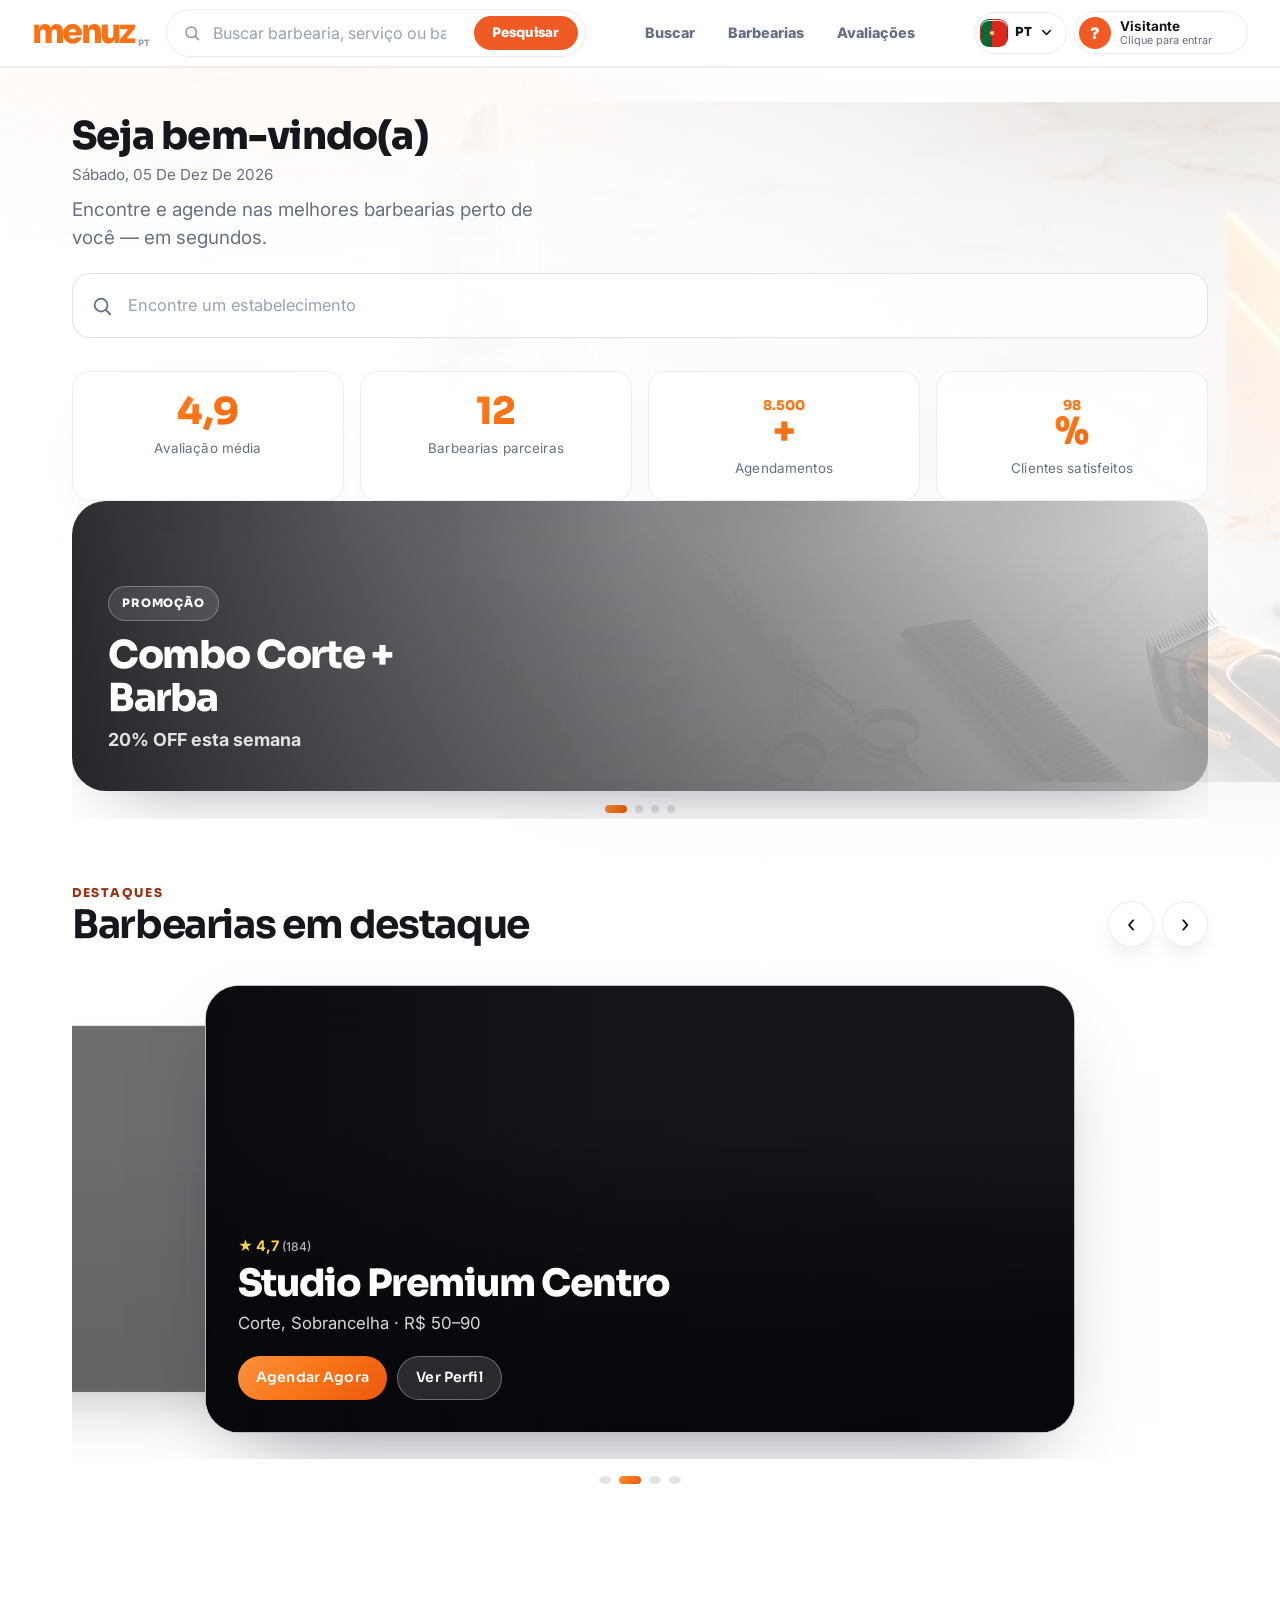
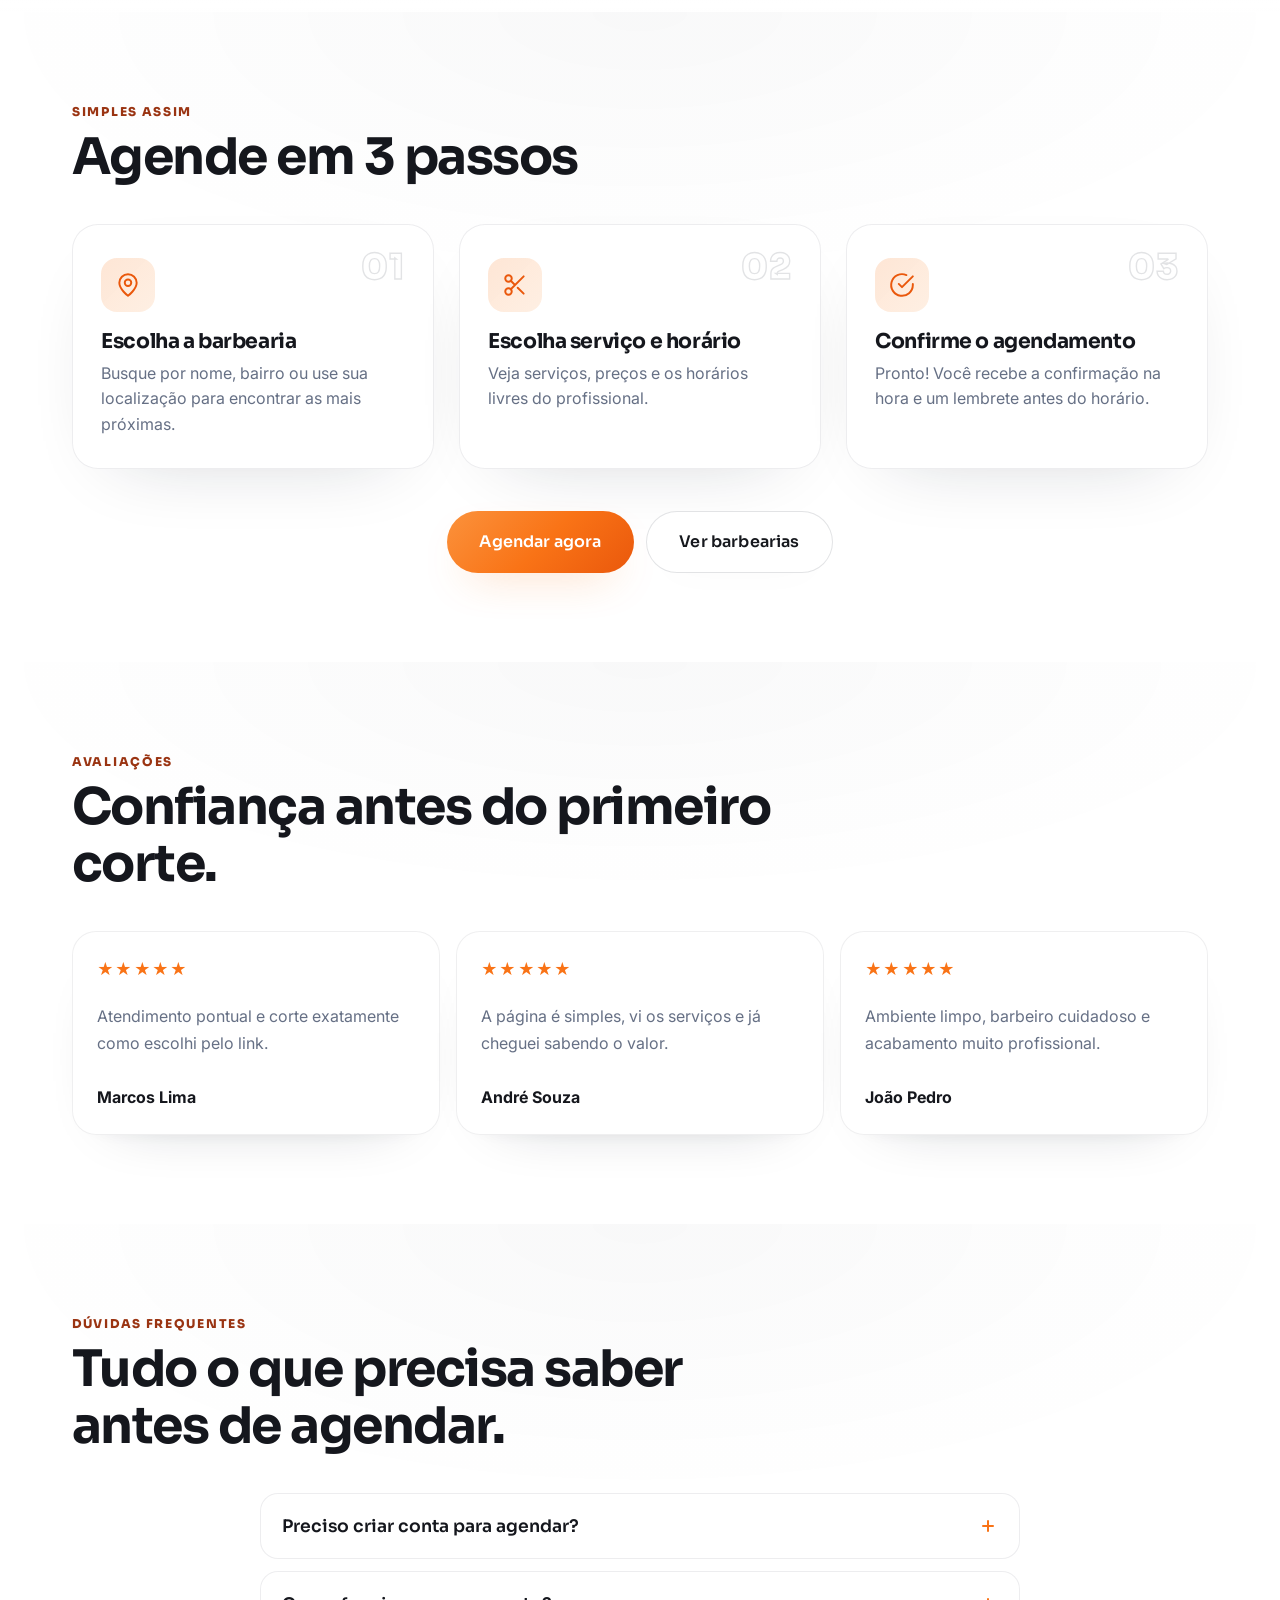
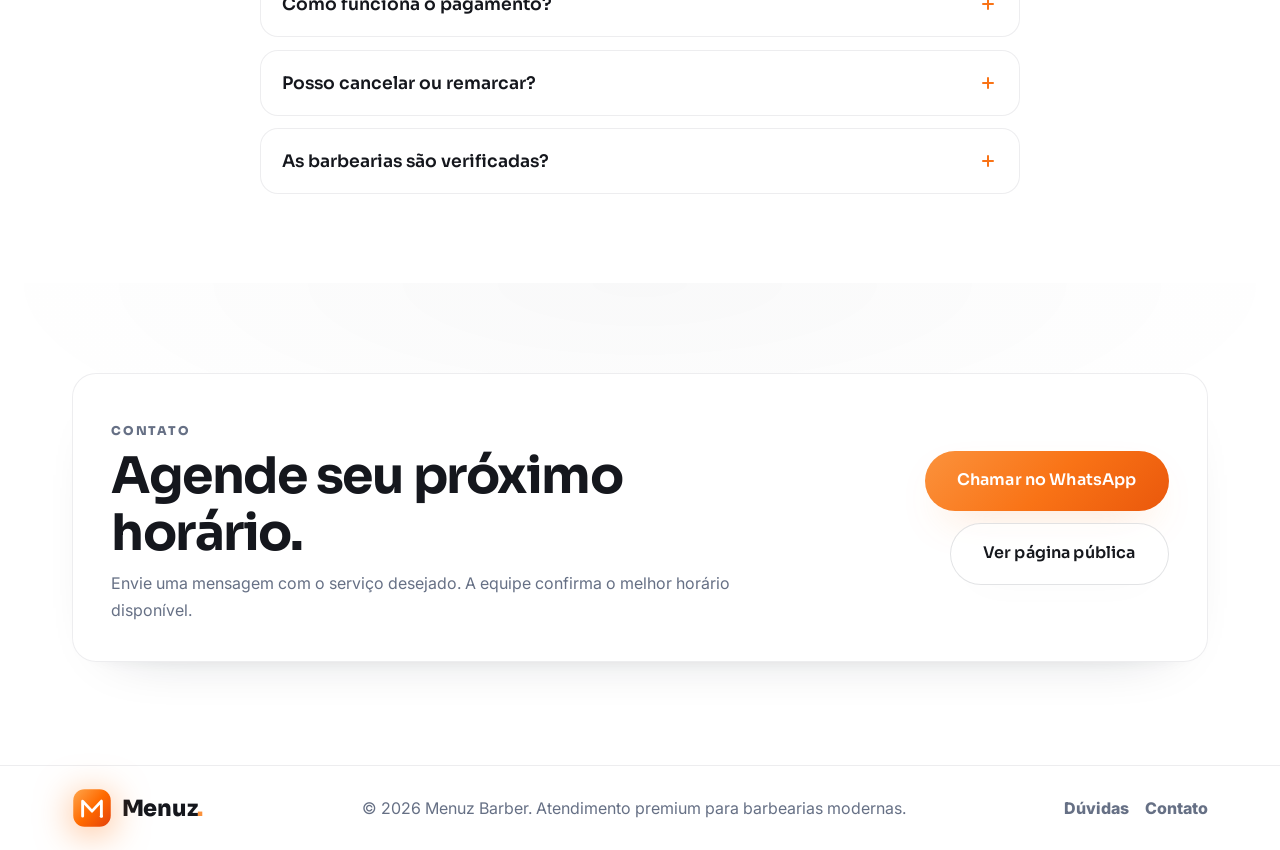
<file: index.html>
<!DOCTYPE html>
<html lang="pt-BR">
<head>
  <meta charset="UTF-8">
  <meta name="viewport" content="width=device-width, initial-scale=1.0">
  <meta name="theme-color" content="#FFFFFF">
  <title>Menuz Barber | Barbearia Premium</title>
  <meta name="description" content="Barbearia premium com agendamento online, serviços masculinos, barbeiros especialistas e atendimento personalizado.">
  <link rel="canonical" href="https://pedrocerqueiracavalcante.github.io/aura-studio-site/">
  <meta property="og:type" content="website">
  <meta property="og:title" content="Menuz Barber | Barbearia Premium">
  <meta property="og:description" content="Agende corte, barba, sobrancelha e pigmentação com uma experiência premium.">
  <meta property="og:image" content="https://pedrocerqueiracavalcante.github.io/aura-studio-site/assets/img/home-menuz-white-barber-bg.png">
  <meta property="og:locale" content="pt_BR">
  <meta property="og:site_name" content="Menuz Barber">
  <meta name="twitter:card" content="summary_large_image">
  <meta name="twitter:title" content="Menuz Barber | Barbearia Premium">
  <meta name="twitter:description" content="Encontre e agende nas melhores barbearias perto de você — em segundos.">
  <meta name="twitter:image" content="https://pedrocerqueiracavalcante.github.io/aura-studio-site/assets/img/home-menuz-white-barber-bg.png">
  <link rel="icon" type="image/svg+xml" href="assets/img/favicon.svg">
  <link rel="apple-touch-icon" href="assets/img/logo.svg">
  <link rel="preconnect" href="https://fonts.googleapis.com">
  <link rel="preconnect" href="https://fonts.gstatic.com" crossorigin>
  <link href="https://fonts.googleapis.com/css2?family=Sora:wght@400;500;600;700;800&family=Inter:wght@400;500;600;700&display=swap" rel="stylesheet">
  <link rel="stylesheet" href="assets/css/styles.css?v=20260729-16">
  <script type="application/ld+json">
  {
    "@context": "https://schema.org",
    "@type": "HairSalon",
    "name": "Menuz Barber",
    "description": "Plataforma para encontrar e agendar nas melhores barbearias perto de você.",
    "url": "https://pedrocerqueiracavalcante.github.io/aura-studio-site/",
    "image": "https://pedrocerqueiracavalcante.github.io/aura-studio-site/assets/img/home-menuz-white-barber-bg.png",
    "priceRange": "R$ 45–70",
    "areaServed": "BR",
    "aggregateRating": {
      "@type": "AggregateRating",
      "ratingValue": "4.9",
      "reviewCount": "327"
    }
  }
  </script>
  <script type="application/ld+json">
  {
    "@context": "https://schema.org",
    "@type": "FAQPage",
    "mainEntity": [
      {
        "@type": "Question",
        "name": "Preciso criar conta para agendar?",
        "acceptedAnswer": { "@type": "Answer", "text": "Você pode explorar as barbearias livremente. Para confirmar um horário, basta um cadastro rápido com nome e telefone." }
      },
      {
        "@type": "Question",
        "name": "Como funciona o pagamento?",
        "acceptedAnswer": { "@type": "Answer", "text": "O pagamento é feito diretamente na barbearia. O Menuz organiza o agendamento; o valor e a forma de pagamento são definidos por cada estabelecimento." }
      },
      {
        "@type": "Question",
        "name": "Posso cancelar ou remarcar?",
        "acceptedAnswer": { "@type": "Answer", "text": "Sim. Pela sua área do cliente você acompanha, cancela ou remarca seus agendamentos a qualquer momento." }
      },
      {
        "@type": "Question",
        "name": "As barbearias são verificadas?",
        "acceptedAnswer": { "@type": "Answer", "text": "Sim. Todas as barbearias parceiras passam por validação e exibem avaliações reais de clientes." }
      }
    ]
  }
  </script>
</head>
<body class="landing-page premium-barber-page">
  <a class="skip-link" href="#main">Ir para o conteúdo</a>

  <header class="site-header premium-header" data-header>
    <div class="container premium-header__inner">
      <a class="ticket-brand" href="#main" aria-label="Menuz">
        <span>menuz</span>
        <small>PT</small>
      </a>

      <form class="ticket-search" role="search" action="empresas-proximas.html" method="get">
        <label class="sr-only" for="ticketSearch" data-i18n="search.label">Pesquisar</label>
        <svg viewBox="0 0 24 24" aria-hidden="true" focusable="false">
          <path d="m21 21-4.35-4.35"></path>
          <circle cx="11" cy="11" r="7"></circle>
        </svg>
        <input id="ticketSearch" name="q" type="search" placeholder="Buscar barbearia, serviço ou bairro">
        <button type="submit" data-i18n="search.button">Pesquisar</button>
      </form>

      <nav class="nav premium-nav" id="primaryNav" aria-label="Navegação principal">
        <ul class="nav__list">
          <li><a class="nav__link" href="#buscar" data-i18n="app.search">Buscar</a></li>
          <li><a class="nav__link" href="empresas-proximas.html">Barbearias</a></li>
          <li><a class="nav__link" href="#avaliacoes" data-i18n="nav.reviews">Avaliações</a></li>
        </ul>
      </nav>

      <div class="premium-header__actions">
        <div class="language-selector" data-language-selector>
          <button class="language-selector__button" type="button" aria-haspopup="true" aria-expanded="false" data-language-trigger data-i18n-aria-label="language.label">
            <span class="language-flag language-flag--pt" data-language-current-flag aria-hidden="true"></span>
            <span class="language-selector__code" data-language-current-code>PT</span>
            <svg viewBox="0 0 20 20" aria-hidden="true" focusable="false">
              <path d="m5 7.5 5 5 5-5"></path>
            </svg>
          </button>
          <div class="language-selector__menu" role="menu" data-language-menu>
            <button type="button" role="menuitemradio" aria-checked="true" data-language-option data-lang="pt">
              <span class="language-flag language-flag--pt" aria-hidden="true"></span>
              <span data-i18n="language.portuguese">Português</span>
            </button>
            <button type="button" role="menuitemradio" aria-checked="false" data-language-option data-lang="en">
              <span class="language-flag language-flag--en" aria-hidden="true"></span>
              <span data-i18n="language.english">English</span>
            </button>
            <button type="button" role="menuitemradio" aria-checked="false" data-language-option data-lang="es">
              <span class="language-flag language-flag--es" aria-hidden="true"></span>
              <span data-i18n="language.spanish">Español</span>
            </button>
            <button type="button" role="menuitemradio" aria-checked="false" data-language-option data-lang="fr">
              <span class="language-flag language-flag--fr" aria-hidden="true"></span>
              <span data-i18n="language.french">Français</span>
            </button>
          </div>
        </div>
        <details class="ticket-user">
          <summary>
            <span class="ticket-help">?</span>
            <span><strong data-i18n="user.guest">Visitante</strong><small data-i18n="user.loginHint">Clique para entrar</small></span>
          </summary>
          <div class="ticket-user__menu">
            <a href="perfil.html">Meu perfil</a>
            <a href="login.html" data-i18n="user.signIn">Entrar</a>
            <a href="login.html?mode=signup" data-i18n="user.signUp">Criar conta</a>
            <a href="barbearia-menuz.html#area" data-i18n="user.schedule">Agendar</a>
          </div>
        </details>
        <button class="nav-toggle" id="navToggle" type="button" aria-label="Abrir menu" aria-expanded="false" aria-controls="primaryNav">
          <span></span><span></span><span></span>
        </button>
      </div>
    </div>
  </header>

  <main id="main">
    <section class="home" id="buscar" aria-labelledby="homeHeroTitle">
      <div class="container">
        <div class="home__welcome" data-reveal>
          <h1 id="homeHeroTitle">Seja bem-vindo(a)</h1>
          <p class="home__date" data-today>—</p>
          <p class="home__lead">Encontre e agende nas melhores barbearias perto de você — em segundos.</p>
        </div>

        <form class="home-find" role="search" action="empresas-proximas.html" method="get">
          <svg viewBox="0 0 24 24" aria-hidden="true" focusable="false">
            <path d="m21 21-4.35-4.35"></path>
            <circle cx="11" cy="11" r="7"></circle>
          </svg>
          <label class="sr-only" for="homeSearch">Encontre um estabelecimento</label>
          <input id="homeSearch" name="q" type="search" placeholder="Encontre um estabelecimento" autocomplete="off">
        </form>

        <!-- Prova social -->
        <ul class="home-stats" data-reveal aria-label="Menuz em números">
          <li class="home-stat">
            <strong data-count="4.9">0</strong>
            <span>Avaliação média</span>
          </li>
          <li class="home-stat">
            <strong data-count="12">0</strong>
            <span>Barbearias parceiras</span>
          </li>
          <li class="home-stat">
            <strong><span data-count="8500">0</span>+</strong>
            <span>Agendamentos</span>
          </li>
          <li class="home-stat">
            <strong><span data-count="98">0</span>%</strong>
            <span>Clientes satisfeitos</span>
          </li>
        </ul>

        <!-- Carrossel de destaques (auto) -->
        <section class="promo-carousel" data-promo-carousel aria-label="Destaques">
          <ul class="promo-track" data-promo-track>
            <li class="promo-card promo-card--a"><span class="promo-card__tag">Promoção</span><h3>Combo Corte + Barba</h3><p>20% OFF esta semana</p></li>
            <li class="promo-card promo-card--b"><span class="promo-card__tag">Em alta</span><h3>Fades &amp; Undercut</h3><p>Os cortes mais pedidos</p></li>
            <li class="promo-card promo-card--d"><span class="promo-card__tag">Novidade</span><h3>Novas barbearias</h3><p>Recém-chegadas perto de você</p></li>
            <li class="promo-card promo-card--e"><span class="promo-card__tag">Cupom</span><h3>1º corte com desconto</h3><p>Use o app e economize</p></li>
          </ul>
          <div class="promo-dots" data-promo-dots role="tablist" aria-label="Selecionar destaque"></div>
        </section>

        <!-- Carrossel premium de barbearias em destaque (coverflow) -->
        <section class="hs" aria-label="Barbearias em destaque">
          <div class="hs__head">
            <div><p class="premium-eyebrow">Destaques</p><h2>Barbearias em destaque</h2></div>
            <div class="hs__nav">
              <button class="hs-arrow" type="button" data-hs-prev aria-label="Anterior">‹</button>
              <button class="hs-arrow" type="button" data-hs-next aria-label="Próxima">›</button>
            </div>
          </div>
          <div class="hs-stage" data-hs-stage>
            <ul class="hs-track" data-hs-track></ul>
          </div>
          <div class="hs-dots" data-hs-dots role="tablist" aria-label="Selecionar barbearia"></div>
        </section>

      </div>
    </section>

    <section class="premium-section how" id="como-funciona" aria-labelledby="howTitle">
      <div class="container">
        <div class="premium-section__head" data-reveal>
          <p class="premium-eyebrow">Simples assim</p>
          <h2 id="howTitle">Agende em 3 passos</h2>
        </div>
        <ol class="how__steps">
          <li class="how__step" data-reveal>
            <span class="how__num" aria-hidden="true">01</span>
            <span class="how__icon" aria-hidden="true">
              <svg viewBox="0 0 24 24" fill="none" stroke="currentColor" stroke-width="1.8" stroke-linecap="round" stroke-linejoin="round"><path d="M20 10c0 6-8 12-8 12s-8-6-8-12a8 8 0 0 1 16 0Z"/><circle cx="12" cy="10" r="3"/></svg>
            </span>
            <h3>Escolha a barbearia</h3>
            <p>Busque por nome, bairro ou use sua localização para encontrar as mais próximas.</p>
          </li>
          <li class="how__step" data-reveal data-reveal-delay="90">
            <span class="how__num" aria-hidden="true">02</span>
            <span class="how__icon" aria-hidden="true">
              <svg viewBox="0 0 24 24" fill="none" stroke="currentColor" stroke-width="1.8" stroke-linecap="round" stroke-linejoin="round"><circle cx="6" cy="6" r="3"/><circle cx="6" cy="18" r="3"/><path d="M20 4 8.12 15.88M14.47 14.48 20 20M8.12 8.12 12 12"/></svg>
            </span>
            <h3>Escolha serviço e horário</h3>
            <p>Veja serviços, preços e os horários livres do profissional.</p>
          </li>
          <li class="how__step" data-reveal data-reveal-delay="180">
            <span class="how__num" aria-hidden="true">03</span>
            <span class="how__icon" aria-hidden="true">
              <svg viewBox="0 0 24 24" fill="none" stroke="currentColor" stroke-width="1.8" stroke-linecap="round" stroke-linejoin="round"><path d="M22 11.08V12a10 10 0 1 1-5.93-9.14"/><path d="m9 11 3 3L22 4"/></svg>
            </span>
            <h3>Confirme o agendamento</h3>
            <p>Pronto! Você recebe a confirmação na hora e um lembrete antes do horário.</p>
          </li>
        </ol>
        <div class="how__cta" data-reveal>
          <a class="btn btn--primary btn--lg" href="barbearia-menuz.html#area">Agendar agora</a>
          <a class="btn btn--ghost btn--lg" href="#estabelecimentos">Ver barbearias</a>
        </div>
      </div>
    </section>

    <section class="premium-section home-reviews" id="avaliacoes">
      <div class="container">
        <div class="premium-section__head" data-reveal>
          <p class="premium-eyebrow" data-i18n="reviews.eyebrow">Avaliações</p>
          <h2 data-i18n="reviews.title">Confiança antes do primeiro corte.</h2>
        </div>
        <div class="premium-grid premium-grid--three">
          <article class="review-card" data-reveal><span>★★★★★</span><p data-i18n="reviews.card1">Atendimento pontual e corte exatamente como escolhi pelo link.</p><strong>Marcos Lima</strong></article>
          <article class="review-card" data-reveal><span>★★★★★</span><p data-i18n="reviews.card2">A página é simples, vi os serviços e já cheguei sabendo o valor.</p><strong>André Souza</strong></article>
          <article class="review-card" data-reveal><span>★★★★★</span><p data-i18n="reviews.card3">Ambiente limpo, barbeiro cuidadoso e acabamento muito profissional.</p><strong>João Pedro</strong></article>
        </div>
      </div>
    </section>

    <section class="premium-section faq" id="faq" aria-labelledby="faqTitle">
      <div class="container">
        <div class="premium-section__head" data-reveal>
          <p class="premium-eyebrow">Dúvidas frequentes</p>
          <h2 id="faqTitle">Tudo o que precisa saber antes de agendar.</h2>
        </div>
        <div class="faq__list" data-reveal>
          <details class="faq__item">
            <summary>Preciso criar conta para agendar?<span class="faq__icon" aria-hidden="true"></span></summary>
            <p>Você pode explorar as barbearias livremente. Para confirmar um horário, basta um cadastro rápido com nome e telefone.</p>
          </details>
          <details class="faq__item">
            <summary>Como funciona o pagamento?<span class="faq__icon" aria-hidden="true"></span></summary>
            <p>O pagamento é feito diretamente na barbearia. O Menuz organiza o agendamento; o valor e a forma de pagamento são definidos por cada estabelecimento.</p>
          </details>
          <details class="faq__item">
            <summary>Posso cancelar ou remarcar?<span class="faq__icon" aria-hidden="true"></span></summary>
            <p>Sim. Pela sua área do cliente você acompanha, cancela ou remarca seus agendamentos a qualquer momento.</p>
          </details>
          <details class="faq__item">
            <summary>As barbearias são verificadas?<span class="faq__icon" aria-hidden="true"></span></summary>
            <p>Sim. Todas as barbearias parceiras passam por validação e exibem avaliações reais de clientes.</p>
          </details>
        </div>
      </div>
    </section>

    <section class="premium-section premium-contact" id="contato">
      <div class="container">
        <div class="contact-panel" data-reveal>
          <div>
            <p class="premium-eyebrow" data-i18n="contact.eyebrow">Contato</p>
            <h2 data-i18n="contact.title">Agende seu próximo horário.</h2>
            <p data-i18n="contact.text">Envie uma mensagem com o serviço desejado. A equipe confirma o melhor horário disponível.</p>
          </div>
          <div class="contact-panel__actions">
            <a class="btn btn--primary btn--lg" href="https://wa.me/5531999999999?text=Olá! Quero agendar um horário na Barbearia Menuz." data-i18n="contact.whatsapp">Chamar no WhatsApp</a>
            <a class="btn btn--ghost btn--lg" href="barbearia-menuz.html" data-i18n="contact.publicPage">Ver página pública</a>
          </div>
        </div>
      </div>
    </section>
  </main>

  <footer class="footer premium-footer">
    <div class="container premium-footer__inner">
      <a class="brand" href="#main" aria-label="Menuz Barber">
        <img class="brand__mark" src="assets/img/logo.svg" alt="" width="40" height="40">
        <span class="brand__name">Menuz<span class="brand__dot">.</span></span>
      </a>
      <p data-i18n="footer.copy">© 2026 Menuz Barber. Atendimento premium para barbearias modernas.</p>
      <div class="premium-footer__links">
        <a href="#faq">Dúvidas</a>
        <a href="#contato" data-i18n="nav.contact">Contato</a>
      </div>
    </div>
  </footer>

  <button class="to-top" id="toTop" type="button" aria-label="Voltar ao topo" data-i18n-aria-label="toTop.label">↑</button>
  <script src="assets/js/main.js?v=20260728-11" defer></script>
</body>
</html>
</file>
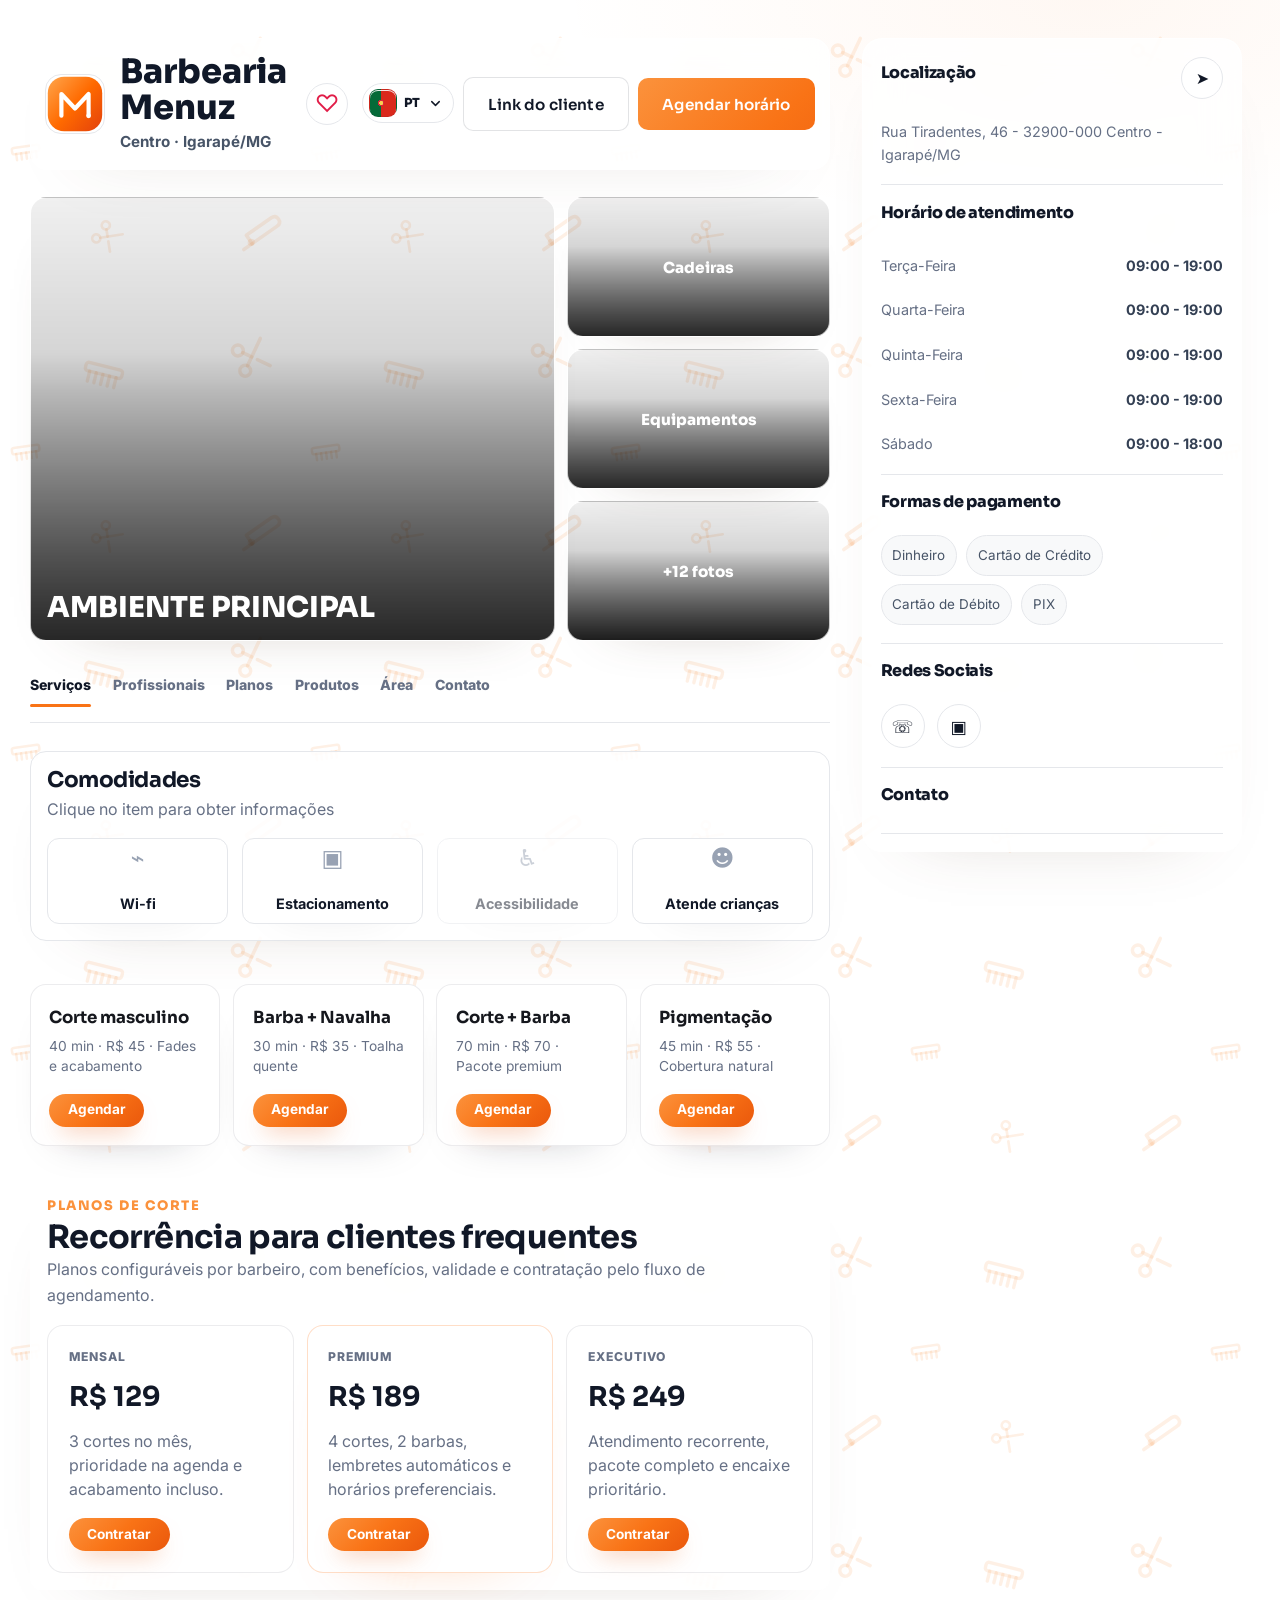
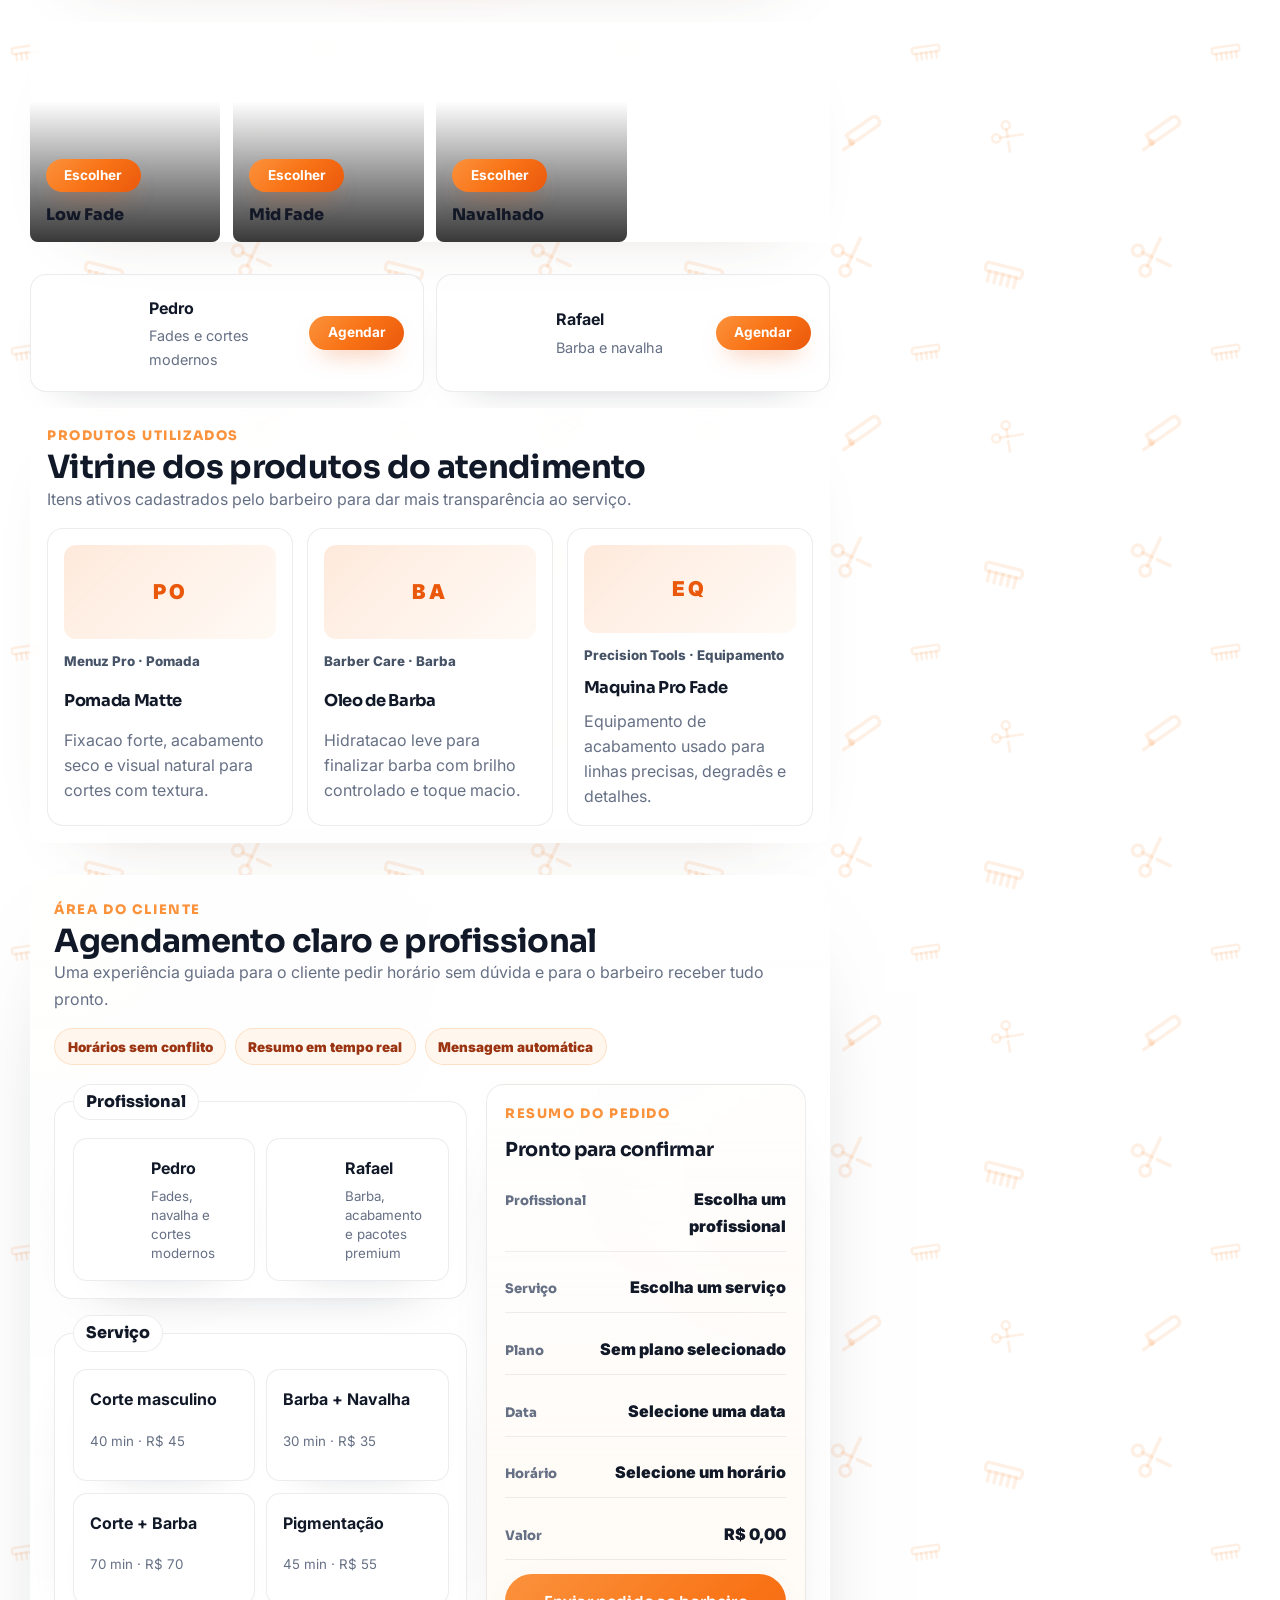
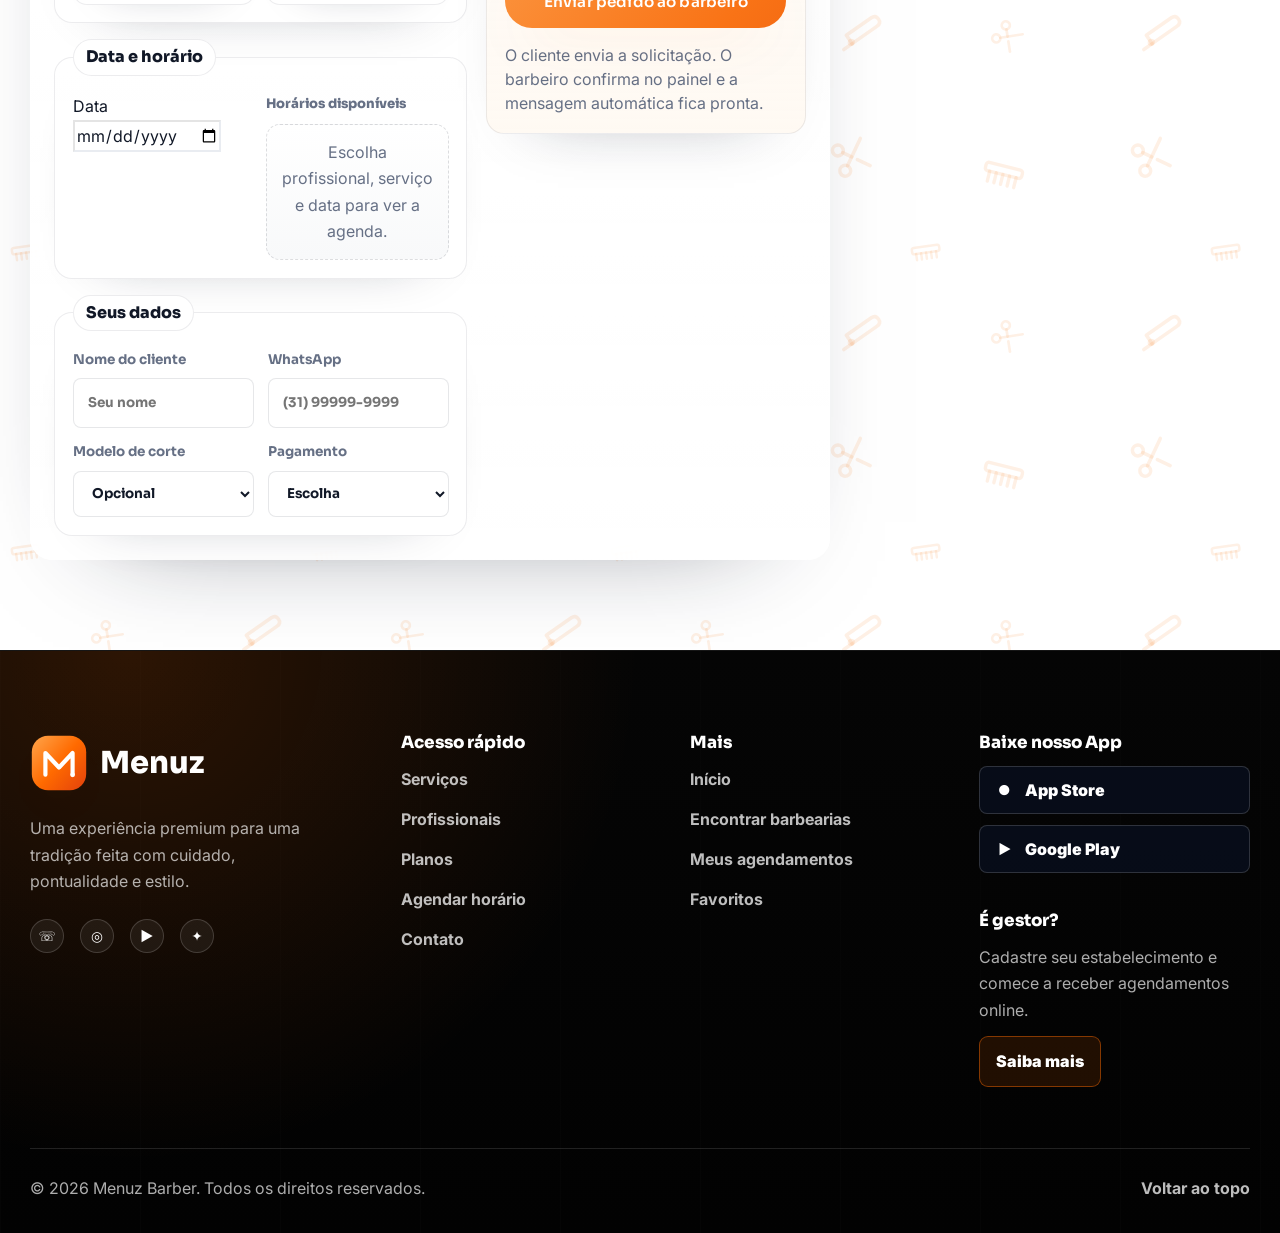
<file: barbearia-menuz.html>
﻿<!DOCTYPE html>
<html lang="pt-BR">
<head>
  <meta charset="UTF-8">
  <meta name="viewport" content="width=device-width, initial-scale=1.0">
  <meta name="theme-color" content="#FFFFFF">
  <title>Barbearia Menuz</title>
  <meta name="description" content="Perfil público premium da Barbearia Menuz com serviços, planos, profissionais, galeria e agendamento online.">
  <link rel="icon" type="image/svg+xml" href="assets/img/favicon.svg">
  <link rel="preconnect" href="https://fonts.googleapis.com">
  <link rel="preconnect" href="https://fonts.gstatic.com" crossorigin>
  <link href="https://fonts.googleapis.com/css2?family=Sora:wght@400;500;600;700;800&family=Inter:wght@400;500;600;700&display=swap" rel="stylesheet">
  <link rel="stylesheet" href="assets/css/styles.css?v=20260729-16">
</head>
<body class="public-page public-premium-profile">
  <main class="public-shell">
    <section class="public-main">
      <header class="public-head public-head--profile">
        <div class="public-profile-mark">
          <img src="assets/img/logo.svg" alt="" width="62" height="62">
        </div>
        <div class="public-profile-copy">
          <h1>Barbearia Menuz</h1>
          <div class="public-rating-line">
            <strong>Centro · Igarapé/MG</strong>
          </div>
        </div>
        <button class="public-favorite" type="button" aria-label="Favoritar perfil" aria-pressed="false" data-favorite-profile>♡</button>
        <div class="public-head__actions">
          <div class="language-selector language-selector--compact" data-language-selector>
            <button class="language-selector__button" type="button" aria-haspopup="true" aria-expanded="false" data-language-trigger data-i18n-aria-label="language.label">
              <span class="language-flag language-flag--pt" data-language-current-flag aria-hidden="true"></span>
              <span class="language-selector__code" data-language-current-code>PT</span>
              <svg viewBox="0 0 20 20" aria-hidden="true" focusable="false">
                <path d="m5 7.5 5 5 5-5"></path>
              </svg>
            </button>
            <div class="language-selector__menu" role="menu" data-language-menu>
              <button type="button" role="menuitemradio" aria-checked="true" data-language-option data-lang="pt">
                <span class="language-flag language-flag--pt" aria-hidden="true"></span>
                <span data-i18n="language.portuguese">Português</span>
              </button>
              <button type="button" role="menuitemradio" aria-checked="false" data-language-option data-lang="en">
                <span class="language-flag language-flag--en" aria-hidden="true"></span>
                <span data-i18n="language.english">English</span>
              </button>
              <button type="button" role="menuitemradio" aria-checked="false" data-language-option data-lang="es">
                <span class="language-flag language-flag--es" aria-hidden="true"></span>
                <span data-i18n="language.spanish">Español</span>
              </button>
              <button type="button" role="menuitemradio" aria-checked="false" data-language-option data-lang="fr">
                <span class="language-flag language-flag--fr" aria-hidden="true"></span>
                <span data-i18n="language.french">Français</span>
              </button>
            </div>
          </div>
          <a class="btn btn--ghost" href="#link-cliente">Link do cliente</a>
          <a class="btn btn--primary" href="#area">Agendar horário</a>
        </div>
      </header>

      <div class="public-gallery">
        <button class="public-photo public-photo--large bg-shop-main" type="button" data-lightbox="Ambiente principal"><span>Rua: Tiradentes, 48<br>Centro - Igarapé</span></button>
        <button class="public-photo bg-shop-chair" type="button" data-lightbox="Cadeiras"><span>Cadeiras</span></button>
        <button class="public-photo bg-shop-tools" type="button" data-lightbox="Equipamentos"><span>Equipamentos</span></button>
        <button class="public-photo bg-shop-cards" type="button" data-lightbox="Galeria"><span>+12 fotos</span></button>
      </div>

      <nav class="public-tabs">
        <a href="#servicos">Serviços</a>
        <a href="#profissionais">Profissionais</a>
        <a href="#planos">Planos</a>
        <a href="#produtos">Produtos</a>
        <a href="#area">Área</a>
        <a href="#contato">Contato</a>
      </nav>

      <section class="amenities-section" id="servicos" aria-labelledby="amenitiesTitle">
        <div>
          <h2 id="amenitiesTitle">Comodidades</h2>
          <p>Clique no item para obter informações</p>
        </div>
        <div class="amenities-grid">
          <button type="button" data-ui-feedback="Wi-fi disponível para clientes."><span aria-hidden="true">⌁</span><strong>Wi-fi</strong></button>
          <button type="button" data-ui-feedback="Estacionamento disponível próximo ao endereço."><span aria-hidden="true">▣</span><strong>Estacionamento</strong></button>
          <button type="button" disabled><span aria-hidden="true">♿</span><strong>Acessibilidade</strong></button>
          <button type="button" data-ui-feedback="A barbearia atende crianças com acompanhamento."><span aria-hidden="true">☻</span><strong>Atende crianças</strong></button>
        </div>
      </section>

      <div class="public-profile-sections">
      <section class="quick-service-grid" id="servicos-lista">
        <article><strong>Corte masculino</strong><span>40 min · R$ 45 · Fades e acabamento</span><a href="#area" data-pick-service="Corte masculino">Agendar</a></article>
        <article><strong>Barba + Navalha</strong><span>30 min · R$ 35 · Toalha quente</span><a href="#area" data-pick-service="Barba + Navalha">Agendar</a></article>
        <article><strong>Corte + Barba</strong><span>70 min · R$ 70 · Pacote premium</span><a href="#area" data-pick-service="Corte + Barba">Agendar</a></article>
        <article><strong>Pigmentação</strong><span>45 min · R$ 55 · Cobertura natural</span><a href="#area" data-pick-service="Pigmentação">Agendar</a></article>
      </section>

      <section class="cut-plan-grid" id="planos" aria-labelledby="plansTitle">
        <div class="section-heading section-heading--compact">
          <p class="minimal-kicker">Planos de corte</p>
          <h2 id="plansTitle">Recorrência para clientes frequentes</h2>
          <span>Planos configuráveis por barbeiro, com benefícios, validade e contratação pelo fluxo de agendamento.</span>
        </div>
        <div class="plan-options">
          <article>
            <span>Mensal</span>
            <strong>R$ 129</strong>
            <p>3 cortes no mês, prioridade na agenda e acabamento incluso.</p>
            <button type="button" data-pick-plan="Plano Mensal" data-pick-service="Corte masculino">Contratar</button>
          </article>
          <article class="is-featured">
            <span>Premium</span>
            <strong>R$ 189</strong>
            <p>4 cortes, 2 barbas, lembretes automáticos e horários preferenciais.</p>
            <button type="button" data-pick-plan="Plano Premium" data-pick-service="Corte + Barba">Contratar</button>
          </article>
          <article>
            <span>Executivo</span>
            <strong>R$ 249</strong>
            <p>Atendimento recorrente, pacote completo e encaixe prioritário.</p>
            <button type="button" data-pick-plan="Plano Executivo" data-pick-service="Corte + Barba">Contratar</button>
          </article>
        </div>
      </section>

      <section class="quick-cuts-grid" id="cortes">
        <article class="cp-lowfade"><span>Low Fade</span><button type="button" data-pick-cut="Low Fade">Escolher</button></article>
        <article class="cp-midfade"><span>Mid Fade</span><button type="button" data-pick-cut="Mid Fade">Escolher</button></article>
        <article class="cp-navalha"><span>Navalhado</span><button type="button" data-pick-cut="Navalhado">Escolher</button></article>
      </section>

      <section class="public-barbers" id="profissionais">
        <article>
          <div class="bg-barber-1"></div>
          <p><strong>Pedro</strong><span>Fades e cortes modernos</span></p>
          <button type="button" data-pick-barber="Pedro">Agendar</button>
        </article>
        <article>
          <div class="bg-barber-2"></div>
          <p><strong>Rafael</strong><span>Barba e navalha</span></p>
          <button type="button" data-pick-barber="Rafael">Agendar</button>
        </article>
      </section>

      <section class="public-products" id="produtos" aria-labelledby="productsTitle">
        <div class="section-heading section-heading--compact">
          <p class="minimal-kicker">Produtos utilizados</p>
          <h2 id="productsTitle">Vitrine dos produtos do atendimento</h2>
          <span>Itens ativos cadastrados pelo barbeiro para dar mais transparência ao serviço.</span>
        </div>
        <div class="public-products-grid" data-public-products></div>
      </section>

      <section class="client-link-panel" id="link-cliente" aria-labelledby="clientLinkTitle">
        <div class="client-link-panel__main">
          <p class="minimal-kicker">Link para cliente</p>
          <h2 id="clientLinkTitle">Uma área pronta para enviar</h2>
          <span>O cliente entra, escolhe profissional, serviço, data e horário. O barbeiro recebe o pedido organizado no painel.</span>
          <div class="client-link-copy">
            <code data-public-link>barbearia-menuz.html#area</code>
            <button type="button" data-copy-public-link>Copiar link</button>
          </div>
        </div>
        <div class="client-link-panel__side">
          <strong>Experiência do cliente</strong>
          <p>Visual limpo, escolhas guiadas, resumo em tempo real e confirmação simples.</p>
          <a class="btn btn--primary btn--block" href="#" data-whatsapp-share>Enviar pelo WhatsApp</a>
        </div>
      </section>

      <section class="booking-steps" aria-label="Área de atendimento">
        <article><span>1</span><div><strong>Cliente escolhe pelo link</strong><small>Profissional, serviço e plano ficam em cartões claros.</small></div></article>
        <article><span>2</span><div><strong>Agenda sem conflito</strong><small>Os horários aparecem conforme disponibilidade real.</small></div></article>
        <article><span>3</span><div><strong>Pedido chega organizado</strong><small>O barbeiro confirma no painel e envia a resposta.</small></div></article>
      </section>

      <section class="schedule-card" id="area" aria-labelledby="scheduleTitle">
        <div class="section-heading section-heading--compact">
          <p class="minimal-kicker">Área do cliente</p>
          <h2 id="scheduleTitle">Agendamento claro e profissional</h2>
          <span>Uma experiência guiada para o cliente pedir horário sem dúvida e para o barbeiro receber tudo pronto.</span>
        </div>
        <div class="booking-helper-strip" aria-label="Benefícios do agendamento">
          <span>Horários sem conflito</span>
          <span>Resumo em tempo real</span>
          <span>Mensagem automática</span>
        </div>

        <form class="booking-flow" data-booking-form>
          <div class="booking-flow__main">
            <fieldset class="booking-step-card">
              <legend>Profissional</legend>
              <div class="choice-grid choice-grid--barbers">
                <button type="button" data-choice-field="barber" data-choice-value="Pedro">
                  <span class="choice-avatar bg-barber-1"></span>
                  <strong>Pedro</strong>
                  <small>Fades, navalha e cortes modernos</small>
                </button>
                <button type="button" data-choice-field="barber" data-choice-value="Rafael">
                  <span class="choice-avatar bg-barber-2"></span>
                  <strong>Rafael</strong>
                  <small>Barba, acabamento e pacotes premium</small>
                </button>
              </div>
            </fieldset>

            <fieldset class="booking-step-card">
              <legend>Serviço</legend>
              <div class="choice-grid" data-service-choices>
                <button type="button" data-choice-field="service" data-choice-value="Corte masculino" data-price="45" data-minutes="40"><strong>Corte masculino</strong><small>40 min · R$ 45</small></button>
                <button type="button" data-choice-field="service" data-choice-value="Barba + Navalha" data-price="35" data-minutes="30"><strong>Barba + Navalha</strong><small>30 min · R$ 35</small></button>
                <button type="button" data-choice-field="service" data-choice-value="Corte + Barba" data-price="70" data-minutes="70"><strong>Corte + Barba</strong><small>70 min · R$ 70</small></button>
                <button type="button" data-choice-field="service" data-choice-value="Pigmentação" data-price="55" data-minutes="45"><strong>Pigmentação</strong><small>45 min · R$ 55</small></button>
              </div>
            </fieldset>

            <fieldset class="booking-step-card booking-step-card--inline">
              <legend>Data e horário</legend>
              <label>
                Data
                <input name="date" type="date" required>
              </label>
              <div class="time-slot-wrap">
                <span>Horários disponíveis</span>
                <div class="time-slot-grid" data-time-slots aria-live="polite"></div>
              </div>
            </fieldset>

            <fieldset class="booking-step-card">
              <legend>Seus dados</legend>
              <div class="schedule-form schedule-form--embedded">
                <label>
                  Nome do cliente
                  <input name="client" type="text" placeholder="Seu nome" autocomplete="name" required>
                </label>
                <label>
                  WhatsApp
                  <input name="phone" type="tel" placeholder="(31) 99999-9999" autocomplete="tel" required>
                </label>
                <label>
                  Modelo de corte
                  <select name="cut">
                    <option value="">Opcional</option>
                    <option>Low Fade</option>
                    <option>Mid Fade</option>
                    <option>High Fade</option>
                    <option>Buzz Cut</option>
                    <option>Navalhado</option>
                  </select>
                </label>
                <label>
                  Pagamento
                  <select name="payment" required>
                    <option value="">Escolha</option>
                    <option>PIX</option>
                    <option>Dinheiro</option>
                    <option>Cartão de Crédito</option>
                    <option>Cartão de Débito</option>
                  </select>
                </label>
              </div>
            </fieldset>
          </div>

          <aside class="booking-summary" aria-label="Resumo do agendamento">
            <span class="minimal-kicker">Resumo do pedido</span>
            <h3>Pronto para confirmar</h3>
            <dl data-booking-summary>
              <div><dt>Profissional</dt><dd data-summary-barber>Escolha um profissional</dd></div>
              <div><dt>Serviço</dt><dd data-summary-service>Escolha um serviço</dd></div>
              <div><dt>Plano</dt><dd data-summary-plan>Sem plano selecionado</dd></div>
              <div><dt>Data</dt><dd data-summary-date>Selecione uma data</dd></div>
              <div><dt>Horário</dt><dd data-summary-time>Selecione um horário</dd></div>
              <div><dt>Valor</dt><dd data-summary-price>R$ 0,00</dd></div>
            </dl>
            <input name="barber" type="hidden" required>
            <input name="service" type="hidden" required>
            <input name="time" type="hidden" required data-time-select>
            <input name="plan" type="hidden">
            <button class="btn btn--primary btn--block" type="submit">Enviar pedido ao barbeiro</button>
            <p>O cliente envia a solicitação. O barbeiro confirma no painel e a mensagem automática fica pronta.</p>
          </aside>
        </form>
        <div class="booking-success" data-booking-success hidden></div>
      </section>

      </div>
    </section>

    <aside class="public-side" id="contato">
      <section>
        <div class="side-heading-row">
          <h2>Localização</h2>
          <a class="side-map-action" href="https://maps.google.com/?q=Rua%20Tiradentes%2048%20Igarape%20MG" target="_blank" rel="noopener" aria-label="Abrir localização no mapa">➤</a>
        </div>
        <p>Rua Tiradentes, 46 - 32900-000 Centro -<br>Igarapé/MG</p>
      </section>
      <section>
        <h2>Horário de atendimento</h2>
        <p><span>Terça-Feira</span><strong>09:00 - 19:00</strong></p>
        <p><span>Quarta-Feira</span><strong>09:00 - 19:00</strong></p>
        <p><span>Quinta-Feira</span><strong>09:00 - 19:00</strong></p>
        <p><span>Sexta-Feira</span><strong>09:00 - 19:00</strong></p>
        <p><span>Sábado</span><strong>09:00 - 18:00</strong></p>
      </section>
      <section>
        <h2>Formas de pagamento</h2>
        <div><span>Dinheiro</span><span>Cartão de Crédito</span><span>Cartão de Débito</span><span>PIX</span></div>
      </section>
      <section>
        <h2>Redes Sociais</h2>
        <div class="public-socials" aria-label="Redes sociais da barbearia">
          <a href="https://wa.me/5531999999999" target="_blank" rel="noopener" aria-label="WhatsApp">☏</a>
          <a href="https://www.instagram.com/" target="_blank" rel="noopener" aria-label="Instagram">▣</a>
        </div>
      </section>
      <section>
        <h2>Contato</h2>
      </section>
    </aside>
  </main>

  <footer class="public-menuz-footer" aria-labelledby="publicFooterTitle">
    <div class="public-menuz-footer__inner">
      <section class="public-menuz-footer__brand" aria-labelledby="publicFooterTitle">
        <a class="public-menuz-footer__logo" href="barbearia-menuz.html" aria-label="Barbearia Menuz">
          <img src="assets/img/logo.svg" alt="" width="58" height="58">
          <span id="publicFooterTitle">Menuz</span>
        </a>
        <p>Uma experiência premium para uma tradição feita com cuidado, pontualidade e estilo.</p>
        <div class="public-menuz-footer__socials" aria-label="Redes sociais">
          <a href="https://wa.me/5531999999999" target="_blank" rel="noopener" aria-label="WhatsApp">☏</a>
          <a href="https://www.instagram.com/" target="_blank" rel="noopener" aria-label="Instagram">◎</a>
          <a href="https://www.youtube.com/" target="_blank" rel="noopener" aria-label="YouTube">▶</a>
          <a href="#contato" aria-label="Contato">✦</a>
        </div>
      </section>

      <nav class="public-menuz-footer__col" aria-label="Acesso rápido">
        <h2>Acesso rápido</h2>
        <a href="#servicos">Serviços</a>
        <a href="#profissionais">Profissionais</a>
        <a href="#planos">Planos</a>
        <a href="#area">Agendar horário</a>
        <a href="#contato">Contato</a>
      </nav>

      <nav class="public-menuz-footer__col" aria-label="Mais informações">
        <h2>Mais</h2>
        <a href="index.html">Início</a>
        <a href="encontrar-barbearias.html">Encontrar barbearias</a>
        <a href="login.html">Meus agendamentos</a>
        <a href="perfil.html">Favoritos</a>
      </nav>

      <section class="public-menuz-footer__app" aria-labelledby="footerAppTitle">
        <h2 id="footerAppTitle">Baixe nosso App</h2>
        <div class="public-menuz-footer__store">
          <a href="#" aria-label="Baixar na App Store"><span aria-hidden="true">●</span>App Store</a>
          <a href="#" aria-label="Baixar no Google Play"><span aria-hidden="true">▶</span>Google Play</a>
        </div>
        <div class="public-menuz-footer__manager">
          <h3>É gestor?</h3>
          <p>Cadastre seu estabelecimento e comece a receber agendamentos online.</p>
          <a href="dashboard.html">Saiba mais</a>
        </div>
      </section>
    </div>
    <div class="public-menuz-footer__bottom">
      <p>© 2026 Menuz Barber. Todos os direitos reservados.</p>
      <a href="#servicos">Voltar ao topo</a>
    </div>
  </footer>

  <div class="lightbox" id="lightbox" aria-hidden="true">
    <button class="lightbox__close" type="button" data-lightbox-close aria-label="Fechar imagem">×</button>
    <div class="lightbox__image" id="lightboxImage" role="img"></div>
    <p id="lightboxCaption"></p>
  </div>

  <!-- Barra fixa de agendamento -->
  <div class="book-bar" data-book-bar aria-hidden="true">
    <div class="book-bar__info">
      <strong>Barbearia Menuz</strong>
      <span>Serviços a partir de R$ 35</span>
    </div>
    <a class="btn btn--primary" href="#area" data-book-cta>Agendar horário</a>
  </div>

  <script src="assets/js/main.js?v=20260728-13" defer></script>
</body>
</html>
</file>
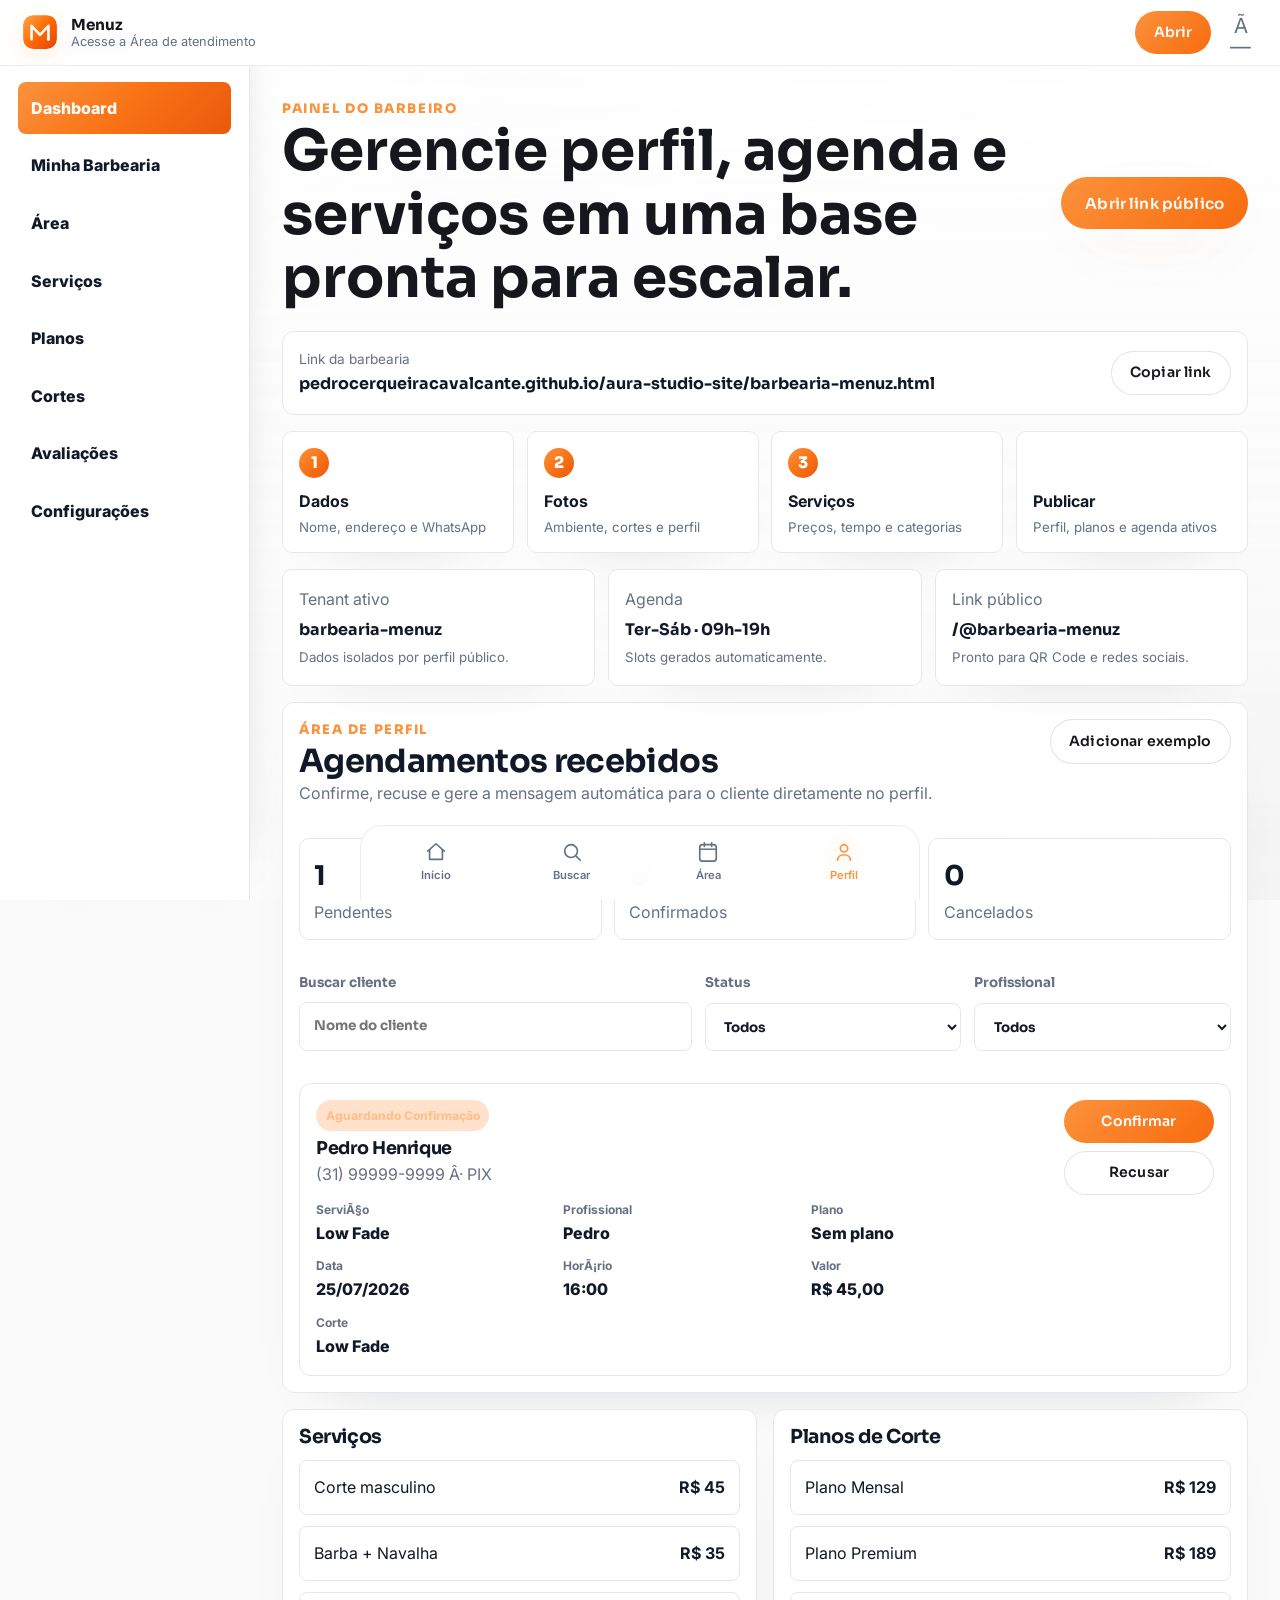
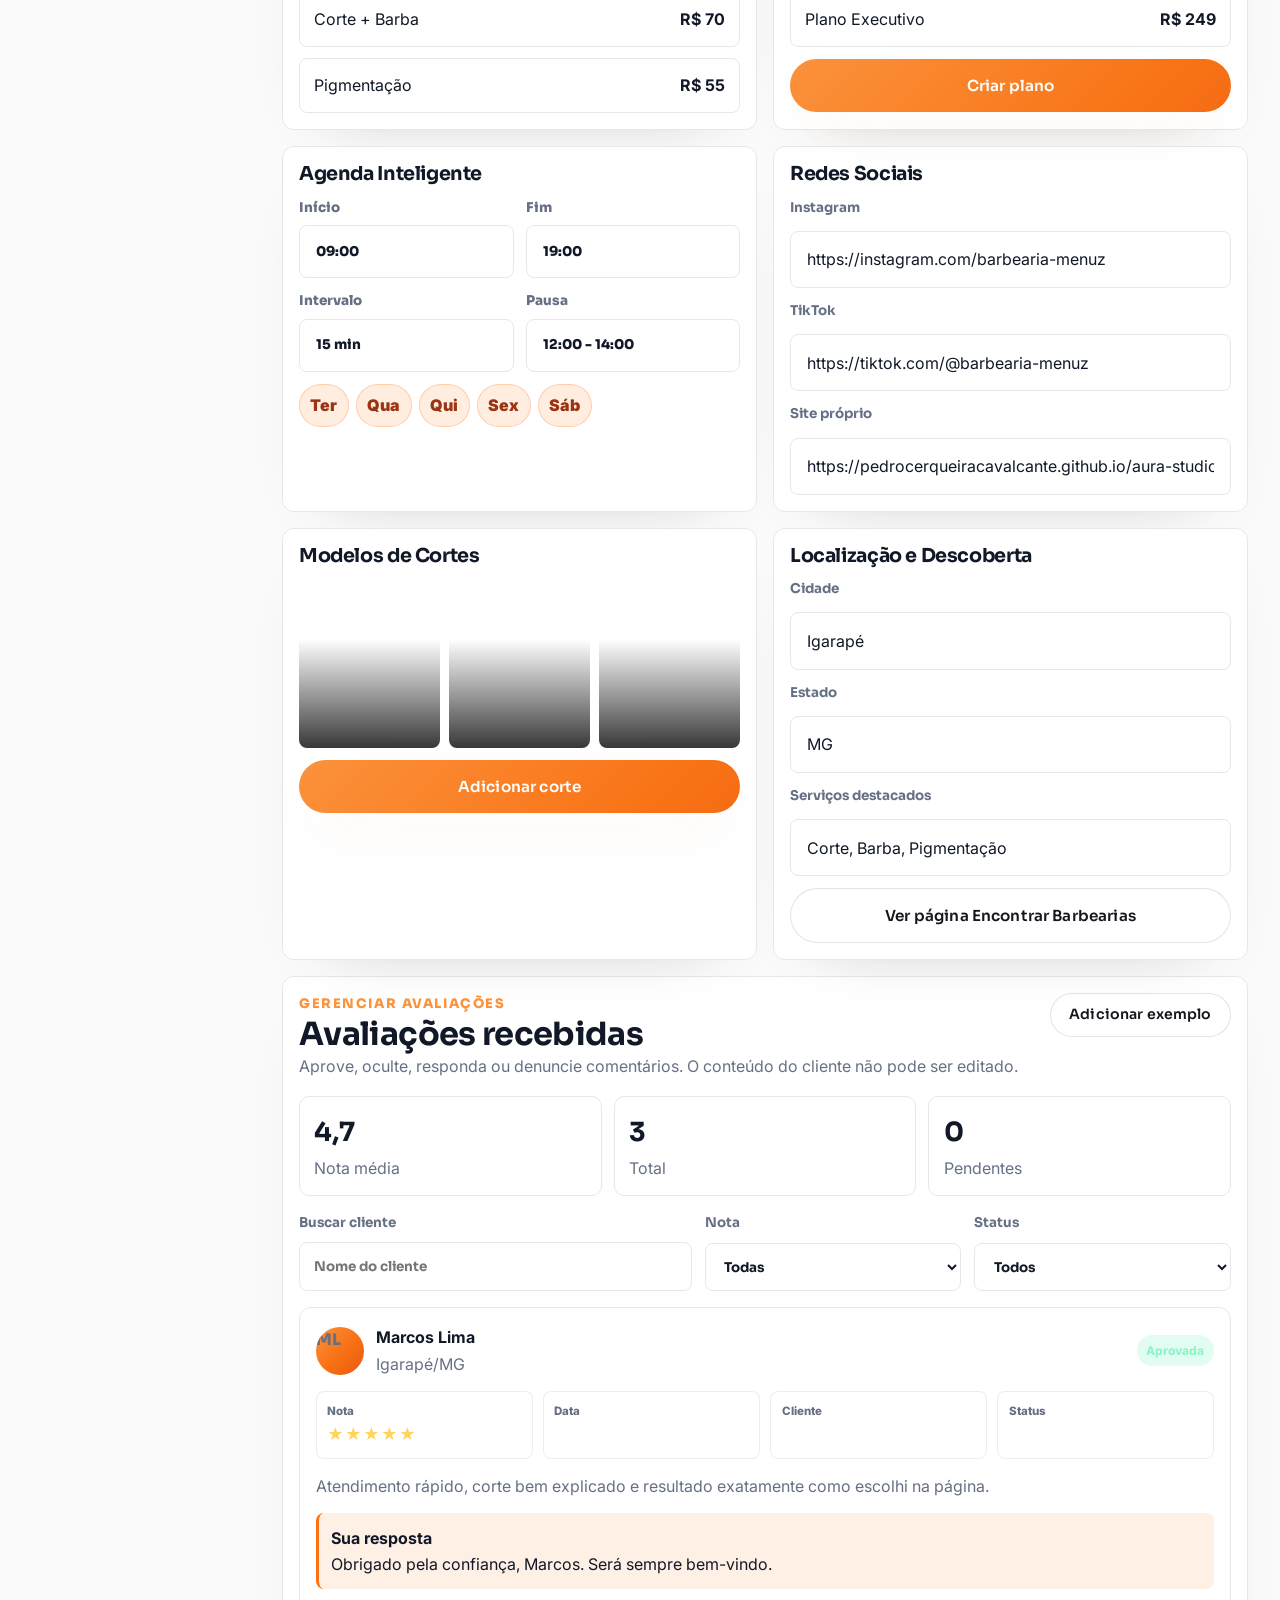
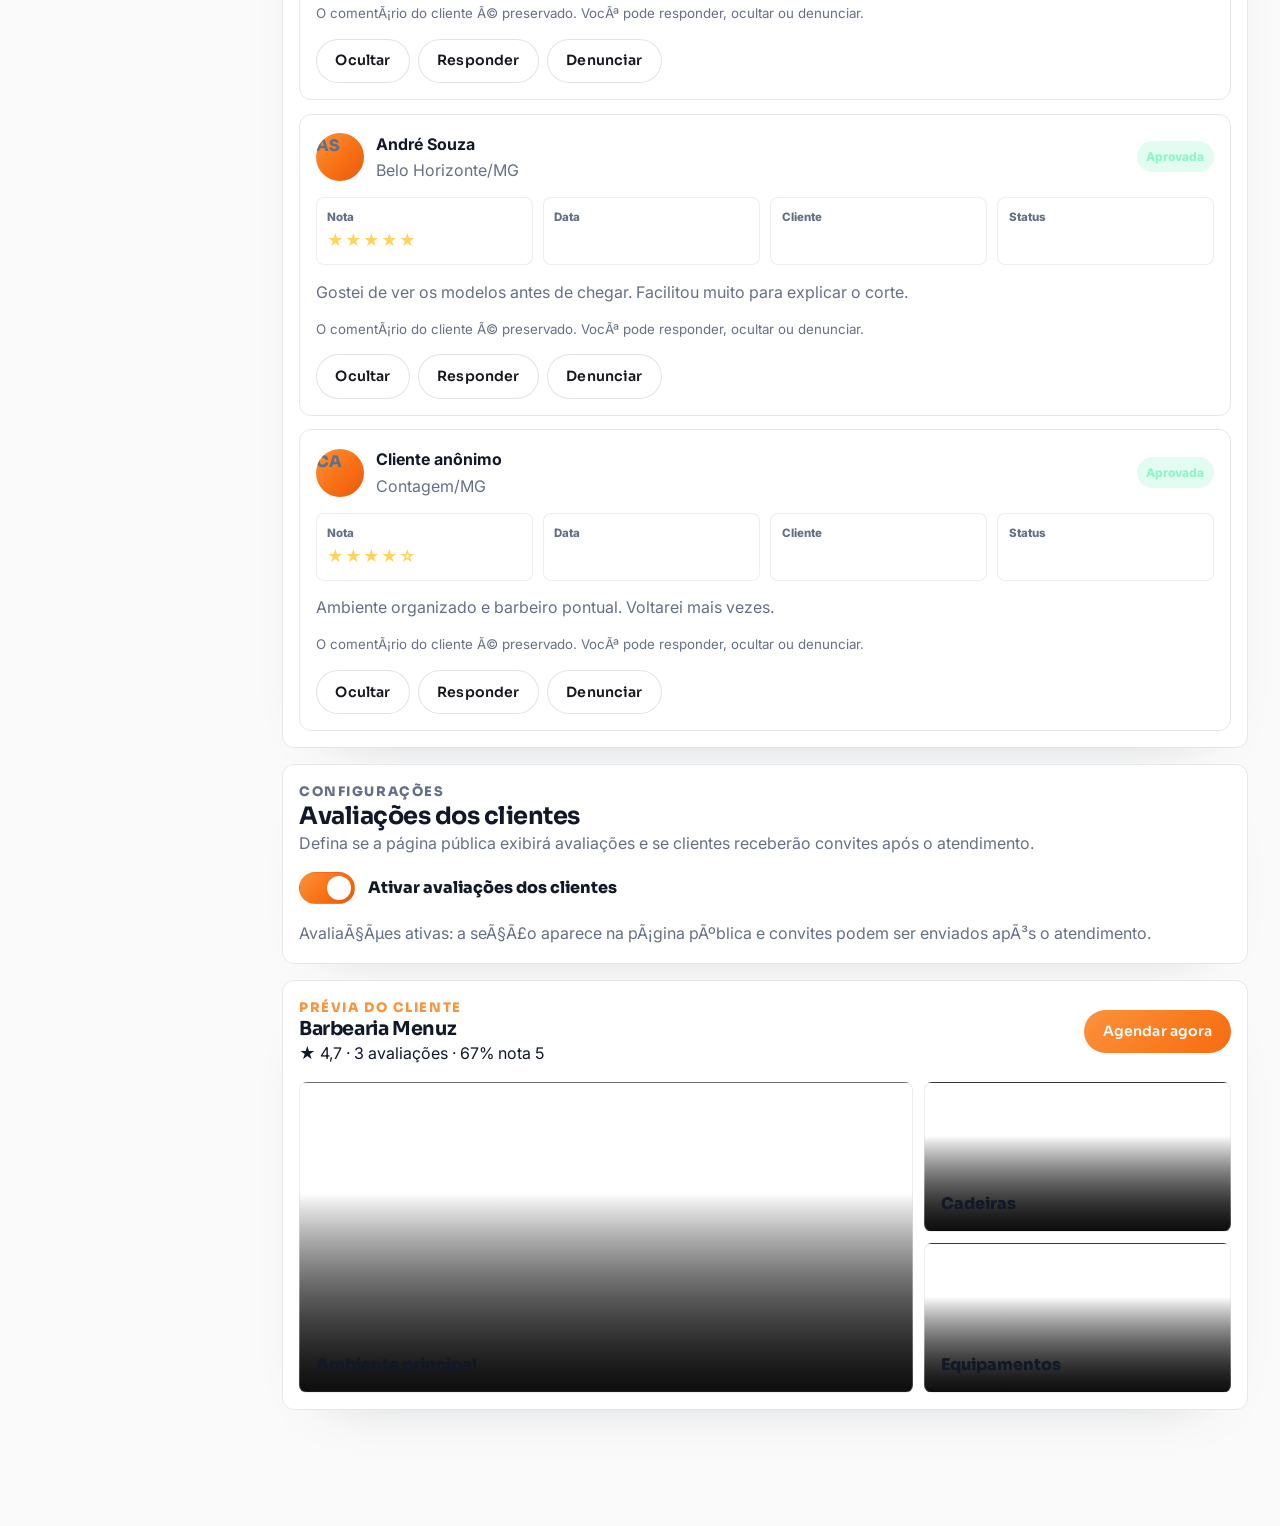
<file: dashboard.html>
﻿<!DOCTYPE html>
<html lang="pt-BR">
<head>
  <meta charset="UTF-8">
  <meta name="viewport" content="width=device-width, initial-scale=1.0">
  <meta name="theme-color" content="#FFFFFF">
  <title>Dashboard · Menuz</title>
  <meta name="description" content="Painel Menuz para editar a página pública da barbearia.">
  <link rel="icon" type="image/svg+xml" href="assets/img/favicon.svg">
  <link rel="preconnect" href="https://fonts.googleapis.com">
  <link rel="preconnect" href="https://fonts.gstatic.com" crossorigin>
  <link href="https://fonts.googleapis.com/css2?family=Sora:wght@400;500;600;700;800&family=Inter:wght@400;500;600;700&display=swap" rel="stylesheet">
  <link rel="stylesheet" href="assets/css/styles.css?v=20260728-08">
</head>
<body class="dashboard-page">
  <aside class="dash-sidebar" aria-label="Menu do painel">
    <a class="dash-brand" href="index.html">
      <img src="assets/img/logo.svg" alt="" width="42" height="42">
      <span>Menuz</span>
    </a>
    <nav>
      <a href="#visao" class="is-active">Dashboard</a>
      <a href="#barbearia">Minha Barbearia</a>
      <a href="#area">Área</a>
      <a href="#servicos">Serviços</a>
      <a href="#planos">Planos</a>
      <a href="#cortes">Cortes</a>
      <a href="#avaliacoes">Avaliações</a>
      <a href="#configuracoes">Configurações</a>
    </nav>
  </aside>

  <main class="dash-main" id="main">
    <header class="dash-top" id="visao">
      <div>
        <p class="minimal-kicker">Painel do barbeiro</p>
        <h1>Gerencie perfil, agenda e serviços em uma base pronta para escalar.</h1>
      </div>
      <a class="btn btn--primary" href="barbearia-menuz.html">Abrir link público</a>
    </header>

    <section class="public-link-card" aria-label="Link público da barbearia">
      <div>
        <span>Link da barbearia</span>
        <strong>pedrocerqueiracavalcante.github.io/aura-studio-site/barbearia-menuz.html</strong>
      </div>
      <button class="btn btn--ghost btn--sm" type="button" data-copy-public>Copiar link</button>
    </section>

    <section class="publish-flow" aria-label="Passos para publicar">
      <article class="is-done"><span>1</span><strong>Dados</strong><small>Nome, endereço e WhatsApp</small></article>
      <article class="is-done"><span>2</span><strong>Fotos</strong><small>Ambiente, cortes e perfil</small></article>
      <article class="is-done"><span>3</span><strong>Serviços</strong><small>Preços, tempo e categorias</small></article>
      <article><span>4</span><strong>Publicar</strong><small>Perfil, planos e agenda ativos</small></article>
    </section>

    <section class="tenant-overview" id="barbearia" aria-label="Arquitetura da barbearia">
      <article>
        <span>Tenant ativo</span>
        <strong>barbearia-menuz</strong>
        <small>Dados isolados por perfil público.</small>
      </article>
      <article>
        <span>Agenda</span>
        <strong>Ter-Sáb · 09h-19h</strong>
        <small>Slots gerados automaticamente.</small>
      </article>
      <article>
        <span>Link público</span>
        <strong>/@barbearia-menuz</strong>
        <small>Pronto para QR Code e redes sociais.</small>
      </article>
    </section>

    <section class="profile-manager appointments-panel" id="area" aria-labelledby="profileManagerTitle">
      <div class="appointments-head">
        <div>
          <p class="minimal-kicker">Área de perfil</p>
          <h2 id="profileManagerTitle">Agendamentos recebidos</h2>
          <span>Confirme, recuse e gere a mensagem automática para o cliente diretamente no perfil.</span>
        </div>
        <button class="btn btn--ghost btn--sm" type="button" data-seed-booking>Adicionar exemplo</button>
      </div>

      <div class="appointment-stats" aria-label="Resumo dos agendamentos">
        <article><strong data-count-pending>0</strong><span>Pendentes</span></article>
        <article><strong data-count-confirmed>0</strong><span>Confirmados</span></article>
        <article><strong data-count-cancelled>0</strong><span>Cancelados</span></article>
      </div>

      <div class="appointments-filters">
        <label>
          Buscar cliente
          <input type="search" placeholder="Nome do cliente" data-appointment-search>
        </label>
        <label>
          Status
          <select data-appointment-status>
            <option value="all">Todos</option>
            <option value="pending">Pendentes</option>
            <option value="confirmed">Confirmados</option>
            <option value="cancelled">Cancelados</option>
            <option value="finished">Finalizados</option>
            <option value="rescheduled">Reagendados</option>
          </select>
        </label>
        <label>
          Profissional
          <select data-appointment-barber>
            <option value="all">Todos</option>
            <option>Pedro</option>
            <option>Rafael</option>
          </select>
        </label>
      </div>

      <div class="appointment-list" data-appointment-list></div>

      <article class="message-preview" data-message-preview hidden>
        <div>
          <strong>Mensagem automática pronta</strong>
          <span>Use esta prévia para WhatsApp Business API, e-mail ou SMS.</span>
        </div>
        <pre data-message-text></pre>
        <a class="btn btn--primary btn--sm" href="#" target="_blank" rel="noopener" data-message-whatsapp>Enviar pelo WhatsApp</a>
      </article>
    </section>

    <section class="dash-grid">
      <article class="dash-editor-card" id="servicos">
        <h2>Serviços</h2>
        <div class="mini-list">
          <span>Corte masculino <strong>R$ 45</strong></span>
          <span>Barba + Navalha <strong>R$ 35</strong></span>
          <span>Corte + Barba <strong>R$ 70</strong></span>
          <span>Pigmentação <strong>R$ 55</strong></span>
        </div>
      </article>

      <article class="dash-editor-card" id="planos">
        <h2>Planos de Corte</h2>
        <div class="mini-list">
          <span>Plano Mensal <strong>R$ 129</strong></span>
          <span>Plano Premium <strong>R$ 189</strong></span>
          <span>Plano Executivo <strong>R$ 249</strong></span>
        </div>
        <button class="btn btn--primary btn--block" type="button" data-dashboard-action="Plano criado com sucesso.">Criar plano</button>
      </article>

      <article class="dash-editor-card">
        <h2>Agenda Inteligente</h2>
        <div class="admin-schedule-grid">
          <label>Início<input value="09:00"></label>
          <label>Fim<input value="19:00"></label>
          <label>Intervalo<input value="15 min"></label>
          <label>Pausa<input value="12:00 - 14:00"></label>
        </div>
        <div class="availability-days" aria-label="Dias de atendimento">
          <span>Ter</span><span>Qua</span><span>Qui</span><span>Sex</span><span>Sáb</span>
        </div>
      </article>

      <article class="dash-editor-card">
        <h2>Redes Sociais</h2>
        <label>Instagram</label>
        <input value="https://instagram.com/barbearia-menuz">
        <label>TikTok</label>
        <input value="https://tiktok.com/@barbearia-menuz">
        <label>Site próprio</label>
        <input value="https://pedrocerqueiracavalcante.github.io/aura-studio-site/">
      </article>

      <article class="dash-editor-card" id="cortes">
        <h2>Modelos de Cortes</h2>
        <div class="cut-strip">
          <span class="cp-lowfade"></span>
          <span class="cp-midfade"></span>
          <span class="cp-navalha"></span>
        </div>
        <button class="btn btn--primary btn--block" type="button" data-dashboard-action="Modelo de corte adicionado à prévia.">Adicionar corte</button>
      </article>

      <article class="dash-editor-card">
        <h2>Localização e Descoberta</h2>
        <label>Cidade</label>
        <input value="Igarapé">
        <label>Estado</label>
        <input value="MG">
        <label>Serviços destacados</label>
        <input value="Corte, Barba, Pigmentação">
        <a class="btn btn--ghost btn--block" href="encontrar-barbearias.html">Ver página Encontrar Barbearias</a>
      </article>
    </section>

    <section class="reviews-admin-panel" id="avaliacoes" aria-labelledby="reviewsAdminTitle">
      <div class="appointments-head">
        <div>
          <p class="minimal-kicker">Gerenciar avaliações</p>
          <h2 id="reviewsAdminTitle">Avaliações recebidas</h2>
          <span>Aprove, oculte, responda ou denuncie comentários. O conteúdo do cliente não pode ser editado.</span>
        </div>
        <button class="btn btn--ghost btn--sm" type="button" data-seed-review>Adicionar exemplo</button>
      </div>

      <div class="review-admin-stats" aria-label="Resumo das avaliações">
        <article><strong data-admin-review-average>4,9</strong><span>Nota média</span></article>
        <article><strong data-admin-review-total>0</strong><span>Total</span></article>
        <article><strong data-admin-review-pending>0</strong><span>Pendentes</span></article>
      </div>

      <div class="reviews-filters">
        <label>
          Buscar cliente
          <input type="search" placeholder="Nome do cliente" data-review-search>
        </label>
        <label>
          Nota
          <select data-review-rating-filter>
            <option value="all">Todas</option>
            <option value="5">5 estrelas</option>
            <option value="4">4 estrelas</option>
            <option value="3">3 estrelas</option>
            <option value="2">2 estrelas</option>
            <option value="1">1 estrela</option>
          </select>
        </label>
        <label>
          Status
          <select data-review-status-filter>
            <option value="all">Todos</option>
            <option value="pending">Pendentes</option>
            <option value="approved">Aprovadas</option>
            <option value="hidden">Ocultas</option>
            <option value="reported">Denunciadas</option>
          </select>
        </label>
      </div>

      <div class="reviews-admin-list" data-admin-reviews></div>
    </section>

    <section class="settings-panel" id="configuracoes" aria-labelledby="reviewSettingsTitle">
      <div>
        <p class="minimal-kicker">Configurações</p>
        <h2 id="reviewSettingsTitle">Avaliações dos clientes</h2>
        <span>Defina se a página pública exibirá avaliações e se clientes receberão convites após o atendimento.</span>
      </div>
      <label class="settings-toggle">
        <input type="checkbox" data-review-toggle checked>
        <span></span>
        Ativar avaliações dos clientes
      </label>
      <p data-review-toggle-note>Quando ativo, a seção aparece na página pública e o convite de avaliação é gerado após finalizar atendimento.</p>
    </section>

    <section class="dashboard-preview" aria-label="Prévia da página pública">
      <div class="preview-head">
        <div>
          <p class="minimal-kicker">Prévia do cliente</p>
          <h2>Barbearia Menuz</h2>
          <span data-review-summary>★ 4,9 · 327 avaliações · 92% nota 5</span>
        </div>
        <a class="btn btn--primary btn--sm" href="barbearia-menuz.html">Agendar agora</a>
      </div>
      <div class="preview-gallery">
        <div class="preview-photo preview-photo--large bg-shop-main"><span>Ambiente principal</span></div>
        <div class="preview-photo bg-shop-chair"><span>Cadeiras</span></div>
        <div class="preview-photo bg-shop-tools"><span>Equipamentos</span></div>
      </div>
    </section>
  </main>

  <script src="assets/js/main.js?v=20260728-08" defer></script>
</body>
</html>
</file>
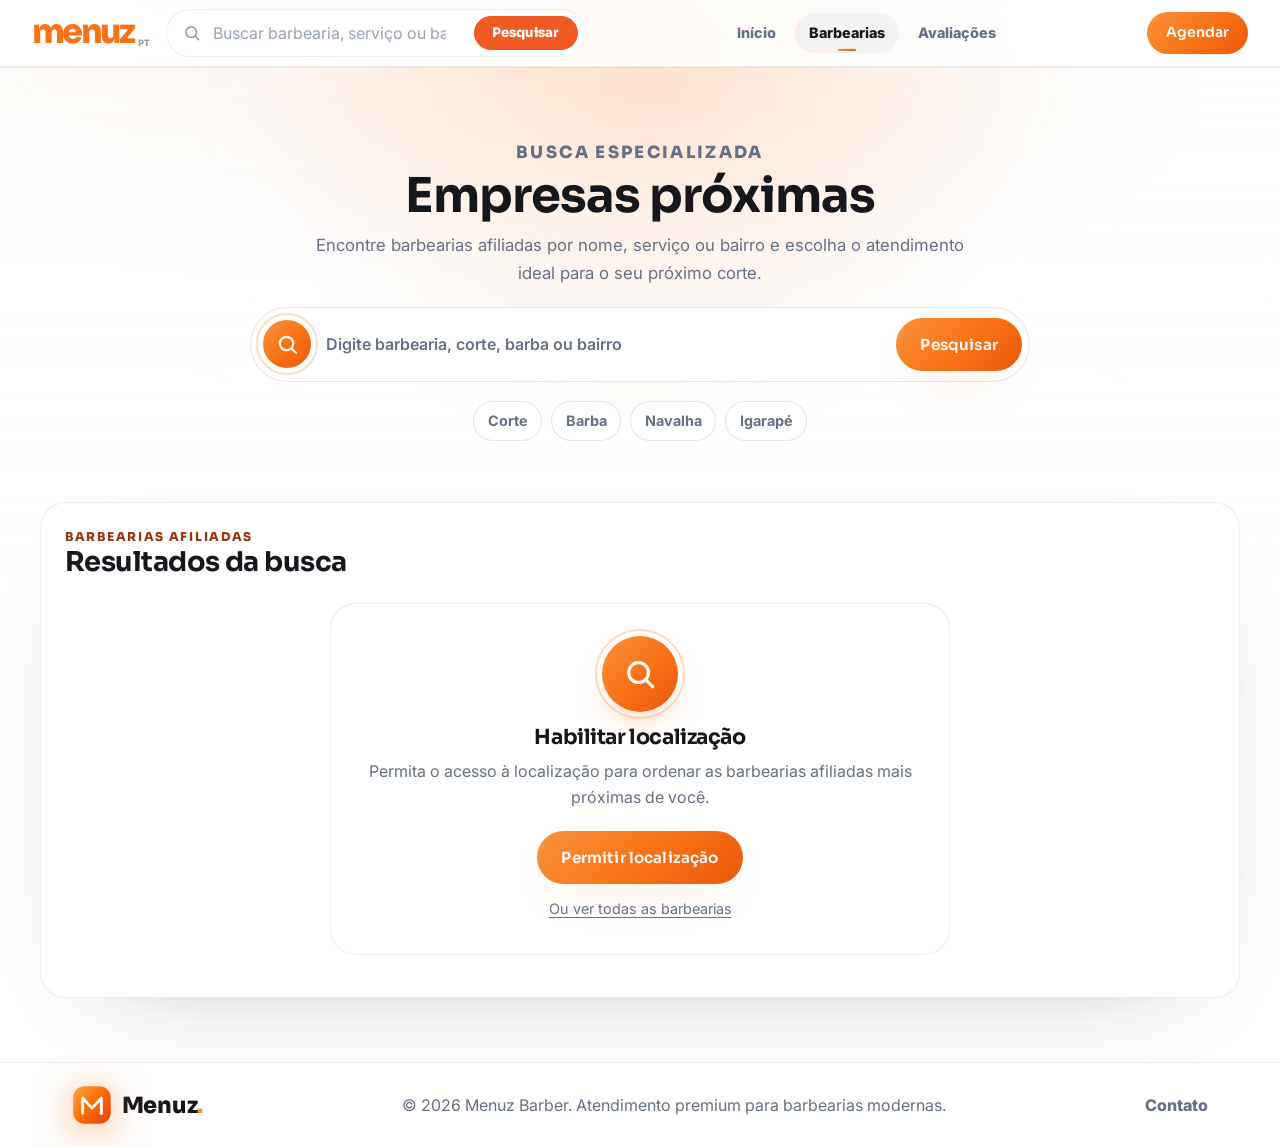
<file: empresas-proximas.html>
<!DOCTYPE html>
<html lang="pt-BR">
<head>
  <meta charset="UTF-8">
  <meta name="viewport" content="width=device-width, initial-scale=1.0">
  <meta name="theme-color" content="#FFFFFF">
  <title>Empresas próximas | Menuz Barber</title>
  <meta name="description" content="Pesquise barbearias afiliadas próximas de você e encontre cortes, barba e serviços premium.">
  <link rel="canonical" href="https://pedrocerqueiracavalcante.github.io/aura-studio-site/empresas-proximas.html">
  <meta property="og:type" content="website">
  <meta property="og:title" content="Empresas próximas | Menuz Barber">
  <meta property="og:description" content="Encontre barbearias afiliadas, veja avaliações e agende seu atendimento.">
  <meta property="og:image" content="https://pedrocerqueiracavalcante.github.io/aura-studio-site/assets/img/logo.svg">
  <link rel="icon" type="image/svg+xml" href="assets/img/favicon.svg">
  <link rel="apple-touch-icon" href="assets/img/logo.svg">
  <link rel="preconnect" href="https://fonts.googleapis.com">
  <link rel="preconnect" href="https://fonts.gstatic.com" crossorigin>
  <link href="https://fonts.googleapis.com/css2?family=Sora:wght@400;500;600;700;800&family=Inter:wght@400;500;600;700&display=swap" rel="stylesheet">
  <link rel="stylesheet" href="assets/css/styles.css?v=20260729-16">
</head>
<body class="nearby-page premium-barber-page">
  <a class="skip-link" href="#main">Ir para o conteúdo</a>

  <header class="site-header premium-header" data-header>
    <div class="container premium-header__inner">
      <a class="ticket-brand" href="index.html" aria-label="Menuz">
        <span>menuz</span>
        <small>PT</small>
      </a>

      <form class="ticket-search" role="search" action="empresas-proximas.html" method="get">
        <label class="sr-only" for="ticketSearch">Pesquisar</label>
        <svg viewBox="0 0 24 24" aria-hidden="true" focusable="false">
          <path d="m21 21-4.35-4.35"></path>
          <circle cx="11" cy="11" r="7"></circle>
        </svg>
        <input id="ticketSearch" name="q" type="search" placeholder="Buscar barbearia, serviço ou bairro">
        <button type="submit">Pesquisar</button>
      </form>

      <nav class="nav premium-nav" id="primaryNav" aria-label="Navegação principal">
        <ul class="nav__list">
          <li><a class="nav__link" href="index.html">Início</a></li>
          <li><a class="nav__link" href="#estabelecimentos" aria-current="page">Barbearias</a></li>
          <li><a class="nav__link" href="index.html#avaliacoes">Avaliações</a></li>
        </ul>
      </nav>

      <div class="premium-header__actions">
        <a class="btn btn--primary btn--sm" href="barbearia-menuz.html#area">Agendar</a>
        <button class="nav-toggle" id="navToggle" type="button" aria-label="Abrir menu" aria-expanded="false" aria-controls="primaryNav">
          <span></span><span></span><span></span>
        </button>
      </div>
    </div>
  </header>

  <main id="main" class="nearby-main">
    <section class="nearby-hero" aria-labelledby="nearbyHeroTitle">
      <div class="container nearby-hero__inner">
        <div class="nearby-hero__copy" data-reveal>
          <p class="premium-eyebrow">Busca especializada</p>
          <h1 id="nearbyHeroTitle">Empresas próximas</h1>
          <p>Encontre barbearias afiliadas por nome, serviço ou bairro e escolha o atendimento ideal para o seu próximo corte.</p>
        </div>

        <form class="nearby-search" role="search" action="empresas-proximas.html" method="get" data-estab-form data-reveal>
          <span class="search-pulse" aria-hidden="true">
            <svg viewBox="0 0 24 24" fill="none" stroke="currentColor" stroke-width="2.2" stroke-linecap="round" stroke-linejoin="round">
              <circle cx="11" cy="11" r="7"></circle>
              <path d="m21 21-4.35-4.35"></path>
            </svg>
          </span>
          <label class="sr-only" for="nearbySearch">Pesquisar barbearias</label>
          <input id="nearbySearch" name="q" type="search" placeholder="Digite barbearia, corte, barba ou bairro" data-estab-search autocomplete="off">
          <button class="btn btn--primary" type="submit">Pesquisar</button>
        </form>

        <div class="nearby-quick" aria-label="Buscas rápidas" data-reveal>
          <a href="empresas-proximas.html?q=Corte">Corte</a>
          <a href="empresas-proximas.html?q=Barba">Barba</a>
          <a href="empresas-proximas.html?q=Navalha">Navalha</a>
          <a href="empresas-proximas.html?q=Igarapé">Igarapé</a>
        </div>
      </div>
    </section>

    <section class="nearby nearby-page__results" id="estabelecimentos" data-nearby aria-labelledby="nearbyTitle">
      <div class="container">
        <div class="nearby__head" data-reveal>
          <div>
            <p class="premium-eyebrow">Barbearias afiliadas</p>
            <h2 id="nearbyTitle">Resultados da busca</h2>
          </div>
          <button class="nearby__refresh" type="button" data-geo-enable hidden>Atualizar localização</button>
        </div>

        <div class="geo-empty" data-geo-empty>
          <span class="search-pulse search-pulse--large" aria-hidden="true">
            <svg viewBox="0 0 24 24" fill="none" stroke="currentColor" stroke-width="2.2" stroke-linecap="round" stroke-linejoin="round">
              <circle cx="11" cy="11" r="7"></circle>
              <path d="m21 21-4.35-4.35"></path>
            </svg>
          </span>
          <h3>Habilitar localização</h3>
          <p>Permita o acesso à localização para ordenar as barbearias afiliadas mais próximas de você.</p>
          <button class="btn btn--primary" type="button" data-geo-enable>Permitir localização</button>
          <button class="geo-manual" type="button" data-geo-manual>Ou ver todas as barbearias</button>
        </div>

        <div class="nearby__grid" data-geo-loading hidden aria-hidden="true">
          <div class="shop-card shop-card--skeleton"></div>
          <div class="shop-card shop-card--skeleton"></div>
          <div class="shop-card shop-card--skeleton"></div>
        </div>

        <!-- Mini-mapa (pins por GPS, sem dependencias externas) -->
        <div class="geo-map" data-geo-map hidden>
          <div class="geo-map__grid" aria-hidden="true"></div>
          <div class="geo-map__pins" data-geo-pins></div>
        </div>

        <div class="nearby__grid" data-geo-results hidden></div>
        <p class="nearby__note" data-geo-note hidden></p>
      </div>
    </section>
  </main>

  <footer class="footer premium-footer">
    <div class="container premium-footer__inner">
      <a class="brand" href="index.html" aria-label="Menuz Barber">
        <img class="brand__mark" src="assets/img/logo.svg" alt="" width="40" height="40">
        <span class="brand__name">Menuz<span class="brand__dot">.</span></span>
      </a>
      <p>© 2026 Menuz Barber. Atendimento premium para barbearias modernas.</p>
      <div class="premium-footer__links">
        <a href="index.html#contato">Contato</a>
      </div>
    </div>
  </footer>

  <button class="to-top" id="toTop" type="button" aria-label="Voltar ao topo">↑</button>
  <script src="assets/js/main.js?v=20260728-14" defer></script>
</body>
</html>
</file>
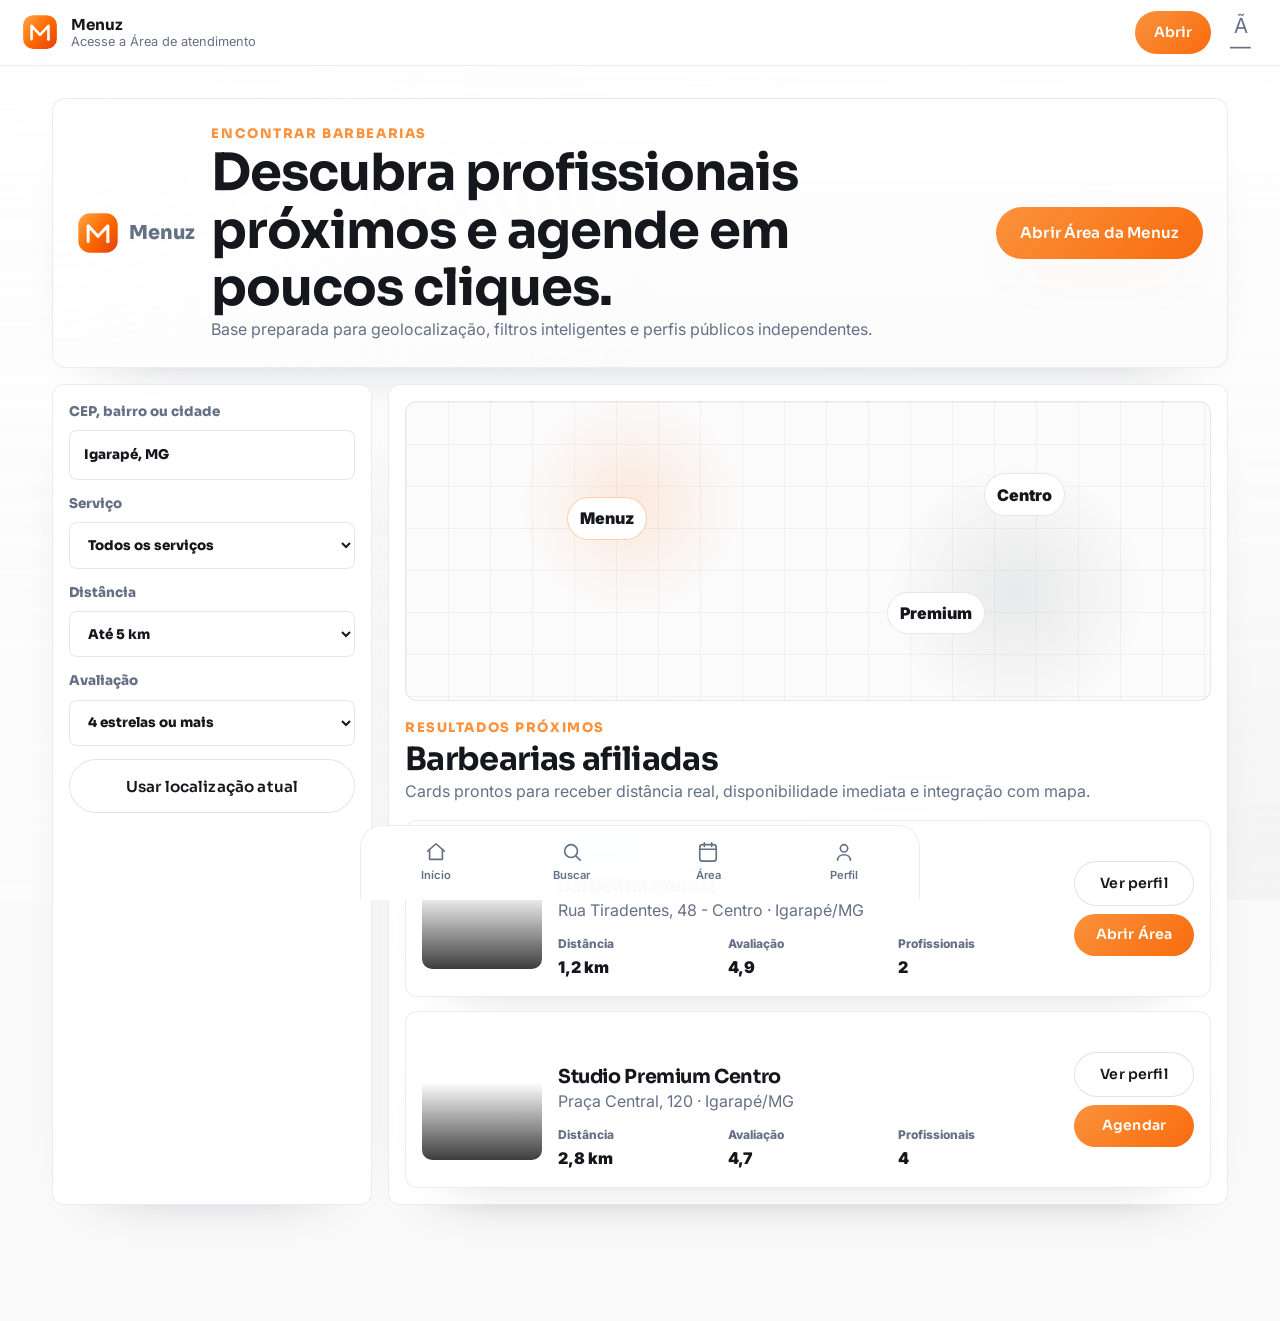
<file: encontrar-barbearias.html>
<!DOCTYPE html>
<html lang="pt-BR">
<head>
  <meta charset="UTF-8">
  <meta name="viewport" content="width=device-width, initial-scale=1.0">
  <meta name="theme-color" content="#FFFFFF">
  <title>Encontrar Barbearias · Menuz</title>
  <meta name="description" content="Encontre barbearias afiliadas, filtre por localização, serviços, avaliação e agende pelo perfil público.">
  <link rel="icon" type="image/svg+xml" href="assets/img/favicon.svg">
  <link rel="preconnect" href="https://fonts.googleapis.com">
  <link rel="preconnect" href="https://fonts.gstatic.com" crossorigin>
  <link href="https://fonts.googleapis.com/css2?family=Sora:wght@400;500;600;700;800&family=Inter:wght@400;500;600;700&display=swap" rel="stylesheet">
  <link rel="stylesheet" href="assets/css/styles.css?v=20260728-08">
</head>
<body class="public-page discover-page">
  <main class="discover-shell">
    <header class="discover-hero">
      <a class="dash-brand" href="index.html">
        <img src="assets/img/logo.svg" alt="" width="42" height="42">
        <span>Menuz</span>
      </a>
      <div>
        <p class="minimal-kicker">Encontrar Barbearias</p>
        <h1>Descubra profissionais próximos e agende em poucos cliques.</h1>
        <span>Base preparada para geolocalização, filtros inteligentes e perfis públicos independentes.</span>
      </div>
      <a class="btn btn--primary" href="barbearia-menuz.html#area">Abrir Área da Menuz</a>
    </header>

    <section class="discover-layout">
      <aside class="discover-filters" aria-label="Filtros de busca">
        <label>
          CEP, bairro ou cidade
          <input type="search" value="Igarapé, MG" aria-label="Pesquisar por localização">
        </label>
        <label>
          Serviço
          <select aria-label="Filtrar por serviço">
            <option>Todos os serviços</option>
            <option>Corte masculino</option>
            <option>Barba + Navalha</option>
            <option>Corte + Barba</option>
            <option>Pigmentação</option>
          </select>
        </label>
        <label>
          Distância
          <select aria-label="Filtrar por distância">
            <option>Até 5 km</option>
            <option>Até 10 km</option>
            <option>Até 25 km</option>
          </select>
        </label>
        <label>
          Avaliação
          <select aria-label="Filtrar por avaliação">
            <option>4 estrelas ou mais</option>
            <option>4,5 estrelas ou mais</option>
            <option>Atendimento imediato</option>
          </select>
        </label>
        <button class="btn btn--ghost btn--block" type="button">Usar localização atual</button>
      </aside>

      <section class="discover-results" aria-labelledby="resultsTitle">
        <div class="discover-map" role="img" aria-label="Mapa visual com barbearias próximas">
          <span class="map-pin map-pin--primary">Menuz</span>
          <span class="map-pin map-pin--alt">Centro</span>
          <span class="map-pin map-pin--soft">Premium</span>
        </div>

        <div class="appointments-head">
          <div>
            <p class="minimal-kicker">Resultados próximos</p>
            <h2 id="resultsTitle">Barbearias afiliadas</h2>
            <span>Cards prontos para receber distância real, disponibilidade imediata e integração com mapa.</span>
          </div>
        </div>

        <div class="discover-card-list">
          <article class="discover-card">
            <div class="discover-card__photo bg-shop-main"></div>
            <div>
              <span class="status-pill status-pill--confirmed">Aberto agora</span>
              <h3>Barbearia Menuz</h3>
              <p>Rua Tiradentes, 48 - Centro · Igarapé/MG</p>
              <dl>
                <div><dt>Distância</dt><dd>1,2 km</dd></div>
                <div><dt>Avaliação</dt><dd>4,9</dd></div>
                <div><dt>Profissionais</dt><dd>2</dd></div>
              </dl>
            </div>
            <div class="discover-card__actions">
              <a class="btn btn--ghost btn--sm" href="barbearia-menuz.html">Ver perfil</a>
              <a class="btn btn--primary btn--sm" href="barbearia-menuz.html#area">Abrir Área</a>
            </div>
          </article>

          <article class="discover-card">
            <div class="discover-card__photo bg-shop-chair"></div>
            <div>
              <span class="status-pill">Em breve</span>
              <h3>Studio Premium Centro</h3>
              <p>Praça Central, 120 · Igarapé/MG</p>
              <dl>
                <div><dt>Distância</dt><dd>2,8 km</dd></div>
                <div><dt>Avaliação</dt><dd>4,7</dd></div>
                <div><dt>Profissionais</dt><dd>4</dd></div>
              </dl>
            </div>
            <div class="discover-card__actions">
              <button class="btn btn--ghost btn--sm" type="button">Ver perfil</button>
              <button class="btn btn--primary btn--sm" type="button">Agendar</button>
            </div>
          </article>
        </div>
      </section>
    </section>
  </main>

  <script src="assets/js/main.js?v=20260728-08" defer></script>
</body>
</html>
</file>
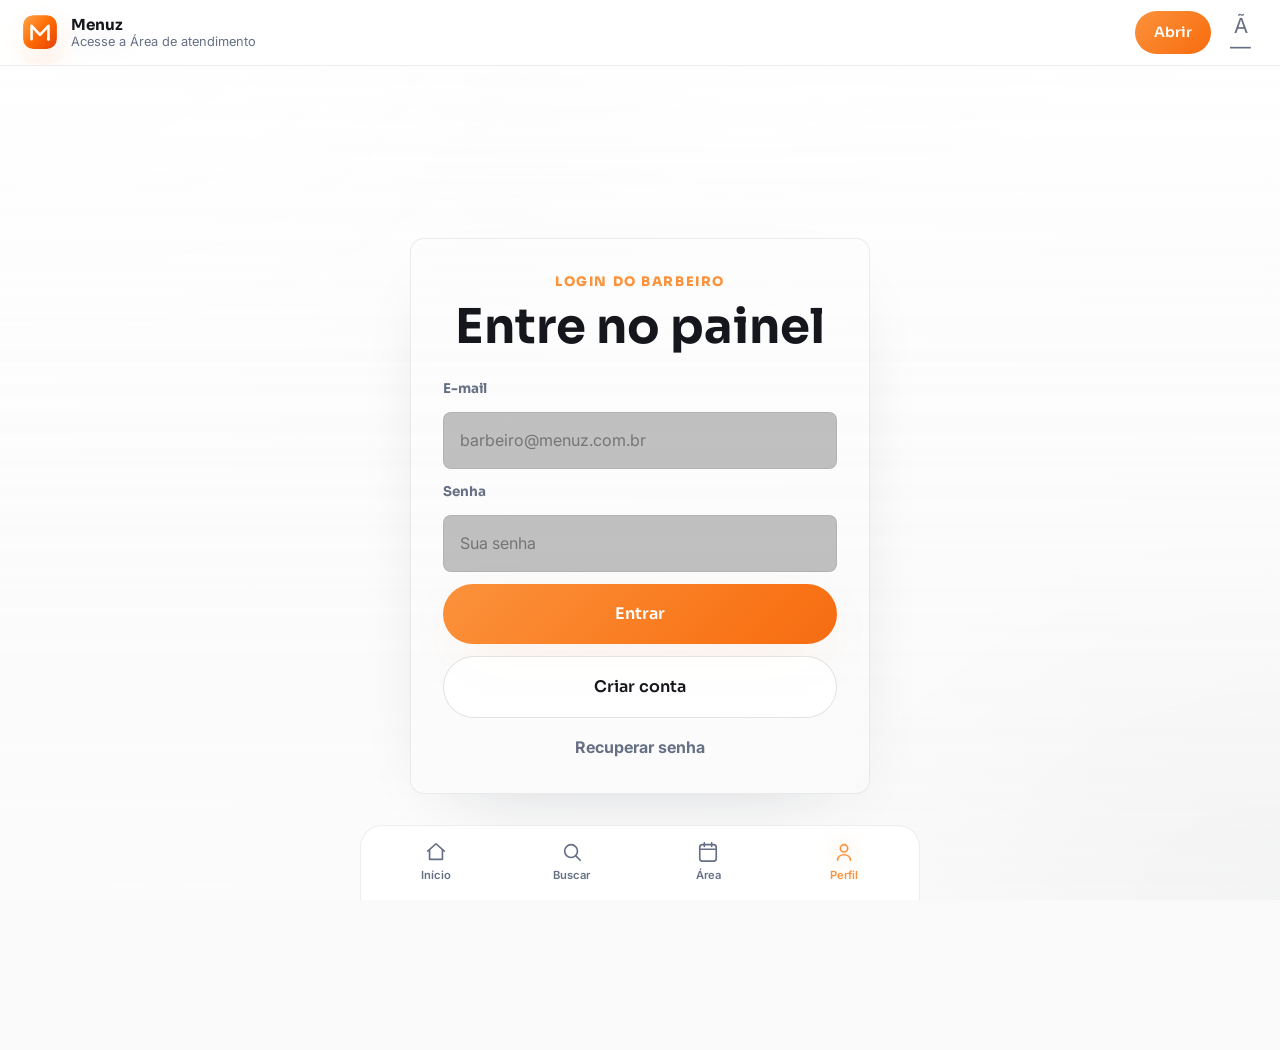
<file: login.html>
<!DOCTYPE html>
<html lang="pt-BR">
<head>
  <meta charset="UTF-8">
  <meta name="viewport" content="width=device-width, initial-scale=1.0">
  <meta name="theme-color" content="#FFFFFF">
  <title>Entrar · Menuz</title>
  <meta name="description" content="Acesse o painel Menuz para editar a página da sua barbearia.">
  <link rel="icon" type="image/svg+xml" href="assets/img/favicon.svg">
  <link rel="preconnect" href="https://fonts.googleapis.com">
  <link rel="preconnect" href="https://fonts.gstatic.com" crossorigin>
  <link href="https://fonts.googleapis.com/css2?family=Sora:wght@400;500;600;700;800&family=Inter:wght@400;500;600;700&display=swap" rel="stylesheet">
  <link rel="stylesheet" href="assets/css/styles.css?v=20260728-08">
</head>
<body class="minimal-page">
  <main class="login-page" id="main">
    <a class="login-brand" href="index.html" aria-label="Voltar para a página inicial">
      <img src="assets/img/logo.svg" alt="" width="46" height="46">
      <span>Menuz</span>
    </a>

    <section class="login-box" aria-labelledby="loginTitle">
      <p class="minimal-kicker" data-i18n="login.eyebrow">Login do barbeiro</p>
      <h1 id="loginTitle" data-i18n="login.title">Entre no painel</h1>
      <form class="clean-login-form" data-clean-login onsubmit="event.preventDefault(); window.location.href='dashboard.html';">
        <label for="email" data-i18n="login.email">E-mail</label>
        <input id="email" type="email" placeholder="barbeiro@menuz.com.br" autocomplete="email" required>

        <label for="password" data-i18n="login.password">Senha</label>
        <input id="password" type="password" placeholder="Sua senha" autocomplete="current-password" required data-i18n-placeholder="login.passwordPlaceholder">

        <button class="btn btn--primary btn--block btn--lg" type="submit" data-i18n="user.signIn">Entrar</button>
        <a class="btn btn--ghost btn--block btn--lg" href="dashboard.html?new=1" data-i18n="user.signUp">Criar conta</a>
      </form>
      <a class="login-help" href="mailto:contato@menuz.com.br" data-i18n="login.recover">Recuperar senha</a>
    </section>
  </main>
  <script src="assets/js/main.js?v=20260728-08" defer></script>
</body>
</html>
</file>
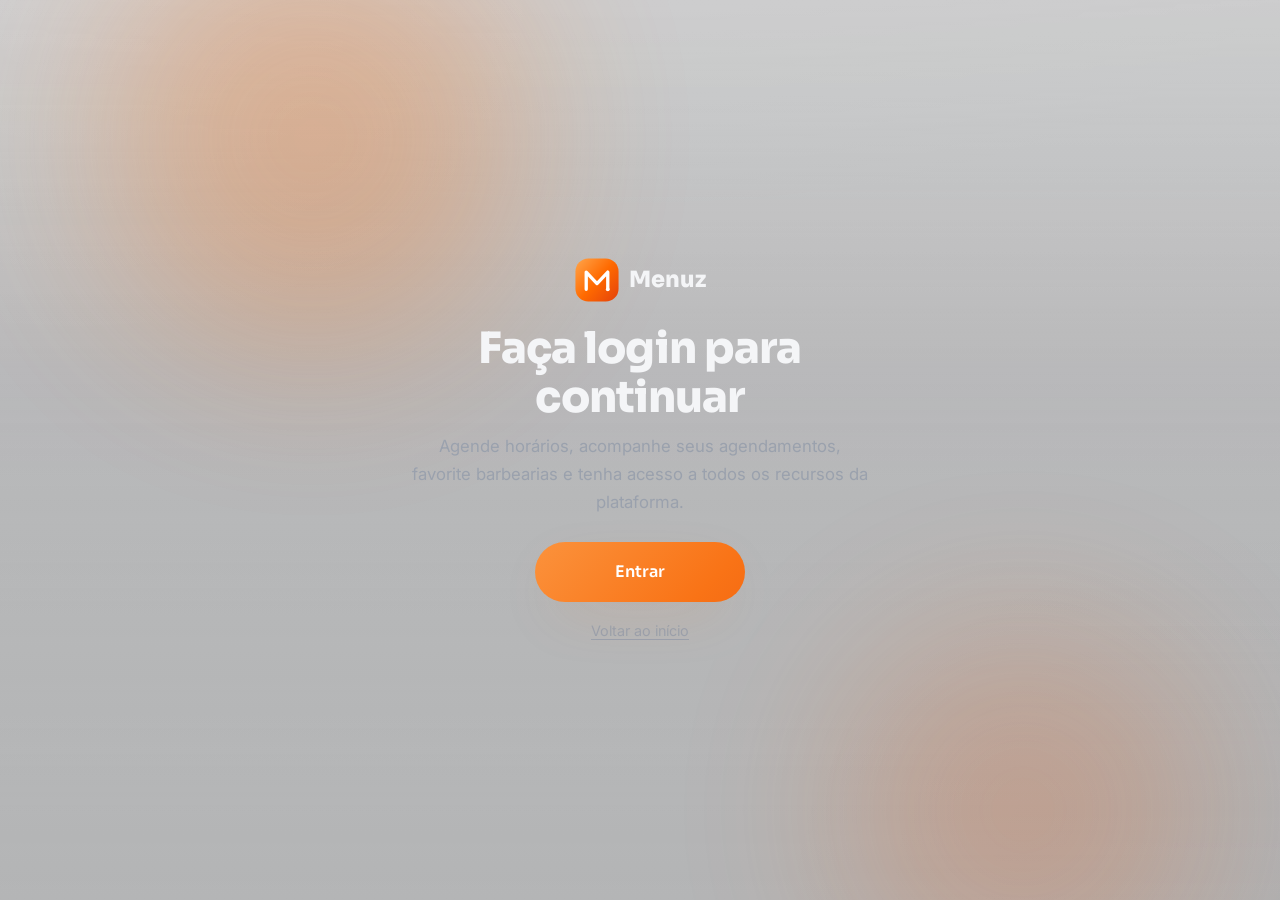
<file: perfil.html>
<!DOCTYPE html>
<html lang="pt-BR">
<head>
  <meta charset="UTF-8">
  <meta name="viewport" content="width=device-width, initial-scale=1.0">
  <meta name="theme-color" content="#0C0E12">
  <title>Área do Cliente | Menuz</title>
  <meta name="description" content="Área do cliente Menuz: agendamentos, favoritos, notificações e conta.">
  <link rel="icon" type="image/svg+xml" href="assets/img/favicon.svg">
  <link rel="apple-touch-icon" href="assets/img/logo.svg">
  <link rel="preconnect" href="https://fonts.googleapis.com">
  <link rel="preconnect" href="https://fonts.gstatic.com" crossorigin>
  <link href="https://fonts.googleapis.com/css2?family=Sora:wght@400;500;600;700;800&family=Inter:wght@400;500;600;700&display=swap" rel="stylesheet">
  <link rel="stylesheet" href="assets/css/styles.css?v=20260728-08">
  <style>
    /* Tema escuro garantido só para a área do cliente + esconde app-shell global */
    html { background: #0C0E12; }
    body.client-page {
      --bg: #0C0E12; --bg-2: #14171D;
      --surface: rgba(255,255,255,.05); --surface-2: rgba(255,255,255,.08);
      --border: rgba(255,255,255,.10); --border-2: rgba(255,255,255,.17);
      --text: #F4F5F7; --muted: #9AA1AD; --dim: #6C7280;
      background: #0C0E12 !important; color: #F4F5F7 !important; min-height: 100vh;
    }
    body.client-page .app-banner,
    body.client-page .app-tabbar,
    body.client-page .app-bg-waves { display: none !important; }
    body.client-page.has-tabbar { padding-bottom: 0 !important; }
  </style>
</head>
<body class="client-page">

  <!-- ============ LOGIN GATE (não autenticado) ============ -->
  <section class="ca-gate" data-gate>
    <div class="ca-gate__bg" aria-hidden="true"><span></span><span></span></div>
    <div class="ca-gate__inner">
      <a class="ca-gate__brand" href="index.html"><img src="assets/img/logo.svg" alt="" width="46" height="46"><span>Menuz</span></a>
      <h1>Faça login para continuar</h1>
      <p>Agende horários, acompanhe seus agendamentos, favorite barbearias e tenha acesso a todos os recursos da plataforma.</p>
      <button class="btn btn--primary btn--lg" type="button" data-login>Entrar</button>
      <a class="ca-gate__alt" href="index.html">Voltar ao início</a>
    </div>
  </section>

  <!-- ============ APP DO CLIENTE (autenticado) ============ -->
  <div class="ca-app" data-app hidden>
    <header class="ca-topbar">
      <a class="ca-topbar__brand" href="index.html"><img src="assets/img/logo.svg" alt="" width="34" height="34"><span>Menuz</span></a>
      <button class="ca-menu-toggle" type="button" data-menu-toggle aria-label="Menu"><span></span><span></span><span></span></button>
      <div class="ca-topbar__user">
        <span class="ca-avatar ca-avatar--sm" data-avatar>AM</span>
        <div><strong data-name>André Menuz</strong><small data-email>andre.menuz@email.com</small></div>
      </div>
    </header>

    <div class="ca-shell">
      <!-- Menu lateral -->
      <aside class="ca-side" data-side>
        <div class="ca-side__user">
          <span class="ca-avatar" data-avatar>AM</span>
          <strong data-name>André Menuz</strong>
          <small data-email>andre.menuz@email.com</small>
          <small data-phone>(31) 99999-0000</small>
        </div>
        <nav class="ca-nav" data-nav aria-label="Menu do cliente">
          <button type="button" class="is-active" data-tab="dash"><svg viewBox="0 0 24 24" fill="none" stroke="currentColor" stroke-width="1.8" stroke-linecap="round" stroke-linejoin="round"><rect x="3" y="3" width="7" height="9" rx="1.5"/><rect x="14" y="3" width="7" height="5" rx="1.5"/><rect x="14" y="12" width="7" height="9" rx="1.5"/><rect x="3" y="16" width="7" height="5" rx="1.5"/></svg>Painel</button>
          <button type="button" data-tab="appts"><svg viewBox="0 0 24 24" fill="none" stroke="currentColor" stroke-width="1.8" stroke-linecap="round" stroke-linejoin="round"><rect x="3" y="4" width="18" height="18" rx="3"/><path d="M3 9h18M8 2v4M16 2v4"/></svg>Meus Agendamentos</button>
          <button type="button" data-tab="favs"><svg viewBox="0 0 24 24" fill="none" stroke="currentColor" stroke-width="1.8" stroke-linecap="round" stroke-linejoin="round"><path d="M12 21s-7-4.5-7-10a4 4 0 0 1 7-2.5A4 4 0 0 1 19 11c0 5.5-7 10-7 10Z"/></svg>Favoritos</button>
          <button type="button" data-tab="notifs"><svg viewBox="0 0 24 24" fill="none" stroke="currentColor" stroke-width="1.8" stroke-linecap="round" stroke-linejoin="round"><path d="M18 8a6 6 0 1 0-12 0c0 7-3 9-3 9h18s-3-2-3-9M13.7 21a2 2 0 0 1-3.4 0"/></svg>Notificações<span class="ca-badge">2</span></button>
          <button type="button" data-tab="account"><svg viewBox="0 0 24 24" fill="none" stroke="currentColor" stroke-width="1.8" stroke-linecap="round" stroke-linejoin="round"><circle cx="12" cy="8" r="4"/><path d="M5 21c0-4 3.5-6 7-6s7 2 7 6"/></svg>Minha Conta</button>
          <button type="button" data-tab="settings"><svg viewBox="0 0 24 24" fill="none" stroke="currentColor" stroke-width="1.8" stroke-linecap="round" stroke-linejoin="round"><circle cx="12" cy="12" r="3"/><path d="M19 12a7 7 0 0 0-.1-1l2-1.5-2-3.5-2.4 1a7 7 0 0 0-1.7-1L14.5 2h-4l-.3 2.5a7 7 0 0 0-1.7 1l-2.4-1-2 3.5 2 1.5a7 7 0 0 0 0 2l-2 1.5 2 3.5 2.4-1a7 7 0 0 0 1.7 1l.3 2.5h4l.3-2.5a7 7 0 0 0 1.7-1l2.4 1 2-3.5-2-1.5c.1-.3.1-.7.1-1Z"/></svg>Configurações</button>
          <button type="button" data-tab="password"><svg viewBox="0 0 24 24" fill="none" stroke="currentColor" stroke-width="1.8" stroke-linecap="round" stroke-linejoin="round"><rect x="4" y="10" width="16" height="11" rx="2"/><path d="M8 10V7a4 4 0 0 1 8 0v3"/></svg>Alterar Senha</button>
        </nav>
        <button type="button" class="ca-logout" data-logout><svg viewBox="0 0 24 24" fill="none" stroke="currentColor" stroke-width="1.8" stroke-linecap="round" stroke-linejoin="round"><path d="M9 21H5a2 2 0 0 1-2-2V5a2 2 0 0 1 2-2h4M16 17l5-5-5-5M21 12H9"/></svg>Sair</button>
      </aside>

      <main class="ca-content" data-content>

        <!-- ===== Painel ===== -->
        <section class="ca-panel is-active" data-panel="dash">
          <div class="ca-hi"><h1>Olá, André 👋</h1><p>Bem-vindo de volta. Aqui está o resumo da sua conta.</p></div>

          <div class="ca-banner" data-banner>
            <ul class="ca-banner__track" data-banner-track>
              <li class="ca-banner__slide bn-a"><span>Promoção</span><h3>Combo Corte + Barba</h3><p>20% OFF esta semana</p></li>
              <li class="ca-banner__slide bn-b"><span>Novidade</span><h3>Novas barbearias</h3><p>Recém-chegadas perto de você</p></li>
              <li class="ca-banner__slide bn-c"><span>Cupom</span><h3>1º corte com desconto</h3><p>Use o app e economize</p></li>
            </ul>
            <div class="ca-banner__dots" data-banner-dots></div>
          </div>

          <div class="ca-quick">
            <a href="index.html#estabelecimentos"><span>🗓️</span>Agendar</a>
            <button type="button" data-tab="appts"><span>📋</span>Agendamentos</button>
            <button type="button" data-tab="favs"><span>❤️</span>Favoritos</button>
            <a href="index.html"><span>🔍</span>Buscar</a>
          </div>

          <div class="ca-grid">
            <article class="ca-card">
              <div class="ca-card__head"><h2>Próximos agendamentos</h2><button type="button" class="ca-link" data-tab="appts">Ver todos</button></div>
              <div class="ca-appt ca-appt--mini"><div class="ca-appt__d"><strong>01</strong><span>ago</span></div><div class="ca-appt__i"><h3>Corte + Barba</h3><p>Barbearia Menuz · Pedro · 16:30</p></div><span class="ca-status ca-status--ok">Confirmado</span></div>
              <div class="ca-appt ca-appt--mini"><div class="ca-appt__d"><strong>09</strong><span>ago</span></div><div class="ca-appt__i"><h3>Corte masculino</h3><p>Classic Barber Club · Rafael · 10:00</p></div><span class="ca-status">Pendente</span></div>
            </article>

            <article class="ca-card">
              <div class="ca-card__head"><h2>Barbearias favoritas</h2><button type="button" class="ca-link" data-tab="favs">Ver todas</button></div>
              <div class="ca-fav-mini" data-fav-mini></div>
            </article>

            <article class="ca-card">
              <div class="ca-card__head"><h2>Serviços mais usados</h2></div>
              <div class="ca-chips"><span>Corte masculino</span><span>Barba</span><span>Corte + Barba</span><span>Navalhado</span></div>
            </article>

            <article class="ca-card">
              <div class="ca-card__head"><h2>Últimas novidades</h2></div>
              <ul class="ca-news"><li><strong>Programa de fidelidade</strong><p>Junte pontos a cada corte e troque por serviços.</p></li><li><strong>Pagamento por PIX</strong><p>Agora aceite no app com confirmação instantânea.</p></li></ul>
            </article>
          </div>
        </section>

        <!-- ===== Meus Agendamentos ===== -->
        <section class="ca-panel" data-panel="appts" hidden>
          <div class="ca-hi"><h1>Meus Agendamentos</h1></div>
          <div class="ca-subtabs" data-subtabs>
            <button type="button" class="is-active" data-sub="next">Próximos</button>
            <button type="button" data-sub="today">Hoje</button>
            <button type="button" data-sub="done">Concluídos</button>
            <button type="button" data-sub="cancel">Cancelados</button>
          </div>

          <div class="ca-appts" data-sublist="next">
            <article class="ca-appt ca-appt--full">
              <div class="ca-appt__photo bg-shop-main"></div>
              <div class="ca-appt__main">
                <div class="ca-appt__top"><h3>Barbearia Menuz</h3><span class="ca-status ca-status--ok">Confirmado</span></div>
                <p class="ca-appt__svc">Corte + Barba · com Pedro</p>
                <ul class="ca-appt__meta"><li>📅 01 ago 2026</li><li>🕒 16:30</li><li>💰 R$ 70</li></ul>
                <p class="ca-appt__addr">Rua Tiradentes, 48 - Centro · Igarapé/MG</p>
                <div class="ca-appt__actions"><button class="btn btn--primary btn--sm" type="button">Detalhes</button><button class="btn btn--ghost btn--sm" type="button">Reagendar</button><button class="btn btn--danger btn--sm" type="button">Cancelar</button></div>
              </div>
            </article>
            <article class="ca-appt ca-appt--full">
              <div class="ca-appt__photo bg-shop-chair"></div>
              <div class="ca-appt__main">
                <div class="ca-appt__top"><h3>Classic Barber Club</h3><span class="ca-status">Pendente</span></div>
                <p class="ca-appt__svc">Corte masculino · com Rafael</p>
                <ul class="ca-appt__meta"><li>📅 09 ago 2026</li><li>🕒 10:00</li><li>💰 R$ 45</li></ul>
                <p class="ca-appt__addr">São Benedito · Igarapé/MG</p>
                <div class="ca-appt__actions"><button class="btn btn--primary btn--sm" type="button">Detalhes</button><button class="btn btn--ghost btn--sm" type="button">Reagendar</button><button class="btn btn--danger btn--sm" type="button">Cancelar</button></div>
              </div>
            </article>
          </div>

          <div class="ca-appts" data-sublist="today" hidden>
            <p class="ca-empty">Nenhum agendamento para hoje.</p>
          </div>

          <div class="ca-appts" data-sublist="done" hidden>
            <article class="ca-appt ca-appt--full">
              <div class="ca-appt__photo bg-shop-main"></div>
              <div class="ca-appt__main">
                <div class="ca-appt__top"><h3>Barbearia Menuz</h3><span class="ca-status ca-status--ok">Concluído</span></div>
                <p class="ca-appt__svc">Corte + Barba · com Pedro</p>
                <ul class="ca-appt__meta"><li>📅 18 jul 2026</li><li>🕒 15:00</li><li>💰 R$ 70</li></ul>
                <p class="ca-appt__addr">Rua Tiradentes, 48 - Centro · Igarapé/MG</p>
                <div class="ca-appt__actions"><button class="btn btn--primary btn--sm" type="button">Detalhes</button><a class="btn btn--ghost btn--sm" href="barbearia-menuz.html#avaliar">Avaliar</a></div>
              </div>
            </article>
          </div>

          <div class="ca-appts" data-sublist="cancel" hidden>
            <article class="ca-appt ca-appt--full">
              <div class="ca-appt__photo bg-shop-tools"></div>
              <div class="ca-appt__main">
                <div class="ca-appt__top"><h3>Studio Premium Centro</h3><span class="ca-status ca-status--bad">Cancelado</span></div>
                <p class="ca-appt__svc">Corte masculino</p>
                <ul class="ca-appt__meta"><li>📅 24 jun 2026</li><li>🕒 11:00</li><li>💰 R$ 50</li></ul>
                <p class="ca-appt__addr">Centro · Igarapé/MG</p>
                <div class="ca-appt__actions"><button class="btn btn--ghost btn--sm" type="button">Reagendar</button></div>
              </div>
            </article>
          </div>
        </section>

        <!-- ===== Favoritos ===== -->
        <section class="ca-panel" data-panel="favs" hidden>
          <div class="ca-hi"><h1>Favoritos</h1></div>
          <h2 class="ca-subhead">Barbearias</h2>
          <div class="ca-fav-grid" data-fav-shops></div>
          <h2 class="ca-subhead">Barbeiros</h2>
          <div class="ca-fav-grid">
            <article class="ca-fav"><div class="ca-fav__ph bg-barber-1"></div><div class="ca-fav__i"><h3>Pedro</h3><p>Barbearia Menuz · ★ 4,9</p></div><button class="ca-heart is-fav" type="button" aria-label="Remover">♥</button></article>
            <article class="ca-fav"><div class="ca-fav__ph bg-barber-2"></div><div class="ca-fav__i"><h3>Rafael</h3><p>Classic Barber Club · ★ 4,8</p></div><button class="ca-heart is-fav" type="button" aria-label="Remover">♥</button></article>
          </div>
        </section>

        <!-- ===== Notificações ===== -->
        <section class="ca-panel" data-panel="notifs" hidden>
          <div class="ca-hi"><h1>Notificações</h1><button class="ca-link" type="button" data-notif-clear>Marcar como lidas</button></div>
          <div class="ca-notifs" data-notif-list>
            <article class="ca-notif is-unread"><span class="ca-notif__dot"></span><div><strong>Agendamento confirmado</strong><p>Barbearia Menuz confirmou o corte de 01 ago às 16:30.</p><time>há 2 h</time></div></article>
            <article class="ca-notif is-unread"><span class="ca-notif__dot"></span><div><strong>Promoção perto de você</strong><p>Combo Corte + Barba com 20% OFF esta semana.</p><time>há 1 dia</time></div></article>
            <article class="ca-notif"><span class="ca-notif__dot"></span><div><strong>Avaliação registada</strong><p>Obrigado por avaliar a Navalha de Ouro.</p><time>há 5 dias</time></div></article>
          </div>
        </section>

        <!-- ===== Minha Conta (simples) ===== -->
        <section class="ca-panel" data-panel="account" hidden>
          <div class="ca-hi"><h1>Minha Conta</h1></div>
          <article class="ca-card ca-account">
            <div class="ca-account__photo">
              <span class="ca-avatar ca-avatar--lg" data-avatar>AM</span>
              <label class="ca-photo-btn">Alterar foto<input type="file" accept="image/*" data-photo hidden></label>
            </div>
            <form class="ca-form" data-form-account>
              <label>Nome<input type="text" name="name" value="André Menuz" autocomplete="name"></label>
              <label>E-mail<input type="email" name="email" value="andre.menuz@email.com" autocomplete="email"></label>
              <label>Telefone<input type="tel" name="phone" value="(31) 99999-0000" autocomplete="tel"></label>
              <div class="ca-form__actions"><button class="btn btn--primary" type="submit">Guardar</button><span class="ca-ok" data-ok hidden>✓ Guardado</span></div>
            </form>
          </article>
        </section>

        <!-- ===== Configurações ===== -->
        <section class="ca-panel" data-panel="settings" hidden>
          <div class="ca-hi"><h1>Configurações</h1></div>
          <article class="ca-card">
            <ul class="ca-prefs">
              <li><span>Notificações por e-mail</span><label class="switch"><input type="checkbox" checked><span></span></label></li>
              <li><span>Notificações push</span><label class="switch"><input type="checkbox" checked><span></span></label></li>
              <li><span>Promoções e novidades</span><label class="switch"><input type="checkbox"><span></span></label></li>
              <li><span>Mostrar localização às barbearias</span><label class="switch"><input type="checkbox"><span></span></label></li>
            </ul>
          </article>
          <article class="ca-card ca-danger">
            <h2>Excluir conta</h2>
            <p>Esta ação é permanente e remove todos os seus dados.</p>
            <button class="btn btn--danger" type="button" data-delete-account>Excluir minha conta</button>
          </article>
        </section>

        <!-- ===== Alterar Senha ===== -->
        <section class="ca-panel" data-panel="password" hidden>
          <div class="ca-hi"><h1>Alterar Senha</h1></div>
          <article class="ca-card">
            <form class="ca-form ca-form--one" data-form-password>
              <label>Senha atual<input type="password" name="current" autocomplete="current-password"></label>
              <label>Nova senha<input type="password" name="new" autocomplete="new-password"></label>
              <label>Confirmar nova senha<input type="password" name="confirm" autocomplete="new-password"></label>
              <div class="ca-form__actions"><button class="btn btn--primary" type="submit">Atualizar senha</button><span class="ca-ok" data-ok hidden>✓ Atualizada</span></div>
            </form>
          </article>
        </section>

      </main>
    </div>
  </div>

  <!-- Modal excluir conta -->
  <div class="confirm-modal" data-confirm hidden>
    <div class="confirm-modal__backdrop" data-confirm-cancel></div>
    <div class="confirm-modal__box" role="dialog" aria-modal="true" aria-labelledby="cmT">
      <h3 id="cmT">Excluir conta?</h3>
      <p>Esta ação é permanente e não pode ser desfeita.</p>
      <div class="confirm-modal__actions"><button class="btn btn--ghost" type="button" data-confirm-cancel>Cancelar</button><button class="btn btn--danger" type="button" data-confirm-ok>Sim, excluir</button></div>
    </div>
  </div>

  <script src="assets/js/main.js?v=20260728-08" defer></script>
</body>
</html>
</file>
<file: assets/css/styles.css>
/* =====================================================================
   Barbearia Menuz — Design System
   Identidade visual Menuz (laranja & branco) sobre base escura
   Autor: modelo comercial · 100% original
   ===================================================================== */

/* ---------- Design Tokens ---------- */
:root {
  /* Brand — gradiente assinatura Menuz-like */
  --brand-light: #FB923C;
  --brand: #F97316;
  --brand-deep: #EA580C;
  --grad: linear-gradient(135deg, var(--brand-light) 0%, var(--brand) 50%, var(--brand-deep) 100%);
  --grad-soft: linear-gradient(135deg, rgba(249,115,22,.18), rgba(251,146,60,.14));

  /* Superfícies escuras (base neutra quente) */
  --bg:       #FFFFFF;
  --bg-2:     #F8F9FA;
  --premium-bg:
    radial-gradient(circle at top left,
      rgba(255,255,255,1) 0%,
      rgba(252,252,252,.98) 34%,
      rgba(250,250,250,0) 68%),
    radial-gradient(circle at bottom right,
      rgba(245,245,245,.84) 0%,
      rgba(250,250,250,.34) 36%,
      rgba(250,250,250,0) 62%),
    linear-gradient(180deg,
      #FFFFFF 0%,
      #FCFCFC 46%,
      #FAFAFA 100%);
  --surface:  rgba(255,255,255,.82);
  --surface-2:rgba(255,255,255,.96);
  --border:   rgba(16,24,40,.075);
  --border-2: rgba(16,24,40,.12);

  /* Texto */
  --text:  #15171D;
  --muted: #667085;
  --dim:   #98A2B3;

  /* Tipografia */
  --font-display: "Sora", system-ui, sans-serif;
  --font-body: "Inter", system-ui, sans-serif;

  /* Formas */
  --radius-sm: 12px;
  --radius: 18px;
  --radius-lg: 26px;
  --radius-pill: 999px;

  /* Efeitos */
  --shadow: 0 26px 80px -46px rgba(16,24,40,.24);
  --shadow-glow: 0 20px 60px -24px rgba(249,115,22,.34);
  --ring: 0 0 0 1px var(--border);

  /* Layout */
  --container: 1200px;
  --gutter: clamp(1.1rem, 4vw, 2rem);
  --section-y: clamp(4.5rem, 9vw, 8rem);

  --ease: cubic-bezier(.22,.61,.36,1);
}

/* ---------- Reset ---------- */
*, *::before, *::after { box-sizing: border-box; }
* { margin: 0; }
html {
  scroll-behavior: smooth;
  -webkit-text-size-adjust: 100%;
  background: #FAFAFA;
}
body {
  font-family: var(--font-body);
  background: var(--premium-bg);
  background-attachment: fixed;
  color: var(--text);
  line-height: 1.65;
  font-size: 16px;
  -webkit-font-smoothing: antialiased;
  text-rendering: optimizeLegibility;
  overflow-x: hidden;
  isolation: isolate;
}
body.modal-open { overflow: hidden; }
img, svg { display: block; max-width: 100%; }
a { color: inherit; text-decoration: none; }
button { font: inherit; cursor: pointer; border: none; background: none; color: inherit; }
ul { list-style: none; padding: 0; }
input, select, textarea { font: inherit; color: inherit; }
[hidden] { display: none !important; }
h1, h2, h3, h4 { font-family: var(--font-display); line-height: 1.12; font-weight: 700; letter-spacing: -.02em; }

/* Fundo com brilho de gradiente fixo */
body::before {
  content: "";
  position: fixed;
  inset: 0;
  z-index: -2;
  pointer-events: none;
  background:
    radial-gradient(720px 520px at 6% 0%, rgba(255,255,255,.08), transparent 68%),
    radial-gradient(760px 560px at 100% 100%, rgba(16,24,40,.035), transparent 70%),
    linear-gradient(180deg, rgba(255,255,255,.72), rgba(250,250,250,.62));
}
/* Textura sutil de grão */
body::after {
  content: "";
  position: fixed;
  inset: 0;
  z-index: -1;
  pointer-events: none;
  opacity: .62;
  background:
    linear-gradient(180deg, rgba(255,255,255,.42), rgba(250,250,250,.2) 42%, rgba(255,255,255,.36)),
    radial-gradient(900px 420px at 50% -12%, rgba(255,255,255,.07), transparent 76%);
}

body.premium-barber-page {
  background: #fff;
}
body.premium-barber-page::before {
  background:
    linear-gradient(90deg, rgba(255,255,255,.88) 0%, rgba(255,255,255,.66) 42%, rgba(255,255,255,.50) 70%, rgba(255,255,255,.76) 100%),
    linear-gradient(180deg, rgba(255,255,255,.24), rgba(255,255,255,.80) 72%, #fff 100%),
    url("../img/menuz-white-realistic-bg.png") center top / cover no-repeat;
}
body.premium-barber-page::after {
  opacity: .54;
  background:
    linear-gradient(180deg, rgba(255,255,255,.10) 0%, rgba(255,255,255,.58) 48%, #fff 100%),
    radial-gradient(820px 360px at 22% 4%, rgba(249,115,22,.10), transparent 68%);
}

/* ---------- Utilidades ---------- */
.container { width: 100%; max-width: var(--container); margin-inline: auto; padding-inline: var(--gutter); }
.section { padding-block: var(--section-y); position: relative; }
.section--alt { background: linear-gradient(180deg, transparent, rgba(255,255,255,.02), transparent); }

.grad-text {
  background: var(--grad);
  -webkit-background-clip: text; background-clip: text;
  color: transparent;
}

.eyebrow {
  display: inline-flex; align-items: center; gap: .55rem;
  font-family: var(--font-display);
  font-size: .8rem; font-weight: 600; letter-spacing: .12em; text-transform: uppercase;
  color: var(--muted);
  padding: .4rem .9rem; border-radius: var(--radius-pill);
  background: var(--surface); border: 1px solid var(--border);
}
.eyebrow__dot { width: 7px; height: 7px; border-radius: 50%; background: var(--grad); box-shadow: 0 0 12px var(--brand); }

.section__head { max-width: 640px; margin: 0 auto clamp(2.5rem, 5vw, 3.5rem); text-align: center; }
.section__head .eyebrow { margin-bottom: 1.1rem; }
.section__title { font-size: clamp(1.9rem, 4.2vw, 3rem); }
.section__sub { color: var(--muted); margin-top: .9rem; font-size: 1.05rem; }
.section__sub em { color: var(--brand-light); font-style: normal; }

/* ---------- Botões ---------- */
.btn {
  --pad-y: .85rem; --pad-x: 1.5rem;
  display: inline-flex; align-items: center; justify-content: center; gap: .55rem;
  padding: var(--pad-y) var(--pad-x);
  border-radius: var(--radius-pill);
  font-family: var(--font-display); font-weight: 600; font-size: .95rem;
  letter-spacing: .01em; white-space: nowrap;
  transition: transform .35s var(--ease), box-shadow .35s var(--ease), background .35s var(--ease), border-color .35s var(--ease);
  position: relative; overflow: hidden;
}
.btn svg { transition: transform .35s var(--ease); }
.btn--primary { background: var(--grad); color: #fff; box-shadow: var(--shadow-glow); background-size: 160% 160%; }
.btn--primary:hover { transform: translateY(-3px); box-shadow: 0 26px 70px -16px rgba(255,106,0,.65); background-position: 100% 0; }
.btn--primary:hover svg { transform: translateX(4px); }
.btn--ghost { background: var(--surface); border: 1px solid var(--border-2); color: var(--text); }
.btn--ghost:hover { transform: translateY(-3px); border-color: var(--brand); background: var(--surface-2); }
.btn--light { background: #fff; color: #16101f; }
.btn--light:hover { transform: translateY(-3px); box-shadow: 0 20px 50px -18px rgba(255,255,255,.35); }
.btn--lg { --pad-y: 1.05rem; --pad-x: 2rem; font-size: 1rem; }
.btn--sm { --pad-y: .6rem; --pad-x: 1.15rem; font-size: .88rem; }
.btn--block { width: 100%; }
.btn:focus-visible { outline: 2px solid var(--brand-light); outline-offset: 3px; }

/* ---------- Skip link ---------- */
.skip-link {
  position: fixed; top: -100px; left: 1rem; z-index: 200;
  background: var(--brand); color: #fff; padding: .7rem 1.2rem; border-radius: var(--radius-sm);
  transition: top .3s var(--ease);
}
.skip-link:focus { top: 1rem; }

/* ---------- Header ---------- */
.site-header {
  position: fixed; inset: 0 0 auto 0; z-index: 100;
  transition: background .4s var(--ease), backdrop-filter .4s var(--ease), box-shadow .4s var(--ease), padding .4s var(--ease);
  padding-block: 1.1rem;
}
.site-header[data-scrolled] {
  background: rgba(255,255,255,.82);
  backdrop-filter: blur(18px) saturate(140%);
  -webkit-backdrop-filter: blur(18px) saturate(140%);
  box-shadow: 0 1px 0 var(--border);
  padding-block: .7rem;
}
.header__inner { display: flex; align-items: center; justify-content: space-between; gap: 1rem; }

.brand { display: inline-flex; align-items: center; gap: .6rem; }
.brand__mark { filter: drop-shadow(0 6px 18px rgba(255,106,0,.5)); }
.brand__name { font-family: var(--font-display); font-weight: 800; font-size: 1.4rem; letter-spacing: -.01em; }
.brand__dot { color: var(--brand-light); }

.nav__list { display: flex; align-items: center; gap: .35rem; }
.nav__link {
  position: relative; padding: .55rem .85rem; border-radius: var(--radius-pill);
  color: var(--muted); font-size: .95rem; font-weight: 500;
  transition: color .3s var(--ease), background .3s var(--ease);
}
.nav__link:hover, .nav__link.is-active { color: var(--text); background: var(--surface); }
.nav__link.is-active::after {
  content: ""; position: absolute; left: 50%; bottom: 2px; transform: translateX(-50%);
  width: 18px; height: 2px; border-radius: 2px; background: var(--grad);
}

.header__actions { display: flex; align-items: center; gap: .8rem; }

.nav-toggle { display: none; width: 44px; height: 44px; border-radius: var(--radius-sm); border: 1px solid var(--border); background: var(--surface); position: relative; }
.nav-toggle span { position: absolute; left: 12px; right: 12px; height: 2px; background: var(--text); border-radius: 2px; transition: transform .35s var(--ease), opacity .25s var(--ease), top .35s var(--ease); }
.nav-toggle span:nth-child(1) { top: 15px; }
.nav-toggle span:nth-child(2) { top: 21px; }
.nav-toggle span:nth-child(3) { top: 27px; }
.nav-toggle[aria-expanded="true"] span:nth-child(1) { top: 21px; transform: rotate(45deg); }
.nav-toggle[aria-expanded="true"] span:nth-child(2) { opacity: 0; }
.nav-toggle[aria-expanded="true"] span:nth-child(3) { top: 21px; transform: rotate(-45deg); }

.sr-only {
  position: absolute;
  width: 1px;
  height: 1px;
  padding: 0;
  margin: -1px;
  overflow: hidden;
  clip: rect(0, 0, 0, 0);
  white-space: nowrap;
  border: 0;
}

/* ---------- Header com busca Menuz ---------- */
.menuz-search-header {
  padding-block: .75rem;
}
.menuz-search-header[data-scrolled] {
  padding-block: .55rem;
}
.menuz-search-header .container {
  max-width: 1540px;
}
.menuz-header__inner {
  display: grid;
  grid-template-columns: auto minmax(320px, 560px) auto;
  align-items: center;
  gap: .85rem;
}
.menuz-search-header .brand {
  min-width: max-content;
}
.menuz-mobile-nav {
  display: none;
}
.menuz-search {
  min-width: 0;
  display: grid;
  grid-template-columns: auto minmax(0, 1fr) auto;
  align-items: center;
  gap: .6rem;
  height: 48px;
  border: 1px solid rgba(16,24,40,.10);
  border-radius: 999px;
  background: rgba(255,255,255,.82);
  box-shadow: 0 18px 50px -36px rgba(16,24,40,.34);
  padding: .35rem .35rem .35rem 1rem;
  backdrop-filter: blur(14px);
}
.menuz-search__icon {
  color: var(--muted);
  display: grid;
  place-items: center;
}
.menuz-search__icon svg,
.menuz-icon-btn svg {
  width: 18px;
  height: 18px;
  fill: none;
  stroke: currentColor;
  stroke-width: 2;
  stroke-linecap: round;
  stroke-linejoin: round;
}
.menuz-search input {
  min-width: 0;
  width: 100%;
  border: 0;
  outline: 0;
  background: transparent;
  color: var(--text);
}
.menuz-search input::placeholder {
  color: rgba(102,112,133,.76);
}
.menuz-search button {
  height: 36px;
  border-radius: 999px;
  background: var(--grad);
  color: #fff;
  font-family: var(--font-display);
  font-size: .82rem;
  font-weight: 800;
  padding-inline: 1.15rem;
  box-shadow: 0 12px 30px -16px rgba(255,106,0,.9);
}
.menuz-search button:hover {
  transform: translateY(-1px);
}
.menuz-userbar {
  justify-self: end;
  display: flex;
  align-items: center;
  gap: .55rem;
  min-width: 0;
}
.menuz-icon-btn,
.menuz-lang {
  width: 42px;
  height: 42px;
  display: grid;
  place-items: center;
  flex: none;
  border: 1px solid rgba(16,24,40,.10);
  border-radius: 50%;
  background: rgba(255,255,255,.80);
  color: var(--text);
  transition: transform .25s var(--ease), border-color .25s var(--ease), background .25s var(--ease);
}
.menuz-icon-btn:hover,
.menuz-lang:hover {
  transform: translateY(-2px);
  border-color: rgba(255,106,0,.55);
  background: rgba(255,106,0,.14);
}
.menuz-lang {
  width: auto;
  border-radius: 999px;
  color: var(--brand-light);
  font-family: var(--font-display);
  font-size: .82rem;
  font-weight: 800;
  padding-inline: .85rem;
}
.menuz-auth {
  display: flex;
  align-items: center;
  gap: .45rem;
}
.menuz-user-menu {
  position: relative;
}
.menuz-user-menu summary {
  display: flex;
  align-items: center;
  gap: .65rem;
  min-width: 176px;
  border: 1px solid rgba(16,24,40,.10);
  border-radius: 999px;
  background: rgba(255,255,255,.84);
  padding: .35rem .75rem .35rem .35rem;
  cursor: pointer;
  list-style: none;
}
.menuz-user-menu summary::-webkit-details-marker {
  display: none;
}
.menuz-avatar {
  width: 34px;
  height: 34px;
  display: grid;
  place-items: center;
  flex: none;
  border-radius: 50%;
  background: var(--grad);
  color: #fff;
  font-family: var(--font-display);
  font-weight: 800;
}
.menuz-user-menu strong,
.menuz-user-menu small {
  display: block;
  line-height: 1.15;
}
.menuz-user-menu strong {
  font-size: .88rem;
}
.menuz-user-menu small {
  color: var(--muted);
  font-size: .72rem;
}
.menuz-user-dropdown {
  position: absolute;
  top: calc(100% + .6rem);
  right: 0;
  z-index: 120;
  display: grid;
  min-width: 220px;
  border: 1px solid var(--border);
  border-radius: 14px;
  background: rgba(255,255,255,.96);
  box-shadow: var(--shadow);
  padding: .55rem;
  backdrop-filter: blur(16px);
}
.menuz-user-dropdown a {
  border-radius: 9px;
  color: var(--muted);
  font-weight: 800;
  padding: .75rem .85rem;
}
.menuz-user-dropdown a:hover {
  background: rgba(255,106,0,.16);
  color: var(--text);
}

/* ---------- Hero ---------- */
.hero { position: relative; padding-top: clamp(8rem, 16vh, 11rem); padding-bottom: clamp(4rem, 8vw, 7rem); overflow: hidden; }
.hero__inner { display: grid; grid-template-columns: 1fr; gap: clamp(2.4rem, 5vw, 3.4rem); align-items: start; }

.hero__bg { position: absolute; inset: 0; z-index: 0; pointer-events: none; }
.blob { display: none; position: absolute; border-radius: 50%; filter: blur(70px); opacity: .55; }
.blob--1 { width: 420px; height: 420px; background: var(--brand); top: -80px; left: -60px; }
.blob--2 { width: 360px; height: 360px; background: var(--brand-light); top: 20%; right: -80px; animation-delay: -4s; }
.blob--3 { width: 300px; height: 300px; background: var(--brand-deep); bottom: -100px; left: 30%; animation-delay: -8s; }
.grid-glow {
  display: none;
  position: absolute; inset: 0;
  background-image: linear-gradient(var(--border) 1px, transparent 1px), linear-gradient(90deg, var(--border) 1px, transparent 1px);
  background-size: 54px 54px;
  mask-image: radial-gradient(60% 55% at 50% 40%, #000, transparent 75%);
  -webkit-mask-image: radial-gradient(60% 55% at 50% 40%, #000, transparent 75%);
  opacity: .5;
}
@keyframes float { 0%,100% { transform: translate(0,0) scale(1); } 50% { transform: translate(20px,-30px) scale(1.08); } }

.hero__content { position: relative; z-index: 1; max-width: 860px; }
.hero__content .eyebrow { margin-bottom: 1.4rem; }
.hero__title { font-size: clamp(2.6rem, 6vw, 4.4rem); font-weight: 800; letter-spacing: -.03em; }
.hero__lead { color: var(--muted); font-size: clamp(1.02rem, 2vw, 1.18rem); max-width: 46ch; margin-top: 1.3rem; }
.hero__cta { display: flex; flex-wrap: wrap; gap: 1rem; margin-top: 2rem; }

.hero__stats { display: flex; flex-wrap: wrap; gap: clamp(1.5rem, 4vw, 2.8rem); margin-top: 2.6rem; padding-top: 2rem; border-top: 1px solid var(--border); }
.stat__num { font-family: var(--font-display); font-size: clamp(1.6rem, 3vw, 2.1rem); font-weight: 700; }
.stat__label { color: var(--muted); font-size: .85rem; margin-top: .15rem; }

/* Glass cards / booking mockup */
.hero__visual { position: relative; z-index: 1; width: 100%; }

/* ---------- Perfil publico da barbearia ---------- */
.profile-hero {
  padding-top: clamp(7rem, 12vh, 9rem);
  padding-bottom: clamp(2.8rem, 7vw, 5rem);
}
.profile-hero .blob { display: none; }
.profile-shell {
  position: relative;
  z-index: 1;
  display: grid;
  grid-template-columns: minmax(0, 1fr) minmax(320px, 400px);
  gap: clamp(1.4rem, 3vw, 2.2rem);
  align-items: start;
}
.profile-main { min-width: 0; }
.profile-top {
  display: flex;
  align-items: center;
  justify-content: space-between;
  gap: 1rem;
  margin-bottom: 1.35rem;
}
.profile-brand { display: flex; align-items: center; gap: 1rem; min-width: 0; }
.profile-logo {
  width: 64px;
  height: 64px;
  border-radius: 50%;
  border: 2px solid rgba(255,106,0,.65);
  padding: .35rem;
  background: #191514;
  box-shadow: 0 12px 34px -14px rgba(255,106,0,.8);
}
.profile-kicker {
  color: var(--brand-light);
  font-family: var(--font-display);
  font-size: .78rem;
  font-weight: 700;
  letter-spacing: .08em;
  text-transform: uppercase;
  margin-bottom: .2rem;
}
.profile-title {
  font-size: clamp(1.75rem, 4vw, 2.45rem);
  letter-spacing: 0;
}
.profile-rating { display: flex; align-items: center; gap: .45rem; color: var(--text); line-height: 1.2; }
.profile-rating span { color: #FFC247; }
.profile-rating small { color: var(--muted); font-size: .9rem; }
.profile-actions { display: flex; align-items: center; gap: .75rem; flex-wrap: wrap; justify-content: flex-end; }
.icon-btn {
  width: 48px;
  height: 48px;
  display: grid;
  place-items: center;
  border-radius: 50%;
  border: 1px solid var(--border);
  background: #1c1b1f;
  color: #ff4b46;
  transition: transform .3s var(--ease), border-color .3s var(--ease), background .3s var(--ease);
}
.icon-btn:hover { transform: translateY(-2px); border-color: var(--brand); background: rgba(255,106,0,.12); }
.icon-btn[data-share] { color: var(--text); }

.profile-gallery {
  display: grid;
  grid-template-columns: minmax(0, 2fr) minmax(180px, 1fr);
  grid-template-rows: repeat(3, minmax(130px, 1fr));
  gap: .65rem;
  min-height: clamp(360px, 46vw, 520px);
}
.profile-photo,
.studio-shot {
  position: relative;
  overflow: hidden;
  border-radius: 8px;
  border: 1px solid rgba(255,255,255,.12);
  background-size: cover;
  background-position: center;
  text-align: left;
  isolation: isolate;
}
.profile-photo::before,
.studio-shot::before,
.barber-card__photo::before,
.product-card__photo::before {
  content: "";
  position: absolute;
  inset: 0;
  z-index: 0;
  background: linear-gradient(180deg, rgba(0,0,0,.02) 35%, rgba(0,0,0,.78));
}
.profile-photo:hover,
.studio-shot:hover { filter: brightness(1.08); }
.profile-photo--large { grid-row: 1 / span 3; }
.profile-photo span,
.profile-photo strong,
.studio-shot span {
  position: absolute;
  z-index: 1;
  left: 1rem;
  bottom: .9rem;
  font-family: var(--font-display);
  font-weight: 700;
  color: #fff;
  text-shadow: 0 2px 14px rgba(0,0,0,.8);
}
.profile-photo strong { bottom: 2.1rem; font-size: 1.2rem; }
.profile-tabs {
  display: flex;
  gap: 1.4rem;
  overflow-x: auto;
  border-bottom: 1px solid var(--border-2);
  margin-top: 1.25rem;
  scrollbar-width: none;
}
.profile-tabs::-webkit-scrollbar { display: none; }
.profile-tabs a {
  flex: none;
  color: var(--muted);
  font-family: var(--font-display);
  font-size: .92rem;
  font-weight: 700;
  padding: .85rem 0 .75rem;
  border-bottom: 2px solid transparent;
}
.profile-tabs a:hover,
.profile-tabs a.is-active { color: var(--text); border-color: var(--brand); }
.quick-guide {
  display: grid;
  grid-template-columns: repeat(3, 1fr);
  gap: 1rem;
  margin-top: 1.8rem;
}
.quick-guide article {
  min-height: 132px;
  padding: 1rem;
  border-radius: 8px;
  border: 1px solid var(--border);
  background: rgba(255,255,255,.035);
}
.quick-guide span {
  width: 30px;
  height: 30px;
  display: grid;
  place-items: center;
  border-radius: 50%;
  background: var(--grad);
  font-family: var(--font-display);
  font-weight: 800;
  margin-bottom: .75rem;
}
.quick-guide strong { display: block; font-family: var(--font-display); margin-bottom: .25rem; }
.quick-guide p { color: var(--muted); font-size: .9rem; line-height: 1.45; }

.profile-sidebar {
  position: sticky;
  top: 96px;
  border: 1px solid rgba(255,255,255,.13);
  border-radius: 22px;
  background: #19191d;
  box-shadow: var(--shadow);
  padding: 1.15rem;
}
.side-block { padding: 1.25rem 0; border-bottom: 1px solid var(--border); }
.side-block:first-child { padding-top: .45rem; }
.side-block:last-child { border-bottom: 0; padding-bottom: .35rem; }
.side-title { display: flex; align-items: flex-start; justify-content: space-between; gap: 1rem; }
.side-block h2 { font-size: 1rem; letter-spacing: 0; margin-bottom: .75rem; }
.side-block p,
.side-block a { color: #c9c4d4; font-size: .9rem; line-height: 1.55; }
.map-btn {
  width: 44px;
  height: 44px;
  display: grid;
  place-items: center;
  border-radius: 50%;
  border: 1px solid rgba(255,255,255,.8);
  color: #fff;
}
.hours-list { display: grid; gap: .75rem; }
.hours-list li { display: flex; justify-content: space-between; gap: 1rem; color: #c9c4d4; font-size: .88rem; }
.hours-list strong { color: #fff; font-weight: 500; }
.hours-list li.is-today span::after {
  content: "Hoje";
  display: inline-flex;
  margin-left: .55rem;
  padding: .12rem .45rem;
  border-radius: 999px;
  background: rgba(31,167,93,.28);
  color: #62e0a1;
  font-size: .72rem;
  font-weight: 700;
}
.pill-list { display: flex; flex-wrap: wrap; gap: .65rem; }
.pill-list span {
  padding: .48rem .75rem;
  border-radius: 999px;
  background: rgba(255,255,255,.07);
  color: #d7d1dc;
  font-size: .86rem;
}
.social-round { display: flex; gap: .75rem; }
.social-round a {
  width: 46px;
  height: 46px;
  display: grid;
  place-items: center;
  border-radius: 50%;
  background: rgba(255,255,255,.07);
  color: #fff;
  border: 1px solid transparent;
}
.social-round a:hover { border-color: var(--brand); background: rgba(255,106,0,.16); }

/* =====================================================================
   Fluxo simplificado: landing -> login -> dashboard -> link publico
   ===================================================================== */
.minimal-page {
  min-height: 100vh;
  background: var(--premium-bg);
  background-attachment: fixed;
}
.minimal-landing,
.login-page {
  min-height: 100vh;
  display: grid;
  place-items: center;
  padding: clamp(1.25rem, 4vw, 2rem);
}
.minimal-card,
.login-box {
  width: min(100%, 620px);
  text-align: center;
}
.minimal-logo {
  width: 84px;
  height: 84px;
  margin-inline: auto;
  filter: drop-shadow(0 18px 34px rgba(255,106,0,.45));
}
.minimal-kicker {
  color: var(--brand-light);
  font-family: var(--font-display);
  font-size: .82rem;
  font-weight: 800;
  letter-spacing: .12em;
  text-transform: uppercase;
}
.minimal-card .minimal-kicker { margin-top: 1.2rem; }
.minimal-card h1,
.login-box h1 {
  font-size: clamp(2.4rem, 7vw, 5rem);
  letter-spacing: 0;
  margin-top: .45rem;
}
.minimal-sub {
  max-width: 560px;
  color: var(--muted);
  font-size: clamp(1rem, 2vw, 1.18rem);
  margin: 1rem auto 0;
}
.minimal-actions {
  display: flex;
  justify-content: center;
  flex-wrap: wrap;
  gap: .85rem;
  margin-top: 2rem;
}
.login-brand {
  position: fixed;
  top: 1.2rem;
  left: 1.2rem;
  display: inline-flex;
  align-items: center;
  gap: .6rem;
  font-family: var(--font-display);
  font-weight: 800;
}
.login-brand img { width: 46px; height: 46px; }
.login-box {
  max-width: 460px;
  padding: clamp(1.4rem, 4vw, 2rem);
  border: 1px solid var(--border);
  border-radius: 14px;
  background: rgba(255,255,255,.04);
  box-shadow: var(--shadow);
}
.login-box h1 { font-size: clamp(2rem, 5vw, 3rem); }
.clean-login-form {
  display: grid;
  gap: .75rem;
  margin-top: 1.5rem;
  text-align: left;
}
.clean-login-form label,
.dash-editor-card label {
  color: var(--muted);
  font-family: var(--font-display);
  font-size: .84rem;
  font-weight: 700;
}
.clean-login-form input,
.dash-editor-card input {
  width: 100%;
  border: 1px solid var(--border);
  border-radius: 8px;
  background: rgba(0,0,0,.24);
  color: #fff;
  padding: .9rem 1rem;
}
.login-help {
  display: inline-flex;
  color: var(--muted);
  font-weight: 700;
  margin-top: 1rem;
}
.login-help:hover { color: var(--brand-light); }

/* =====================================================================
   Landing Page comercial da Menuz
   ===================================================================== */
.landing-page {
  min-height: 100vh;
  background: var(--premium-bg);
  background-attachment: fixed;
}
.lp-header .header__actions { gap: .55rem; }
.lp-header .nav__link { white-space: nowrap; }
.lp-hero {
  position: relative;
  overflow: hidden;
  padding: clamp(6.2rem, 11vw, 8rem) 0 clamp(4rem, 8vw, 6rem);
}
.lp-hero__bg {
  position: absolute;
  inset: 0;
  pointer-events: none;
  background-image:
    linear-gradient(rgba(16,24,40,.035) 1px, transparent 1px),
    linear-gradient(90deg, rgba(16,24,40,.035) 1px, transparent 1px);
  background-size: 56px 56px;
  mask-image: linear-gradient(180deg, #000, transparent 88%);
  -webkit-mask-image: linear-gradient(180deg, #000, transparent 88%);
}
.lp-hero__grid {
  position: relative;
  z-index: 1;
  display: grid;
  grid-template-columns: minmax(0, .95fr) minmax(420px, 1.05fr);
  gap: clamp(2rem, 5vw, 4rem);
  align-items: center;
}
.lp-hero__copy h1 {
  max-width: 780px;
  margin-top: 1.15rem;
  font-size: clamp(2.45rem, 4.85vw, 4rem);
  font-weight: 800;
  letter-spacing: 0;
}
.lp-hero__copy > p:not(.eyebrow) {
  max-width: 620px;
  margin-top: .9rem;
  color: var(--muted);
  font-size: clamp(1.02rem, 2vw, 1.2rem);
}
.lp-actions {
  display: flex;
  flex-wrap: wrap;
  gap: .85rem;
  margin-top: 1.35rem;
}
.lp-proof {
  display: grid;
  grid-template-columns: repeat(3, minmax(0, 1fr));
  gap: .75rem;
  max-width: 640px;
  margin-top: 2rem;
}
.lp-proof article {
  border: 1px solid var(--border);
  border-radius: 12px;
  background: rgba(255,255,255,.74);
  padding: .9rem;
}
.lp-proof strong {
  display: block;
  font-family: var(--font-display);
  font-size: 1.15rem;
}
.lp-proof span,
.lp-dashboard-card small,
.lp-dashboard-card span,
.lp-booking-row span,
.lp-preview-list span { color: var(--muted); }
.lp-hero__visual { min-width: 0; }
.lp-dashboard-card {
  position: relative;
  border: 1px solid var(--border-2);
  border-radius: 18px;
  background: linear-gradient(160deg, rgba(255,255,255,.96), rgba(248,249,250,.78));
  box-shadow: var(--shadow);
  padding: clamp(1rem, 3vw, 1.35rem);
  overflow: hidden;
}
.lp-dashboard-card::before {
  content: "";
  position: absolute;
  inset: 0;
  background: linear-gradient(135deg, rgba(255,106,0,.18), transparent 42%);
  pointer-events: none;
}
.lp-dashboard-card > * { position: relative; z-index: 1; }
.lp-window-bar {
  display: flex;
  gap: .45rem;
  margin-bottom: 1rem;
}
.lp-window-bar span {
  width: 10px;
  height: 10px;
  border-radius: 50%;
  background: rgba(16,24,40,.16);
}
.lp-window-bar span:first-child { background: var(--brand); }
.lp-dashboard-top,
.lp-booking-row,
.lp-preview-stack {
  display: flex;
  align-items: center;
  justify-content: space-between;
  gap: 1rem;
}
.lp-dashboard-top strong,
.lp-preview-list strong,
.lp-booking-row strong { display: block; font-family: var(--font-display); }
.lp-dashboard-grid {
  display: grid;
  grid-template-columns: repeat(3, 1fr);
  gap: .75rem;
  margin-top: 1rem;
}
.lp-dashboard-grid article {
  border: 1px solid var(--border);
  border-radius: 12px;
  background: rgba(255,255,255,.76);
  padding: 1rem;
}
.lp-dashboard-grid strong {
  display: block;
  margin-top: .25rem;
  font-family: var(--font-display);
  font-size: 1.7rem;
}
.lp-booking-row {
  margin-top: 1rem;
  border: 1px solid rgba(255,106,0,.28);
  border-radius: 14px;
  background: rgba(255,106,0,.1);
  padding: .9rem;
}
.lp-booking-row em {
  flex: none;
  border-radius: 999px;
  background: var(--grad);
  color: #fff;
  font-style: normal;
  font-weight: 800;
  padding: .5rem .75rem;
}
.lp-preview-stack {
  align-items: stretch;
  margin-top: 1rem;
}
.lp-preview-photo {
  min-height: 210px;
  flex: 1.1;
  position: relative;
  border-radius: 14px;
  border: 1px solid var(--border);
  background-size: cover;
  background-position: center;
  overflow: hidden;
}
.lp-preview-photo span {
  position: absolute;
  left: 1rem;
  bottom: .9rem;
  font-family: var(--font-display);
  font-weight: 800;
}
.lp-preview-list {
  flex: .9;
  display: grid;
  align-content: center;
  gap: .55rem;
  border: 1px solid var(--border);
  border-radius: 14px;
  background: rgba(255,255,255,.78);
  padding: 1rem;
}
.lp-preview-list a,
.lp-demo__copy a { width: fit-content; }
.lp-preview-list a {
  color: var(--brand-light);
  font-weight: 800;
}
.lp-section { overflow: hidden; }
.lp-steps,
.lp-benefits,
.lp-testimonials {
  display: grid;
  grid-template-columns: repeat(3, minmax(0, 1fr));
  gap: 1rem;
}
.lp-steps article,
.lp-benefits article,
.lp-testimonials article,
.lp-demo-card {
  border: 1px solid var(--border);
  border-radius: 14px;
  background: rgba(255,255,255,.78);
  box-shadow: 0 18px 52px -34px rgba(16,24,40,.34);
}
.lp-steps article,
.lp-benefits article,
.lp-testimonials article { padding: 1.1rem; }
.lp-steps span,
.lp-benefits span:not(.lp-person span),
.lp-demo-mini span {
  width: 44px;
  height: 44px;
  display: grid;
  place-items: center;
  border-radius: 12px;
  background: var(--grad);
  color: #fff;
  font-family: var(--font-display);
  font-weight: 800;
}
.lp-steps strong,
.lp-benefits strong {
  display: block;
  margin-top: .9rem;
  font-family: var(--font-display);
  font-size: 1.06rem;
}
.lp-steps p,
.lp-benefits p,
.lp-testimonials blockquote,
.lp-demo-card span { color: var(--muted); margin-top: .45rem; }
.lp-demo {
  display: grid;
  grid-template-columns: minmax(0, .78fr) minmax(0, 1.22fr);
  gap: clamp(1.4rem, 4vw, 2.8rem);
  align-items: start;
}
.lp-demo__copy {
  position: sticky;
  top: 110px;
}
.lp-demo__grid {
  display: grid;
  grid-template-columns: repeat(2, minmax(0, 1fr));
  gap: 1rem;
}
.lp-demo-card {
  display: grid;
  gap: .55rem;
  padding: 1rem;
}
.lp-demo-card--wide { grid-column: 1 / -1; }
.lp-demo-shot {
  min-height: 220px;
  border-radius: 10px;
  background-size: cover;
  background-position: center;
}
.lp-demo-mini {
  min-height: 150px;
  display: grid;
  place-items: center;
  text-align: center;
  border: 1px solid var(--border);
  border-radius: 10px;
  background:
    linear-gradient(135deg, rgba(255,106,0,.16), transparent),
    rgba(255,255,255,.82);
}
.lp-demo-mini span {
  width: 62px;
  height: 62px;
  border-radius: 18px;
  font-size: 1.45rem;
}
.lp-demo-mini small {
  display: block;
  color: var(--muted);
  font-weight: 800;
}
.lp-demo-card strong {
  font-family: var(--font-display);
  font-size: 1.08rem;
}
.lp-features {
  display: grid;
  grid-template-columns: repeat(4, minmax(0, 1fr));
  gap: .75rem;
}
.lp-features span {
  border: 1px solid var(--border);
  border-radius: 999px;
  background: rgba(255,255,255,.78);
  color: var(--text);
  font-weight: 800;
  padding: .8rem 1rem;
  text-align: center;
}
.lp-testimonials article {
  display: grid;
  gap: .8rem;
}
.lp-person {
  display: flex;
  align-items: center;
  gap: .8rem;
}
.lp-person > span {
  width: 48px;
  height: 48px;
  display: grid;
  place-items: center;
  flex: none;
  border-radius: 50%;
  background: var(--grad);
  color: #fff;
  font-family: var(--font-display);
  font-weight: 800;
}
.lp-person strong,
.lp-person small { display: block; }
.lp-person small { color: var(--muted); }
.lp-testimonials blockquote { margin: 0; }
.lp-final-cta {
  padding: clamp(3.5rem, 8vw, 6rem) 0;
}
.lp-final-cta__inner {
  overflow: hidden;
  border-radius: 18px;
  background:
    linear-gradient(135deg, rgba(255,255,255,.22), transparent 34%),
    var(--grad);
  color: #fff;
  box-shadow: var(--shadow-glow);
  padding: clamp(2rem, 6vw, 4rem);
  text-align: center;
}
.lp-final-cta__inner .eyebrow {
  color: #fff;
  background: rgba(255,255,255,.14);
  border-color: rgba(255,255,255,.24);
}
.lp-final-cta__inner h2 {
  max-width: 760px;
  margin: .9rem auto 0;
  font-size: clamp(2rem, 5vw, 3.4rem);
}
.lp-final-cta__inner p:not(.eyebrow) {
  max-width: 680px;
  margin: 1rem auto 0;
  color: rgba(255,255,255,.88);
}
.lp-final-cta__inner .lp-actions { justify-content: center; }

.dashboard-page,
.public-page {
  min-height: 100vh;
  background: var(--premium-bg);
  background-attachment: fixed;
}
.dash-sidebar {
  position: fixed;
  inset: 0 auto 0 0;
  width: 250px;
  display: grid;
  align-content: start;
  gap: 1.4rem;
  padding: 1.1rem;
  border-right: 1px solid var(--border);
  background: #101014;
}
.dash-brand {
  display: inline-flex;
  align-items: center;
  gap: .65rem;
  font-family: var(--font-display);
  font-weight: 800;
  font-size: 1.2rem;
}
.dash-sidebar nav { display: grid; gap: .35rem; }
.dash-sidebar nav a {
  padding: .8rem .85rem;
  border-radius: 8px;
  color: var(--muted);
  font-weight: 800;
}
.dash-sidebar nav a:hover,
.dash-sidebar nav a.is-active {
  color: #fff;
  background: var(--grad);
}
.dash-main {
  width: min(calc(100% - 250px), 1280px);
  margin-left: 250px;
  padding: clamp(1rem, 3vw, 2rem);
}
.dash-top,
.preview-head,
.public-head {
  display: flex;
  justify-content: space-between;
  align-items: center;
  gap: 1rem;
}
.dash-top h1 {
  max-width: 760px;
  font-size: clamp(2rem, 4.4vw, 4rem);
  letter-spacing: 0;
}
.public-link-card,
.dashboard-preview,
.dash-editor-card {
  border: 1px solid var(--border);
  border-radius: 12px;
  background: rgba(255,255,255,.045);
  box-shadow: var(--shadow);
}
.public-link-card {
  display: flex;
  justify-content: space-between;
  align-items: center;
  gap: 1rem;
  margin-top: 1.4rem;
  padding: 1rem;
}
.public-link-card span { color: var(--muted); display: block; font-size: .85rem; }
.public-link-card strong { font-family: var(--font-display); overflow-wrap: anywhere; }
.publish-flow {
  display: grid;
  grid-template-columns: repeat(4, 1fr);
  gap: .8rem;
  margin-top: 1rem;
}
.publish-flow article,
.booking-steps article {
  border: 1px solid var(--border);
  border-radius: 10px;
  background: rgba(255,255,255,.045);
  padding: 1rem;
}
.publish-flow span,
.booking-steps span {
  width: 30px;
  height: 30px;
  display: grid;
  place-items: center;
  border-radius: 50%;
  background: rgba(255,255,255,.1);
  color: #fff;
  font-family: var(--font-display);
  font-weight: 800;
  margin-bottom: .65rem;
}
.publish-flow .is-done span,
.booking-steps span { background: var(--grad); }
.publish-flow strong,
.publish-flow small,
.booking-steps strong { display: block; }
.publish-flow small { color: var(--muted); margin-top: .2rem; line-height: 1.4; }
.tenant-overview {
  display: grid;
  grid-template-columns: repeat(3, minmax(0, 1fr));
  gap: .8rem;
  margin-top: 1rem;
}
.tenant-overview article {
  border: 1px solid var(--border);
  border-radius: 10px;
  background: rgba(255,255,255,.74);
  box-shadow: 0 24px 56px -50px rgba(15,23,42,.46);
  padding: 1rem;
}
.tenant-overview span,
.tenant-overview small {
  display: block;
  color: var(--muted);
}
.tenant-overview strong {
  display: block;
  font-family: var(--font-display);
  margin-block: .25rem;
  overflow-wrap: anywhere;
}
.appointments-panel { margin-top: 1rem; }
.appointments-head,
.message-preview > div {
  display: flex;
  justify-content: space-between;
  align-items: flex-start;
  gap: 1rem;
}
.appointment-stats {
  display: grid;
  grid-template-columns: repeat(3, 1fr);
  gap: .75rem;
  margin-top: 1rem;
}
.appointment-stats article {
  border: 1px solid var(--border);
  border-radius: 10px;
  background: rgba(0,0,0,.22);
  padding: .9rem;
}
.appointment-stats strong {
  display: block;
  font-family: var(--font-display);
  font-size: 1.7rem;
}
.appointment-stats span,
.message-preview span { color: var(--muted); }
.appointments-filters {
  display: grid;
  grid-template-columns: 1.3fr .85fr .85fr;
  gap: .8rem;
  margin-top: 1rem;
}
.appointment-list {
  display: grid;
  gap: .8rem;
  margin-top: 1rem;
}
.appointment-card {
  display: grid;
  grid-template-columns: minmax(0, 1fr) auto;
  gap: 1rem;
  border: 1px solid var(--border);
  border-radius: 12px;
  background: rgba(0,0,0,.2);
  padding: 1rem;
}
.appointment-card h3 {
  font-size: 1.1rem;
  margin-top: .45rem;
}
.appointment-card p { color: var(--muted); margin-top: .15rem; }
.appointment-card dl {
  display: grid;
  grid-template-columns: repeat(3, minmax(0, 1fr));
  gap: .65rem;
  margin-top: .8rem;
}
.appointment-card dt {
  color: var(--muted);
  font-size: .75rem;
  font-weight: 700;
}
.appointment-card dd {
  color: #fff;
  font-weight: 800;
}
.appointment-card__actions {
  display: flex;
  flex-direction: column;
  align-items: stretch;
  gap: .5rem;
  min-width: 150px;
}
.appointment-card__actions small {
  color: var(--muted);
  max-width: 220px;
}
.status-pill {
  display: inline-flex;
  width: fit-content;
  border-radius: 999px;
  padding: .35rem .6rem;
  background: rgba(255,255,255,.08);
  color: #fff;
  font-size: .75rem;
  font-weight: 800;
}
.status-pill--pending { background: rgba(255,106,0,.2); color: #ffbf8a; }
.status-pill--confirmed { background: rgba(52,230,160,.14); color: #8df6c8; }
.status-pill--cancelled { background: rgba(255,74,74,.15); color: #ffb0b0; }
.status-pill--finished { background: rgba(255,255,255,.1); color: var(--muted); }
.status-pill--rescheduled { background: rgba(90,160,255,.15); color: #b9d6ff; }
.message-preview {
  display: grid;
  gap: .8rem;
  border: 1px solid rgba(255,106,0,.35);
  border-radius: 12px;
  background: rgba(255,106,0,.1);
  margin-top: 1rem;
  padding: 1rem;
}
.message-preview[hidden] { display: none; }
.message-preview pre {
  white-space: pre-wrap;
  overflow-x: auto;
  border-radius: 10px;
  background: rgba(0,0,0,.34);
  color: #fff;
  padding: 1rem;
  font-family: var(--font-body);
  line-height: 1.6;
}
.empty-state {
  border: 1px dashed var(--border);
  border-radius: 10px;
  color: var(--muted);
  padding: 1rem;
  text-align: center;
}
.dash-grid {
  display: grid;
  grid-template-columns: repeat(2, minmax(0, 1fr));
  gap: 1rem;
  margin-top: 1rem;
}
.dash-editor-card {
  display: grid;
  align-content: start;
  gap: .75rem;
  padding: 1rem;
}
.dash-editor-card textarea {
  width: 100%;
  border: 1px solid var(--border);
  border-radius: 8px;
  background: rgba(0,0,0,.28);
  color: #fff;
  padding: .8rem .9rem;
  resize: vertical;
}
.admin-schedule-grid {
  display: grid;
  grid-template-columns: repeat(2, minmax(0, 1fr));
  gap: .75rem;
}
.admin-schedule-grid label {
  display: grid;
  gap: .4rem;
  color: var(--muted);
  font-weight: 800;
}
.availability-days {
  display: flex;
  flex-wrap: wrap;
  gap: .45rem;
}
.availability-days span {
  border: 1px solid rgba(255,106,0,.24);
  border-radius: 999px;
  background: rgba(255,106,0,.12);
  color: #9A3412;
  font-weight: 900;
  padding: .45rem .65rem;
}
.dash-editor-card h2,
.dashboard-preview h2 { font-size: 1.2rem; }
.dashboard-page .dash-sidebar {
  background: rgba(255,255,255,.94);
  border-right-color: #E5E7EB;
  box-shadow: 18px 0 48px -44px rgba(15,23,42,.32);
}
.dashboard-page .dash-brand,
.dashboard-page .dash-sidebar nav a {
  color: #111827;
}
.dashboard-page .dash-sidebar nav a:hover,
.dashboard-page .dash-sidebar nav a.is-active {
  color: #fff;
}
.dashboard-page .public-link-card,
.dashboard-page .profile-manager,
.dashboard-page .profile-manager-card,
.dashboard-page .appointments-panel,
.dashboard-page .dash-editor-card,
.dashboard-page .reviews-admin-panel,
.dashboard-page .settings-panel,
.dashboard-page .dashboard-preview,
.dashboard-page .tenant-overview article,
.dashboard-page .publish-flow article {
  border-color: #E5E7EB;
  background: rgba(255,255,255,.9);
  box-shadow: 0 24px 60px -52px rgba(15,23,42,.36);
  color: #111827;
}
.dashboard-page .appointment-stats article,
.dashboard-page .appointment-card,
.dashboard-page .product-admin-card,
.dashboard-page .review-admin-stats article,
.dashboard-page .review-admin-card,
.dashboard-page .message-preview pre,
.dashboard-page .mini-list span {
  border: 1px solid #E5E7EB;
  background: #fff;
  color: #111827;
}
.dashboard-page .appointment-card dd,
.dashboard-page .review-card blockquote,
.dashboard-page .review-reply {
  color: #111827;
}
.dashboard-page .dash-editor-card input,
.dashboard-page .dash-editor-card textarea,
.dashboard-page .profile-manager input,
.dashboard-page .profile-manager select,
.dashboard-page .profile-manager textarea,
.dashboard-page .appointments-filters input,
.dashboard-page .appointments-filters select,
.dashboard-page .reviews-filters input,
.dashboard-page .reviews-filters select {
  border-color: #E5E7EB;
  background: #fff;
  color: #111827;
}
.dashboard-page .dash-editor-card label,
.dashboard-page .profile-manager label,
.dashboard-page .appointments-filters label,
.dashboard-page .reviews-filters label,
.dashboard-page .appointment-stats span,
.dashboard-page .message-preview span {
  color: #667085;
}
.profile-manager {
  display: grid;
  gap: 1rem;
  margin-top: 1rem;
  padding: 1rem;
}
.profile-manager > *,
.profile-manager-card,
.profile-manager-card * {
  min-width: 0;
}
.profile-manager .appointments-head {
  width: 100%;
}
.profile-manager-grid {
  display: grid;
  grid-template-columns: repeat(2, minmax(0, 1fr));
  gap: 1rem;
}
.profile-manager-card {
  display: grid;
  align-content: start;
  gap: 1rem;
  padding: 1rem;
  border-radius: 14px;
}
.profile-manager-card--wide {
  grid-column: 1 / -1;
}
.profile-card-head {
  display: flex;
  align-items: flex-start;
  gap: .85rem;
}
.profile-card-head > span {
  width: 34px;
  height: 34px;
  display: grid;
  place-items: center;
  flex: none;
  border-radius: 10px;
  background: #FFF7ED;
  color: var(--brand-deep);
  font-weight: 900;
}
.profile-card-head h3 {
  color: #111827;
  font-size: 1.05rem;
  margin-bottom: .25rem;
}
.profile-card-head p {
  color: #667085;
  font-size: .9rem;
  line-height: 1.55;
}
.profile-form-grid,
.product-form {
  display: grid;
  grid-template-columns: repeat(2, minmax(0, 1fr));
  gap: .85rem;
}
.profile-form-grid--single {
  grid-template-columns: 1fr;
}
.profile-form-grid label,
.product-form label,
.profile-photo-stack label {
  display: grid;
  gap: .45rem;
  font-size: .86rem;
  font-weight: 800;
}
.profile-form-grid__wide,
.product-form__wide {
  grid-column: 1 / -1;
}
.profile-photo-stack {
  display: grid;
  gap: .8rem;
}
.gallery-uploader {
  display: grid;
  gap: .4rem;
  border: 1px dashed rgba(249,115,22,.35);
  border-radius: 14px;
  background: #FFF7ED;
  padding: 1rem;
  cursor: pointer;
}
.gallery-uploader input {
  position: absolute;
  inline-size: 1px;
  block-size: 1px;
  overflow: hidden;
  clip: rect(0 0 0 0);
}
.gallery-uploader span {
  color: #111827;
  font-weight: 900;
}
.gallery-uploader small {
  color: #667085;
  line-height: 1.5;
}
.gallery-preview-grid {
  display: grid;
  grid-template-columns: repeat(4, minmax(0, 1fr));
  gap: .8rem;
}
.gallery-admin-item {
  display: grid;
  gap: .55rem;
  border: 1px solid #E5E7EB;
  border-radius: 12px;
  background: #fff;
  padding: .6rem;
  box-shadow: 0 18px 42px -38px rgba(15,23,42,.32);
}
.gallery-admin-item figure {
  position: relative;
  min-height: 128px;
  border-radius: 10px;
  overflow: hidden;
  background: #F8F9FA;
}
.gallery-admin-item img {
  width: 100%;
  height: 100%;
  min-height: 128px;
  object-fit: cover;
  display: block;
}
.gallery-admin-item .upload-tile {
  display: block;
  min-height: 128px;
  border-radius: 10px;
}
.gallery-admin-item.is-main figure::after {
  content: "Principal";
  position: absolute;
  left: .55rem;
  top: .55rem;
  border-radius: 999px;
  background: var(--brand);
  color: #fff;
  font-size: .72rem;
  font-weight: 900;
  padding: .28rem .48rem;
}
.gallery-admin-actions {
  display: grid;
  grid-template-columns: repeat(2, minmax(0, 1fr));
  gap: .4rem;
}
.gallery-admin-actions button,
.product-admin-actions button {
  min-height: 34px;
  border: 1px solid #E5E7EB;
  border-radius: 9px;
  background: #fff;
  color: #344054;
  font-weight: 800;
  cursor: pointer;
}
.gallery-admin-actions button:hover,
.product-admin-actions button:hover {
  border-color: rgba(249,115,22,.34);
  color: var(--brand-deep);
  background: #FFF7ED;
}
.product-admin-list {
  display: grid;
  gap: .75rem;
}
.product-admin-card {
  display: grid;
  grid-template-columns: minmax(0, 1fr) auto;
  gap: .8rem;
  align-items: start;
  border-radius: 12px;
  padding: .85rem;
}
.product-admin-card h4 {
  color: #111827;
  font-size: 1rem;
  margin-bottom: .25rem;
}
.product-admin-card p {
  color: #667085;
  line-height: 1.55;
}
.product-admin-card small,
.product-status {
  display: inline-flex;
  align-items: center;
  width: fit-content;
  border-radius: 999px;
  font-size: .75rem;
  font-weight: 900;
  padding: .3rem .5rem;
}
.product-admin-card small {
  background: #F8F9FA;
  color: #475467;
  margin-bottom: .45rem;
}
.product-status {
  background: #ECFDF3;
  color: #067647;
}
.product-status.is-inactive {
  background: #F2F4F7;
  color: #667085;
}
.product-admin-actions {
  display: grid;
  gap: .45rem;
  min-width: 120px;
}
.dashboard-toast {
  position: fixed;
  right: 1rem;
  bottom: 1rem;
  z-index: 220;
  max-width: min(340px, calc(100vw - 2rem));
  border: 1px solid rgba(16,185,129,.28);
  border-radius: 12px;
  background: #fff;
  color: #111827;
  box-shadow: 0 24px 70px -44px rgba(15,23,42,.5);
  padding: .85rem 1rem;
  opacity: 0;
  pointer-events: none;
  transform: translateY(8px);
  transition: opacity .22s var(--ease), transform .22s var(--ease);
}
.dashboard-toast[data-type="error"] {
  border-color: rgba(225,29,72,.26);
}
.dashboard-toast.is-visible {
  opacity: 1;
  transform: translateY(0);
}
.upload-tile,
.cut-strip span {
  min-height: 170px;
  border-radius: 8px;
  background-size: cover;
  background-position: center;
  position: relative;
  overflow: hidden;
}
.upload-tile::after,
.cut-strip span::after,
.preview-photo::after,
.public-photo::after,
.quick-cuts-grid article::after {
  content: "";
  position: absolute;
  inset: 0;
  background: linear-gradient(180deg, transparent 36%, rgba(0,0,0,.78));
}
.upload-tile span {
  position: absolute;
  z-index: 1;
  left: 1rem;
  bottom: 1rem;
  font-weight: 800;
}
.mini-list { display: grid; gap: .65rem; }
.mini-list span {
  display: flex;
  justify-content: space-between;
  gap: 1rem;
  padding: .85rem;
  border-radius: 8px;
  background: rgba(0,0,0,.2);
}
.cut-strip {
  display: grid;
  grid-template-columns: repeat(3, 1fr);
  gap: .6rem;
}
.dashboard-preview {
  margin-top: 1rem;
  padding: 1rem;
}
.preview-gallery,
.public-gallery {
  display: grid;
  grid-template-columns: minmax(0, 2fr) minmax(180px, 1fr);
  grid-template-rows: repeat(2, minmax(150px, 1fr));
  gap: .65rem;
  margin-top: 1rem;
}
.preview-photo,
.public-photo {
  position: relative;
  border: 1px solid var(--border);
  border-radius: 8px;
  background-size: cover;
  background-position: center;
  overflow: hidden;
}
.preview-photo--large,
.public-photo--large { grid-row: 1 / span 2; }
.preview-photo span,
.public-photo span,
.quick-cuts-grid span {
  position: absolute;
  z-index: 1;
  left: 1rem;
  bottom: .85rem;
  font-family: var(--font-display);
  font-weight: 800;
}
.public-shell {
  display: grid;
  grid-template-columns: minmax(0, 1fr) minmax(300px, 400px);
  gap: 1.4rem;
  width: min(100%, 1240px);
  margin: 0 auto;
  padding: clamp(1rem, 3vw, 2rem);
}
.public-main,
.public-side {
  min-width: 0;
  border: 1px solid var(--border);
  border-radius: 14px;
  background: rgba(255,255,255,.86);
  box-shadow: var(--shadow);
  padding: 1rem;
}
.public-head > div {
  min-width: 0;
}
.public-head img { width: 62px; height: 62px; }
.public-head h1 { font-size: clamp(1.8rem, 4vw, 2.7rem); }
.public-head--profile {
  align-items: center;
  border: 1px solid rgba(17,24,39,.08);
  border-radius: 12px;
  background:
    radial-gradient(circle at 0% 0%, rgba(255,255,255,.98), transparent 58%),
    linear-gradient(180deg, rgba(255,255,255,.94), rgba(250,250,250,.84));
  box-shadow: 0 22px 56px -50px rgba(15,23,42,.42);
  padding: .95rem;
}
.public-profile-mark {
  width: 62px;
  height: 62px;
  display: grid;
  place-items: center;
  flex: none;
  border: 1px solid rgba(17,24,39,.08);
  border-radius: 14px;
  background: #fff;
  box-shadow: 0 16px 34px -30px rgba(15,23,42,.34);
}
.public-profile-copy {
  display: grid;
  gap: .25rem;
}
.public-profile-copy p {
  max-width: 650px;
  color: var(--muted);
  line-height: 1.6;
}
.public-profile-meta {
  display: flex;
  align-items: center;
  gap: .45rem;
  flex-wrap: wrap;
  margin-top: .15rem;
}
.public-profile-meta span {
  border: 1px solid rgba(17,24,39,.08);
  border-radius: 999px;
  background: rgba(255,255,255,.82);
  color: var(--muted);
  font-size: .78rem;
  font-weight: 800;
  padding: .32rem .55rem;
}
.public-head__actions {
  display: flex;
  align-items: center;
  gap: .6rem;
  flex-wrap: wrap;
  justify-content: flex-end;
  margin-left: auto;
}
.public-socials {
  display: flex;
  gap: .45rem;
  flex-wrap: wrap;
  margin-top: .25rem;
}
.public-socials a {
  width: 36px;
  height: 36px;
  display: grid;
  place-items: center;
  border: 1px solid rgba(17,24,39,.10);
  border-radius: 999px;
  background: rgba(255,255,255,.86);
  color: var(--text);
  font-size: .72rem;
  font-weight: 900;
  box-shadow: 0 16px 34px -30px rgba(15,23,42,.46);
  transition: transform .22s var(--ease), border-color .22s var(--ease), box-shadow .22s var(--ease);
}
.public-socials a:hover {
  transform: translateY(-2px);
  border-color: rgba(255,106,0,.28);
  box-shadow: 0 20px 36px -28px rgba(255,106,0,.32);
}
.public-side .public-socials {
  margin-top: 0;
}
.language-selector--compact .language-selector__button {
  min-height: 40px;
  padding-right: .62rem;
}

/* Perfil publico branco premium */
.public-premium-profile {
  --text: #111827;
  --muted: #667085;
  --border: #E5E7EB;
  --shadow: 0 28px 70px -54px rgba(92,64,45,.28);
  background-color: #F8F3EC;
  background-image:
    linear-gradient(90deg, rgba(255,255,255,.74) 0%, rgba(255,255,255,.42) 44%, rgba(255,255,255,.26) 74%, rgba(255,255,255,.58) 100%),
    linear-gradient(180deg, rgba(255,255,255,.06), rgba(255,255,255,.70) 680px, rgba(255,255,255,.94) 100%),
    url("../img/menuz-white-realistic-bg.png");
  background-attachment: fixed;
  background-position: center top;
  background-repeat: no-repeat;
  background-size: cover;
  color: var(--text);
}
.public-premium-profile::before,
.public-premium-profile::after,
.public-premium-profile .app-bg-waves,
.public-premium-profile .app-banner,
.public-premium-profile .app-tabbar {
  display: none !important;
}
.public-premium-profile.has-tabbar { padding-bottom: 0; }
.public-premium-profile .public-shell {
  grid-template-columns: minmax(0, 800px) minmax(300px, 380px);
  align-items: start;
  gap: clamp(1rem, 3vw, 2rem);
  width: min(100% - 2rem, 1220px);
  min-height: 100vh;
  padding: clamp(1rem, 3vw, 2.4rem) 0;
}
.public-premium-profile .public-main {
  display: grid;
  gap: 1rem;
  border: 0;
  border-radius: 0;
  background: transparent;
  box-shadow: none;
  padding: 0;
}
.public-premium-profile .public-head {
  display: grid;
  grid-template-columns: 60px minmax(0, 1fr) auto auto;
  align-items: center;
  gap: .9rem;
  border: 1px solid rgba(255,255,255,.72);
  border-radius: 18px;
  background: rgba(255,255,255,.78);
  backdrop-filter: blur(18px);
  -webkit-backdrop-filter: blur(18px);
  box-shadow: var(--shadow);
  padding: .9rem;
}
.public-premium-profile .public-profile-mark {
  width: 60px;
  height: 60px;
  border: 1px solid #E5E7EB;
  border-radius: 16px;
  background: #fff;
  box-shadow: 0 18px 36px -32px rgba(15,23,42,.36);
  overflow: hidden;
}
.public-premium-profile .public-profile-mark img {
  width: 100%;
  height: 100%;
  object-fit: cover;
}
.public-premium-profile .public-profile-copy { gap: .18rem; }
.public-premium-profile .public-profile-copy h1 {
  color: #101828;
  font-size: clamp(1.55rem, 3vw, 2.1rem);
  font-weight: 800;
  letter-spacing: 0;
  line-height: 1.08;
}
.public-premium-profile .public-rating-line {
  display: inline-flex;
  align-items: center;
  gap: .45rem;
  color: #475467;
  font-size: .95rem;
}
.public-premium-profile .public-rating-line span { color: #F59E0B; }
.public-premium-profile .public-rating-line strong { font-weight: 700; }
.public-premium-profile .public-favorite {
  width: 42px;
  height: 42px;
  display: grid;
  place-items: center;
  border: 1px solid var(--border);
  border-radius: 50%;
  background: #fff;
  color: #E11D48;
  font-size: 1.5rem;
  line-height: 1;
  box-shadow: 0 16px 36px -32px rgba(15,23,42,.28);
}
.public-premium-profile .public-head__actions {
  margin-left: 0;
}
.public-premium-profile .public-head__actions .btn {
  min-height: 42px;
  border-radius: 10px;
  box-shadow: 0 18px 34px -28px rgba(255,106,0,.45);
}
.public-premium-profile .public-gallery {
  grid-template-columns: minmax(0, 2fr) minmax(190px, 1fr);
  grid-template-rows: repeat(3, 140px);
  gap: .75rem;
  margin-top: 0;
}
.public-premium-profile .public-photo {
  min-height: 0;
  border: 1px solid rgba(255,255,255,.68);
  border-radius: 16px;
  background-size: cover;
  background-position: center;
  box-shadow: 0 24px 56px -48px rgba(92,64,45,.42);
}
.public-premium-profile .public-photo::after {
  background: linear-gradient(180deg, rgba(0,0,0,.06), rgba(0,0,0,.36));
}
.public-premium-profile .public-photo--large { grid-row: 1 / span 3; }
.public-premium-profile .public-photo--large span {
  max-width: 72%;
  color: #fff;
  font-size: clamp(1.25rem, 3vw, 1.8rem);
  line-height: 1.3;
  text-transform: uppercase;
}
.public-premium-profile .public-photo:not(.public-photo--large) span {
  left: 0;
  right: 0;
  bottom: 50%;
  text-align: center;
  transform: translateY(50%);
  color: #fff;
  font-size: .95rem;
}
.public-premium-profile .public-tabs {
  gap: 1.35rem;
  margin-top: .15rem;
  padding: .15rem 0 1rem;
  border-bottom: 1px solid var(--border);
}
.public-premium-profile .public-tabs a {
  position: relative;
  color: #667085;
  font-family: var(--font-body);
  font-size: .88rem;
  font-weight: 800;
  padding-bottom: .65rem;
}
.public-premium-profile .public-tabs a:hover,
.public-premium-profile .public-tabs a:first-child { color: #111827; }
.public-premium-profile .public-tabs a:first-child::after {
  content: "";
  position: absolute;
  left: 0;
  right: 0;
  bottom: -1px;
  height: 3px;
  border-radius: 999px;
  background: var(--brand);
}
.public-premium-profile .amenities-section {
  display: grid;
  gap: 1rem;
  border: 1px solid var(--border);
  border-radius: 16px;
  background: rgba(255,255,255,.88);
  box-shadow: var(--shadow);
  padding: 1rem;
}
.public-premium-profile .amenities-section h2 {
  color: #111827;
  font-size: 1.35rem;
}
.public-premium-profile .amenities-section p {
  color: #667085;
  margin-top: .25rem;
}
.public-premium-profile .amenities-grid {
  display: grid;
  grid-template-columns: repeat(4, minmax(0, 1fr));
  gap: .85rem;
}
.public-premium-profile .amenities-grid button {
  display: grid;
  place-items: center;
  gap: .6rem;
  min-height: 86px;
  border: 1px solid var(--border);
  border-radius: 12px;
  background: #fff;
  color: #111827;
  box-shadow: 0 18px 42px -38px rgba(15,23,42,.28);
}
.public-premium-profile .amenities-grid button:disabled { opacity: .5; }
.public-premium-profile .amenities-grid span {
  color: #98A2B3;
  font-size: 1.45rem;
  line-height: 1;
}
.public-premium-profile .amenities-grid strong {
  font-size: .9rem;
  font-weight: 700;
}
.public-premium-profile .public-profile-sections {
  display: grid;
  gap: 1rem;
  margin-top: 0;
}
.public-premium-profile .quick-service-grid,
.public-premium-profile .cut-plan-grid,
.public-premium-profile .quick-cuts-grid,
.public-premium-profile .public-barbers,
.public-premium-profile .public-products,
.public-premium-profile .booking-steps,
.public-premium-profile .schedule-card {
  border-color: rgba(255,255,255,.70);
  background: rgba(255,255,255,.80);
  color: #111827;
  box-shadow: var(--shadow);
  backdrop-filter: blur(16px);
  -webkit-backdrop-filter: blur(16px);
}
.public-premium-profile .quick-service-grid article,
.public-premium-profile .plan-options article,
.public-premium-profile .public-barbers article,
.public-premium-profile .public-product-card,
.public-premium-profile .booking-step-card,
.public-premium-profile .booking-summary,
.public-premium-profile .review-card,
.public-premium-profile .review-form-card,
.public-premium-profile .review-summary-grid article {
  border-color: rgba(17,24,39,.08);
  background: rgba(255,255,255,.92);
  color: #111827;
}
.public-products {
  display: grid;
  gap: 1rem;
  border: 1px solid var(--border);
  border-radius: 14px;
  background: rgba(255,255,255,.86);
  padding: 1rem;
  box-shadow: var(--shadow);
}
.public-products-grid {
  display: grid;
  grid-template-columns: repeat(3, minmax(0, 1fr));
  gap: .85rem;
}
.public-product-card {
  display: grid;
  gap: .75rem;
  border: 1px solid var(--border);
  border-radius: 12px;
  padding: 1rem;
}
.public-product-card__image {
  display: grid;
  place-items: center;
  min-height: 118px;
  border-radius: 10px;
  background:
    radial-gradient(circle at 20% 20%, rgba(249,115,22,.12), transparent 40%),
    linear-gradient(135deg, #FFF7ED, #FFFFFF);
  color: var(--brand-deep);
  font-weight: 900;
  letter-spacing: .04em;
}
.public-product-card h3 {
  color: #111827;
  font-size: 1.02rem;
}
.public-product-card p {
  color: #667085;
  line-height: 1.55;
}
.public-product-card small {
  color: #475467;
  font-weight: 800;
}
.public-product-card a {
  color: var(--brand-deep);
  font-weight: 900;
}
.review-service {
  display: inline-flex;
  width: fit-content;
  border: 1px solid #E5E7EB;
  border-radius: 999px;
  background: #F8F9FA;
  color: #475467;
  font-size: .76rem;
  font-weight: 900;
  padding: .32rem .52rem;
}
.review-toolbar {
  display: flex;
  justify-content: flex-end;
  gap: .75rem;
  flex-wrap: wrap;
}
.review-toolbar label {
  display: grid;
  gap: .4rem;
  color: #667085;
  font-size: .82rem;
  font-weight: 800;
}
.review-toolbar select {
  min-height: 42px;
  border: 1px solid var(--border);
  border-radius: 10px;
  background: #fff;
  color: #111827;
  padding: 0 .8rem;
}
.review-distribution {
  display: grid;
  gap: .55rem;
  border: 1px solid var(--border);
  border-radius: 12px;
  background: #fff;
  padding: .9rem;
}
.review-distribution__row {
  display: grid;
  grid-template-columns: 68px minmax(0, 1fr) 44px;
  align-items: center;
  gap: .75rem;
  color: #667085;
  font-size: .84rem;
  font-weight: 800;
}
.review-distribution__bar {
  height: 8px;
  border-radius: 999px;
  background: #F2F4F7;
  overflow: hidden;
}
.review-distribution__bar span {
  display: block;
  height: 100%;
  border-radius: inherit;
  background: var(--brand);
}
.public-premium-profile .public-side {
  position: sticky;
  top: 1rem;
  display: grid;
  gap: 0;
  border: 1px solid rgba(255,255,255,.72);
  border-radius: 20px;
  background: rgba(255,255,255,.80);
  backdrop-filter: blur(18px);
  -webkit-backdrop-filter: blur(18px);
  box-shadow: var(--shadow);
  padding: 1.1rem;
}
.public-premium-profile .public-side section {
  display: grid;
  gap: .85rem;
  border-bottom: 1px solid var(--border);
  padding: 1.15rem 0;
}
.public-premium-profile .public-side section:first-child { padding-top: 0; }
.public-premium-profile .public-side h2 {
  color: #111827;
  font-size: 1rem;
  font-weight: 800;
}
.public-premium-profile .public-side p {
  display: flex;
  justify-content: space-between;
  gap: 1rem;
  color: #667085;
  font-size: .9rem;
  line-height: 1.55;
}
.public-premium-profile .public-side p strong {
  color: #344054;
  font-weight: 700;
  white-space: nowrap;
}
.public-premium-profile .public-side section > div:not(.public-socials):not(.side-heading-row) {
  display: flex;
  gap: .55rem;
  flex-wrap: wrap;
}
.public-premium-profile .public-side section > div:not(.public-socials):not(.side-heading-row) span {
  border: 1px solid var(--border);
  border-radius: 999px;
  background: #F8F9FA;
  color: #475467;
  font-size: .84rem;
  padding: .5rem .68rem;
}
.public-premium-profile .side-heading-row {
  display: flex;
  align-items: center;
  justify-content: space-between;
  gap: 1rem;
}
.public-premium-profile .side-map-action {
  width: 42px;
  height: 42px;
  display: grid;
  place-items: center;
  flex: none;
  border: 1px solid var(--border);
  border-radius: 50%;
  background: #fff;
  color: #111827;
}
.public-premium-profile .public-side .public-socials {
  gap: .75rem;
}
.public-premium-profile .public-side .public-socials a {
  width: 44px;
  height: 44px;
  border: 1px solid var(--border);
  background: #fff;
  color: #111827;
  font-size: 1.1rem;
  box-shadow: 0 16px 36px -32px rgba(15,23,42,.34);
}
.public-premium-profile .public-menuz-footer {
  position: relative;
  isolation: isolate;
  margin-top: clamp(1.8rem, 4vw, 3.2rem);
  background:
    radial-gradient(circle at 10% 0, rgba(255,106,0,.16), transparent 32rem),
    linear-gradient(180deg, #050505, #020202);
  color: #fff;
  border-top: 1px solid rgba(255,255,255,.08);
}
.public-premium-profile .public-menuz-footer::before {
  content: "";
  position: absolute;
  inset: 0;
  z-index: -1;
  background-image: linear-gradient(90deg, rgba(255,255,255,.035) 1px, transparent 1px);
  background-size: 140px 100%;
  opacity: .28;
}
.public-premium-profile .public-menuz-footer__inner {
  width: min(100% - 2rem, 1220px);
  margin-inline: auto;
  display: grid;
  grid-template-columns: minmax(220px, 1.25fr) minmax(160px, .9fr) minmax(160px, .9fr) minmax(260px, 1.15fr);
  gap: clamp(2rem, 6vw, 5rem);
  padding: clamp(3rem, 7vw, 5.2rem) 0 clamp(2.3rem, 5vw, 3.8rem);
}
.public-premium-profile .public-menuz-footer__logo {
  display: inline-flex;
  align-items: center;
  gap: .78rem;
  color: #fff;
  font-family: var(--font-display);
  font-size: 1.9rem;
  font-weight: 900;
  letter-spacing: 0;
}
.public-premium-profile .public-menuz-footer__logo img {
  width: 58px;
  height: 58px;
  border-radius: 18px;
  box-shadow: 0 18px 42px -26px rgba(255,106,0,.62);
}
.public-premium-profile .public-menuz-footer__brand p,
.public-premium-profile .public-menuz-footer__manager p,
.public-premium-profile .public-menuz-footer__bottom p {
  color: rgba(255,255,255,.68);
  line-height: 1.65;
}
.public-premium-profile .public-menuz-footer__brand p {
  max-width: 28ch;
  margin: 1rem 0 1.55rem;
}
.public-premium-profile .public-menuz-footer__socials {
  display: flex;
  gap: 1rem;
  flex-wrap: wrap;
}
.public-premium-profile .public-menuz-footer__socials a {
  width: 34px;
  height: 34px;
  display: grid;
  place-items: center;
  border: 1px solid rgba(255,255,255,.16);
  border-radius: 999px;
  background: rgba(255,255,255,.06);
  color: #fff;
  font-size: .86rem;
  font-weight: 900;
  transition: transform .22s var(--ease), border-color .22s var(--ease), background .22s var(--ease);
}
.public-premium-profile .public-menuz-footer__socials a:hover {
  transform: translateY(-2px);
  border-color: rgba(255,106,0,.62);
  background: rgba(255,106,0,.18);
}
.public-premium-profile .public-menuz-footer__col,
.public-premium-profile .public-menuz-footer__app {
  display: grid;
  align-content: start;
  gap: .85rem;
}
.public-premium-profile .public-menuz-footer h2,
.public-premium-profile .public-menuz-footer h3 {
  color: #fff;
  font-family: var(--font-display);
  font-size: 1.05rem;
  font-weight: 900;
  letter-spacing: 0;
}
.public-premium-profile .public-menuz-footer__col a,
.public-premium-profile .public-menuz-footer__bottom a {
  width: fit-content;
  color: rgba(255,255,255,.74);
  font-weight: 700;
  transition: color .22s var(--ease), transform .22s var(--ease);
}
.public-premium-profile .public-menuz-footer__col a:hover,
.public-premium-profile .public-menuz-footer__bottom a:hover {
  color: #FF8A2A;
  transform: translateX(2px);
}
.public-premium-profile .public-menuz-footer__store {
  display: grid;
  gap: .65rem;
  margin-bottom: 1.25rem;
}
.public-premium-profile .public-menuz-footer__store a {
  min-height: 44px;
  display: flex;
  align-items: center;
  gap: .72rem;
  border: 1px solid rgba(255,255,255,.16);
  border-radius: 8px;
  background: rgba(9,16,32,.72);
  color: #fff;
  font-weight: 900;
  padding: .62rem .95rem;
  transition: transform .22s var(--ease), border-color .22s var(--ease), background .22s var(--ease);
}
.public-premium-profile .public-menuz-footer__store a:hover {
  transform: translateY(-2px);
  border-color: rgba(255,106,0,.52);
  background: rgba(255,106,0,.13);
}
.public-premium-profile .public-menuz-footer__store span {
  width: 18px;
  display: inline-grid;
  place-items: center;
  color: #fff;
  font-size: .85rem;
}
.public-premium-profile .public-menuz-footer__manager {
  display: grid;
  gap: .8rem;
  margin-top: .35rem;
}
.public-premium-profile .public-menuz-footer__manager a {
  width: fit-content;
  border: 1px solid rgba(255,106,0,.45);
  border-radius: 9px;
  background: rgba(255,106,0,.12);
  color: #fff;
  font-weight: 900;
  padding: .72rem 1rem;
  transition: transform .22s var(--ease), background .22s var(--ease);
}
.public-premium-profile .public-menuz-footer__manager a:hover {
  transform: translateY(-2px);
  background: var(--brand);
}
.public-premium-profile .public-menuz-footer__bottom {
  width: min(100% - 2rem, 1220px);
  margin-inline: auto;
  display: flex;
  align-items: center;
  justify-content: space-between;
  gap: 1rem;
  border-top: 1px solid rgba(255,255,255,.12);
  padding: 1.6rem 0 2rem;
}
@media (max-width: 1040px) {
  .public-premium-profile .public-shell {
    grid-template-columns: 1fr;
  }
  .public-premium-profile .public-side {
    position: static;
  }
  .public-premium-profile .public-menuz-footer__inner {
    grid-template-columns: 1.2fr 1fr;
  }
}
@media (max-width: 760px) {
  .public-premium-profile .public-head {
    grid-template-columns: 56px minmax(0, 1fr) auto;
  }
  .public-premium-profile .public-favorite {
    grid-column: 3;
  }
  .public-premium-profile .public-head__actions {
    grid-column: 1 / -1;
    width: 100%;
    justify-content: space-between;
  }
  .public-premium-profile .public-gallery {
    grid-template-columns: 1fr;
    grid-template-rows: 260px repeat(3, 138px);
  }
  .public-premium-profile .public-photo--large {
    grid-row: auto;
  }
  .public-premium-profile .amenities-grid {
    grid-template-columns: repeat(2, minmax(0, 1fr));
  }
  .public-premium-profile .public-menuz-footer__inner {
    grid-template-columns: 1fr;
    gap: 2rem;
  }
  .public-premium-profile .public-menuz-footer__bottom {
    align-items: flex-start;
    flex-direction: column;
  }
}
@media (max-width: 520px) {
  .public-premium-profile .public-shell {
    width: min(100% - 1rem, 1220px);
  }
  .public-premium-profile .public-head {
    grid-template-columns: 52px minmax(0, 1fr);
  }
  .public-premium-profile .public-favorite {
    grid-column: 1;
  }
  .public-premium-profile .public-head__actions {
    display: grid;
    grid-template-columns: 64px minmax(0, 1fr);
    align-items: stretch;
    gap: .6rem;
    flex-direction: initial;
  }
  .public-premium-profile .language-selector {
    width: auto;
    min-width: 0;
  }
  .public-premium-profile .language-selector__button {
    width: 64px;
    min-width: 0;
    justify-content: center;
    padding: .28rem .42rem;
  }
  .public-premium-profile .language-selector__code {
    display: none;
  }
  .public-premium-profile .public-head__actions .btn {
    width: 100%;
  }
  .public-premium-profile .public-head__actions .btn--primary {
    grid-column: 1 / -1;
  }
  .public-premium-profile .amenities-grid {
    grid-template-columns: 1fr;
  }
  .public-premium-profile .public-menuz-footer__inner,
  .public-premium-profile .public-menuz-footer__bottom {
    width: min(100% - 1.2rem, 1220px);
  }
  .public-premium-profile .public-menuz-footer__store a {
    justify-content: center;
  }
}
.public-tabs {
  display: flex;
  gap: 1rem;
  overflow-x: auto;
  padding-block: 1rem .8rem;
  border-bottom: 1px solid var(--border);
}
.public-tabs a {
  flex: none;
  color: var(--muted);
  font-family: var(--font-display);
  font-weight: 800;
}
.public-tabs a:hover { color: var(--text); }
.quick-service-grid,
.quick-cuts-grid {
  display: grid;
  grid-template-columns: repeat(4, 1fr);
  gap: .8rem;
  margin-top: 1rem;
}
.quick-service-grid article {
  display: grid;
  gap: .5rem;
  border: 1px solid var(--border);
  border-radius: 8px;
  background: rgba(255,255,255,.82);
  padding: 1rem;
}
.quick-service-grid span { color: var(--muted); }
.quick-service-grid a { color: var(--brand-light); font-weight: 800; }
.cut-plan-grid {
  border: 1px solid rgba(17,24,39,.08);
  border-radius: 12px;
  background: rgba(255,255,255,.74);
  box-shadow: 0 24px 56px -50px rgba(15,23,42,.42);
  margin-top: 1rem;
  padding: 1rem;
}
.plan-options {
  display: grid;
  grid-template-columns: repeat(3, minmax(0, 1fr));
  gap: .8rem;
  margin-top: 1rem;
}
.plan-options article {
  display: grid;
  gap: .65rem;
  border: 1px solid rgba(17,24,39,.08);
  border-radius: 10px;
  background: linear-gradient(180deg, rgba(255,255,255,.96), rgba(250,250,250,.9));
  padding: 1rem;
}
.plan-options article.is-featured {
  border-color: rgba(255,106,0,.22);
  box-shadow: 0 28px 60px -48px rgba(255,106,0,.34);
}
.plan-options span {
  color: var(--muted);
  font-weight: 800;
  text-transform: uppercase;
  letter-spacing: .08em;
  font-size: .76rem;
}
.plan-options strong {
  font-family: var(--font-display);
  font-size: 1.7rem;
}
.plan-options p {
  color: var(--muted);
  line-height: 1.5;
}
.plan-options button {
  justify-self: start;
  border-radius: 999px;
  background: rgba(255,106,0,.12);
  color: #9A3412;
  font-weight: 900;
  padding: .65rem .9rem;
}
.plan-options button:hover { background: var(--brand); color: #fff; }
.quick-cuts-grid article {
  min-height: 220px;
  position: relative;
  border-radius: 8px;
  background-size: cover;
  background-position: center;
  overflow: hidden;
}
.public-barbers,
.booking-steps {
  display: grid;
  grid-template-columns: repeat(2, 1fr);
  gap: .8rem;
  margin-top: 1rem;
}
.public-barbers article {
  display: grid;
  grid-template-columns: 84px minmax(0, 1fr);
  align-items: center;
  gap: .9rem;
  border: 1px solid var(--border);
  border-radius: 10px;
  background: rgba(255,255,255,.82);
  padding: .8rem;
}
.public-barbers div {
  width: 84px;
  height: 84px;
  border-radius: 8px;
  background-size: cover;
  background-position: center;
}
.public-barbers strong,
.public-barbers span { display: block; }
.public-barbers span { color: var(--muted); font-size: .9rem; margin-top: .2rem; }
.public-barbers p { margin: 0; }
.public-barbers button,
.quick-cuts-grid button {
  position: relative;
  z-index: 2;
  justify-self: start;
  border-radius: 999px;
  background: rgba(255,106,0,.18);
  color: #9A3412;
  font-weight: 800;
  padding: .55rem .8rem;
}
.public-barbers button:hover,
.quick-cuts-grid button:hover { background: var(--brand); }
.quick-cuts-grid button {
  position: absolute;
  left: 1rem;
  bottom: 3.1rem;
}
.booking-steps { grid-template-columns: repeat(3, 1fr); }
.schedule-card,
.appointments-panel {
  border: 1px solid var(--border);
  border-radius: 12px;
  background: rgba(255,255,255,.045);
  box-shadow: var(--shadow);
  margin-top: 1rem;
  padding: 1rem;
}
.schedule-card {
  background:
    radial-gradient(circle at 0% 0%, rgba(255,255,255,.98), transparent 46%),
    linear-gradient(180deg, rgba(255,255,255,.9), rgba(250,250,250,.82));
}
.section-heading--compact h2,
.appointments-head h2 {
  font-size: clamp(1.45rem, 3vw, 2rem);
  margin-top: .2rem;
}
.section-heading--compact span,
.appointments-head span { color: var(--muted); }
.schedule-form {
  display: grid;
  grid-template-columns: repeat(2, minmax(0, 1fr));
  gap: .85rem;
  margin-top: 1rem;
}
.schedule-form label,
.appointments-filters label {
  display: grid;
  gap: .45rem;
  color: var(--muted);
  font-family: var(--font-display);
  font-size: .84rem;
  font-weight: 700;
}
.schedule-form input,
.schedule-form select,
.appointments-filters input,
.appointments-filters select {
  width: 100%;
  border: 1px solid var(--border);
  border-radius: 8px;
  background: rgba(0,0,0,.28);
  color: #fff;
  min-height: 46px;
  padding: .8rem .9rem;
}
.schedule-form option,
.appointments-filters option { color: #121217; }
.schedule-form .btn { align-self: end; min-height: 46px; }
.booking-flow {
  display: grid;
  grid-template-columns: minmax(0, 1fr) minmax(280px, 340px);
  gap: 1rem;
  align-items: start;
  margin-top: 1rem;
}
.booking-flow__main {
  display: grid;
  gap: .85rem;
  min-width: 0;
}
.booking-step-card {
  display: grid;
  gap: .8rem;
  min-width: 0;
  border: 1px solid rgba(17,24,39,.08);
  border-radius: 12px;
  background: rgba(255,255,255,.84);
  padding: 1rem;
}
.booking-step-card legend {
  padding-inline: .25rem;
  color: var(--text);
  font-family: var(--font-display);
  font-weight: 900;
}
.booking-step-card--inline {
  grid-template-columns: minmax(180px, .45fr) minmax(0, 1fr);
  align-items: start;
}
.choice-grid {
  display: grid;
  grid-template-columns: repeat(2, minmax(0, 1fr));
  gap: .7rem;
}
.choice-grid button {
  display: grid;
  gap: .35rem;
  min-height: 96px;
  text-align: left;
  border: 1px solid rgba(17,24,39,.08);
  border-radius: 10px;
  background: #fff;
  color: var(--text);
  padding: .9rem;
  box-shadow: 0 18px 42px -38px rgba(15,23,42,.38);
}
.choice-grid button:hover,
.choice-grid button.is-selected,
.time-slot-grid button:hover,
.time-slot-grid button.is-selected {
  border-color: rgba(255,106,0,.32);
  background: rgba(255,106,0,.08);
  transform: translateY(-1px);
}
.choice-grid strong,
.choice-grid small { display: block; }
.choice-grid small { color: var(--muted); line-height: 1.45; }
.choice-grid--barbers button {
  grid-template-columns: 56px minmax(0, 1fr);
  align-items: center;
}
.choice-grid--barbers small { grid-column: 2; }
.choice-avatar {
  width: 56px;
  height: 56px;
  grid-row: span 2;
  border-radius: 10px;
  background-size: cover;
  background-position: center;
}
.time-slot-wrap {
  display: grid;
  gap: .55rem;
}
.time-slot-wrap > span,
.booking-summary dt {
  color: var(--muted);
  font-family: var(--font-display);
  font-size: .82rem;
  font-weight: 800;
}
.time-slot-grid {
  display: grid;
  grid-template-columns: repeat(auto-fit, minmax(76px, 1fr));
  gap: .5rem;
}
.time-slot-grid button {
  min-height: 42px;
  border: 1px solid rgba(17,24,39,.08);
  border-radius: 999px;
  background: #fff;
  color: var(--text);
  font-weight: 900;
  transition: transform .22s var(--ease), border-color .22s var(--ease), background .22s var(--ease);
}
.time-slot-empty {
  display: block;
  border: 1px dashed rgba(17,24,39,.14);
  border-radius: 10px;
  color: var(--muted);
  padding: .9rem;
  text-align: center;
}
.schedule-form--embedded {
  margin-top: 0;
}
.schedule-card .schedule-form input,
.schedule-card .schedule-form select,
.booking-step-card input,
.booking-step-card select {
  background: #fff;
  color: var(--text);
  border-color: rgba(17,24,39,.10);
}
.booking-summary {
  position: sticky;
  top: 1rem;
  display: grid;
  gap: .9rem;
  border: 1px solid rgba(17,24,39,.08);
  border-radius: 12px;
  background: rgba(255,255,255,.92);
  box-shadow: 0 26px 64px -50px rgba(15,23,42,.42);
  padding: 1rem;
}
.booking-summary dl {
  display: grid;
  gap: .7rem;
}
.booking-summary div {
  display: flex;
  justify-content: space-between;
  gap: .8rem;
  border-bottom: 1px solid rgba(17,24,39,.07);
  padding-bottom: .55rem;
}
.booking-summary dd {
  margin: 0;
  color: var(--text);
  font-weight: 900;
  text-align: right;
}
.booking-summary p {
  color: var(--muted);
  line-height: 1.5;
}
.booking-success {
  display: grid;
  gap: .2rem;
  margin-top: 1rem;
  border: 1px solid rgba(52,230,160,.35);
  border-radius: 10px;
  background: rgba(52,230,160,.1);
  color: #dfffee;
  padding: .9rem;
}
.booking-success span { color: var(--muted); }
.booking-success.is-error {
  border-color: rgba(255,106,0,.45);
  background: rgba(255,106,0,.12);
  color: #fff;
}

/* Área pública premium: link do cliente, agendamento e avaliações */
.public-premium-profile .client-link-panel {
  display: grid;
  grid-template-columns: minmax(0, 1.25fr) minmax(260px, .75fr);
  gap: 1rem;
  align-items: stretch;
  border: 1px solid rgba(249,115,22,.18);
  border-radius: 18px;
  background:
    linear-gradient(135deg, rgba(255,255,255,.96), rgba(255,247,237,.88)),
    radial-gradient(circle at 96% 4%, rgba(249,115,22,.18), transparent 42%);
  box-shadow: 0 34px 90px -64px rgba(15,23,42,.52);
  margin-top: 1rem;
  padding: 1.15rem;
}
.client-link-panel__main,
.client-link-panel__side {
  display: grid;
  align-content: center;
  gap: .75rem;
}
.client-link-panel__main h2 {
  font-size: clamp(1.55rem, 3vw, 2.2rem);
}
.client-link-panel__main > span,
.client-link-panel__side p {
  color: #667085;
  max-width: 62ch;
}
.client-link-copy {
  display: grid;
  grid-template-columns: minmax(0, 1fr) auto;
  align-items: center;
  gap: .55rem;
  border: 1px solid rgba(17,24,39,.09);
  border-radius: 999px;
  background: rgba(255,255,255,.88);
  padding: .42rem .42rem .42rem .9rem;
}
.client-link-copy code {
  min-width: 0;
  overflow: hidden;
  color: #344054;
  font-family: var(--font-body);
  font-weight: 800;
  text-overflow: ellipsis;
  white-space: nowrap;
}
.client-link-copy button {
  border-radius: 999px;
  background: var(--grad);
  color: #fff;
  font-weight: 900;
  padding: .72rem .98rem;
}
.client-link-panel__side {
  border: 1px solid rgba(249,115,22,.16);
  border-radius: 16px;
  background: #fff;
  padding: 1rem;
  box-shadow: 0 20px 58px -48px rgba(15,23,42,.5);
}
.client-link-panel__side strong,
.public-premium-profile .booking-summary h3 {
  color: #111827;
  font-family: var(--font-display);
  font-size: 1.2rem;
}
.public-premium-profile .booking-steps {
  grid-template-columns: repeat(3, minmax(0, 1fr));
  border-radius: 18px;
  padding: .9rem;
  background: rgba(255,255,255,.72);
  box-shadow: 0 28px 74px -60px rgba(15,23,42,.46);
}
.public-premium-profile .booking-steps article {
  display: grid;
  grid-template-columns: 42px minmax(0, 1fr);
  align-items: start;
  gap: .8rem;
  min-height: 96px;
  border: 1px solid rgba(17,24,39,.08);
  border-radius: 14px;
  background: #fff;
  padding: .95rem;
}
.public-premium-profile .booking-steps span {
  width: 42px;
  height: 42px;
  display: grid;
  place-items: center;
  border-radius: 50%;
  background: var(--grad);
  color: #fff;
  font-family: var(--font-display);
  font-weight: 900;
}
.public-premium-profile .booking-steps strong,
.public-premium-profile .booking-steps small {
  display: block;
}
.public-premium-profile .booking-steps small {
  color: #667085;
  line-height: 1.45;
  margin-top: .22rem;
}
.public-premium-profile .schedule-card {
  border-radius: 22px;
  padding: clamp(1rem, 2.5vw, 1.45rem);
  background:
    linear-gradient(180deg, rgba(255,255,255,.96), rgba(255,255,255,.88)),
    radial-gradient(circle at 0 0, rgba(249,115,22,.12), transparent 42%);
  box-shadow: 0 40px 110px -78px rgba(15,23,42,.58);
}
.booking-helper-strip {
  display: flex;
  flex-wrap: wrap;
  gap: .55rem;
  margin-top: 1rem;
}
.booking-helper-strip span {
  display: inline-flex;
  align-items: center;
  min-height: 34px;
  border: 1px solid rgba(249,115,22,.18);
  border-radius: 999px;
  background: #FFF7ED;
  color: #9A3412;
  font-size: .84rem;
  font-weight: 900;
  padding: .4rem .78rem;
}
.public-premium-profile .booking-flow {
  grid-template-columns: minmax(0, 1.18fr) minmax(320px, .82fr);
  gap: 1.15rem;
  margin-top: 1.15rem;
}
.public-premium-profile .booking-flow__main {
  gap: 1rem;
}
.public-premium-profile .booking-step-card {
  border-radius: 18px;
  padding: 1.1rem;
  box-shadow: 0 22px 58px -50px rgba(15,23,42,.45);
}
.public-premium-profile .booking-step-card legend {
  position: relative;
  padding: .25rem .75rem;
  border: 1px solid rgba(17,24,39,.08);
  border-radius: 999px;
  background: #fff;
}
.public-premium-profile .choice-grid button {
  min-height: 112px;
  border-radius: 14px;
  padding: 1rem;
}
.public-premium-profile .choice-grid button.is-selected {
  box-shadow: 0 18px 46px -34px rgba(249,115,22,.7);
}
.public-premium-profile .choice-grid--barbers button {
  min-height: 120px;
}
.public-premium-profile .time-slot-grid {
  grid-template-columns: repeat(auto-fit, minmax(84px, 1fr));
}
.public-premium-profile .time-slot-grid button {
  min-height: 46px;
}
.public-premium-profile .time-slot-empty {
  min-height: 112px;
  display: grid;
  place-items: center;
  border-radius: 14px;
  background: linear-gradient(180deg, #fff, #F8F9FA);
}
.public-premium-profile .booking-summary {
  top: 1.2rem;
  border-radius: 18px;
  padding: 1.15rem;
  background:
    linear-gradient(180deg, rgba(255,255,255,.96), rgba(255,247,237,.68)),
    radial-gradient(circle at 100% 0, rgba(249,115,22,.16), transparent 40%);
}
.public-premium-profile .booking-summary div {
  align-items: baseline;
  padding-block: .72rem;
}
.public-premium-profile .booking-summary .btn {
  min-height: 54px;
}
.public-premium-profile .reviews-section {
  border-radius: 22px;
  padding: clamp(1rem, 2.5vw, 1.45rem);
  background: rgba(255,255,255,.88);
}
.public-premium-profile .review-summary-grid {
  grid-template-columns: repeat(4, minmax(0, 1fr));
}
.public-premium-profile .review-summary-grid article {
  border-radius: 14px;
  background:
    linear-gradient(180deg, #fff, #F8F9FA);
  box-shadow: 0 20px 52px -48px rgba(15,23,42,.45);
}
.public-premium-profile .review-distribution {
  border-radius: 14px;
  margin-top: .8rem;
}
.public-premium-profile .review-toolbar {
  align-items: end;
  justify-content: flex-end;
  margin-top: 1rem;
}
.public-premium-profile .reviews-grid {
  gap: 1rem;
}
.public-premium-profile .review-card {
  min-height: 0;
  border-radius: 18px;
  background:
    linear-gradient(180deg, #fff, #F8F9FA);
  box-shadow: 0 24px 70px -58px rgba(15,23,42,.52);
}
.public-premium-profile .review-card blockquote {
  border: 1px solid rgba(17,24,39,.08);
  border-radius: 14px;
  background: #fff;
  color: #344054;
  padding: .85rem;
}
.public-premium-profile .review-reply {
  background: #FFF7ED;
  color: #344054;
}
.public-premium-profile .review-form-card {
  grid-template-columns: minmax(220px, .72fr) minmax(0, 1.28fr);
  border-radius: 20px;
  background:
    linear-gradient(135deg, #fff, rgba(255,247,237,.72));
}
.public-premium-profile .review-form-card > div {
  align-content: start;
  display: grid;
  gap: .35rem;
  padding: .3rem;
}
.public-premium-profile .review-form input,
.public-premium-profile .review-form textarea,
.public-premium-profile .review-toolbar select {
  background: #fff;
  color: #111827;
  border-color: rgba(17,24,39,.10);
}
.public-premium-profile .review-form input::placeholder,
.public-premium-profile .review-form textarea::placeholder {
  color: #98A2B3;
}

@media (max-width: 900px) {
  .public-premium-profile .client-link-panel,
  .public-premium-profile .booking-flow,
  .public-premium-profile .review-form-card {
    grid-template-columns: 1fr;
  }
  .public-premium-profile .booking-summary {
    position: static;
  }
  .public-premium-profile .review-summary-grid {
    grid-template-columns: repeat(2, minmax(0, 1fr));
  }
}
@media (max-width: 620px) {
  .client-link-copy {
    grid-template-columns: 1fr;
    border-radius: 16px;
    padding: .75rem;
  }
  .client-link-copy button {
    width: 100%;
  }
  .public-premium-profile .booking-steps,
  .public-premium-profile .review-summary-grid {
    grid-template-columns: 1fr;
  }
}
.discover-shell {
  width: min(100%, 1240px);
  margin: 0 auto;
  padding: clamp(1rem, 3vw, 2rem);
}
.discover-hero {
  display: grid;
  grid-template-columns: auto minmax(0, 1fr) auto;
  align-items: center;
  gap: 1rem;
  border: 1px solid rgba(17,24,39,.08);
  border-radius: 14px;
  background:
    radial-gradient(circle at 0% 0%, rgba(255,255,255,.98), transparent 52%),
    linear-gradient(180deg, rgba(255,255,255,.92), rgba(250,250,250,.82));
  box-shadow: 0 28px 70px -58px rgba(15,23,42,.46);
  padding: clamp(1rem, 2.4vw, 1.5rem);
}
.discover-hero h1 {
  max-width: 780px;
  font-size: clamp(2rem, 4vw, 3.6rem);
}
.discover-hero span,
.discover-card p,
.discover-card dt { color: var(--muted); }
.discover-layout {
  display: grid;
  grid-template-columns: minmax(260px, 320px) minmax(0, 1fr);
  gap: 1rem;
  margin-top: 1rem;
}
.discover-filters,
.discover-results,
.discover-card {
  border: 1px solid rgba(17,24,39,.08);
  border-radius: 12px;
  background: rgba(255,255,255,.86);
  box-shadow: 0 24px 60px -52px rgba(15,23,42,.44);
}
.discover-filters {
  position: sticky;
  top: 1rem;
  display: grid;
  align-content: start;
  gap: .8rem;
  padding: 1rem;
}
.discover-filters label {
  display: grid;
  gap: .45rem;
  color: var(--muted);
  font-family: var(--font-display);
  font-size: .84rem;
  font-weight: 800;
}
.discover-filters input,
.discover-filters select {
  width: 100%;
  min-height: 46px;
  border: 1px solid rgba(17,24,39,.10);
  border-radius: 8px;
  background: #fff;
  color: var(--text);
  padding: .8rem .9rem;
}
.discover-results {
  display: grid;
  gap: 1rem;
  padding: 1rem;
}
.discover-map {
  position: relative;
  min-height: 300px;
  overflow: hidden;
  border: 1px solid rgba(17,24,39,.08);
  border-radius: 12px;
  background:
    linear-gradient(rgba(17,24,39,.045) 1px, transparent 1px),
    linear-gradient(90deg, rgba(17,24,39,.045) 1px, transparent 1px),
    radial-gradient(circle at 28% 34%, rgba(255,106,0,.12), transparent 18%),
    radial-gradient(circle at 76% 64%, rgba(17,24,39,.08), transparent 20%),
    #fbfbfb;
  background-size: 42px 42px, 42px 42px, auto, auto, auto;
}
.map-pin {
  position: absolute;
  display: inline-flex;
  align-items: center;
  min-height: 36px;
  border: 1px solid rgba(17,24,39,.10);
  border-radius: 999px;
  background: #fff;
  color: var(--text);
  font-weight: 900;
  box-shadow: 0 24px 54px -36px rgba(15,23,42,.44);
  padding: .45rem .75rem;
}
.map-pin--primary { left: 20%; top: 32%; border-color: rgba(255,106,0,.32); }
.map-pin--alt { right: 18%; top: 24%; }
.map-pin--soft { right: 28%; bottom: 22%; }
.discover-card-list {
  display: grid;
  gap: .85rem;
}
.discover-card {
  display: grid;
  grid-template-columns: 120px minmax(0, 1fr) auto;
  gap: 1rem;
  align-items: center;
  padding: 1rem;
}
.discover-card__photo {
  width: 120px;
  height: 120px;
  border-radius: 10px;
  background-size: cover;
  background-position: center;
}
.discover-card h3 {
  font-size: 1.2rem;
  margin-top: .45rem;
}
.discover-card dl {
  display: grid;
  grid-template-columns: repeat(3, minmax(0, 1fr));
  gap: .65rem;
  margin-top: .7rem;
}
.discover-card dt {
  font-size: .75rem;
  font-weight: 800;
}
.discover-card dd {
  margin: 0;
  font-weight: 900;
}
.discover-card__actions {
  display: grid;
  gap: .5rem;
  min-width: 120px;
}
.reviews-section,
.reviews-admin-panel,
.settings-panel {
  border: 1px solid var(--border);
  border-radius: 12px;
  background: rgba(255,255,255,.045);
  box-shadow: var(--shadow);
  margin-top: 1rem;
  padding: 1rem;
}
.review-summary-grid,
.review-admin-stats {
  display: grid;
  grid-template-columns: repeat(3, 1fr);
  gap: .75rem;
  margin-top: 1rem;
}
.review-summary-grid article,
.review-admin-stats article {
  border: 1px solid var(--border);
  border-radius: 10px;
  background: rgba(0,0,0,.22);
  padding: .9rem;
}
.review-summary-grid strong,
.review-admin-stats strong {
  display: block;
  font-family: var(--font-display);
  font-size: 1.65rem;
}
.review-summary-grid span,
.review-admin-stats span,
.review-form-card > div > span,
.settings-panel > div > span,
.settings-panel p { color: var(--muted); }
.reviews-grid,
.reviews-admin-list {
  display: grid;
  gap: .85rem;
  margin-top: 1rem;
}
.reviews-grid { grid-template-columns: repeat(2, minmax(0, 1fr)); }
.review-card,
.review-form-card,
.review-admin-card {
  border: 1px solid var(--border);
  border-radius: 12px;
  background: rgba(0,0,0,.2);
  padding: 1rem;
}
.review-card {
  display: grid;
  gap: .75rem;
}
.review-card__head,
.review-admin-card__head {
  display: flex;
  align-items: center;
  justify-content: space-between;
  gap: .9rem;
}
.review-person {
  display: flex;
  align-items: center;
  gap: .75rem;
  min-width: 0;
}
.review-avatar {
  width: 48px;
  height: 48px;
  display: grid;
  place-items: center;
  flex: none;
  overflow: hidden;
  border-radius: 50%;
  background: var(--grad);
  color: #fff;
  font-family: var(--font-display);
  font-weight: 800;
}
.review-avatar img {
  width: 100%;
  height: 100%;
  object-fit: cover;
}
.review-person strong,
.review-person span,
.review-card time { display: block; }
.review-person span,
.review-card time,
.review-admin-card p,
.review-admin-card small { color: var(--muted); }
.review-stars {
  color: #FFD35C;
  font-size: 1rem;
  letter-spacing: 1px;
  white-space: nowrap;
}
.review-card blockquote {
  color: #fff;
  line-height: 1.55;
  margin: 0;
}
.review-reply {
  border-left: 3px solid var(--brand);
  background: rgba(255,106,0,.1);
  border-radius: 8px;
  color: #fff;
  padding: .75rem;
}
.review-form-card {
  display: grid;
  grid-template-columns: .75fr 1.25fr;
  gap: 1rem;
  margin-top: 1rem;
}
.review-form {
  display: grid;
  grid-template-columns: repeat(2, minmax(0, 1fr));
  gap: .85rem;
}
.review-form label,
.review-form fieldset,
.reviews-filters label {
  display: grid;
  gap: .45rem;
  border: 0;
  color: var(--muted);
  font-family: var(--font-display);
  font-size: .84rem;
  font-weight: 700;
}
.review-form textarea,
.review-form__wide,
.review-form .review-check { grid-column: 1 / -1; }
.review-form input,
.review-form textarea,
.reviews-filters input,
.reviews-filters select {
  width: 100%;
  border: 1px solid var(--border);
  border-radius: 8px;
  background: rgba(0,0,0,.28);
  color: #fff;
  min-height: 46px;
  padding: .8rem .9rem;
}
.reviews-filters option { color: #121217; }
.review-check {
  grid-template-columns: auto 1fr;
  align-items: center;
}
.review-check input { width: auto; min-height: auto; }
.star-rating {
  display: inline-flex;
  flex-direction: row-reverse;
  justify-content: flex-end;
  gap: .25rem;
}
.star-rating input {
  position: absolute;
  width: 1px;
  height: 1px;
  min-height: 0;
  opacity: 0;
  pointer-events: none;
  padding: 0;
}
.star-rating label {
  color: rgba(255,255,255,.22);
  cursor: pointer;
  font-size: 2rem;
  line-height: 1;
}
.star-rating input:checked ~ label,
.star-rating label:hover,
.star-rating label:hover ~ label { color: #FFD35C; }
.reviews-filters {
  display: grid;
  grid-template-columns: 1.3fr .85fr .85fr;
  gap: .8rem;
  margin-top: 1rem;
}
.review-admin-card {
  display: grid;
  gap: .85rem;
}
.review-admin-card__meta {
  display: grid;
  grid-template-columns: repeat(4, minmax(0, 1fr));
  gap: .65rem;
}
.review-admin-card__meta div {
  border: 1px solid var(--border);
  border-radius: 8px;
  background: rgba(255,255,255,.04);
  padding: .65rem;
}
.review-admin-card__meta dt {
  color: var(--muted);
  font-size: .72rem;
  font-weight: 800;
}
.review-admin-card__meta dd {
  color: #fff;
  font-weight: 800;
}
.review-admin-actions {
  display: flex;
  flex-wrap: wrap;
  gap: .5rem;
}
.review-status {
  width: fit-content;
  border-radius: 999px;
  background: rgba(255,255,255,.08);
  color: #fff;
  font-size: .75rem;
  font-weight: 800;
  padding: .35rem .6rem;
}
.review-status--pending { background: rgba(255,106,0,.2); color: #ffbf8a; }
.review-status--approved { background: rgba(52,230,160,.14); color: #8df6c8; }
.review-status--hidden { background: rgba(255,255,255,.1); color: var(--muted); }
.review-status--reported { background: rgba(255,74,74,.15); color: #ffb0b0; }
.settings-panel {
  display: grid;
  gap: 1rem;
}
.settings-toggle {
  display: inline-grid;
  grid-template-columns: auto 1fr;
  align-items: center;
  gap: .8rem;
  width: fit-content;
  font-family: var(--font-display);
  font-weight: 800;
}
.settings-toggle input {
  position: absolute;
  opacity: 0;
}
.settings-toggle span {
  width: 56px;
  height: 32px;
  border-radius: 999px;
  background: rgba(255,255,255,.14);
  border: 1px solid var(--border);
  position: relative;
}
.settings-toggle span::after {
  content: "";
  position: absolute;
  width: 24px;
  height: 24px;
  left: 3px;
  top: 3px;
  border-radius: 50%;
  background: #fff;
  transition: transform .25s var(--ease), background .25s var(--ease);
}
.settings-toggle input:checked + span {
  background: var(--grad);
  border-color: transparent;
}
.settings-toggle input:checked + span::after {
  transform: translateX(24px);
}
.reviews-disabled {
  border: 1px dashed var(--border);
  border-radius: 10px;
  color: var(--muted);
  padding: 1rem;
  text-align: center;
}
.public-side {
  position: sticky;
  top: 1rem;
  align-self: start;
}
.public-side section {
  padding: 1rem 0;
  border-bottom: 1px solid var(--border);
}
.public-side section:first-child { padding-top: 0; }
.public-side h2 { font-size: 1rem; margin-bottom: .65rem; }
.public-side p {
  display: flex;
  justify-content: space-between;
  gap: 1rem;
  color: var(--muted);
  margin-top: .55rem;
}
.public-side strong { color: #fff; }
.public-side div { display: flex; flex-wrap: wrap; gap: .5rem; }
.public-side div span {
  padding: .45rem .65rem;
  border-radius: 999px;
  background: rgba(255,255,255,.08);
  color: #fff;
  font-size: .85rem;
}
.glass-card {
  background: linear-gradient(160deg, rgba(255,255,255,.09), rgba(255,255,255,.03));
  border: 1px solid var(--border-2);
  border-radius: var(--radius-lg);
  backdrop-filter: blur(16px); -webkit-backdrop-filter: blur(16px);
  box-shadow: var(--shadow);
}
.booking { padding: 1.6rem; position: relative; }
.booking__head { display: flex; justify-content: space-between; align-items: flex-start; gap: 1rem; margin-bottom: 1.3rem; }
.booking__eyebrow { color: var(--muted); font-size: .78rem; text-transform: uppercase; letter-spacing: .1em; }
.booking__title { font-family: var(--font-display); font-weight: 700; font-size: 1.35rem; margin-top: .2rem; }
.badge { display: inline-flex; align-items: center; gap: .4rem; font-size: .72rem; font-weight: 600; padding: .3rem .65rem; border-radius: var(--radius-pill); background: var(--surface-2); border: 1px solid var(--border); color: var(--muted); }
.badge--live { color: #7ff0c0; }
.badge__pulse { width: 7px; height: 7px; border-radius: 50%; background: #34e6a0; box-shadow: 0 0 0 0 rgba(52,230,160,.24); }
@keyframes pulse { 0%{box-shadow:0 0 0 0 rgba(52,230,160,.5);} 70%{box-shadow:0 0 0 8px rgba(52,230,160,0);} 100%{box-shadow:0 0 0 0 rgba(52,230,160,0);} }

.booking__list { display: grid; gap: .55rem; margin-bottom: 1.4rem; }
.booking__list li { display: flex; align-items: center; gap: .7rem; padding: .75rem .9rem; border-radius: var(--radius-sm); background: var(--surface); border: 1px solid var(--border); font-size: .95rem; transition: background .3s var(--ease), transform .3s var(--ease); }
.booking__list li:hover { background: var(--surface-2); transform: translateX(4px); }
.booking__ic { font-size: 1.1rem; }
.booking__meta { margin-left: auto; color: var(--dim); font-size: .82rem; }

.floaty { position: absolute; padding: .85rem 1.1rem; border-radius: var(--radius); display: flex; align-items: center; gap: .6rem; font-size: .85rem; }
.floaty--rating { bottom: -7%; left: -5%; }
.floaty--rating p { font-family: var(--font-display); font-weight: 600; }
.floaty--award { top: -6%; right: -5%; animation-delay: -3s; }
.floaty__ic { font-size: 1.3rem; }
.floaty .stars { color: #FFD35C; font-size: .8rem; letter-spacing: 1px; }
@keyframes rise { from { opacity: 0; transform: translateY(30px); } to { opacity: 1; transform: translateY(0); } }

/* ---------- Marquee ---------- */
.marquee { border-block: 1px solid var(--border); padding-block: 1.1rem; overflow: hidden; background: rgba(255,255,255,.015); mask-image: linear-gradient(90deg, transparent, #000 8%, #000 92%, transparent); -webkit-mask-image: linear-gradient(90deg, transparent, #000 8%, #000 92%, transparent); }
.marquee__track { display: inline-flex; align-items: center; gap: 1.6rem; white-space: nowrap; font-family: var(--font-display); font-weight: 600; font-size: 1.05rem; color: var(--muted); }
.marquee__sep { color: var(--brand); }
@keyframes scroll-x { from { transform: translateX(0); } to { transform: translateX(-50%); } }

/* ---------- Sobre ---------- */
.about { display: grid; grid-template-columns: .95fr 1.05fr; gap: clamp(2rem, 5vw, 4rem); align-items: center; }
.media-frame { position: relative; display: grid; grid-template-columns: 1fr 1fr; gap: 1rem; }
.media-frame__img { border-radius: var(--radius-lg); border: 1px solid var(--border-2); display: grid; place-items: center; font-size: 3rem; position: relative; overflow: hidden; }
.media-frame__img::after { content: ""; position: absolute; inset: 0; background: linear-gradient(180deg, transparent, rgba(0,0,0,.35)); }
.media-frame__img--a { aspect-ratio: 3/4; background: linear-gradient(150deg, rgba(255,138,43,.38), rgba(234,72,10,.28)); margin-top: 2.2rem; }
.media-frame__img--b { aspect-ratio: 3/4; background: linear-gradient(150deg, rgba(255,106,0,.34), rgba(255,138,43,.24)); }
.media-ic { position: relative; z-index: 1; filter: drop-shadow(0 6px 16px rgba(0,0,0,.4)); }
.media-badge {
  position: absolute; bottom: -1rem; left: 50%; transform: translateX(-50%);
  background: var(--grad); color: #fff; padding: .9rem 1.3rem; border-radius: var(--radius);
  text-align: center; box-shadow: var(--shadow-glow); white-space: nowrap;
}
.media-badge strong { display: block; font-family: var(--font-display); font-size: 1.5rem; }
.media-badge span { font-size: .78rem; opacity: .9; }

.about__content .eyebrow { margin-bottom: 1.1rem; }
.about__content h2 { font-size: clamp(1.9rem, 4vw, 2.9rem); }
.about__content > p { color: var(--muted); margin-top: 1.1rem; max-width: 52ch; }
.check-list { display: grid; gap: .7rem; margin: 1.6rem 0 2rem; }
.check-list li { display: flex; align-items: center; gap: .7rem; }
.check { display: grid; place-items: center; width: 24px; height: 24px; border-radius: 50%; background: var(--grad-soft); border: 1px solid var(--border-2); color: var(--brand-light); font-size: .8rem; font-weight: 700; flex: none; }

/* ---------- Grids genéricas ---------- */
.grid { display: grid; gap: 1.4rem; }
.grid--services { grid-template-columns: repeat(3, 1fr); }
.grid--benefits { grid-template-columns: repeat(3, 1fr); }
.grid--plans { grid-template-columns: repeat(3, 1fr); align-items: stretch; }

/* ---------- Serviços ---------- */
.service-card {
  position: relative; padding: 1.9rem; border-radius: var(--radius-lg);
  background: var(--surface); border: 1px solid var(--border);
  transition: transform .4s var(--ease), border-color .4s var(--ease), background .4s var(--ease);
  overflow: hidden;
}
.service-card::before {
  content: ""; position: absolute; inset: 0; border-radius: inherit; padding: 1px;
  background: var(--grad); opacity: 0; transition: opacity .4s var(--ease);
  -webkit-mask: linear-gradient(#000 0 0) content-box, linear-gradient(#000 0 0);
  -webkit-mask-composite: xor; mask-composite: exclude;
}
.service-card:hover { transform: translateY(-8px); background: var(--surface-2); }
.service-card:hover::before { opacity: 1; }
.service-card__ic { width: 56px; height: 56px; border-radius: var(--radius); display: grid; place-items: center; background: var(--grad-soft); border: 1px solid var(--border-2); color: var(--brand-light); margin-bottom: 1.2rem; transition: transform .4s var(--ease); }
.service-card:hover .service-card__ic { transform: scale(1.08) rotate(-4deg); }
.service-card h3 { font-size: 1.25rem; margin-bottom: .5rem; }
.service-card p { color: var(--muted); font-size: .95rem; }
.service-card__price { display: inline-block; margin-top: 1.1rem; font-family: var(--font-display); font-weight: 600; font-size: .9rem; color: var(--text); padding: .35rem .8rem; border-radius: var(--radius-pill); background: var(--grad-soft); border: 1px solid var(--border-2); }

/* ---------- Benefícios ---------- */
.benefit { padding: 1.7rem; border-radius: var(--radius-lg); background: var(--surface); border: 1px solid var(--border); transition: transform .4s var(--ease), background .4s var(--ease); }
.benefit:hover { transform: translateY(-6px); background: var(--surface-2); }
.benefit__ic { font-size: 2rem; width: 60px; height: 60px; display: grid; place-items: center; border-radius: var(--radius); background: var(--grad-soft); border: 1px solid var(--border-2); margin-bottom: 1.1rem; }
.benefit h3 { font-size: 1.15rem; margin-bottom: .45rem; }
.benefit p { color: var(--muted); font-size: .93rem; }

/* ---------- Galeria ---------- */
.gallery { display: grid; grid-template-columns: repeat(4, 1fr); grid-auto-rows: 200px; gap: 1.1rem; }
.gallery__item {
  position: relative; border-radius: var(--radius-lg); overflow: hidden;
  border: 1px solid var(--border-2); display: grid; place-items: center;
  transition: transform .45s var(--ease); cursor: pointer;
}
.gallery__item::after { content: ""; position: absolute; inset: 0; background: linear-gradient(180deg, transparent 40%, rgba(6,4,12,.75)); }
.gallery__item--tall { grid-row: span 2; }
.gallery__item--wide { grid-column: span 2; }
.gallery__ic { font-size: 2.6rem; position: relative; z-index: 1; transition: transform .45s var(--ease); filter: drop-shadow(0 6px 18px rgba(0,0,0,.5)); }
.gallery__item figcaption { position: absolute; left: 1.1rem; bottom: 1rem; z-index: 2; font-family: var(--font-display); font-weight: 600; font-size: 1rem; }
.gallery__item:hover { transform: scale(.985); }
.gallery__item:hover .gallery__ic { transform: scale(1.15) translateY(-6px); }
.g-1 { background: linear-gradient(150deg, #FF8A00, #E8480A); }
.g-2 { background: linear-gradient(150deg, #FFB347, #FF6A00); }
.g-3 { background: linear-gradient(150deg, #FF6A00, #C23A05); }
.g-4 { background: linear-gradient(150deg, #FF9A3D, #E8480A); }
.g-5 { background: linear-gradient(150deg, #FF7A1A, #FFB347); }
.g-6 { background: linear-gradient(150deg, #E8480A, #FF8A00); }

/* ---------- Profissionais, galeria, produtos e admin ---------- */
.barbers-grid,
.products-grid { display: grid; grid-template-columns: repeat(3, 1fr); gap: 1.25rem; }
.barber-card,
.product-card {
  overflow: hidden;
  border-radius: 8px;
  border: 1px solid var(--border);
  background: rgba(255,255,255,.04);
  transition: transform .35s var(--ease), border-color .35s var(--ease);
}
.barber-card:hover,
.product-card:hover { transform: translateY(-5px); border-color: rgba(255,106,0,.45); }
.barber-card__photo,
.product-card__photo {
  position: relative;
  min-height: 260px;
  background-size: cover;
  background-position: center;
}
.barber-card__body,
.product-card__body { padding: 1.15rem; }
.barber-card h3,
.product-card h3 { font-size: 1.18rem; margin-bottom: .4rem; }
.barber-card p,
.product-card p { color: var(--muted); font-size: .92rem; line-height: 1.5; }
.barber-card dl {
  display: grid;
  grid-template-columns: repeat(3, 1fr);
  gap: .6rem;
  margin: 1rem 0 1.15rem;
}
.barber-card dl div {
  padding: .7rem;
  border-radius: 8px;
  background: rgba(255,255,255,.045);
  border: 1px solid var(--border);
}
.barber-card dt { color: var(--dim); font-size: .72rem; }
.barber-card dd { font-family: var(--font-display); font-weight: 700; font-size: .92rem; }

.studio-gallery {
  display: grid;
  grid-template-columns: repeat(4, 1fr);
  grid-auto-rows: minmax(170px, 14vw);
  gap: .8rem;
}
.studio-shot--wide { grid-column: span 2; }
.studio-shot span { font-size: .98rem; }

.product-card__photo { min-height: 220px; }
.product-card__body span {
  display: inline-flex;
  color: var(--brand-light);
  font-family: var(--font-display);
  font-size: .72rem;
  font-weight: 800;
  letter-spacing: .1em;
  text-transform: uppercase;
  margin-bottom: .45rem;
}
.product-card__body strong {
  display: inline-flex;
  margin-top: .9rem;
  font-family: var(--font-display);
  font-size: 1.15rem;
}

.admin-layout { display: grid; grid-template-columns: 1fr; gap: clamp(1.5rem, 4vw, 2.4rem); align-items: start; }
.admin-copy { max-width: 760px; }
.admin-copy .eyebrow { margin-bottom: 1.1rem; }
.admin-copy .section__title,
.admin-copy .section__sub { text-align: left; margin-inline: 0; }
.admin-actions { display: flex; flex-wrap: wrap; gap: .8rem; margin-top: 1.7rem; }
.login-showcase {
  display: grid;
  grid-template-columns: 1fr;
  gap: 1rem;
  align-items: stretch;
}
.login-preview {
  display: grid;
  grid-template-columns: minmax(0, 1fr) minmax(250px, 380px);
  gap: 1rem;
  min-height: 620px;
  padding: 1rem;
  border-radius: 16px;
  border: 1px solid rgba(255,255,255,.12);
  background:
    linear-gradient(90deg, rgba(255,106,0,.08), transparent 24%),
    linear-gradient(180deg, rgba(255,106,0,.08), transparent 18%),
    #0c0a08;
  box-shadow: var(--shadow);
  overflow: hidden;
}
.login-preview__main { min-width: 0; }
.login-preview__head {
  display: grid;
  grid-template-columns: auto minmax(0, 1fr) auto;
  gap: .9rem;
  align-items: center;
  margin-bottom: 1rem;
}
.login-preview__head img {
  width: 54px;
  height: 54px;
  border-radius: 50%;
  border: 2px solid var(--brand);
  padding: .3rem;
  background: #191514;
}
.login-preview__head span {
  display: block;
  color: var(--brand-light);
  font-family: var(--font-display);
  font-size: .72rem;
  font-weight: 800;
  letter-spacing: .09em;
  text-transform: uppercase;
}
.login-preview__head h3 {
  font-size: clamp(1.6rem, 3vw, 2.25rem);
  letter-spacing: 0;
}
.login-preview__head p { color: #fff; line-height: 1.25; }
.login-preview__head small { color: var(--muted); }
.login-preview__actions { display: flex; align-items: center; gap: .65rem; }
.login-preview__actions span {
  width: 44px;
  height: 44px;
  display: grid;
  place-items: center;
  border-radius: 50%;
  border: 1px solid var(--border);
  background: #202027;
  color: #fff;
  font-size: 1.05rem;
}
.login-preview__actions strong {
  display: inline-flex;
  align-items: center;
  min-height: 44px;
  padding: .6rem 1.1rem;
  border-radius: 999px;
  background: var(--grad);
  color: #fff;
  font-family: var(--font-display);
  font-size: .9rem;
}
.login-preview__gallery {
  display: grid;
  grid-template-columns: minmax(0, 2fr) minmax(160px, 1fr);
  grid-template-rows: repeat(3, minmax(120px, 1fr));
  gap: .6rem;
  min-height: 410px;
}
.login-preview__photo {
  position: relative;
  border-radius: 8px;
  border: 1px solid rgba(255,255,255,.14);
  background-size: cover;
  background-position: center;
  overflow: hidden;
}
.login-preview__photo::after {
  content: "";
  position: absolute;
  inset: 0;
  background: linear-gradient(180deg, transparent 38%, rgba(0,0,0,.8));
}
.login-preview__photo--large { grid-row: 1 / span 3; }
.login-preview__photo span {
  position: absolute;
  left: 1rem;
  bottom: .9rem;
  z-index: 1;
  color: #fff;
  font-family: var(--font-display);
  font-weight: 800;
}
.login-preview__tabs {
  display: flex;
  gap: 1.1rem;
  overflow-x: auto;
  margin-top: 1rem;
  padding-bottom: .75rem;
  border-bottom: 1px solid var(--border-2);
  scrollbar-width: none;
}
.login-preview__tabs::-webkit-scrollbar { display: none; }
.login-preview__tabs span {
  flex: none;
  color: var(--muted);
  font-family: var(--font-display);
  font-size: .88rem;
  font-weight: 800;
}
.login-preview__tabs .is-active { color: #fff; }
.login-preview__tabs .is-active::after {
  content: "";
  display: block;
  height: 2px;
  margin-top: .7rem;
  border-radius: 2px;
  background: var(--brand);
}
.login-preview__steps {
  display: grid;
  grid-template-columns: repeat(3, 1fr);
  gap: .75rem;
  margin-top: 1rem;
}
.login-preview__steps article {
  min-height: 118px;
  border: 1px solid var(--border);
  border-radius: 8px;
  background: rgba(255,255,255,.035);
  padding: .9rem;
}
.login-preview__steps b {
  width: 28px;
  height: 28px;
  display: grid;
  place-items: center;
  border-radius: 50%;
  background: var(--grad);
  margin-bottom: .6rem;
}
.login-preview__steps strong,
.login-preview__steps small { display: block; }
.login-preview__steps strong { font-family: var(--font-display); }
.login-preview__steps small { color: var(--muted); line-height: 1.45; margin-top: .25rem; }
.login-preview__side {
  border: 1px solid rgba(255,255,255,.13);
  border-radius: 16px;
  background: #1a1a1f;
  padding: 1rem;
}
.login-preview__side section {
  padding: 1rem 0;
  border-bottom: 1px solid var(--border);
}
.login-preview__side section:first-child { padding-top: .2rem; }
.login-preview__side section:last-child { border-bottom: 0; padding-bottom: .2rem; }
.login-preview__side h4 { font-size: 1rem; margin-bottom: .7rem; }
.login-preview__side p {
  display: flex;
  justify-content: space-between;
  gap: 1rem;
  color: #d2ccd8;
  font-size: .86rem;
  line-height: 1.5;
  margin-top: .65rem;
}
.login-preview__side strong { color: #fff; }
.login-preview__side em {
  font-style: normal;
  margin-left: .35rem;
  padding: .1rem .4rem;
  border-radius: 999px;
  background: rgba(31,167,93,.28);
  color: #62e0a1;
  font-size: .7rem;
  font-weight: 800;
}
.login-preview__side div { display: flex; flex-wrap: wrap; gap: .5rem; }
.login-preview__side div span {
  padding: .42rem .62rem;
  border-radius: 999px;
  background: rgba(255,255,255,.08);
  color: #d7d1dc;
  font-size: .8rem;
}
.login-inline {
  display: grid;
  align-content: start;
  gap: .7rem;
  width: min(100%, 520px);
  border: 1px solid rgba(255,255,255,.12);
  border-radius: 16px;
  background: #17161b;
  box-shadow: var(--shadow);
  padding: clamp(1rem, 2vw, 1.35rem);
}
.login-inline .eyebrow { margin-bottom: .25rem; }
.login-inline h3 { font-size: 1.35rem; }
.login-inline p { color: var(--muted); font-size: .92rem; line-height: 1.55; margin-bottom: .4rem; }
.login-inline label {
  color: var(--muted);
  font-family: var(--font-display);
  font-size: .82rem;
  font-weight: 700;
}
.login-inline input {
  width: 100%;
  border: 1px solid var(--border);
  border-radius: 8px;
  background: rgba(0,0,0,.25);
  color: #fff;
  padding: .82rem .95rem;
}
.admin-layout.is-logged-in .admin-copy,
.admin-layout.is-logged-in .login-showcase { display: none; }
.admin-workspace {
  display: grid;
  grid-template-columns: 240px minmax(0, 1fr);
  min-height: 640px;
  border: 1px solid rgba(255,255,255,.12);
  border-radius: 16px;
  background: #151419;
  box-shadow: var(--shadow);
  overflow: hidden;
}
.admin-workspace[hidden] { display: none; }
.workspace-menu {
  display: grid;
  align-content: start;
  gap: .35rem;
  padding: 1.1rem;
  border-right: 1px solid var(--border);
  background: #101014;
}
.workspace-menu strong {
  display: block;
  color: var(--brand-light);
  font-family: var(--font-display);
  font-size: 1rem;
  margin-bottom: .85rem;
}
.workspace-menu a {
  padding: .72rem .78rem;
  border-radius: 8px;
  color: var(--muted);
  font-size: .9rem;
  font-weight: 700;
}
.workspace-menu a:hover,
.workspace-menu a.is-active {
  color: #fff;
  background: rgba(255,106,0,.16);
}
.workspace-menu a.is-active { background: var(--grad); }
.workspace-panel {
  display: grid;
  align-content: start;
  gap: 1rem;
  padding: clamp(1rem, 2.4vw, 1.5rem);
}
.workspace-head {
  display: flex;
  justify-content: space-between;
  align-items: start;
  gap: 1rem;
}
.workspace-head span {
  color: var(--brand-light);
  font-family: var(--font-display);
  font-size: .78rem;
  font-weight: 800;
  letter-spacing: .1em;
  text-transform: uppercase;
}
.workspace-head h3 { font-size: clamp(1.45rem, 3vw, 2rem); margin-top: .2rem; }
.workspace-head p { color: var(--muted); margin-top: .35rem; }
.workspace-stats {
  display: grid;
  grid-template-columns: repeat(4, 1fr);
  gap: .85rem;
}
.workspace-stats article,
.workspace-card {
  border: 1px solid var(--border);
  border-radius: 10px;
  background: rgba(255,255,255,.045);
  padding: 1rem;
}
.workspace-stats strong {
  display: block;
  font-family: var(--font-display);
  font-size: 1.65rem;
}
.workspace-stats span { color: var(--muted); font-size: .84rem; }
.workspace-grid {
  display: grid;
  grid-template-columns: repeat(2, minmax(0, 1fr));
  gap: .9rem;
}
.workspace-card {
  display: grid;
  align-content: start;
  gap: .75rem;
}
.workspace-card--wide { grid-column: 1 / -1; }
.workspace-card h4 { font-size: 1.05rem; }
.workspace-card p { color: var(--muted); font-size: .92rem; line-height: 1.5; }
.workspace-list { display: grid; gap: .6rem; }
.workspace-list li {
  display: grid;
  grid-template-columns: 70px minmax(0, 1fr) minmax(160px, auto);
  gap: .75rem;
  align-items: center;
  padding: .75rem;
  border-radius: 8px;
  background: rgba(0,0,0,.18);
  border: 1px solid var(--border);
}
.workspace-list span {
  color: var(--brand-light);
  font-family: var(--font-display);
  font-weight: 800;
}
.workspace-list em {
  color: var(--muted);
  font-style: normal;
  font-size: .9rem;
}
.admin-demo {
  display: grid;
  grid-template-columns: 210px minmax(0, 1fr);
  min-height: 520px;
  border-radius: 12px;
  border: 1px solid rgba(255,255,255,.12);
  background: #151419;
  box-shadow: var(--shadow);
  overflow: hidden;
}
.admin-menu {
  display: grid;
  align-content: start;
  gap: .45rem;
  padding: 1rem;
  background: #111014;
  border-right: 1px solid var(--border);
}
.admin-menu strong {
  font-family: var(--font-display);
  color: var(--brand-light);
  margin-bottom: .8rem;
}
.admin-menu span {
  padding: .65rem .75rem;
  border-radius: 8px;
  color: var(--muted);
  font-size: .88rem;
}
.admin-menu span.is-active { background: var(--grad); color: #fff; }
.admin-panel { padding: 1.2rem; display: grid; align-content: start; gap: 1rem; }
.admin-panel__top {
  display: flex;
  justify-content: space-between;
  gap: 1rem;
  align-items: start;
}
.admin-panel__top p,
.admin-panel__top span { color: var(--muted); font-size: .82rem; }
.admin-panel__top h3 { font-size: 1.35rem; margin-top: .2rem; }
.admin-panel__top span {
  padding: .4rem .65rem;
  border-radius: 999px;
  background: rgba(31,167,93,.14);
  color: #79edb0;
}
.admin-stats { display: grid; grid-template-columns: repeat(3, 1fr); gap: .75rem; }
.admin-stats article,
.admin-editor {
  border: 1px solid var(--border);
  border-radius: 8px;
  background: rgba(255,255,255,.045);
  padding: 1rem;
}
.admin-stats strong { display: block; font-family: var(--font-display); font-size: 1.6rem; }
.admin-stats span { color: var(--muted); font-size: .82rem; }
.admin-editor { display: grid; gap: .75rem; }
.admin-editor h4 { font-size: 1rem; }
.fake-field {
  border-radius: 8px;
  border: 1px dashed rgba(255,255,255,.2);
  background: rgba(0,0,0,.18);
  color: var(--muted);
  padding: .8rem;
}

.login-modal,
.lightbox {
  position: fixed;
  inset: 0;
  z-index: 250;
  display: none;
}
.login-modal.is-open,
.lightbox.is-open { display: grid; }
.login-modal { place-items: center; padding: 1rem; }
.login-modal__backdrop,
.lightbox::before {
  content: "";
  position: absolute;
  inset: 0;
  background: rgba(0,0,0,.76);
  backdrop-filter: blur(8px);
}
.login-modal__dialog {
  position: relative;
  z-index: 1;
  width: min(100%, 460px);
}
.login-modal__close,
.lightbox__close {
  position: absolute;
  top: 1rem;
  right: 1rem;
  z-index: 2;
  width: 42px;
  height: 42px;
  border-radius: 50%;
  background: #fff;
  color: #111;
  font-size: 1.5rem;
}
.login-card {
  border: 1px solid rgba(255,255,255,.12);
  border-radius: 12px;
  background: #17161b;
  box-shadow: var(--shadow);
  padding: clamp(1.4rem, 4vw, 2rem);
}
.login-card .eyebrow { margin-bottom: 1rem; }
.login-card h2 { font-size: 1.55rem; margin-bottom: .6rem; }
.login-card p { color: var(--muted); font-size: .95rem; }
.login-form { display: grid; gap: .7rem; margin-top: 1.2rem; }
.login-form label { color: var(--muted); font-family: var(--font-display); font-size: .84rem; font-weight: 700; }
.login-form input {
  width: 100%;
  border: 1px solid var(--border);
  border-radius: 8px;
  background: rgba(0,0,0,.25);
  padding: .85rem 1rem;
}
.login-card__note { margin-top: 1rem; }
.lightbox {
  place-items: center;
  padding: clamp(1rem, 4vw, 2rem);
}
.lightbox__image {
  position: relative;
  z-index: 1;
  width: min(100%, 1080px);
  height: min(76vh, 720px);
  border-radius: 12px;
  background-size: cover;
  background-position: center;
  box-shadow: var(--shadow);
}
.lightbox p {
  position: relative;
  z-index: 1;
  margin-top: 1rem;
  font-family: var(--font-display);
  font-weight: 700;
}

.bg-shop-main { background-image: linear-gradient(180deg, transparent 35%, rgba(0,0,0,.76)), url("https://images.unsplash.com/photo-1585747860715-2ba37e788b70?auto=format&fit=crop&w=1400&q=80"); }
.bg-shop-chair { background-image: linear-gradient(180deg, transparent 35%, rgba(0,0,0,.76)), url("https://images.unsplash.com/photo-1599351431202-1e0f0137899a?auto=format&fit=crop&w=900&q=80"); }
.bg-shop-tools { background-image: linear-gradient(180deg, transparent 35%, rgba(0,0,0,.76)), url("https://images.unsplash.com/photo-1621605815971-fbc98d665033?auto=format&fit=crop&w=900&q=80"); }
.bg-shop-cards { background-image: linear-gradient(180deg, transparent 35%, rgba(0,0,0,.82)), url("https://images.unsplash.com/photo-1503951914875-452162b0f3f1?auto=format&fit=crop&w=900&q=80"); }
.bg-barber-1 { background-image: url("https://images.unsplash.com/photo-1622287162716-f311baa1a2b8?auto=format&fit=crop&w=900&q=80"); }
.bg-barber-2 { background-image: url("https://images.unsplash.com/photo-1592647420148-bfcc177e2117?auto=format&fit=crop&w=900&q=80"); }
.bg-barber-3 { background-image: url("https://images.unsplash.com/photo-1622445275576-721325763afe?auto=format&fit=crop&w=900&q=80"); }
.bg-cut-low { background-image: linear-gradient(180deg, transparent 35%, rgba(0,0,0,.76)), url("https://images.unsplash.com/photo-1621607512214-68297480165e?auto=format&fit=crop&w=900&q=80"); }
.bg-cut-mid { background-image: linear-gradient(180deg, transparent 35%, rgba(0,0,0,.76)), url("https://images.unsplash.com/photo-1503951914875-452162b0f3f1?auto=format&fit=crop&w=900&q=80"); }
.bg-cut-navalha { background-image: linear-gradient(180deg, transparent 35%, rgba(0,0,0,.76)), url("https://images.unsplash.com/photo-1512690459411-b9245aed614b?auto=format&fit=crop&w=1200&q=80"); }
.bg-product-pomade { background-image: url("https://images.unsplash.com/photo-1621605815971-fbc98d665033?auto=format&fit=crop&w=900&q=80"); }
.bg-product-beard { background-image: url("https://images.unsplash.com/photo-1517832606299-7ae9b720a186?auto=format&fit=crop&w=900&q=80"); }
.bg-product-kit { background-image: url("https://images.unsplash.com/photo-1532710093739-9470acff878f?auto=format&fit=crop&w=900&q=80"); }

/* ---------- Depoimentos ---------- */
.testimonials { max-width: 760px; margin-inline: auto; }
.testimonials__viewport { overflow: hidden; border-radius: var(--radius-lg); }
.testimonials__track { display: flex; transition: transform .6s var(--ease); }
.testimonial { flex: 0 0 100%; padding: clamp(1.8rem, 4vw, 3rem); text-align: center; background: var(--surface); border: 1px solid var(--border); border-radius: var(--radius-lg); }
.testimonials__track .testimonial + .testimonial { margin-left: 1.4rem; }
.stars { color: #FFD35C; letter-spacing: 3px; font-size: 1.1rem; }
.testimonial blockquote { font-family: var(--font-display); font-weight: 500; font-size: clamp(1.1rem, 2.4vw, 1.5rem); line-height: 1.5; margin: 1.2rem 0 1.6rem; letter-spacing: -.01em; }
.testimonial__author { display: inline-flex; align-items: center; gap: .8rem; }
.avatar { width: 46px; height: 46px; border-radius: 50%; background: var(--grad); display: grid; place-items: center; font-family: var(--font-display); font-weight: 700; color: #fff; }
.testimonial__author div { text-align: left; }
.testimonial__author strong { display: block; font-size: .98rem; }
.testimonial__author span { color: var(--muted); font-size: .85rem; }

.testimonials__controls { display: flex; align-items: center; justify-content: center; gap: 1.2rem; margin-top: 1.6rem; }
.tctrl { width: 46px; height: 46px; border-radius: 50%; border: 1px solid var(--border-2); background: var(--surface); font-size: 1.5rem; line-height: 1; display: grid; place-items: center; transition: background .3s var(--ease), border-color .3s var(--ease), transform .3s var(--ease); }
.tctrl:hover { background: var(--surface-2); border-color: var(--brand); transform: scale(1.06); }
.testimonials__dots { display: flex; gap: .5rem; }
.testimonials__dots button { width: 9px; height: 9px; border-radius: 50%; background: var(--border-2); transition: transform .3s var(--ease), background .3s var(--ease); }
.testimonials__dots button.is-active { background: var(--grad); transform: scale(1.35); width: 22px; border-radius: var(--radius-pill); }

/* ---------- Planos ---------- */
.plan { display: flex; flex-direction: column; padding: 2rem; border-radius: var(--radius-lg); background: var(--surface); border: 1px solid var(--border); position: relative; transition: transform .4s var(--ease), border-color .4s var(--ease); }
.plan:hover { transform: translateY(-6px); }
.plan--featured { background: linear-gradient(180deg, rgba(255,106,0,.16), rgba(234,72,10,.06)); border-color: var(--border-2); box-shadow: var(--shadow-glow); }
.plan--featured::before { content: ""; position: absolute; inset: 0; border-radius: inherit; padding: 1px; background: var(--grad); -webkit-mask: linear-gradient(#000 0 0) content-box, linear-gradient(#000 0 0); -webkit-mask-composite: xor; mask-composite: exclude; }
.plan__tag { position: absolute; top: -12px; left: 50%; transform: translateX(-50%); background: var(--grad); color: #fff; font-family: var(--font-display); font-size: .72rem; font-weight: 700; letter-spacing: .08em; text-transform: uppercase; padding: .35rem .9rem; border-radius: var(--radius-pill); box-shadow: var(--shadow-glow); }
.plan__name { font-size: 1.35rem; }
.plan__desc { color: var(--muted); font-size: .9rem; margin-top: .3rem; }
.plan__price { font-family: var(--font-display); font-weight: 800; font-size: 3rem; margin: 1.2rem 0 .3rem; letter-spacing: -.03em; }
.plan__cur { font-size: 1.4rem; vertical-align: top; color: var(--muted); margin-right: .1rem; }
.plan__per { font-size: 1rem; font-weight: 500; color: var(--muted); }
.plan__feats { display: grid; gap: .7rem; margin: 1.4rem 0 1.8rem; flex: 1; }
.plan__feats li { display: flex; align-items: center; gap: .6rem; font-size: .93rem; }
.plan__feats .is-off { color: var(--dim); text-decoration: line-through; }
.plan__feats .is-off::before { content: "✕"; width: 24px; height: 24px; display: grid; place-items: center; border-radius: 50%; background: var(--surface); border: 1px solid var(--border); font-size: .7rem; color: var(--dim); flex: none; text-decoration: none; }

/* ---------- Contacto ---------- */
.contact { display: grid; grid-template-columns: 1fr 1.05fr; gap: clamp(2rem, 5vw, 4rem); align-items: start; }
.contact__info .eyebrow { margin-bottom: 1.1rem; }
.contact__info .section__title { text-align: left; }
.contact__list { display: grid; gap: 1rem; margin: 1.8rem 0; }
.contact__list li { display: flex; gap: 1rem; align-items: center; }
.contact__ic { width: 48px; height: 48px; border-radius: var(--radius); background: var(--grad-soft); border: 1px solid var(--border-2); display: grid; place-items: center; font-size: 1.2rem; flex: none; }
.contact__list strong { display: block; font-family: var(--font-display); font-size: .95rem; }
.contact__list span, .contact__list a { color: var(--muted); font-size: .95rem; }
.contact__list a:hover { color: var(--brand-light); }

.contact__social { display: flex; gap: .7rem; }
.soc { width: 42px; height: 42px; border-radius: var(--radius); background: var(--surface); border: 1px solid var(--border); display: grid; place-items: center; color: var(--muted); transition: color .3s var(--ease), border-color .3s var(--ease), transform .3s var(--ease), background .3s var(--ease); }
.soc:hover { color: #fff; border-color: var(--brand); background: var(--grad-soft); transform: translateY(-3px); }

/* Form */
.form { padding: clamp(1.5rem, 3vw, 2.2rem); }
.field { display: grid; gap: .45rem; margin-bottom: 1.1rem; }
.field-row { display: grid; grid-template-columns: 1fr 1fr; gap: 1.1rem; }
.field label { font-family: var(--font-display); font-size: .85rem; font-weight: 600; color: var(--muted); }
.field input, .field select, .field textarea {
  background: rgba(0,0,0,.25); border: 1px solid var(--border); border-radius: var(--radius-sm);
  padding: .85rem 1rem; color: var(--text); transition: border-color .3s var(--ease), box-shadow .3s var(--ease), background .3s var(--ease);
  width: 100%; resize: vertical;
}
.field input::placeholder, .field textarea::placeholder { color: var(--dim); }
.field input:focus, .field select:focus, .field textarea:focus { outline: none; border-color: var(--brand); box-shadow: 0 0 0 3px rgba(255,106,0,.24); background: rgba(0,0,0,.35); }
.field select { appearance: none; background-image: url("data:image/svg+xml,%3Csvg xmlns='http://www.w3.org/2000/svg' width='16' height='16' fill='none'%3E%3Cpath d='M4 6l4 4 4-4' stroke='%23A79FC4' stroke-width='1.6' stroke-linecap='round' stroke-linejoin='round'/%3E%3C/svg%3E"); background-repeat: no-repeat; background-position: right 1rem center; padding-right: 2.4rem; }
.field select option { background: #1b1410; }
.field--invalid input, .field--invalid select { border-color: #ff6b8a; box-shadow: 0 0 0 3px rgba(255,107,138,.18); }
.field__error { color: #ff92a8; font-size: .8rem; min-height: 0; }
.form__note { color: var(--dim); font-size: .8rem; text-align: center; margin-top: .9rem; }
.form__success { color: #7ff0c0; font-family: var(--font-display); font-weight: 600; text-align: center; margin-top: 1rem; padding: .8rem; border-radius: var(--radius-sm); background: rgba(52,230,160,.1); border: 1px solid rgba(52,230,160,.3); }

/* ---------- CTA band ---------- */
.cta-band { padding-block: clamp(3rem, 6vw, 5rem); }
.cta-band__inner { position: relative; text-align: center; padding: clamp(2.5rem, 6vw, 4.5rem) clamp(1.5rem, 4vw, 3rem); border-radius: var(--radius-lg); overflow: hidden; background: var(--grad); background-size: 180% 180%; box-shadow: var(--shadow-glow); }
.cta-band__inner::after { content: ""; position: absolute; inset: 0; background: radial-gradient(60% 120% at 80% -20%, rgba(255,255,255,.3), transparent 60%); }
.cta-band__inner > * { position: relative; z-index: 1; }
.cta-band h2 { font-size: clamp(1.8rem, 4.5vw, 3rem); color: #fff; }
.cta-band p { color: rgba(255,255,255,.9); margin: .7rem 0 1.8rem; font-size: 1.1rem; }
@keyframes gradShift { 0%,100%{background-position:0 0;} 50%{background-position:100% 100%;} }

/* ---------- Footer ---------- */
.footer { border-top: 1px solid var(--border); padding-top: clamp(3rem, 6vw, 4.5rem); background: linear-gradient(180deg, transparent, rgba(255,106,0,.05)); }
.footer__grid { display: grid; grid-template-columns: 1.6fr 1fr 1fr 1.4fr; gap: 2rem; padding-bottom: 3rem; }
.footer__col--brand p { color: var(--muted); margin: 1rem 0 1.3rem; max-width: 32ch; font-size: .95rem; }
.footer__col h4 { font-size: 1rem; margin-bottom: 1.1rem; }
.footer__col ul { display: grid; gap: .6rem; }
.footer__col a, .footer__contact li { color: var(--muted); font-size: .93rem; transition: color .3s var(--ease); }
.footer__col a:hover { color: var(--brand-light); }
.footer__contact { display: grid; gap: .6rem; }
.footer__bottom { border-top: 1px solid var(--border); padding-block: 1.5rem; }
.footer__bottom-inner { display: flex; justify-content: space-between; gap: 1rem; flex-wrap: wrap; }
.footer__bottom p { color: var(--dim); font-size: .85rem; }

/* ---------- WhatsApp float ---------- */
.wa-float {
  position: fixed; right: clamp(1rem, 3vw, 1.8rem); bottom: clamp(1rem, 3vw, 1.8rem); z-index: 90;
  width: 60px; height: 60px; border-radius: 50%; display: grid; place-items: center;
  background: #25D366; color: #fff; box-shadow: 0 14px 34px -8px rgba(37,211,102,.6);
  transition: transform .35s var(--ease), box-shadow .35s var(--ease);
}
.wa-float:hover { transform: scale(1.08) translateY(-2px); box-shadow: 0 18px 40px -8px rgba(37,211,102,.75); }
.wa-float__pulse { position: absolute; inset: 0; border-radius: 50%; border: 2px solid rgba(37,211,102,.42); }
@keyframes waPulse { 0%{transform:scale(1);opacity:.7;} 100%{transform:scale(1.8);opacity:0;} }

/* ---------- Back to top ---------- */
.to-top {
  position: fixed; right: clamp(1rem, 3vw, 1.8rem); bottom: calc(clamp(1rem, 3vw, 1.8rem) + 74px); z-index: 89;
  width: 46px; height: 46px; border-radius: 50%; display: grid; place-items: center;
  background: var(--surface-2); border: 1px solid var(--border-2); color: var(--text);
  backdrop-filter: blur(10px); opacity: 0; visibility: hidden; transform: translateY(12px);
  transition: opacity .35s var(--ease), transform .35s var(--ease), background .3s var(--ease);
}
.to-top.is-visible { opacity: 1; visibility: visible; transform: translateY(0); }
.to-top:hover { background: var(--grad); border-color: transparent; }

/* ---------- Reveal on scroll ---------- */
[data-reveal] { opacity: 0; transform: translateY(28px); transition: opacity .8s var(--ease), transform .8s var(--ease); will-change: opacity, transform; }
[data-reveal].is-visible { opacity: 1; transform: none; }

/* =====================================================================
   Landing premium minimalista para barbearia
   ===================================================================== */
.premium-barber-page {
  position: relative;
  min-height: 100vh;
  background-color: #fff;
  background-image:
    radial-gradient(circle at 12% 4%, rgba(249,115,22,.10), transparent 34%),
    radial-gradient(circle at 88% 12%, rgba(16,24,40,.045), transparent 30%),
    linear-gradient(180deg, #fff 0%, #FAFAFA 52%, #fff 100%);
  color: var(--text);
}
.premium-barber-page::before {
  content: "";
  position: fixed;
  inset: 0;
  z-index: -1;
  pointer-events: none;
  opacity: .055;
  background-image: url("data:image/svg+xml,%3Csvg width='180' height='180' viewBox='0 0 180 180' xmlns='http://www.w3.org/2000/svg'%3E%3Cg fill='none' stroke='%23101728' stroke-width='2' stroke-linecap='round' stroke-linejoin='round'%3E%3Cpath d='M34 44l38 38M34 82l38-38'/%3E%3Ccircle cx='29' cy='39' r='9'/%3E%3Ccircle cx='29' cy='87' r='9'/%3E%3Cpath d='M106 36h42M106 48h42M106 60h42M106 72h42M106 84h42M108 30v62M148 30v62'/%3E%3Cpath d='M38 132c20-13 40-13 60 0 20 13 40 13 60 0'/%3E%3Cpath d='M52 116h62c8 0 16 6 16 14v10H68c-8 0-16-6-16-14z'/%3E%3C/g%3E%3Cg fill='%23F97316' fill-opacity='.38'%3E%3Ccircle cx='90' cy='90' r='4'/%3E%3Ccircle cx='162' cy='18' r='3'/%3E%3Ccircle cx='18' cy='156' r='3'/%3E%3C/g%3E%3C/svg%3E");
  background-size: 180px 180px;
  background-position: 24px 28px;
}
.premium-header {
  padding-block: .55rem;
  background: rgba(255,255,255,.90);
  box-shadow: 0 1px 0 rgba(16,24,40,.055), 0 18px 48px -44px rgba(16,24,40,.26);
  backdrop-filter: blur(16px) saturate(135%);
  -webkit-backdrop-filter: blur(16px) saturate(135%);
}
.premium-header[data-scrolled] {
  background: rgba(255,255,255,.96);
}
.premium-header__inner {
  display: grid;
  grid-template-columns: auto minmax(300px, 520px) 1fr auto;
  align-items: center;
  gap: .75rem;
  max-width: 1860px;
}
.premium-nav {
  margin-inline: auto;
  display: none;
}
.premium-header__actions {
  display: flex;
  align-items: center;
  justify-content: flex-end;
  gap: .45rem;
}
.ticket-brand {
  display: inline-flex;
  align-items: flex-end;
  gap: .25rem;
  min-width: max-content;
  color: #f05a24;
  font-family: var(--font-display);
  font-size: clamp(1.65rem, 2.6vw, 2.2rem);
  font-weight: 800;
  letter-spacing: -.08em;
  line-height: 1;
}
.ticket-brand small {
  color: #8a94a6;
  font-size: .55rem;
  font-weight: 800;
  letter-spacing: 0;
  margin-bottom: .13rem;
}
.ticket-search {
  height: 48px;
  display: grid;
  grid-template-columns: auto minmax(0, 1fr) auto;
  align-items: center;
  gap: .65rem;
  border: 1px solid rgba(16,24,40,.10);
  border-radius: 999px;
  background: rgba(255,255,255,.78);
  padding: .35rem .45rem .35rem 1rem;
  box-shadow: inset 0 1px 0 rgba(255,255,255,.9), 0 16px 42px -38px rgba(16,24,40,.3);
}
.ticket-search svg {
  width: 18px;
  height: 18px;
  fill: none;
  stroke: #8a94a6;
  stroke-width: 2;
  stroke-linecap: round;
  stroke-linejoin: round;
}
.ticket-search input {
  min-width: 0;
  border: 0;
  outline: 0;
  background: transparent;
  color: #111827;
}
.ticket-search input::placeholder {
  color: #8a94a6;
}
.ticket-search button {
  height: 34px;
  border-radius: 999px;
  background: #f05a24;
  color: #fff;
  font-family: var(--font-display);
  font-size: .82rem;
  font-weight: 800;
  padding-inline: 1.15rem;
}
.ticket-pill,
.ticket-icon,
.ticket-user summary {
  min-height: 42px;
  display: inline-flex;
  align-items: center;
  gap: .55rem;
  border: 1px solid rgba(16,24,40,.10);
  border-radius: 999px;
  background: rgba(255,255,255,.88);
  color: #111827;
  box-shadow: 0 16px 42px -36px rgba(16,24,40,.32);
}
.ticket-pill {
  padding-inline: 1rem;
  font-weight: 800;
}
.ticket-pill--wide span {
  color: #5a6476;
}
.ticket-icon {
  width: 42px;
  justify-content: center;
  color: #475467;
  font-weight: 900;
}
.language-selector {
  position: relative;
  flex: none;
}
.language-selector__button {
  min-height: 42px;
  display: inline-flex;
  align-items: center;
  gap: .45rem;
  border: 1px solid #E5E7EB;
  border-radius: 999px;
  background: #fff;
  color: #111827;
  box-shadow: 0 14px 34px -30px rgba(16,24,40,.36);
  padding: .28rem .72rem .28rem .34rem;
  transition: transform .24s var(--ease), border-color .24s var(--ease), box-shadow .24s var(--ease), background .24s var(--ease);
}
.language-selector__button:hover,
.language-selector.is-open .language-selector__button {
  transform: translateY(-1px);
  border-color: rgba(249,115,22,.30);
  background: rgba(255,255,255,.96);
  box-shadow: 0 18px 42px -32px rgba(16,24,40,.42);
}
.language-selector__button svg {
  width: 15px;
  height: 15px;
  fill: none;
  stroke: currentColor;
  stroke-width: 1.9;
  stroke-linecap: round;
  stroke-linejoin: round;
  transition: transform .24s var(--ease);
}
.language-selector.is-open .language-selector__button svg {
  transform: rotate(180deg);
}
.language-flag {
  width: 28px;
  height: 28px;
  border: 1px solid rgba(16,24,40,.08);
  border-radius: 9px;
  background: #fff;
  box-shadow: inset 0 1px 0 rgba(255,255,255,.88);
  overflow: hidden;
}
.language-flag--pt {
  background:
    radial-gradient(circle at 43% 50%, #F8D24E 0 10%, #D7263D 10.5% 16%, transparent 16.5%),
    linear-gradient(90deg, #046A38 0 42%, #DA291C 42% 100%);
}
.language-flag--en {
  background:
    linear-gradient(90deg, transparent 0 43%, #CE1126 43% 57%, transparent 57% 100%),
    linear-gradient(0deg, transparent 0 43%, #CE1126 43% 57%, transparent 57% 100%),
    #fff;
}
.language-flag--es {
  background: linear-gradient(180deg, #AA151B 0 25%, #F1BF00 25% 75%, #AA151B 75% 100%);
}
.language-flag--fr {
  background: linear-gradient(90deg, #0055A4 0 33.33%, #fff 33.33% 66.66%, #EF4135 66.66% 100%);
}
.language-selector__code {
  font-family: var(--font-display);
  font-size: .78rem;
  font-weight: 800;
  letter-spacing: .03em;
}
.language-selector__menu {
  position: absolute;
  top: calc(100% + .55rem);
  right: 0;
  z-index: 130;
  display: grid;
  min-width: 210px;
  border: 1px solid #E5E7EB;
  border-radius: 16px;
  background: rgba(255,255,255,.98);
  box-shadow: 0 28px 76px -46px rgba(16,24,40,.38);
  padding: .45rem;
  opacity: 0;
  visibility: hidden;
  transform: translateY(-6px) scale(.98);
  transform-origin: top right;
  transition: opacity .2s var(--ease), transform .2s var(--ease), visibility .2s var(--ease);
}
.language-selector.is-open .language-selector__menu {
  opacity: 1;
  visibility: visible;
  transform: translateY(0) scale(1);
}
.language-selector__menu button {
  display: grid;
  grid-template-columns: 28px minmax(0, 1fr);
  align-items: center;
  gap: .65rem;
  border-radius: 11px;
  color: #475467;
  font-weight: 800;
  padding: .58rem .65rem;
  text-align: left;
  transition: background .2s var(--ease), color .2s var(--ease);
}
.language-selector__menu button:hover {
  background: rgba(16,24,40,.045);
  color: #111827;
}
.language-selector__menu button[aria-checked="true"] {
  background: rgba(249,115,22,.10);
  color: #9A3412;
}
.ticket-user {
  position: relative;
}
.ticket-user summary {
  min-width: 174px;
  padding: .28rem .75rem .28rem .28rem;
  cursor: pointer;
  list-style: none;
}
.ticket-user summary::-webkit-details-marker {
  display: none;
}
.ticket-help {
  width: 32px;
  height: 32px;
  display: grid;
  place-items: center;
  flex: none;
  border-radius: 50%;
  background: #f05a24;
  color: #fff;
  font-weight: 900;
}
.ticket-user strong,
.ticket-user small {
  display: block;
  line-height: 1.15;
}
.ticket-user strong {
  font-size: .84rem;
}
.ticket-user small {
  color: #8a94a6;
  font-size: .68rem;
}
.ticket-user__menu {
  position: absolute;
  top: calc(100% + .55rem);
  right: 0;
  z-index: 120;
  display: grid;
  min-width: 190px;
  border: 1px solid rgba(16,24,40,.10);
  border-radius: 16px;
  background: rgba(255,255,255,.96);
  box-shadow: var(--shadow);
  padding: .45rem;
}
.ticket-user__menu a {
  border-radius: 10px;
  color: #475467;
  font-weight: 800;
  padding: .65rem .8rem;
}
.ticket-user__menu a:hover {
  background: rgba(240,90,36,.10);
  color: #111827;
}
.premium-barber-page .btn--primary {
  background: linear-gradient(135deg, #FB923C, #F97316 52%, #EA580C);
  box-shadow: 0 18px 46px -22px rgba(249,115,22,.42);
}
.premium-barber-page .btn--ghost {
  background: rgba(255,255,255,.78);
  border-color: rgba(16,24,40,.12);
  color: #16181d;
  box-shadow: 0 12px 36px -30px rgba(16,24,40,.35);
}
.premium-hero {
  position: relative;
  min-height: 100vh;
  display: grid;
  place-items: center;
  padding: clamp(6rem, 10vw, 7.5rem) var(--gutter) clamp(3rem, 6vw, 5rem);
  overflow: hidden;
}
.barber-carousel {
  position: absolute;
  inset: clamp(5rem, 9vw, 7rem) max(1rem, 5vw) clamp(2rem, 5vw, 4rem);
  z-index: 0;
  overflow: hidden;
  border-radius: clamp(26px, 5vw, 42px);
  background: #f5f5f5;
  box-shadow: 0 34px 90px -56px rgba(16,24,40,.44);
}
.barber-carousel::before,
.barber-carousel::after {
  content: "";
  position: absolute;
  inset: 0;
  z-index: 3;
  pointer-events: none;
}
.barber-carousel::before {
  background:
    linear-gradient(90deg, rgba(255,255,255,.92), rgba(255,255,255,.24) 22%, rgba(255,255,255,.18) 78%, rgba(255,255,255,.92)),
    linear-gradient(180deg, rgba(255,255,255,.88), transparent 22%, rgba(255,255,255,.90));
}
.barber-carousel::after {
  background: radial-gradient(circle at 50% 48%, transparent 0 24%, rgba(255,255,255,.58) 66%, rgba(255,255,255,.94));
}
.barber-slide {
  position: absolute;
  inset: 0;
  opacity: 0;
  background-image: linear-gradient(180deg, rgba(255,255,255,.12), rgba(0,0,0,.30)), var(--photo);
  background-size: cover;
  background-position: center;
  transform: scale(1.06) translate3d(0, 0, 0);
  transition: opacity 1.1s var(--ease), transform 4.2s linear;
  filter: saturate(.86) contrast(.95);
}
.barber-slide.is-active {
  opacity: .78;
  transform: scale(1.12) translate3d(0, -1.2%, 0);
}
.premium-hero__stage {
  position: relative;
  z-index: 4;
  width: min(100%, 620px);
  perspective: 1200px;
}
.barber-hero-card {
  position: relative;
  overflow: hidden;
  display: grid;
  grid-template-columns: 168px minmax(0, 1fr);
  gap: clamp(1rem, 3vw, 1.35rem);
  border: 1px solid rgba(255,255,255,.78);
  border-radius: 30px;
  background:
    linear-gradient(135deg, rgba(255,255,255,.90), rgba(255,255,255,.66)),
    rgba(255,255,255,.72);
  box-shadow:
    0 42px 120px -62px rgba(16,24,40,.55),
    0 22px 50px -42px rgba(249,115,22,.42),
    inset 0 1px 0 rgba(255,255,255,.86);
  backdrop-filter: blur(24px) saturate(132%);
  -webkit-backdrop-filter: blur(24px) saturate(132%);
  padding: clamp(1rem, 2.6vw, 1.45rem);
  transform-style: preserve-3d;
  will-change: auto;
}
.barber-hero-card::before {
  content: "";
  position: absolute;
  inset: -1px;
  pointer-events: none;
  background:
    radial-gradient(circle at 18% 12%, rgba(255,255,255,.9), transparent 28%),
    radial-gradient(circle at 92% 8%, rgba(249,115,22,.18), transparent 30%),
    linear-gradient(135deg, rgba(255,255,255,.42), transparent 52%);
}
.barber-hero-card > * {
  position: relative;
  z-index: 1;
}
.premium-badge {
  position: absolute;
  top: 1rem;
  right: 1rem;
  z-index: 2;
  border: 1px solid rgba(249,115,22,.18);
  border-radius: 999px;
  background: rgba(255,255,255,.76);
  color: #9A3412;
  font-family: var(--font-display);
  font-size: .72rem;
  font-weight: 800;
  letter-spacing: .08em;
  text-transform: uppercase;
  padding: .45rem .75rem;
}
.barber-hero-card__photo {
  min-height: 248px;
  border-radius: 24px;
  background-size: cover;
  background-position: center;
  box-shadow: inset 0 -80px 80px -70px rgba(0,0,0,.72), 0 20px 45px -32px rgba(16,24,40,.5);
}
.barber-hero-card__body {
  align-self: end;
  padding-top: 2.25rem;
}
.barber-hero-card__kicker,
.premium-eyebrow {
  color: #9A3412;
  font-family: var(--font-display);
  font-size: .76rem;
  font-weight: 800;
  letter-spacing: .14em;
  text-transform: uppercase;
}
.barber-hero-card h1 {
  margin-top: .35rem;
  font-size: clamp(2.25rem, 5vw, 3.45rem);
  font-weight: 800;
  letter-spacing: -.03em;
}
.barber-hero-card__barber {
  max-width: 32ch;
  color: var(--muted);
  margin-top: .35rem;
}
.barber-rating,
.barber-metrics {
  display: flex;
  align-items: center;
  gap: .55rem;
  margin-top: .85rem;
}
.barber-rating span {
  color: #F97316;
  letter-spacing: .08em;
}
.barber-rating small,
.barber-metrics span {
  color: var(--muted);
}
.barber-metrics strong {
  font-family: var(--font-display);
  font-size: 1.35rem;
}
.barber-tags {
  display: flex;
  flex-wrap: wrap;
  gap: .55rem;
  margin-top: 1.1rem;
}
.barber-tags span {
  border: 1px solid rgba(16,24,40,.10);
  border-radius: 999px;
  background: rgba(255,255,255,.74);
  color: #1b1d22;
  font-weight: 800;
  padding: .48rem .75rem;
}
.barber-actions {
  display: flex;
  flex-wrap: wrap;
  gap: .7rem;
  margin-top: 1.25rem;
}
.premium-section {
  position: relative;
  padding-block: clamp(3.4rem, 7vw, 6rem);
}
.premium-section::before {
  content: "";
  position: absolute;
  inset: 0;
  z-index: -1;
  pointer-events: none;
  background: radial-gradient(72% 58% at 50% 0%, rgba(16,24,40,.026), transparent 72%);
}
.premium-section--first {
  padding-top: clamp(7rem, 12vw, 10rem);
}
.premium-section__head {
  max-width: 720px;
  margin-bottom: clamp(1.5rem, 4vw, 2.4rem);
}
.premium-section__head h2,
.contact-panel h2 {
  margin-top: .45rem;
  font-size: clamp(2rem, 4vw, 3.15rem);
  letter-spacing: -.03em;
}
.premium-grid {
  display: grid;
  gap: 1rem;
}
.premium-grid--four {
  grid-template-columns: repeat(4, minmax(0, 1fr));
}
.premium-grid--three {
  grid-template-columns: repeat(3, minmax(0, 1fr));
}
.premium-card,
.professional-card,
.review-card,
.plan-card,
.contact-panel {
  border: 1px solid rgba(16,24,40,.065);
  border-radius: 24px;
  background: rgba(255,255,255,.88);
  box-shadow:
    0 1px 0 rgba(255,255,255,.95) inset,
    0 24px 64px -48px rgba(16,24,40,.32),
    0 10px 28px -26px rgba(16,24,40,.20);
  backdrop-filter: blur(14px);
  -webkit-backdrop-filter: blur(14px);
}
.premium-card,
.review-card,
.plan-card {
  padding: clamp(1.1rem, 2.6vw, 1.5rem);
}
.premium-card span,
.plan-card span {
  color: #9A3412;
  font-family: var(--font-display);
  font-size: .78rem;
  font-weight: 800;
  letter-spacing: .12em;
  text-transform: uppercase;
}
.premium-card strong,
.plan-card strong {
  display: block;
  margin-top: .8rem;
  font-family: var(--font-display);
  font-size: 2rem;
}
.premium-card p,
.review-card p,
.plan-card p,
.contact-panel p {
  color: var(--muted);
  margin-top: .55rem;
}
.professional-card {
  overflow: hidden;
  padding: .75rem .75rem 1.1rem;
}
.professional-card__photo {
  min-height: 280px;
  border-radius: 18px;
  background-size: cover;
  background-position: center;
}
.professional-card strong,
.professional-card span {
  display: block;
  padding-inline: .35rem;
}
.professional-card strong {
  margin-top: .9rem;
  font-family: var(--font-display);
  font-size: 1.12rem;
}
.professional-card span {
  color: var(--muted);
  margin-top: .2rem;
}
.review-card span {
  color: #F97316;
  letter-spacing: .08em;
}
.review-card strong {
  display: block;
  margin-top: 1rem;
}
.premium-gallery {
  display: grid;
  grid-template-columns: 1.4fr 1fr 1fr;
  grid-auto-rows: 210px;
  gap: 1rem;
}
.premium-gallery__item {
  position: relative;
  overflow: hidden;
  border-radius: 26px;
  background-size: cover;
  background-position: center;
  box-shadow: 0 28px 80px -54px rgba(16,24,40,.45);
}
.premium-gallery__item::after {
  content: "";
  position: absolute;
  inset: 0;
  background: linear-gradient(180deg, transparent 42%, rgba(0,0,0,.54));
}
.premium-gallery__item span {
  position: absolute;
  left: 1.1rem;
  bottom: 1rem;
  z-index: 1;
  color: #fff;
  font-family: var(--font-display);
  font-weight: 800;
}
.premium-gallery__item--large {
  grid-row: span 2;
}
.plan-card a {
  display: inline-flex;
  margin-top: 1rem;
  color: #9A3412;
  font-weight: 800;
}
.plan-card--featured {
  border-color: rgba(249,115,22,.24);
  background: linear-gradient(180deg, rgba(255,255,255,.96), rgba(250,247,239,.82));
}
.premium-contact {
  padding-bottom: clamp(4rem, 8vw, 7rem);
}
.contact-panel {
  display: flex;
  align-items: center;
  justify-content: space-between;
  gap: 1.2rem;
  padding: clamp(1.4rem, 4vw, 2.4rem);
}
.contact-panel > div:first-child {
  max-width: 620px;
}
.contact-panel__actions {
  display: flex;
  flex-wrap: wrap;
  justify-content: flex-end;
  gap: .75rem;
}
.premium-footer {
  border-top: 1px solid rgba(16,24,40,.06);
  background: linear-gradient(180deg, rgba(255,255,255,.24), rgba(250,250,250,.72));
  padding-block: 1.4rem;
}
.premium-footer__inner {
  display: flex;
  align-items: center;
  justify-content: space-between;
  gap: 1rem;
}
.premium-footer p,
.premium-footer__links a {
  color: var(--muted);
}
.premium-footer__links {
  display: flex;
  gap: 1rem;
  font-weight: 800;
}

.premium-barber-page .premium-header {
  border-bottom: 1px solid var(--border);
  background: rgba(255,255,255,.92);
}
.premium-barber-page .premium-header__inner {
  grid-template-columns: auto minmax(260px, 420px) 1fr auto;
  gap: 1rem;
}
.premium-barber-page .premium-nav {
  display: block;
}
.premium-barber-page .premium-nav .nav__list {
  display: flex;
  align-items: center;
  justify-content: center;
  gap: .35rem;
}
.premium-barber-page .premium-nav .nav__link {
  min-height: 40px;
  display: inline-flex;
  align-items: center;
  border-radius: 999px;
  color: var(--muted);
  font-size: .9rem;
  font-weight: 800;
  padding: 0 .85rem;
}
.premium-barber-page .premium-nav .nav__link:hover,
.premium-barber-page .premium-nav .nav__link.is-active {
  background: rgba(16,24,40,.045);
  color: var(--text);
}
.premium-barber-page .ticket-brand {
  color: var(--brand);
}
.premium-barber-page .ticket-brand small {
  color: var(--dim);
}
.premium-barber-page .ticket-search,
.premium-barber-page .ticket-user summary,
.premium-barber-page .language-selector__button {
  border-color: var(--border);
  background: rgba(255,255,255,.88);
  color: var(--text);
  box-shadow: 0 16px 42px -36px rgba(16,24,40,.32);
}
.premium-barber-page .ticket-search input {
  color: var(--text);
}
.premium-barber-page .ticket-search input::placeholder {
  color: var(--dim);
}
.premium-barber-page .ticket-user small {
  color: var(--muted);
}
.premium-barber-page .language-selector__menu,
.premium-barber-page .ticket-user__menu {
  border-color: var(--border);
  background: rgba(255,255,255,.98);
}
.premium-barber-page .language-selector__menu button,
.premium-barber-page .ticket-user__menu a {
  color: var(--muted);
}
.premium-barber-page .language-selector__menu button:hover,
.premium-barber-page .ticket-user__menu a:hover {
  background: rgba(16,24,40,.045);
  color: var(--text);
}
.home-hero {
  min-height: 100vh;
  display: grid;
  align-items: center;
  background:
    radial-gradient(70% 48% at 18% 4%, rgba(249,115,22,.10), transparent 58%),
    radial-gradient(50% 38% at 100% 18%, rgba(16,24,40,.045), transparent 64%);
  padding: clamp(7.5rem, 13vw, 10rem) 0 clamp(3rem, 7vw, 5.5rem);
}
.home-hero__grid {
  display: grid;
  grid-template-columns: minmax(0, 1fr) minmax(340px, 460px);
  align-items: center;
  gap: clamp(2rem, 6vw, 5rem);
}
.home-hero__copy {
  max-width: 760px;
}
.home-hero__copy h1 {
  max-width: 12ch;
  margin-top: .55rem;
  color: var(--text);
  font-size: clamp(3.1rem, 8vw, 6.6rem);
  font-weight: 800;
  letter-spacing: -.055em;
}
.home-hero__copy > p:not(.premium-eyebrow) {
  max-width: 58ch;
  margin-top: 1rem;
  color: var(--muted);
  font-size: clamp(1rem, 1.8vw, 1.2rem);
}
.home-search {
  width: min(100%, 760px);
  min-height: 72px;
  display: grid;
  grid-template-columns: auto minmax(0, 1fr) auto;
  align-items: center;
  gap: .85rem;
  margin-top: clamp(1.5rem, 4vw, 2.3rem);
  border: 1px solid rgba(16,24,40,.10);
  border-radius: 22px;
  background: rgba(255,255,255,.92);
  box-shadow: 0 34px 90px -64px rgba(16,24,40,.32), inset 0 1px 0 rgba(255,255,255,.95);
  padding: .65rem .7rem .65rem 1.15rem;
}
.home-search svg {
  width: 22px;
  height: 22px;
  fill: none;
  stroke: var(--brand-light);
  stroke-width: 2;
  stroke-linecap: round;
  stroke-linejoin: round;
}
.home-search input {
  min-width: 0;
  border: 0;
  outline: 0;
  background: transparent;
  color: var(--text);
  font-size: 1rem;
}
.home-search input::placeholder {
  color: var(--dim);
}
.home-search .btn {
  min-height: 52px;
  padding-inline: 1.35rem;
}
.home-location {
  width: fit-content;
  display: inline-flex;
  align-items: center;
  gap: .65rem;
  margin-top: 1rem;
  border: 1px solid var(--border);
  border-radius: 999px;
  background: rgba(255,255,255,.82);
  color: var(--muted);
  padding: .55rem .7rem;
}
.home-location span {
  color: var(--dim);
  font-size: .8rem;
  font-weight: 800;
}
.home-location strong {
  color: var(--text);
}
.home-location a {
  color: var(--brand-light);
  font-weight: 900;
}
.home-feature-card,
.home-barber-card {
  border: 1px solid rgba(16,24,40,.075);
  background: rgba(255,255,255,.92);
  box-shadow: 0 30px 86px -66px rgba(16,24,40,.36);
  backdrop-filter: blur(16px);
  -webkit-backdrop-filter: blur(16px);
}
.home-feature-card {
  overflow: hidden;
  border-radius: 28px;
}
.home-feature-card__media {
  min-height: 270px;
  background-size: cover;
  background-position: center;
}
.home-feature-card__body {
  display: grid;
  gap: .75rem;
  padding: 1.15rem;
}
.home-feature-card h2,
.home-barber-card h3 {
  color: var(--text);
}
.home-feature-card p,
.home-barber-card p,
.home-feature-card dt,
.home-barber-card dt {
  color: var(--muted);
}
.home-feature-card dl,
.home-barber-card dl {
  display: grid;
  grid-template-columns: repeat(3, minmax(0, 1fr));
  gap: .6rem;
}
.home-feature-card dl div,
.home-barber-card dl div {
  border: 1px solid var(--border);
  border-radius: 14px;
  background: rgba(248,249,250,.92);
  padding: .65rem;
}
.home-feature-card dt,
.home-barber-card dt {
  font-size: .72rem;
  font-weight: 800;
}
.home-feature-card dd,
.home-barber-card dd {
  margin: .1rem 0 0;
  color: var(--text);
  font-family: var(--font-display);
  font-weight: 900;
}
.home-feature-card__actions,
.home-barber-card__actions {
  display: flex;
  flex-wrap: wrap;
  gap: .65rem;
}
.home-results {
  padding-top: clamp(2rem, 5vw, 4rem);
}
.premium-section__head span {
  display: block;
  max-width: 58ch;
  margin-top: .55rem;
  color: var(--muted);
}
.home-card-list {
  display: grid;
  gap: .9rem;
}
.home-barber-card {
  display: grid;
  grid-template-columns: 132px minmax(0, 1fr) auto;
  align-items: center;
  gap: 1rem;
  border-radius: 22px;
  padding: .8rem;
}
.home-barber-card__photo {
  min-height: 132px;
  border-radius: 16px;
  background-size: cover;
  background-position: center;
}
.home-barber-card__actions {
  justify-content: flex-end;
}
.home-reviews .review-card {
  min-height: 190px;
}
.premium-barber-page .contact-panel,
.premium-barber-page .premium-footer {
  border-color: var(--border);
  background: rgba(255,255,255,.88);
}
.premium-barber-page .app-banner,
.premium-barber-page .app-tabbar {
  display: none;
}
.premium-barber-page.has-tabbar {
  padding-bottom: 0;
}
.premium-barber-page.has-tabbar .to-top {
  bottom: 1rem;
}
@keyframes premiumCardIn {
  from { opacity: 0; transform: translateY(24px) rotateX(8deg) scale(.98); }
  to { opacity: 1; transform: translateY(0) rotateX(0) scale(1); }
}
@keyframes premiumCardFloat {
  0%, 100% { translate: 0 0; }
  50% { translate: 0 -10px; }
}

/* ---------- Responsivo ---------- */
@media (max-width: 980px) {
  .hero__inner { grid-template-columns: 1fr; }
  .hero__visual { min-height: 340px; margin-top: 1rem; }
  .about, .contact { grid-template-columns: 1fr; }
  .about__media { max-width: 460px; }
  .grid--services, .grid--benefits, .grid--plans { grid-template-columns: repeat(2, 1fr); }
  .plan--featured { transform: none; }
  .footer__grid { grid-template-columns: 1fr 1fr; }
  .footer__col--brand { grid-column: 1 / -1; }
}

@media (max-width: 760px) {
  /* Mobile nav */
  .nav {
    position: fixed; inset: 0 0 0 auto; width: min(82vw, 340px);
    background: rgba(255,255,255,.96); backdrop-filter: blur(20px);
    border-left: 1px solid var(--border); padding: 6rem 1.5rem 2rem;
    transform: translateX(100%); transition: transform .45s var(--ease); z-index: 95;
  }
  .nav.is-open { transform: translateX(0); }
  .nav__list { flex-direction: column; align-items: stretch; gap: .3rem; }
  .nav__link { display: block; padding: .9rem 1rem; font-size: 1.05rem; }
  .nav-toggle { display: block; z-index: 96; }
  .header__actions .btn--primary { display: none; }
  body.nav-open { overflow: hidden; }
  .nav-backdrop { position: fixed; inset: 0; background: rgba(16,24,40,.24); z-index: 94; opacity: 0; visibility: hidden; transition: opacity .4s var(--ease); }
  .nav-backdrop.is-open { opacity: 1; visibility: visible; }

  .gallery { grid-template-columns: repeat(2, 1fr); grid-auto-rows: 160px; }
  .gallery__item--wide { grid-column: span 2; }
  .gallery__item--tall { grid-row: span 1; }
  .field-row { grid-template-columns: 1fr; }
  .footer__bottom-inner { flex-direction: column; }
}

@media (max-width: 520px) {
  .grid--services, .grid--benefits, .grid--plans { grid-template-columns: 1fr; }
  .hero__stats { gap: 1.2rem; }
  .stat { flex: 1 1 40%; }
  .footer__grid { grid-template-columns: 1fr; }
  .floaty { display: none; }
}

/* ---------- Preferência de movimento reduzido ---------- */
@media (prefers-reduced-motion: reduce) {
  *, *::before, *::after { animation-duration: .001ms !important; animation-iteration-count: 1 !important; transition-duration: .01ms !important; scroll-behavior: auto !important; }
  [data-reveal] { opacity: 1; transform: none; }
}

/* =====================================================================
   CORTES — cards, catálogo, carrossel e filtros (Barbearia Menuz)
   ===================================================================== */

/* Estrela de destaque no eyebrow do hero */
.eyebrow__star { color: #F97316; }

/* ---------- Card de corte (partilhado hero + grelha) ---------- */
.cut { display: flex; flex-direction: column; background: var(--surface); border: 1px solid var(--border); border-radius: var(--radius-lg); overflow: hidden; transition: transform .4s var(--ease), border-color .4s var(--ease), box-shadow .4s var(--ease); }
.cut:hover { transform: translateY(-6px); border-color: var(--border-2); }
.cut__photo { position: relative; isolation: isolate; aspect-ratio: 4/5; background-size: cover; background-position: center; background-repeat: no-repeat; }
.cut__photo::after { content: ""; position: absolute; inset: 0; z-index: 1; background: linear-gradient(180deg, rgba(0,0,0,.03) 35%, rgba(0,0,0,.58)); }
.cut__tag { position: absolute; top: .8rem; left: .8rem; z-index: 2; background: var(--grad); color: #fff; font-family: var(--font-display); font-size: .7rem; font-weight: 700; letter-spacing: .05em; text-transform: uppercase; padding: .3rem .7rem; border-radius: var(--radius-pill); box-shadow: 0 6px 16px -5px rgba(255,106,0,.7); }
.cut__body { padding: 1.05rem 1.15rem 1.25rem; display: flex; flex-direction: column; gap: .3rem; flex: 1; }
.cut__name { font-size: 1.18rem; }
.cut__desc { color: var(--muted); font-size: .88rem; flex: 1; }
.cut__select { margin-top: .85rem; }
.cut.is-selected { border-color: var(--brand); box-shadow: 0 0 0 2px var(--brand), var(--shadow-glow); }
.cut.is-selected .cut__select { background: #1FA75D; box-shadow: none; }
.cut.is-hidden { display: none; }

/* Fotos dos cortes */
.cp-degrade  { background-image: url("https://images.unsplash.com/photo-1621607512214-68297480165e?auto=format&fit=crop&w=900&q=80"); }
.cp-social   { background-image: url("https://images.unsplash.com/photo-1503951914875-452162b0f3f1?auto=format&fit=crop&w=900&q=80"); }
.cp-americano{ background-image: url("https://images.unsplash.com/photo-1512690459411-b9245aed614b?auto=format&fit=crop&w=900&q=80"); }
.cp-buzz     { background-image: url("https://images.unsplash.com/photo-1599351431202-1e0f0137899a?auto=format&fit=crop&w=900&q=80"); }
.cp-lowfade  { background-image: url("https://images.unsplash.com/photo-1621607512214-68297480165e?auto=format&fit=crop&w=900&q=80"); }
.cp-midfade  { background-image: url("https://images.unsplash.com/photo-1503951914875-452162b0f3f1?auto=format&fit=crop&w=900&q=80"); }
.cp-highfade { background-image: url("https://images.unsplash.com/photo-1622287162716-f311baa1a2b8?auto=format&fit=crop&w=900&q=80"); }
.cp-taper    { background-image: url("https://images.unsplash.com/photo-1592647420148-bfcc177e2117?auto=format&fit=crop&w=900&q=80"); }
.cp-mullet   { background-image: url("https://images.unsplash.com/photo-1622445275576-721325763afe?auto=format&fit=crop&w=900&q=80"); }
.cp-undercut { background-image: url("https://images.unsplash.com/photo-1585747860715-2ba37e788b70?auto=format&fit=crop&w=900&q=80"); }
.cp-navalha  { background-image: url("https://images.unsplash.com/photo-1512690459411-b9245aed614b?auto=format&fit=crop&w=900&q=80"); }

/* ---------- Catálogo: filtros por chip ---------- */
.cuts-filter { display: flex; flex-wrap: wrap; justify-content: center; gap: .6rem; margin-bottom: 2.2rem; }
.chip { padding: .55rem 1.15rem; border-radius: var(--radius-pill); border: 1px solid var(--border-2); background: var(--surface); color: var(--muted); font-family: var(--font-display); font-weight: 600; font-size: .9rem; transition: color .3s var(--ease), background .3s var(--ease), border-color .3s var(--ease), transform .3s var(--ease); }
.chip:hover { color: var(--text); border-color: var(--brand); transform: translateY(-2px); }
.chip.is-active { background: var(--grad); color: #fff; border-color: transparent; box-shadow: var(--shadow-glow); }

/* ---------- Catálogo: grelha responsiva ---------- */
.cuts-grid { display: grid; grid-template-columns: repeat(4, 1fr); gap: 1.3rem; }
.cuts-selected { margin-top: 1.8rem; text-align: center; font-family: var(--font-display); font-weight: 600; color: var(--brand-light); }

/* ---------- Carrossel de destaque no hero ---------- */
.cuts-hero { position: relative; width: 100%; max-width: 360px; margin-inline: auto; }
.cuts-hero__head { display: flex; align-items: center; justify-content: space-between; margin-bottom: 1rem; }
.cuts-hero__eyebrow { font-family: var(--font-display); font-size: .76rem; font-weight: 700; letter-spacing: .14em; text-transform: uppercase; color: var(--brand-light); }
.cuts-hero__nav { display: flex; gap: .5rem; }
.cc-arrow { width: 42px; height: 42px; border-radius: 50%; border: 1px solid var(--border-2); background: var(--surface); color: var(--text); font-size: 1.4rem; line-height: 1; display: grid; place-items: center; transition: background .3s var(--ease), border-color .3s var(--ease), transform .3s var(--ease); }
.cc-arrow:hover { background: var(--grad); border-color: transparent; transform: scale(1.06); }
.cc-viewport { overflow: hidden; border-radius: var(--radius-lg); }
.cc-track { display: flex; transition: transform .55s var(--ease); }
.cc-slide { flex: 0 0 100%; min-width: 0; }
.cc-slide .cut { max-width: 330px; margin-inline: auto; box-shadow: var(--shadow); }
.cc-dots { display: flex; justify-content: center; gap: .5rem; margin-top: 1rem; }
.cc-dots button { width: 8px; height: 8px; border-radius: 50%; background: var(--border-2); transition: width .3s var(--ease), background .3s var(--ease); }
.cc-dots button.is-active { width: 22px; border-radius: var(--radius-pill); background: var(--grad); }
.cc-hint { text-align: center; color: var(--dim); font-size: .78rem; margin-top: .7rem; }

/* ---------- Botão WhatsApp no formulário + corte escolhido ---------- */
.btn--wa { background: #25D366; color: #fff; margin-top: .7rem; }
.btn--wa:hover { transform: translateY(-3px); box-shadow: 0 16px 34px -10px rgba(37,211,102,.6); }
.form__chosen { text-align: center; font-family: var(--font-display); font-weight: 600; color: var(--brand-light); background: var(--grad-soft); border: 1px solid var(--border-2); border-radius: var(--radius-sm); padding: .6rem .8rem; margin-bottom: .3rem; }

/* ---------- Responsivo dos cortes ---------- */
@media (max-width: 1080px) { .cuts-grid { grid-template-columns: repeat(3, 1fr); } }
@media (max-width: 760px)  { .cuts-grid { grid-template-columns: repeat(2, 1fr); gap: 1rem; } }
@media (max-width: 380px)  { .cuts-grid { grid-template-columns: 1fr; } }

@media (max-width: 1100px) {
  .premium-grid--four {
    grid-template-columns: repeat(2, minmax(0, 1fr));
  }
  .premium-gallery {
    grid-template-columns: 1fr 1fr;
  }
  .premium-gallery__item--large {
    grid-column: 1 / -1;
  }
}

@media (max-width: 860px) {
  .home-hero {
    min-height: auto;
  }
  .home-hero__grid {
    grid-template-columns: 1fr;
  }
  .home-hero__copy h1 {
    max-width: 11ch;
  }
  .home-feature-card {
    max-width: 560px;
  }
  .home-barber-card {
    grid-template-columns: 110px minmax(0, 1fr);
  }
  .home-barber-card__photo {
    min-height: 110px;
  }
  .home-barber-card__actions {
    grid-column: 1 / -1;
    justify-content: flex-start;
  }
  .premium-header__actions .btn {
    display: none;
  }
  .premium-header__inner {
    grid-template-columns: auto 1fr auto;
  }
  .ticket-search {
    grid-column: 1 / -1;
    grid-row: 2;
    width: 100%;
  }
  .ticket-pill,
  .ticket-icon,
  .ticket-user summary > span:last-child {
    display: none;
  }
  .language-selector__button {
    min-height: 40px;
    padding-inline: .28rem .5rem;
  }
  .language-selector__code {
    display: none;
  }
  .language-selector__menu {
    right: -.55rem;
  }
  .ticket-user summary {
    min-width: 42px;
    padding: .28rem;
  }
  .premium-nav {
    display: block;
    margin-inline: 0;
  }
  .premium-barber-page .premium-nav .nav__list {
    align-items: stretch;
    flex-direction: column;
  }
  .premium-barber-page .premium-nav .nav__link {
    justify-content: flex-start;
    border-radius: 12px;
  }
  .premium-hero {
    min-height: auto;
    padding-top: 7rem;
  }
  .barber-carousel {
    inset: 6rem .8rem 1.4rem;
    border-radius: 24px;
  }
  .barber-hero-card {
    grid-template-columns: 1fr;
    max-width: 520px;
    margin-inline: auto;
  }
  .barber-hero-card__photo {
    min-height: 260px;
  }
  .barber-hero-card__body {
    padding-top: 0;
  }
  .premium-grid--three {
    grid-template-columns: 1fr;
  }
  .contact-panel,
  .premium-footer__inner {
    align-items: flex-start;
    flex-direction: column;
  }
  .contact-panel__actions {
    justify-content: flex-start;
  }
}

@media (max-width: 620px) {
  .home-hero__copy h1 {
    font-size: clamp(2.6rem, 18vw, 4.2rem);
  }
  .home-search {
    grid-template-columns: auto minmax(0, 1fr);
    border-radius: 18px;
  }
  .home-search .btn {
    grid-column: 1 / -1;
    width: 100%;
  }
  .home-location {
    align-items: flex-start;
    flex-direction: column;
    border-radius: 18px;
  }
  .home-feature-card dl,
  .home-barber-card dl,
  .home-barber-card {
    grid-template-columns: 1fr;
  }
  .home-barber-card__photo {
    min-height: 190px;
  }
  .home-feature-card__actions .btn,
  .home-barber-card__actions .btn,
  .home-barber-card__actions button {
    width: 100%;
  }
  .premium-grid--four,
  .premium-gallery {
    grid-template-columns: 1fr;
  }
  .premium-hero {
    padding-inline: .9rem;
  }
  .barber-carousel {
    inset-inline: .4rem;
  }
  .barber-hero-card {
    border-radius: 24px;
  }
  .premium-badge {
    position: static;
    width: fit-content;
    margin-bottom: .75rem;
  }
  .barber-actions .btn,
  .contact-panel__actions .btn {
    width: 100%;
  }
  .premium-gallery__item,
  .premium-gallery__item--large {
    grid-column: auto;
    grid-row: auto;
    min-height: 220px;
  }
  .premium-footer__links {
    flex-wrap: wrap;
  }
  .ticket-brand {
    font-size: 1.55rem;
  }
  .ticket-search {
    height: auto;
    grid-template-columns: auto minmax(0, 1fr);
    border-radius: 18px;
    padding: .7rem .8rem;
  }
  .ticket-search button {
    grid-column: 1 / -1;
    width: 100%;
    margin-top: .25rem;
  }
}

/* =====================================================================
   COVERFLOW de cortes no hero — estilo "DESTAQUES" da Menuz
   ===================================================================== */
.coverflow { --cf-w: clamp(300px, 40vw, 520px); --cf-h: clamp(320px, 42vw, 430px); position: relative; width: 100%; }
.cf-label { font-family: var(--font-display); font-size: .82rem; font-weight: 700; letter-spacing: .16em; text-transform: uppercase; color: var(--brand-light); margin-bottom: 1.2rem; }

.cf-stage { position: relative; overflow: hidden; padding-block: .5rem; }
.cf-track { display: flex; gap: 0; position: relative; transition: transform .55s var(--ease); will-change: transform; }
.cf-slide { flex: 0 0 var(--cf-w); margin-inline: -1.1rem; z-index: 1; cursor: pointer;
  transform: scale(.82); opacity: .5; filter: brightness(.6);
  transition: transform .55s var(--ease), opacity .55s var(--ease), filter .55s var(--ease); }
.cf-slide.is-active { transform: scale(1); opacity: 1; filter: none; z-index: 2; cursor: default; }

.cf-card { position: relative; isolation: isolate; width: 100%; height: var(--cf-h); border-radius: var(--radius-lg); overflow: hidden; border: 1px solid var(--border-2); background-size: cover; background-position: center; box-shadow: var(--shadow); }
.cf-card::before { content: ""; position: absolute; inset: 0; z-index: 1; opacity: .14;
  background: center / 30% no-repeat url("data:image/svg+xml,%3Csvg xmlns='http://www.w3.org/2000/svg' viewBox='0 0 24 24' fill='none' stroke='%23ffffff' stroke-width='1.1'%3E%3Ccircle cx='6' cy='6' r='3'/%3E%3Ccircle cx='6' cy='18' r='3'/%3E%3Cpath d='M8.5 7.5 20 18M8.5 16.5 20 6' stroke-linecap='round'/%3E%3C/svg%3E"); }
.cf-card::after { content: ""; position: absolute; inset: 0; z-index: 1; background: linear-gradient(180deg, rgba(0,0,0,.04) 35%, rgba(6,4,2,.85)); }
.cf-tag { position: absolute; top: 1rem; left: 1rem; z-index: 3; background: var(--grad); color: #fff; font-family: var(--font-display); font-size: .72rem; font-weight: 700; letter-spacing: .05em; text-transform: uppercase; padding: .32rem .8rem; border-radius: var(--radius-pill); box-shadow: 0 6px 16px -5px rgba(255,106,0,.7); }
.cf-info { position: absolute; left: 1.15rem; right: 1.15rem; bottom: 1.15rem; z-index: 3; display: flex; align-items: flex-end; justify-content: space-between; gap: .8rem; }
.cf-name { font-family: var(--font-display); font-weight: 700; font-size: clamp(1.2rem, 2.2vw, 1.6rem); color: #fff; text-shadow: 0 2px 14px rgba(0,0,0,.55); }
.cf-desc { display: block; color: rgba(255,255,255,.72); font-size: .82rem; font-weight: 400; margin-top: .2rem; text-shadow: none; }
.cf-info .cut__select { flex: none; }
.cf-slide:not(.is-active) .cut__select { visibility: hidden; pointer-events: none; }

.cf-arrow { position: absolute; top: 50%; transform: translateY(-50%); z-index: 5; width: 48px; height: 48px; border-radius: 50%; background: #fff; color: #15100b; display: grid; place-items: center; font-size: 1.55rem; line-height: 1; box-shadow: 0 12px 28px -8px rgba(0,0,0,.65); transition: transform .3s var(--ease), background .3s var(--ease), color .3s var(--ease); }
.cf-arrow:hover { transform: translateY(-50%) scale(1.08); background: var(--brand); color: #fff; }
.cf-arrow--prev { left: max(.4rem, calc(50% - var(--cf-w) / 2 - 20px)); }
.cf-arrow--next { right: max(.4rem, calc(50% - var(--cf-w) / 2 - 20px)); }

.cf-dots { display: flex; justify-content: center; gap: .5rem; margin-top: 1.4rem; }
.cf-dots button { width: 8px; height: 8px; border-radius: 50%; background: var(--border-2); transition: width .3s var(--ease), background .3s var(--ease); }
.cf-dots button.is-active { width: 22px; border-radius: var(--radius-pill); background: var(--grad); }

@media (max-width: 760px) {
  .coverflow { --cf-w: 76vw; --cf-h: 82vw; }
  .cf-slide { margin-inline: -.7rem; }
  .cf-arrow { width: 42px; height: 42px; font-size: 1.35rem; }
}

@media (max-width: 1080px) {
  .lp-hero__grid,
  .lp-demo { grid-template-columns: 1fr; }
  .lp-hero__copy h1 { max-width: 860px; }
  .lp-demo__copy { position: static; }
  .lp-benefits,
  .lp-steps,
  .lp-testimonials { grid-template-columns: repeat(2, minmax(0, 1fr)); }
  .lp-features { grid-template-columns: repeat(3, minmax(0, 1fr)); }
  .profile-shell { grid-template-columns: 1fr; }
  .profile-sidebar { position: static; }
  .barbers-grid,
  .products-grid { grid-template-columns: repeat(2, 1fr); }
  .dash-sidebar {
    position: static;
    width: auto;
    border-right: 0;
    border-bottom: 1px solid var(--border);
  }
  .dash-sidebar nav {
    grid-template-columns: repeat(4, minmax(0, 1fr));
  }
  .dash-main { width: 100%; max-width: none; margin-left: 0; }
  .public-shell { grid-template-columns: 1fr; }
  .public-side { position: static; }
  .publish-flow { grid-template-columns: repeat(2, 1fr); }
  .appointments-filters { grid-template-columns: 1fr 1fr; }
  .profile-manager-grid { grid-template-columns: 1fr; }
  .gallery-preview-grid,
  .public-products-grid { grid-template-columns: repeat(2, minmax(0, 1fr)); }
  .appointment-card { grid-template-columns: 1fr; }
  .appointment-card__actions {
    min-width: 0;
    flex-direction: row;
    flex-wrap: wrap;
  }
  .review-form-card { grid-template-columns: 1fr; }
  .reviews-grid { grid-template-columns: 1fr; }
  .reviews-filters { grid-template-columns: 1fr 1fr; }
  .review-admin-card__meta { grid-template-columns: repeat(2, minmax(0, 1fr)); }
  .admin-layout { grid-template-columns: 1fr; }
  .login-showcase { grid-template-columns: 1fr; }
  .login-preview { grid-template-columns: 1fr; }
  .admin-workspace { grid-template-columns: 1fr; }
  .workspace-menu {
    grid-template-columns: repeat(3, minmax(0, 1fr));
    border-right: 0;
    border-bottom: 1px solid var(--border);
  }
  .workspace-menu strong { grid-column: 1 / -1; }
  .workspace-stats { grid-template-columns: repeat(2, 1fr); }
}

@media (max-width: 760px) {
  .lp-hide-mobile { display: none; }
  .lp-header .header__actions { margin-left: auto; }
  .landing-page .brand__name { display: none; }
  .lp-hero { padding-top: 7rem; }
  .lp-actions,
  .lp-actions .btn { width: 100%; }
  .lp-proof,
  .lp-dashboard-grid,
  .lp-steps,
  .lp-benefits,
  .lp-demo__grid,
  .lp-features,
  .lp-testimonials { grid-template-columns: 1fr; }
  .lp-preview-stack,
  .lp-dashboard-top,
  .lp-booking-row { align-items: stretch; flex-direction: column; }
  .lp-booking-row em { text-align: center; }
  .lp-preview-photo { min-height: 220px; }
  .lp-demo-card--wide { grid-column: auto; }
  .lp-demo-shot { min-height: 190px; }
  .lp-final-cta__inner .btn { width: 100%; }
  .profile-hero { padding-top: 6.5rem; }
  .profile-top { align-items: flex-start; flex-direction: column; }
  .profile-actions { width: 100%; justify-content: flex-start; }
  .profile-actions .btn { flex: 1; min-width: 180px; }
  .profile-gallery {
    grid-template-columns: 1fr 1fr;
    grid-template-rows: 260px 150px 150px;
    min-height: auto;
  }
  .profile-photo--large { grid-column: 1 / -1; grid-row: auto; }
  .quick-guide { grid-template-columns: 1fr; }
  .barbers-grid,
  .products-grid { grid-template-columns: 1fr; }
  .minimal-card h1 { font-size: 2.45rem; }
  .minimal-actions,
  .dash-top,
  .preview-head,
  .public-head,
  .public-link-card { align-items: stretch; flex-direction: column; }
  .public-tabs {
    flex-wrap: wrap;
    overflow: visible;
    gap: .7rem 1rem;
  }
  .minimal-actions .btn,
  .dash-top .btn,
  .preview-head .btn,
  .public-head .btn,
  .public-link-card .btn { width: 100%; }
  .dash-sidebar nav,
  .dash-grid,
  .tenant-overview,
  .publish-flow,
  .appointment-stats,
  .review-summary-grid,
  .review-admin-stats,
  .appointments-filters,
  .reviews-filters,
  .profile-form-grid,
  .product-form,
  .gallery-preview-grid,
  .public-products-grid,
  .review-form,
  .review-admin-card__meta,
  .appointment-card dl,
  .booking-flow,
  .booking-step-card--inline,
  .choice-grid,
  .plan-options,
  .discover-layout,
  .schedule-form,
  .quick-service-grid,
  .quick-cuts-grid,
  .public-barbers,
  .booking-steps { grid-template-columns: 1fr; }
  .product-admin-card {
    grid-template-columns: 1fr;
  }
  .product-admin-actions {
    grid-template-columns: repeat(2, minmax(0, 1fr));
  }
  .review-toolbar {
    justify-content: stretch;
  }
  .review-toolbar label {
    width: 100%;
  }
  .appointments-head,
  .review-card__head,
  .review-admin-card__head,
  .message-preview > div { flex-direction: column; }
  .public-head__actions {
    justify-content: stretch;
    width: 100%;
  }
  .public-head__actions .btn { width: 100%; }
  .booking-summary,
  .discover-filters {
    position: static;
  }
  .discover-hero,
  .discover-card {
    grid-template-columns: 1fr;
  }
  .discover-card__photo {
    width: 100%;
    height: 190px;
  }
  .discover-card__actions {
    grid-template-columns: repeat(2, minmax(0, 1fr));
  }
  .appointments-head .btn,
  .appointment-card__actions .btn,
  .review-admin-actions .btn,
  .message-preview .btn { width: 100%; }
  .preview-gallery,
  .public-gallery {
    grid-template-columns: 1fr;
    grid-template-rows: 260px repeat(2, 150px);
  }
  .preview-photo--large,
  .public-photo--large { grid-row: auto; }
  .cut-strip { grid-template-columns: 1fr; }
  .studio-gallery { grid-template-columns: 1fr 1fr; grid-auto-rows: 160px; }
  .studio-shot--wide { grid-column: 1 / -1; }
  .login-preview {
    min-height: 0;
    padding: .8rem;
  }
  .login-preview__head {
    grid-template-columns: auto minmax(0, 1fr);
    align-items: start;
  }
  .login-preview__actions {
    grid-column: 1 / -1;
    justify-content: flex-start;
    flex-wrap: wrap;
  }
  .login-preview__gallery {
    grid-template-columns: 1fr 1fr;
    grid-template-rows: 250px 138px 138px;
    min-height: 0;
  }
  .login-preview__photo--large {
    grid-column: 1 / -1;
    grid-row: auto;
  }
  .login-preview__steps { grid-template-columns: 1fr; }
  .workspace-head { flex-direction: column; }
  .workspace-head .btn { width: 100%; }
  .workspace-grid { grid-template-columns: 1fr; }
  .workspace-list li { grid-template-columns: 1fr; gap: .25rem; }
  .admin-demo { grid-template-columns: 1fr; min-height: 0; }
  .admin-menu { grid-template-columns: repeat(2, minmax(0, 1fr)); border-right: 0; border-bottom: 1px solid var(--border); }
  .admin-menu strong { grid-column: 1 / -1; }
  .admin-stats { grid-template-columns: 1fr; }
  .lightbox__image { height: 64vh; }
}

@media (max-width: 520px) {
  .profile-logo { width: 54px; height: 54px; }
  .profile-brand { align-items: flex-start; }
  .profile-title { font-size: 1.55rem; }
  .profile-gallery { grid-template-columns: 1fr; grid-template-rows: 260px repeat(3, 142px); }
  .profile-tabs { gap: 1rem; }
  .side-block { padding: 1rem 0; }
  .hours-list li { align-items: flex-start; flex-direction: column; gap: .1rem; }
  .studio-gallery { grid-template-columns: 1fr; }
  .barber-card dl { grid-template-columns: 1fr; }
  .login-preview__head h3 { font-size: 1.45rem; }
  .login-preview__gallery { grid-template-columns: 1fr; grid-template-rows: 250px repeat(3, 132px); }
  .login-preview__side p { flex-direction: column; gap: .1rem; }
  .login-preview__actions strong { width: 100%; justify-content: center; }
  .workspace-menu { grid-template-columns: 1fr; }
  .workspace-stats { grid-template-columns: 1fr; }
  .admin-menu { grid-template-columns: 1fr; }
  .admin-schedule-grid,
  .discover-card dl,
  .discover-card__actions { grid-template-columns: 1fr; }
  .public-profile-mark {
    width: 62px;
    height: 62px;
  }
  .header__actions [data-login-open] { display: none; }
}

@media (max-width: 1320px) {
  .menuz-header__inner {
    grid-template-columns: auto minmax(260px, 1fr) auto;
  }
  .menuz-auth {
    display: none;
  }
  .menuz-user-menu summary {
    min-width: 138px;
  }
}

@media (max-width: 760px) {
  .menuz-header__inner {
    grid-template-columns: auto 1fr auto;
    gap: .65rem;
  }
  .menuz-search {
    grid-column: 1 / -1;
    grid-row: 2;
    width: 100%;
    height: 46px;
  }
  .menuz-search button {
    padding-inline: .9rem;
  }
  .menuz-mobile-nav {
    display: block;
  }
  .menuz-userbar {
    grid-column: 3;
    justify-content: flex-end;
  }
  .menuz-user-menu summary {
    min-width: 42px;
    padding: .25rem;
  }
  .menuz-user-menu summary > span:last-child,
  .menuz-lang {
    display: none;
  }
}

@media (max-width: 520px) {
  .menuz-icon-btn[aria-label="Mensagens"] {
    display: none;
  }
  .menuz-search {
    grid-template-columns: auto minmax(0, 1fr);
    height: auto;
    border-radius: 18px;
    padding: .65rem .75rem;
  }
  .menuz-search button {
    grid-column: 1 / -1;
    width: 100%;
    margin-top: .35rem;
  }
}

/* =====================================================================
   TEMA ESCURO (app-like) + acento Menuz laranja  ·  html.theme-dark
   ===================================================================== */
html.theme-dark {
  --bg: #0C0E12;
  --bg-2: #14171D;
  --surface: rgba(255,255,255,.055);
  --surface-2: rgba(255,255,255,.09);
  --border: rgba(255,255,255,.10);
  --border-2: rgba(255,255,255,.17);
  --text: #F4F5F7;
  --muted: #9AA1AD;
  --dim: #6C7280;
  --shadow: 0 30px 70px -30px rgba(0,0,0,.72);
  background: #0C0E12;
  color-scheme: dark;
}
html.theme-dark body { background: transparent; color: var(--text); }
html.theme-dark body::before {
  background:
    radial-gradient(60% 45% at 14% 0%, rgba(249,115,22,.10), transparent 60%),
    radial-gradient(55% 45% at 100% 8%, rgba(249,115,22,.06), transparent 60%),
    #0C0E12;
}
html.theme-dark body::after { opacity: .16; }

/* Superfícies: cabeçalhos */
html.theme-dark .site-header,
html.theme-dark .premium-header,
html.theme-dark .menuz-header,
html.theme-dark .public-head { background: rgba(12,14,18,.82); border-color: var(--border); }

/* Superfícies: cards e painéis */
html.theme-dark .glass-card,
html.theme-dark .premium-card,
html.theme-dark .review-card,
html.theme-dark .plan-card,
html.theme-dark .professional-card,
html.theme-dark .contact-panel,
html.theme-dark .barber-card,
html.theme-dark .login-card,
html.theme-dark .login-box,
html.theme-dark .clean-login-form,
html.theme-dark .admin-panel,
html.theme-dark .appointments-panel,
html.theme-dark .appointment-card,
html.theme-dark .dash-editor-card,
html.theme-dark .dashboard-preview,
html.theme-dark .schedule-card,
html.theme-dark .booking-step-card,
html.theme-dark .booking-summary,
html.theme-dark .cut-plan-grid,
html.theme-dark .plan-options article,
html.theme-dark .tenant-overview article,
html.theme-dark .discover-hero,
html.theme-dark .discover-filters,
html.theme-dark .discover-results,
html.theme-dark .discover-card,
html.theme-dark .review-form-card,
html.theme-dark .public-side,
html.theme-dark .quick-service-grid article,
html.theme-dark .quick-cuts-grid article,
html.theme-dark .booking-steps article,
html.theme-dark .review-summary-grid article,
html.theme-dark .public-tabs {
  background: rgba(255,255,255,.055);
  border-color: var(--border);
  color: var(--text);
  box-shadow: 0 26px 60px -46px rgba(0,0,0,.8);
}
html.theme-dark .public-side strong { color: var(--text); }
html.theme-dark .choice-grid button,
html.theme-dark .time-slot-grid button,
html.theme-dark .discover-filters input,
html.theme-dark .discover-filters select,
html.theme-dark .schedule-card .schedule-form input,
html.theme-dark .schedule-card .schedule-form select,
html.theme-dark .booking-step-card input,
html.theme-dark .booking-step-card select {
  background: rgba(255,255,255,.055);
  border-color: var(--border-2);
  color: var(--text);
}

/* Card do hero da barbearia — vidro escuro */
html.theme-dark .barber-hero-card {
  background: linear-gradient(135deg, rgba(255,255,255,.10), rgba(255,255,255,.04));
  border-color: rgba(255,255,255,.14);
}
html.theme-dark .barber-hero-card__barber,
html.theme-dark .barber-rating small,
html.theme-dark .barber-metrics span { color: var(--muted); }
html.theme-dark .barber-tags span { background: rgba(255,255,255,.06); border-color: var(--border); color: var(--text); }
html.theme-dark .premium-badge { background: rgba(255,255,255,.08); border-color: rgba(249,115,22,.35); color: var(--brand-light); }

/* Campos de formulário */
html.theme-dark input,
html.theme-dark select,
html.theme-dark textarea {
  background: rgba(255,255,255,.05);
  color: var(--text);
  border-color: var(--border-2);
}
html.theme-dark input::placeholder,
html.theme-dark textarea::placeholder { color: var(--dim); }
html.theme-dark select option { background: #14171D; color: var(--text); }

/* Cabeçalho Menuz / ticket (busca, pílulas, ícones, usuário) */
html.theme-dark .menuz-search,
html.theme-dark .ticket-search { background: rgba(255,255,255,.06); border-color: var(--border); }
html.theme-dark .menuz-search input,
html.theme-dark .ticket-search input { background: transparent; }
html.theme-dark .ticket-pill,
html.theme-dark .ticket-icon,
html.theme-dark .ticket-user summary,
html.theme-dark .menuz-icon-btn,
html.theme-dark .menuz-user-menu summary,
html.theme-dark .menuz-lang { background: rgba(255,255,255,.05); border-color: var(--border); color: var(--text); }
html.theme-dark .public-tabs a { color: var(--muted); }
html.theme-dark .public-tabs a:hover { color: var(--text); }

/* Botões secundários no escuro */
html.theme-dark .btn--ghost { background: rgba(255,255,255,.05); color: var(--text); border-color: var(--border-2); }
html.theme-dark .btn--light { background: rgba(255,255,255,.94); color: #15110b; }

/* =====================================================================
   APP SHELL — banner (topo) + tab bar (inferior) + ondas de fundo
   ===================================================================== */
.app-bg-waves {
  position: fixed; left: 0; right: 0; bottom: 0; height: 44vh; z-index: 0; pointer-events: none; opacity: .8;
  background: bottom / 100% auto no-repeat
    url("data:image/svg+xml,%3Csvg xmlns='http://www.w3.org/2000/svg' viewBox='0 0 1440 320' preserveAspectRatio='none'%3E%3Cpath fill='%23ffffff' fill-opacity='0.028' d='M0,160 C240,240 480,80 720,120 C960,160 1200,260 1440,170 L1440,320 L0,320 Z'/%3E%3Cpath fill='%23ffffff' fill-opacity='0.02' d='M0,225 C300,165 600,285 900,225 C1140,175 1320,245 1440,215 L1440,320 L0,320 Z'/%3E%3C/svg%3E");
}
html:not(.theme-dark) .app-bg-waves { display: none; }

.app-banner {
  position: sticky; top: 0; z-index: 60;
  display: flex; align-items: center; gap: .8rem;
  padding: .7rem clamp(.9rem, 4vw, 1.4rem);
  background: rgba(255,255,255,.92);
  border-bottom: 1px solid var(--border);
  backdrop-filter: blur(12px); -webkit-backdrop-filter: blur(12px);
  box-shadow: 0 18px 46px -42px rgba(16,24,40,.26);
}
.app-banner[hidden] { display: none; }
.app-banner__logo { width: 36px; height: 36px; border-radius: 10px; }
.app-banner__txt { line-height: 1.2; }
.app-banner__txt strong { font-family: var(--font-display); font-size: .95rem; color: var(--text); }
.app-banner__txt span { display: block; color: var(--muted); font-size: .8rem; }
.app-banner__cta { margin-left: auto; }
.app-banner__close { width: 34px; height: 34px; border-radius: 50%; color: var(--muted); font-size: 1.3rem; line-height: 1; display: grid; place-items: center; flex: none; }
.app-banner__close:hover { background: var(--surface); color: var(--text); }

.app-tabbar {
  position: fixed; left: 50%; transform: translateX(-50%); bottom: 0; z-index: 70;
  width: min(100%, 560px);
  display: grid; grid-template-columns: repeat(4, 1fr);
  background: rgba(255,255,255,.94);
  border: 1px solid var(--border); border-bottom: none;
  border-radius: 22px 22px 0 0;
  backdrop-filter: blur(18px); -webkit-backdrop-filter: blur(18px);
  padding: .45rem .4rem calc(.45rem + env(safe-area-inset-bottom, 0px));
  box-shadow: 0 -18px 48px -38px rgba(16,24,40,.30);
}
.app-tab {
  display: grid; justify-items: center; gap: .18rem; padding: .5rem .2rem;
  color: var(--muted); font-family: var(--font-body); font-size: .7rem; font-weight: 600;
  border-radius: 14px; transition: color .25s var(--ease), background .25s var(--ease);
}
.app-tab svg { width: 22px; height: 22px; }
.app-tab:hover { color: var(--text); background: rgba(16,24,40,.045); }
.app-tab.is-active { color: var(--brand-light); }
.app-tab.is-active svg { filter: drop-shadow(0 0 10px rgba(249,115,22,.42)); }

body.has-tabbar { padding-bottom: 84px; }
body.has-tabbar .to-top { bottom: calc(84px + 1rem); }

/* =====================================================================
   HOME (estilo app) — boas-vindas, busca, carrossel, GPS, cards
   ===================================================================== */
.home {
  position: relative;
  overflow: hidden;
  padding: clamp(5.5rem, 9vw, 7.5rem) 0 clamp(2rem, 5vw, 3.5rem);
}
.home::before,
.home::after {
  content: "";
  position: absolute;
  z-index: -1;
  pointer-events: none;
}
.home::before {
  width: min(56vw, 720px);
  height: min(56vw, 720px);
  top: clamp(2rem, 6vw, 5rem);
  right: -18vw;
  border-radius: 50%;
  background:
    radial-gradient(circle at 50% 50%, rgba(249,115,22,.13), transparent 62%),
    repeating-linear-gradient(135deg, rgba(249,115,22,.16) 0 9px, rgba(255,255,255,0) 9px 22px);
  filter: blur(.2px);
  opacity: .62;
}
.home::after {
  width: min(42vw, 520px);
  height: min(42vw, 520px);
  left: -20vw;
  top: 38%;
  border-radius: 50%;
  background: radial-gradient(circle, rgba(16,24,40,.06), transparent 64%);
}
.premium-barber-page .home::before,
.premium-barber-page .home::after {
  opacity: 1;
}
.premium-barber-page .home::before {
  width: min(96vw, 1180px);
  height: clamp(380px, 54vw, 680px);
  top: clamp(4rem, 8vw, 6.5rem);
  right: max(-30vw, -360px);
  border-radius: 44px 0 0 44px;
  background:
    linear-gradient(90deg, rgba(255,255,255,.96) 0%, rgba(255,255,255,.72) 34%, rgba(255,255,255,.24) 78%, rgba(255,255,255,.42) 100%),
    url("../img/home-menuz-white-barber-bg.png") center / cover no-repeat;
  box-shadow: 0 44px 120px -82px rgba(15,23,42,.48);
  filter: none;
}
.premium-barber-page .home::after {
  width: auto;
  height: auto;
  inset: 0;
  border-radius: 0;
  background:
    linear-gradient(180deg, rgba(255,255,255,.16) 0%, rgba(255,255,255,.82) 76%, #fff 100%);
}
.home__welcome { margin-bottom: 1.3rem; }
.home__welcome h1 { font-size: clamp(1.7rem, 4vw, 2.4rem); font-weight: 800; letter-spacing: -.02em; }
.home__date { color: var(--muted); margin-top: .25rem; font-size: .95rem; text-transform: capitalize; }

/* Busca destacada */
.home-find { position: relative; display: flex; align-items: center; gap: .75rem;
  background: var(--surface); border: 1px solid var(--border-2); border-radius: var(--radius);
  padding: .1rem .1rem .1rem 1.1rem; margin-bottom: clamp(1.4rem, 4vw, 2rem);
  transition: border-color .25s var(--ease), box-shadow .25s var(--ease); }
.home-find:focus-within { border-color: var(--brand); box-shadow: 0 0 0 4px rgba(198,160,70,.16); }
.home-find svg { width: 22px; height: 22px; flex: none; stroke: var(--muted); fill: none; stroke-width: 2; stroke-linecap: round; }
.home-find input { flex: 1; background: transparent; border: none; outline: none; color: var(--text); font-size: 1.02rem; padding: 1rem .2rem; }
.home-find input::placeholder { color: var(--dim); }

/* Carrossel de destaques */
.promo-carousel { margin-bottom: clamp(2.4rem, 5vw, 3.6rem); overflow: hidden; padding: 0 0 .35rem; }
.promo-carousel .promo-track { display: flex; list-style: none; padding: 0; margin: 0; transition: transform .6s var(--ease); }
.promo-card { flex: 0 0 100%; min-height: clamp(210px, 30vw, 290px); border-radius: clamp(24px, 4vw, 34px);
  padding: clamp(1.55rem, 4vw, 2.25rem); display: flex; flex-direction: column; justify-content: flex-end; gap: .35rem;
  color: #fff; position: relative; overflow: hidden; box-shadow: 0 34px 74px -46px rgba(16,24,40,.48); isolation: isolate; }
.promo-card::before {
  content: "";
  position: absolute;
  inset: 0;
  z-index: 0;
  background-image: var(--promo-photo);
  background-size: cover;
  background-position: center;
  transform: scale(1.03);
  filter: saturate(.9) contrast(.95);
}
.promo-card::after { content: ""; position: absolute; inset: 0; background:
  linear-gradient(90deg, rgba(9,11,16,.86), rgba(9,11,16,.54) 44%, rgba(9,11,16,.12) 100%),
  linear-gradient(180deg, rgba(255,255,255,.05), rgba(0,0,0,.22)); z-index: 0; }
.promo-card > * { position: relative; z-index: 1; }
.promo-card__tag { align-self: flex-start; font-family: var(--font-display); font-size: .72rem; font-weight: 900; letter-spacing: .08em; text-transform: uppercase; background: rgba(255,255,255,.10); border: 1px solid rgba(255,255,255,.28); padding: .42rem .8rem; border-radius: 999px; margin-bottom: .45rem; backdrop-filter: blur(8px); }
.promo-card h3 { max-width: 12ch; font-size: clamp(1.65rem, 4vw, 2.4rem); font-weight: 800; letter-spacing: -.035em; }
.promo-card p { color: rgba(255,255,255,.86); font-size: clamp(1rem, 1.7vw, 1.12rem); font-weight: 700; }
.promo-card--a { --promo-photo: url("https://images.unsplash.com/photo-1599351431202-1e0f0137899a?auto=format&fit=crop&w=1400&q=82"); }
.promo-card--b { --promo-photo: url("https://images.unsplash.com/photo-1503951914875-452162b0f3f1?auto=format&fit=crop&w=1400&q=82"); }
.promo-card--d { --promo-photo: url("https://images.unsplash.com/photo-1585747860715-2ba37e788b70?auto=format&fit=crop&w=1600&q=82"); }
.promo-card--e { --promo-photo: url("https://images.unsplash.com/photo-1622287162716-f311baa1a2b8?auto=format&fit=crop&w=1400&q=82"); }
.promo-dots { display: flex; justify-content: center; gap: .5rem; margin-top: .9rem; }
.promo-dots button { width: 8px; height: 8px; border-radius: 50%; background: var(--border-2); border: none; padding: 0; cursor: pointer; transition: width .3s var(--ease), background .3s var(--ease); }
.promo-dots button.is-active { width: 22px; border-radius: 999px; background: var(--grad); }

/* Empresas próximas */
.nearby { margin-top: .5rem; }
.nearby__head { display: flex; align-items: center; justify-content: space-between; gap: 1rem; margin-bottom: 1.2rem; }
.nearby__head h2 { font-size: clamp(1.3rem, 3vw, 1.7rem); }
.nearby__refresh { font-size: .85rem; font-weight: 600; color: var(--brand-light); background: var(--surface); border: 1px solid var(--border); padding: .5rem .9rem; border-radius: 999px; cursor: pointer; }
.nearby__refresh:hover { background: var(--surface-2); }
.nearby__note { color: var(--dim); font-size: .85rem; margin-top: 1rem; text-align: center; }

/* Estado: habilitar localização */
.geo-empty { text-align: center; max-width: 460px; margin: clamp(1.5rem, 5vw, 3rem) auto; display: grid; justify-items: center; gap: .5rem; }
.geo-pin { color: var(--brand); filter: drop-shadow(0 12px 24px rgba(198,160,70,.4)); animation: geoFloat 3s ease-in-out infinite; }
.geo-pin svg { width: 68px; height: 68px; }
@keyframes geoFloat { 0%,100%{ transform: translateY(0);} 50%{ transform: translateY(-8px);} }
.geo-empty h3 { font-size: 1.3rem; margin-top: .4rem; }
.geo-empty p { color: var(--muted); }
.geo-empty .btn { margin-top: .8rem; }
.geo-manual { background: none; border: none; color: var(--muted); text-decoration: underline; text-underline-offset: 3px; cursor: pointer; font-size: .9rem; margin-top: .3rem; }
.geo-manual:hover { color: var(--text); }

/* Grelha e cards de barbearia */
.nearby__grid { display: grid; grid-template-columns: repeat(auto-fill, minmax(300px, 1fr)); gap: 1.2rem; }
.shop-card { background: var(--surface); border: 1px solid var(--border); border-radius: var(--radius-lg); overflow: hidden; display: flex; flex-direction: column; transition: transform .35s var(--ease), border-color .35s var(--ease), box-shadow .35s var(--ease); animation: fadeInUp .5s var(--ease) both; }
.shop-card:hover { transform: translateY(-5px); border-color: var(--border-2); box-shadow: 0 30px 60px -40px rgba(0,0,0,.8); }
.shop-card__photo { position: relative; aspect-ratio: 16/10; background-size: cover; background-position: center; }
.shop-card__photo::after { content: ""; position: absolute; inset: 0; background: linear-gradient(180deg, transparent 45%, rgba(6,8,12,.82)); }
.shop-card__status { position: absolute; top: .8rem; left: .8rem; z-index: 2; font-family: var(--font-display); font-size: .7rem; font-weight: 700; letter-spacing: .04em; text-transform: uppercase; padding: .3rem .65rem; border-radius: 999px; background: rgba(0,0,0,.5); backdrop-filter: blur(6px); }
.shop-card__status.is-open { color: #7DF0B0; border: 1px solid rgba(125,240,176,.35); }
.shop-card__status.is-closed { color: #ff9a9a; border: 1px solid rgba(255,154,154,.3); }
.shop-card__fav { position: absolute; top: .7rem; right: .7rem; z-index: 2; width: 38px; height: 38px; border-radius: 50%; display: grid; place-items: center; background: rgba(0,0,0,.45); border: 1px solid rgba(255,255,255,.18); color: #fff; font-size: 1.1rem; cursor: pointer; transition: transform .25s var(--ease), background .25s var(--ease); }
.shop-card__fav:hover { transform: scale(1.1); }
.shop-card__fav.is-fav { color: #ff5a7a; background: rgba(255,90,122,.16); border-color: rgba(255,90,122,.4); }
.shop-card__body { padding: 1rem 1.1rem 1.2rem; display: flex; flex-direction: column; gap: .45rem; flex: 1; }
.shop-card__top { display: flex; align-items: baseline; justify-content: space-between; gap: .6rem; }
.shop-card__top h3 { font-size: 1.15rem; }
.shop-card__rating { color: var(--brand-light); font-weight: 700; font-size: .92rem; white-space: nowrap; }
.shop-card__rating small { color: var(--dim); font-weight: 500; }
.shop-card__meta { color: var(--muted); font-size: .88rem; }
.shop-card__dist { display: flex; align-items: center; gap: .4rem; color: var(--text); font-size: .9rem; font-weight: 600; }
.shop-card__dist svg { width: 15px; height: 15px; color: var(--brand-light); }
.shop-card__actions { margin-top: .6rem; display: flex; gap: .5rem; }
.shop-card__actions .btn { flex: 1; }
.shop-card--skeleton { min-height: 300px; border-color: var(--border); background:
  linear-gradient(100deg, transparent 30%, rgba(255,255,255,.05) 50%, transparent 70%) var(--surface);
  background-size: 200% 100%; animation: shimmer 1.4s infinite; }
@keyframes shimmer { to { background-position: -200% 0; } }
@keyframes fadeInUp { from { opacity: 0; transform: translateY(14px); } to { opacity: 1; transform: none; } }

@media (max-width: 560px) {
  .nearby__grid { grid-template-columns: 1fr; }
}

/* Página dedicada de empresas próximas */
.nearby-page .site-header { background: rgba(255,255,255,.86); }
.nearby-main {
  position: relative;
  overflow: hidden;
  min-height: 100vh;
  padding-top: 5.6rem;
}
.nearby-main::before {
  content: "";
  position: fixed;
  inset: 0;
  z-index: -2;
  pointer-events: none;
  background:
    linear-gradient(180deg, rgba(255,255,255,.88), rgba(255,255,255,.96)),
    url("data:image/svg+xml,%3Csvg width='220' height='180' viewBox='0 0 220 180' xmlns='http://www.w3.org/2000/svg'%3E%3Cg fill='none' stroke='%23101828' stroke-opacity='.055' stroke-width='2' stroke-linecap='round'%3E%3Cpath d='M38 45l54 54M92 45L38 99'/%3E%3Ccircle cx='34' cy='41' r='9'/%3E%3Ccircle cx='96' cy='41' r='9'/%3E%3Ccircle cx='34' cy='103' r='9'/%3E%3Cpath d='M134 34h54M134 52h54M134 70h54M134 88h54M134 106h54M146 28v86M176 28v86'/%3E%3Cpath d='M54 142c30-10 52-8 70 8M52 145c18 14 55 18 83 3'/%3E%3C/g%3E%3C/svg%3E");
  background-size: auto, 220px 180px;
}
.nearby-page .nearby-main::before {
  background:
    linear-gradient(180deg, rgba(255,255,255,.18), rgba(255,255,255,.70) 58%, #fff 100%),
    radial-gradient(760px 320px at 54% 10%, rgba(249,115,22,.10), transparent 68%);
  background-size: auto;
}
.nearby-main::after {
  content: "";
  position: absolute;
  inset: 0 0 auto;
  height: 420px;
  z-index: -1;
  pointer-events: none;
  background: radial-gradient(circle at 50% 15%, rgba(249,115,22,.16), transparent 54%);
}
.nearby-hero { padding: 2.4rem 0 1.6rem; }
.nearby-hero__inner {
  display: grid;
  gap: 1.2rem;
  justify-items: center;
  text-align: center;
}
.nearby-hero__copy { max-width: 760px; }
.nearby-hero__copy h1 {
  margin-top: .25rem;
  font-size: 3rem;
  line-height: 1.05;
}
.nearby-hero__copy p {
  max-width: 660px;
  margin: .7rem auto 0;
  color: var(--muted);
  font-size: 1.05rem;
}
.nearby-search {
  width: min(100%, 780px);
  display: grid;
  grid-template-columns: auto minmax(0, 1fr) auto;
  align-items: center;
  gap: .75rem;
  padding: .45rem .45rem .45rem .75rem;
  background: rgba(255,255,255,.92);
  border: 1px solid rgba(16,24,40,.10);
  border-radius: 999px;
  box-shadow: 0 28px 80px -58px rgba(16,24,40,.55);
  backdrop-filter: blur(14px);
}
.nearby-search:focus-within {
  border-color: rgba(249,115,22,.42);
  box-shadow: 0 0 0 4px rgba(249,115,22,.12), 0 28px 80px -58px rgba(16,24,40,.55);
}
.nearby-search input {
  min-width: 0;
  width: 100%;
  border: 0;
  outline: 0;
  background: transparent;
  color: var(--text);
  font: inherit;
  font-weight: 650;
  padding: 1rem .2rem;
}
.nearby-search input::placeholder { color: var(--muted); font-weight: 600; }
.nearby-quick {
  display: flex;
  flex-wrap: wrap;
  justify-content: center;
  gap: .55rem;
}
.nearby-quick a {
  display: inline-flex;
  align-items: center;
  min-height: 36px;
  padding: .45rem .85rem;
  color: var(--muted);
  background: rgba(255,255,255,.82);
  border: 1px solid rgba(16,24,40,.10);
  border-radius: 999px;
  font-size: .9rem;
  font-weight: 700;
}
.nearby-quick a:hover {
  color: var(--brand-light);
  border-color: rgba(249,115,22,.28);
}
.nearby-page__results {
  margin-top: 1rem;
  padding: 1.2rem 0 4rem;
}
.nearby-page__results .container {
  background: rgba(255,255,255,.82);
  border: 1px solid rgba(16,24,40,.08);
  border-radius: var(--radius-lg);
  padding: 1.5rem;
  box-shadow: 0 34px 100px -74px rgba(16,24,40,.48);
  backdrop-filter: blur(12px);
}
.nearby-page__results .geo-empty {
  max-width: 620px;
  margin: 1.6rem auto 1.1rem;
  padding: 2rem;
  background: rgba(255,255,255,.70);
  border: 1px solid rgba(16,24,40,.08);
  border-radius: var(--radius-lg);
}
.search-pulse {
  position: relative;
  width: 48px;
  height: 48px;
  display: grid;
  place-items: center;
  color: #fff;
  background: var(--grad);
  border-radius: 50%;
  box-shadow: 0 18px 40px -22px rgba(249,115,22,.9);
  isolation: isolate;
  animation: searchBlink 1.25s ease-in-out infinite;
}
.search-pulse::after {
  content: "";
  position: absolute;
  inset: -7px;
  z-index: -1;
  border-radius: inherit;
  border: 2px solid rgba(249,115,22,.25);
  animation: searchRing 1.25s ease-out infinite;
}
.search-pulse svg { width: 23px; height: 23px; }
.search-pulse--large {
  width: 76px;
  height: 76px;
}
.search-pulse--large svg { width: 34px; height: 34px; }
@keyframes searchBlink {
  0%, 100% { opacity: 1; transform: translateY(0); }
  50% { opacity: .56; transform: translateY(-2px); }
}
@keyframes searchRing {
  0% { opacity: .72; transform: scale(.84); }
  100% { opacity: 0; transform: scale(1.24); }
}

@media (max-width: 760px) {
  .nearby-main { padding-top: 5.2rem; }
  .nearby-hero { padding-top: 1.8rem; }
  .nearby-hero__copy h1 { font-size: 2.25rem; }
  .nearby-search {
    grid-template-columns: auto minmax(0, 1fr);
    border-radius: var(--radius-lg);
    padding: .75rem;
  }
  .nearby-search .btn {
    grid-column: 1 / -1;
    width: 100%;
  }
  .nearby-page__results .container {
    padding: 1rem;
    border-right: 0;
    border-left: 0;
    border-radius: 0;
  }
  .nearby-page__results .geo-empty { padding: 1.4rem; }
}

/* =====================================================================
   ÁREA DE PERFIL
   ===================================================================== */
.premium-header__inner--simple { display: flex; align-items: center; gap: 1.5rem; justify-content: space-between; }
.profile { padding: clamp(5.5rem, 9vw, 7.5rem) 0 clamp(2.5rem, 6vw, 4rem); }
.profile__layout { display: grid; grid-template-columns: 288px minmax(0, 1fr); gap: 1.6rem; align-items: start; }

/* card + nav */
.profile-side { position: sticky; top: 92px; display: grid; gap: 1rem; }
.profile-surface, .profile-card, .profile-block, .stat-card { background: var(--surface-2, #fff); border: 1px solid var(--border); border-radius: var(--radius-lg); box-shadow: 0 26px 60px -50px rgba(16,24,40,.4); }
.profile-card { padding: 1.6rem 1.3rem; text-align: center; }
.profile-card__avatar { width: 84px; height: 84px; border-radius: 50%; margin: 0 auto .9rem; display: grid; place-items: center; background: var(--grad); color: #fff; font-family: var(--font-display); font-weight: 800; font-size: 1.8rem; box-shadow: var(--shadow-glow); background-size: cover; background-position: center; }
.profile-card__name { font-size: 1.25rem; }
.profile-card__email { color: var(--muted); font-size: .9rem; margin-top: .15rem; word-break: break-word; }
.profile-card__since { display: inline-block; margin-top: .7rem; font-size: .78rem; font-weight: 600; color: var(--brand); background: var(--grad-soft); border: 1px solid var(--border); padding: .3rem .75rem; border-radius: 999px; }

.profile-nav { display: grid; gap: .25rem; background: var(--surface-2, #fff); border: 1px solid var(--border); border-radius: var(--radius-lg); padding: .5rem; box-shadow: 0 26px 60px -50px rgba(16,24,40,.4); }
.profile-nav button { display: flex; align-items: center; gap: .7rem; width: 100%; text-align: left; padding: .75rem .85rem; border-radius: var(--radius-sm); color: var(--muted); font-family: var(--font-body); font-size: .95rem; font-weight: 600; background: none; border: none; cursor: pointer; transition: background .2s var(--ease), color .2s var(--ease); }
.profile-nav button svg { width: 20px; height: 20px; flex: none; }
.profile-nav button:hover { background: var(--surface); color: var(--text); }
.profile-nav button.is-active { background: var(--grad-soft); color: var(--brand); }
.profile-nav__badge { margin-left: auto; background: var(--grad); color: #fff; font-size: .72rem; font-weight: 700; min-width: 20px; height: 20px; padding: 0 .35rem; border-radius: 999px; display: grid; place-items: center; }
.profile-logout { display: flex; align-items: center; gap: .7rem; justify-content: center; padding: .8rem; border-radius: var(--radius); color: #C0392B; background: none; border: 1px solid var(--border); cursor: pointer; font-weight: 600; transition: background .2s var(--ease); }
.profile-logout svg { width: 18px; height: 18px; }
.profile-logout:hover { background: rgba(214,69,69,.08); border-color: rgba(214,69,69,.3); }

/* painéis */
.profile-panel[hidden] { display: none; }
.profile-panel { display: grid; gap: 1.4rem; animation: fadeInUp .4s var(--ease) both; }
.profile-stats { display: grid; grid-template-columns: repeat(auto-fit, minmax(130px, 1fr)); gap: 1rem; }
.stat-card { padding: 1.2rem; text-align: center; }
.stat-card strong { display: block; font-family: var(--font-display); font-size: 1.9rem; font-weight: 800; }
.stat-card span { color: var(--muted); font-size: .85rem; }

.profile-block { padding: clamp(1.2rem, 3vw, 1.6rem); }
.profile-block__head { display: flex; align-items: center; justify-content: space-between; gap: 1rem; margin-bottom: 1.1rem; }
.profile-block__head h2 { font-size: 1.2rem; }
.profile-block__head h3 { font-size: 1.05rem; }

.next-appt { display: flex; align-items: center; gap: 1.1rem; flex-wrap: wrap; }
.next-appt__date, .appt-card__d { flex: none; width: 62px; height: 62px; border-radius: var(--radius); background: var(--grad); color: #fff; display: grid; place-items: center; text-align: center; line-height: 1; }
.next-appt__date strong, .appt-card__d strong { font-family: var(--font-display); font-size: 1.5rem; font-weight: 800; }
.next-appt__date span, .appt-card__d span { font-size: .72rem; text-transform: uppercase; }
.next-appt__info { flex: 1; min-width: 160px; }
.next-appt__info h3 { font-size: 1.1rem; }
.next-appt__info p { color: var(--muted); font-size: .92rem; }
.next-appt__time { color: var(--text) !important; font-weight: 600; margin-top: .2rem; }
.next-appt__actions { display: flex; gap: .5rem; flex-wrap: wrap; }

.data-list { display: grid; grid-template-columns: repeat(2, 1fr); gap: 1rem 1.4rem; }
.data-list dt { color: var(--muted); font-size: .8rem; text-transform: uppercase; letter-spacing: .04em; }
.data-list dd { font-weight: 600; margin-top: .15rem; }

.sub-tabs { display: flex; gap: .4rem; background: var(--surface); border: 1px solid var(--border); border-radius: 999px; padding: .3rem; width: fit-content; }
.sub-tabs button { padding: .5rem 1.1rem; border-radius: 999px; border: none; background: none; color: var(--muted); font-weight: 600; font-size: .9rem; cursor: pointer; transition: background .2s, color .2s; }
.sub-tabs button.is-active { background: var(--grad); color: #fff; }

.appt-list { display: grid; gap: .8rem; }
.appt-card { display: flex; align-items: center; gap: 1rem; padding: 1rem; border: 1px solid var(--border); border-radius: var(--radius); background: var(--surface); }
.appt-card__i { flex: 1; min-width: 0; }
.appt-card__i h3 { font-size: 1.02rem; }
.appt-card__i p { color: var(--muted); font-size: .88rem; }

.fav-grid { display: grid; grid-template-columns: repeat(auto-fill, minmax(240px, 1fr)); gap: 1rem; }
.fav-card { display: flex; align-items: center; gap: .9rem; padding: .85rem; border: 1px solid var(--border); border-radius: var(--radius); background: var(--surface); position: relative; }
.fav-card__ph { width: 56px; height: 56px; border-radius: 14px; background-size: cover; background-position: center; flex: none; background-color: var(--surface-2); }
.fav-card h3 { font-size: 1rem; }
.fav-card p { color: var(--muted); font-size: .82rem; }
.fav-card span { color: var(--brand); font-weight: 700; font-size: .82rem; }
.fav-heart { margin-left: auto; width: 36px; height: 36px; border-radius: 50%; border: 1px solid var(--border); background: none; color: var(--muted); cursor: pointer; font-size: 1rem; flex: none; transition: all .2s; }
.fav-heart.is-fav { color: #E5484D; border-color: rgba(229,72,77,.35); background: rgba(229,72,77,.08); }

.review-list { display: grid; gap: .9rem; }
.my-review { padding: 1.1rem; border: 1px solid var(--border); border-radius: var(--radius); background: var(--surface); }
.my-review__top { display: flex; align-items: center; justify-content: space-between; gap: 1rem; }
.my-review__top strong { font-size: 1rem; }
.my-review .stars { color: #E3B23C; letter-spacing: 1px; }
.my-review p { color: var(--muted); margin: .5rem 0; }
.my-review time { color: var(--dim); font-size: .8rem; }

.notif-list { display: grid; gap: .6rem; }
.notif-item { display: flex; gap: .8rem; padding: 1rem; border: 1px solid var(--border); border-radius: var(--radius); background: var(--surface); }
.notif-item.is-unread { background: var(--grad-soft); border-color: var(--border-2); }
.notif-item__dot { width: 9px; height: 9px; border-radius: 50%; background: var(--border-2); margin-top: .4rem; flex: none; }
.notif-item.is-unread .notif-item__dot { background: var(--grad); }
.notif-item strong { font-size: .98rem; }
.notif-item p { color: var(--muted); font-size: .9rem; margin: .15rem 0; }
.notif-item time { color: var(--dim); font-size: .78rem; }

.pref-list { display: grid; gap: .2rem; }
.pref-list li { display: flex; align-items: center; justify-content: space-between; gap: 1rem; padding: .8rem 0; border-bottom: 1px solid var(--border); }
.pref-list li:last-child { border-bottom: none; }
.switch { position: relative; width: 46px; height: 26px; flex: none; cursor: pointer; }
.switch input { position: absolute; opacity: 0; width: 100%; height: 100%; margin: 0; cursor: pointer; }
.switch span { position: absolute; inset: 0; background: var(--border-2); border-radius: 999px; transition: background .25s var(--ease); }
.switch span::after { content: ""; position: absolute; top: 3px; left: 3px; width: 20px; height: 20px; border-radius: 50%; background: #fff; box-shadow: 0 2px 6px rgba(0,0,0,.3); transition: transform .25s var(--ease); }
.switch input:checked + span { background: var(--grad); }
.switch input:checked + span::after { transform: translateX(20px); }

.profile-form { display: grid; grid-template-columns: 1fr 1fr; gap: 1rem; }
.profile-form label { display: grid; gap: .35rem; font-size: .85rem; font-weight: 600; color: var(--muted); }
.profile-form label:nth-child(1), .profile-form__actions { grid-column: 1 / -1; }
.profile-form input { background: var(--surface); border: 1px solid var(--border-2); border-radius: var(--radius-sm); padding: .8rem .9rem; color: var(--text); }
.profile-form input:focus { outline: none; border-color: var(--brand); box-shadow: 0 0 0 3px rgba(184,138,50,.16); }
.profile-form__actions { display: flex; align-items: center; gap: 1rem; }
.form-ok { color: #1FA75D; font-weight: 700; }

.btn--danger { background: #E5484D; color: #fff; }
.btn--danger:hover { transform: translateY(-2px); box-shadow: 0 14px 30px -12px rgba(229,72,77,.6); }
.profile-block--danger { border-color: rgba(229,72,77,.3); }
.profile-block--danger p { color: var(--muted); margin-bottom: 1rem; }
.status-pill--cancelled { color: #E5484D; background: rgba(229,72,77,.12); }

.confirm-modal { position: fixed; inset: 0; z-index: 120; display: grid; place-items: center; padding: 1.2rem; }
.confirm-modal[hidden] { display: none; }
.confirm-modal__backdrop { position: absolute; inset: 0; background: rgba(10,12,16,.55); backdrop-filter: blur(3px); }
.confirm-modal__box { position: relative; background: var(--surface-2, #fff); border: 1px solid var(--border); border-radius: var(--radius-lg); padding: 1.8rem; max-width: 420px; width: 100%; box-shadow: var(--shadow); text-align: center; animation: fadeInUp .3s var(--ease) both; }
.confirm-modal__box h3 { font-size: 1.3rem; }
.confirm-modal__box p { color: var(--muted); margin: .6rem 0 1.4rem; }
.confirm-modal__actions { display: flex; gap: .7rem; justify-content: center; }

@media (max-width: 860px) {
  .profile__layout { grid-template-columns: 1fr; }
  .profile-side { position: static; }
  .profile-nav { grid-template-columns: repeat(2, 1fr); }
  .profile-logout { grid-column: 1 / -1; }
}
@media (max-width: 520px) {
  .data-list, .profile-form { grid-template-columns: 1fr; }
  .profile-nav { grid-template-columns: 1fr; }
}

/* =====================================================================
   ÁREA DO CLIENTE (escura, self-contained via tokens em body.client-page)
   ===================================================================== */
body.client-page {
  --bg: #0C0E12; --bg-2: #14171D;
  --surface: rgba(255,255,255,.05); --surface-2: rgba(255,255,255,.08);
  --border: rgba(255,255,255,.10); --border-2: rgba(255,255,255,.17);
  --text: #F4F5F7; --muted: #9AA1AD; --dim: #6C7280;
  background: #0C0E12; color: #F4F5F7; min-height: 100vh;
}
.client-page .confirm-modal__box { background: #14171D; }

/* Login gate */
.ca-gate { min-height: 100vh; display: grid; place-items: center; padding: 2rem 1.25rem; position: relative; overflow: hidden; text-align: center; }
.ca-gate[hidden] { display: none; }
.ca-gate__bg { position: absolute; inset: 0; z-index: 0; }
.ca-gate__bg span { position: absolute; border-radius: 50%; filter: blur(90px); }
.ca-gate__bg span:first-child { width: 420px; height: 420px; background: var(--brand); top: -8%; left: 8%; opacity: .3; }
.ca-gate__bg span:last-child { width: 360px; height: 360px; background: var(--brand-deep); bottom: -10%; right: 6%; opacity: .22; }
.ca-gate__inner { position: relative; z-index: 1; max-width: 470px; display: grid; justify-items: center; }
.ca-gate__brand { display: inline-flex; align-items: center; gap: .6rem; font-family: var(--font-display); font-weight: 800; font-size: 1.4rem; margin-bottom: 1.4rem; }
.ca-gate h1 { font-size: clamp(1.9rem, 5vw, 2.7rem); font-weight: 800; letter-spacing: -.02em; }
.ca-gate p { color: var(--muted); margin: .7rem 0 1.6rem; font-size: 1.05rem; max-width: 42ch; }
.ca-gate .btn { min-width: 210px; }
.ca-gate__alt { color: var(--muted); text-decoration: underline; text-underline-offset: 3px; margin-top: 1.1rem; font-size: .9rem; }

/* App shell */
.ca-app[hidden] { display: none; }
.ca-topbar { position: sticky; top: 0; z-index: 40; display: flex; align-items: center; gap: 1rem; padding: .8rem clamp(1rem, 4vw, 1.6rem); background: rgba(12,14,18,.85); backdrop-filter: blur(14px); -webkit-backdrop-filter: blur(14px); border-bottom: 1px solid var(--border); }
.ca-topbar__brand { display: inline-flex; align-items: center; gap: .5rem; font-family: var(--font-display); font-weight: 800; font-size: 1.2rem; }
.ca-topbar__user { margin-left: auto; display: flex; align-items: center; gap: .6rem; }
.ca-topbar__user div { display: grid; line-height: 1.15; }
.ca-topbar__user small { color: var(--muted); font-size: .78rem; }
.ca-menu-toggle { display: none; width: 40px; height: 40px; border-radius: 12px; border: 1px solid var(--border); background: var(--surface); position: relative; }
.ca-menu-toggle span { position: absolute; left: 10px; right: 10px; height: 2px; background: var(--text); border-radius: 2px; }
.ca-menu-toggle span:nth-child(1){top:14px;} .ca-menu-toggle span:nth-child(2){top:19px;} .ca-menu-toggle span:nth-child(3){top:24px;}

.ca-shell { max-width: 1200px; margin: 0 auto; display: grid; grid-template-columns: 270px minmax(0, 1fr); gap: 1.4rem; padding: 1.4rem clamp(1rem, 4vw, 1.6rem) 3rem; }
.ca-side { position: sticky; top: 82px; align-self: start; display: grid; gap: 1rem; }
.ca-side__user { text-align: center; background: var(--surface); border: 1px solid var(--border); border-radius: var(--radius-lg); padding: 1.4rem 1rem; display: grid; justify-items: center; gap: .12rem; }
.ca-avatar { width: 64px; height: 64px; border-radius: 50%; background: var(--grad); color: #fff; display: grid; place-items: center; font-family: var(--font-display); font-weight: 800; font-size: 1.4rem; background-size: cover; background-position: center; flex: none; }
.ca-avatar--sm { width: 40px; height: 40px; font-size: .95rem; }
.ca-avatar--lg { width: 92px; height: 92px; font-size: 2rem; }
.ca-side__user strong { margin-top: .7rem; }
.ca-side__user small { color: var(--muted); font-size: .82rem; }
.ca-nav { display: grid; gap: .2rem; background: var(--surface); border: 1px solid var(--border); border-radius: var(--radius-lg); padding: .5rem; }
.ca-nav button { display: flex; align-items: center; gap: .7rem; width: 100%; text-align: left; padding: .7rem .8rem; border-radius: var(--radius-sm); color: var(--muted); font-family: var(--font-body); font-weight: 600; font-size: .92rem; background: none; border: none; cursor: pointer; transition: background .2s var(--ease), color .2s var(--ease); }
.ca-nav button svg { width: 19px; height: 19px; flex: none; }
.ca-nav button:hover { background: var(--surface-2); color: var(--text); }
.ca-nav button.is-active { background: var(--grad-soft); color: var(--brand-light); }
.ca-badge { margin-left: auto; background: var(--grad); color: #fff; font-size: .7rem; font-weight: 700; min-width: 19px; height: 19px; padding: 0 .3rem; border-radius: 999px; display: grid; place-items: center; }
.ca-logout { display: flex; align-items: center; justify-content: center; gap: .6rem; padding: .75rem; border-radius: var(--radius); color: #ff8080; background: none; border: 1px solid var(--border); cursor: pointer; font-weight: 600; }
.ca-logout svg { width: 18px; height: 18px; } .ca-logout:hover { background: rgba(255,90,90,.08); }

.ca-content { min-width: 0; }
.ca-panel[hidden] { display: none; }
.ca-panel { animation: fadeInUp .4s var(--ease) both; }
.ca-hi { display: flex; align-items: center; justify-content: space-between; gap: 1rem; margin-bottom: 1.3rem; flex-wrap: wrap; }
.ca-hi h1 { font-size: clamp(1.5rem, 3.5vw, 2rem); }
.ca-hi p { color: var(--muted); width: 100%; }
.ca-link { color: var(--brand-light); background: none; border: none; cursor: pointer; font-weight: 600; font-size: .88rem; }

.ca-banner { overflow: hidden; border-radius: var(--radius-lg); margin-bottom: 1.4rem; }
.ca-banner__track { display: flex; list-style: none; margin: 0; padding: 0; transition: transform .6s var(--ease); }
.ca-banner__slide { flex: 0 0 100%; min-height: 150px; padding: 1.6rem; display: flex; flex-direction: column; justify-content: flex-end; gap: .2rem; color: #fff; position: relative; }
.ca-banner__slide::after { content: ""; position: absolute; inset: 0; background: linear-gradient(120deg, rgba(0,0,0,.12), rgba(0,0,0,.42)); }
.ca-banner__slide > * { position: relative; z-index: 1; }
.ca-banner__slide span { align-self: flex-start; font-size: .7rem; font-weight: 800; letter-spacing: .06em; text-transform: uppercase; background: rgba(0,0,0,.35); border: 1px solid rgba(255,255,255,.25); padding: .28rem .65rem; border-radius: 999px; margin-bottom: .35rem; }
.ca-banner__slide h3 { font-size: 1.5rem; font-weight: 800; }
.ca-banner__slide p { color: rgba(255,255,255,.85); }
.bn-a { background: linear-gradient(130deg, #C6A046, #8A6424); } .bn-b { background: linear-gradient(130deg, #23262d, #0f1114); } .bn-c { background: linear-gradient(130deg, #D9B86F, #B88A32); }
.ca-banner__dots { display: flex; justify-content: center; gap: .4rem; padding: .8rem; }
.ca-banner__dots button { width: 7px; height: 7px; border-radius: 50%; background: rgba(255,255,255,.4); border: none; cursor: pointer; transition: width .3s var(--ease); }
.ca-banner__dots button.is-active { width: 20px; border-radius: 999px; background: #fff; }

.ca-quick { display: grid; grid-template-columns: repeat(4, 1fr); gap: .8rem; margin-bottom: 1.4rem; }
.ca-quick a, .ca-quick button { display: grid; justify-items: center; gap: .4rem; padding: 1rem .5rem; background: var(--surface); border: 1px solid var(--border); border-radius: var(--radius); color: var(--text); font-weight: 600; font-size: .85rem; cursor: pointer; transition: transform .25s var(--ease), border-color .25s var(--ease), background .25s var(--ease); }
.ca-quick a:hover, .ca-quick button:hover { transform: translateY(-3px); border-color: var(--border-2); background: var(--surface-2); }
.ca-quick span { font-size: 1.4rem; }

.ca-grid { display: grid; grid-template-columns: repeat(2, 1fr); gap: 1.2rem; }
.ca-card { background: var(--surface); border: 1px solid var(--border); border-radius: var(--radius-lg); padding: 1.3rem; }
.ca-card__head { display: flex; align-items: center; justify-content: space-between; gap: 1rem; margin-bottom: 1rem; }
.ca-card__head h2 { font-size: 1.1rem; }

.ca-appt { display: flex; align-items: center; gap: .9rem; }
.ca-appt--mini { padding: .7rem 0; border-bottom: 1px solid var(--border); }
.ca-appt--mini:last-child { border-bottom: none; }
.ca-appt__d { flex: none; width: 52px; height: 52px; border-radius: 14px; background: var(--grad); color: #fff; display: grid; place-items: center; text-align: center; line-height: 1; }
.ca-appt__d strong { font-family: var(--font-display); font-size: 1.25rem; font-weight: 800; }
.ca-appt__d span { font-size: .68rem; text-transform: uppercase; }
.ca-appt__i { flex: 1; min-width: 0; }
.ca-appt__i h3 { font-size: 1rem; }
.ca-appt__i p { color: var(--muted); font-size: .85rem; }
.ca-status { font-size: .72rem; font-weight: 700; padding: .28rem .6rem; border-radius: 999px; background: var(--surface-2); color: var(--muted); border: 1px solid var(--border); white-space: nowrap; }
.ca-status--ok { color: #7DF0B0; border-color: rgba(125,240,176,.3); background: rgba(125,240,176,.1); }
.ca-status--bad { color: #ff9a9a; border-color: rgba(255,154,154,.3); background: rgba(255,154,154,.1); }

.ca-appts { display: grid; gap: 1rem; }
.ca-appt--full { align-items: stretch; background: var(--surface); border: 1px solid var(--border); border-radius: var(--radius-lg); overflow: hidden; }
.ca-appt__photo { flex: none; width: 150px; background-size: cover; background-position: center; background-color: var(--surface-2); }
.ca-appt__main { flex: 1; min-width: 0; padding: 1.1rem; display: grid; gap: .4rem; }
.ca-appt__top { display: flex; align-items: center; justify-content: space-between; gap: 1rem; }
.ca-appt__top h3 { font-size: 1.15rem; }
.ca-appt__svc { color: var(--text); font-weight: 600; }
.ca-appt__meta { display: flex; flex-wrap: wrap; gap: .4rem 1rem; color: var(--muted); font-size: .88rem; list-style: none; padding: 0; margin: 0; }
.ca-appt__addr { color: var(--dim); font-size: .85rem; }
.ca-appt__actions { display: flex; flex-wrap: wrap; gap: .5rem; margin-top: .4rem; }
.ca-empty { color: var(--muted); text-align: center; padding: 2rem; }

.ca-subtabs { display: flex; gap: .35rem; flex-wrap: wrap; background: var(--surface); border: 1px solid var(--border); border-radius: 999px; padding: .3rem; width: fit-content; margin-bottom: 1.3rem; }
.ca-subtabs button { padding: .5rem 1rem; border-radius: 999px; border: none; background: none; color: var(--muted); font-weight: 600; font-size: .88rem; cursor: pointer; transition: background .2s, color .2s; }
.ca-subtabs button.is-active { background: var(--grad); color: #fff; }

.ca-subhead { font-size: 1.1rem; margin: .4rem 0 1rem; }
.ca-fav-grid { display: grid; grid-template-columns: repeat(auto-fill, minmax(240px, 1fr)); gap: 1rem; margin-bottom: 1.8rem; }
.ca-fav { display: flex; align-items: center; gap: .8rem; padding: .8rem; background: var(--surface); border: 1px solid var(--border); border-radius: var(--radius); }
.ca-fav__ph { width: 52px; height: 52px; border-radius: 12px; background-size: cover; background-position: center; background-color: var(--surface-2); flex: none; }
.ca-fav__i { flex: 1; min-width: 0; } .ca-fav__i h3 { font-size: .98rem; } .ca-fav__i p { color: var(--muted); font-size: .82rem; }
.ca-heart { margin-left: auto; width: 34px; height: 34px; border-radius: 50%; border: 1px solid var(--border); background: none; color: var(--muted); cursor: pointer; flex: none; }
.ca-heart.is-fav { color: #ff5a7a; border-color: rgba(255,90,122,.4); background: rgba(255,90,122,.1); }
.ca-fav-mini { display: grid; gap: .2rem; }

.ca-chips { display: flex; flex-wrap: wrap; gap: .5rem; }
.ca-chips span { background: var(--surface-2); border: 1px solid var(--border); border-radius: 999px; padding: .4rem .8rem; font-size: .85rem; font-weight: 600; }
.ca-news { list-style: none; padding: 0; margin: 0; display: grid; gap: .8rem; }
.ca-news strong { font-size: .95rem; } .ca-news p { color: var(--muted); font-size: .85rem; }

.ca-notifs { display: grid; gap: .6rem; }
.ca-notif { display: flex; gap: .8rem; padding: 1rem; background: var(--surface); border: 1px solid var(--border); border-radius: var(--radius); }
.ca-notif.is-unread { background: var(--grad-soft); border-color: var(--border-2); }
.ca-notif__dot { width: 9px; height: 9px; border-radius: 50%; background: var(--border-2); margin-top: .4rem; flex: none; }
.ca-notif.is-unread .ca-notif__dot { background: var(--grad); }
.ca-notif strong { font-size: .96rem; } .ca-notif p { color: var(--muted); font-size: .88rem; margin: .15rem 0; } .ca-notif time { color: var(--dim); font-size: .78rem; }

.ca-account { display: flex; gap: 1.5rem; flex-wrap: wrap; align-items: flex-start; }
.ca-account__photo { display: grid; justify-items: center; gap: .7rem; }
.ca-photo-btn { font-size: .8rem; font-weight: 600; color: var(--brand-light); cursor: pointer; border: 1px solid var(--border); padding: .4rem .7rem; border-radius: 999px; }
.ca-form { flex: 1; min-width: 260px; display: grid; gap: 1rem; }
.ca-form--one { max-width: 440px; }
.ca-form label { display: grid; gap: .35rem; font-size: .82rem; font-weight: 600; color: var(--muted); }
.ca-form input { background: var(--surface-2); border: 1px solid var(--border-2); border-radius: var(--radius-sm); padding: .8rem .9rem; color: var(--text); }
.ca-form input:focus { outline: none; border-color: var(--brand); box-shadow: 0 0 0 3px rgba(184,138,50,.22); }
.ca-form__actions { display: flex; align-items: center; gap: 1rem; }
.ca-ok { color: #7DF0B0; font-weight: 700; }

.ca-prefs { list-style: none; padding: 0; margin: 0; display: grid; gap: .2rem; }
.ca-prefs li { display: flex; align-items: center; justify-content: space-between; gap: 1rem; padding: .8rem 0; border-bottom: 1px solid var(--border); }
.ca-prefs li:last-child { border-bottom: none; }
.ca-danger { border-color: rgba(229,72,77,.3); margin-top: 1.2rem; }
.ca-danger h2 { font-size: 1.1rem; } .ca-danger p { color: var(--muted); margin: .4rem 0 1rem; }

@media (max-width: 820px) {
  .ca-shell { grid-template-columns: 1fr; }
  .ca-side { position: static; display: none; }
  .ca-side.is-open { display: grid; }
  .ca-menu-toggle { display: block; margin-left: auto; }
  .ca-topbar__user { display: none; }
  .ca-grid { grid-template-columns: 1fr; }
  .ca-appt--full { flex-direction: column; } .ca-appt__photo { width: 100%; height: 160px; }
}
@media (max-width: 520px) { .ca-quick { grid-template-columns: repeat(2, 1fr); } }

/* =====================================================================
   CARROSSEL PREMIUM DE BARBEARIAS (coverflow) — home, tema atual
   ===================================================================== */
.hs { margin: clamp(2.2rem, 5vw, 4rem) 0 clamp(2.8rem, 6vw, 4.5rem); }
.hs__head { display: flex; align-items: flex-end; justify-content: space-between; gap: 1rem; margin-bottom: 1.2rem; }
.hs__head h2 { font-size: clamp(1.7rem, 3.6vw, 2.45rem); letter-spacing: -.035em; }
.hs__nav { display: flex; gap: .5rem; }
.hs-arrow { width: 46px; height: 46px; border-radius: 50%; border: 1px solid var(--border); background: var(--surface-2, #fff); color: var(--text); font-size: 1.5rem; line-height: 1; display: grid; place-items: center; cursor: pointer; box-shadow: 0 10px 24px -14px rgba(16,24,40,.4); transition: transform .25s var(--ease), background .25s var(--ease), color .25s var(--ease); }
.hs-arrow:hover { transform: scale(1.08); background: var(--grad); color: #fff; border-color: transparent; }

.hs-stage { --hs-w: clamp(560px, 68vw, 920px); position: relative; overflow: hidden; padding: clamp(.9rem, 2vw, 1.2rem) 0 clamp(1.15rem, 3vw, 1.6rem); touch-action: pan-y; cursor: grab; }
.hs-stage:active { cursor: grabbing; }
.hs-track { display: flex; gap: 0; list-style: none; margin: 0; padding: 0; transition: transform .55s var(--ease); }
.hs-slide { flex: 0 0 var(--hs-w); margin-inline: clamp(-8rem, -8vw, -4.2rem); transform: scale(.82); opacity: .62; transition: transform .55s var(--ease), opacity .55s var(--ease), filter .55s var(--ease); z-index: 1; filter: saturate(.76) brightness(.9); }
.hs-slide.is-active { transform: scale(1); opacity: 1; z-index: 2; }
.hs-slide.is-active { filter: none; }
.hs-card { position: relative; height: clamp(310px, 35vw, 460px); border-radius: clamp(22px, 3vw, 34px); overflow: hidden; box-shadow: 0 38px 86px -46px rgba(16,24,40,.58); border: 1px solid rgba(255,255,255,.72); isolation: isolate; background: #14171d; }
.hs-card__ph { position: absolute; inset: 0; z-index: 0; background-size: cover; background-position: center; background-color: #1a1a1f; transition: transform .6s var(--ease); }
.hs-slide.is-active .hs-card__ph { transform: scale(1.035); }
.hs-card__grad { position: absolute; inset: 0; z-index: 1; background:
  linear-gradient(90deg, rgba(6,8,12,.76), rgba(6,8,12,.24) 46%, rgba(6,8,12,.16)),
  linear-gradient(180deg, rgba(0,0,0,.06) 30%, rgba(6,8,12,.76)); }
.hs-card__tag { position: absolute; top: 1rem; left: 1rem; z-index: 2; font-size: .72rem; font-weight: 900; letter-spacing: .05em; text-transform: uppercase; color: #fff; background: var(--brand); border: 1px solid rgba(255,255,255,.28); backdrop-filter: blur(6px); padding: .42rem .78rem; border-radius: 999px; }
.hs-card__body { position: absolute; left: 0; right: 0; bottom: 0; z-index: 2; max-width: 520px; padding: clamp(1.25rem, 3vw, 2rem); color: #fff; }
.hs-card__rating { color: #FFD24A; font-weight: 700; font-size: .9rem; margin-bottom: .35rem; }
.hs-card__rating small { color: rgba(255,255,255,.7); font-weight: 500; }
.hs-card__dist { color: rgba(255,255,255,.88); font-weight: 600; }
.hs-card__body h3 { font-size: clamp(1.55rem, 3vw, 2.35rem); font-weight: 800; letter-spacing: -.035em; }
.hs-card__body p { color: rgba(255,255,255,.84); font-size: clamp(.95rem, 1.4vw, 1.05rem); margin: .3rem 0 1.1rem; }
.hs-card__actions { display: flex; gap: .6rem; flex-wrap: wrap; }
.hs-card__actions .btn--ghost { background: rgba(255,255,255,.14); border-color: rgba(255,255,255,.3); color: #fff; }
.hs-card__actions .btn--ghost:hover { background: rgba(255,255,255,.24); }

.hs-dots { display: flex; justify-content: center; gap: .5rem; margin-top: 1.1rem; }
.hs-dots button { width: 8px; height: 8px; border-radius: 50%; background: var(--border-2); border: none; cursor: pointer; transition: width .3s var(--ease), background .3s var(--ease); }
.hs-dots button.is-active { width: 22px; border-radius: 999px; background: var(--grad); }

@media (max-width: 900px) { .hs-stage { --hs-w: 78vw; } .hs-slide { margin-inline: -2.4rem; } }
@media (max-width: 600px) { .hs-stage { --hs-w: 88vw; } .hs-slide { margin-inline: -.6rem; } .hs-card { height: 360px; } .hs-card__body { max-width: none; } }

/* =====================================================================
   Enhancements 2026-07 — scroll progress, hero lead, social proof,
   FAQ accordion, focus states, micro-interactions
   ===================================================================== */

/* Scroll progress bar */
.scroll-progress {
  position: fixed;
  top: 0; left: 0;
  width: 100%;
  height: 3px;
  transform: scaleX(0);
  transform-origin: 0 50%;
  background: var(--grad);
  z-index: 1200;
  will-change: transform;
  pointer-events: none;
}

/* Hero lead line */
.home__lead {
  margin-top: .55rem;
  max-width: 40ch;
  font-size: clamp(1rem, 1.6vw, 1.18rem);
  line-height: 1.5;
  color: var(--muted);
}

/* Social proof */
.home-stats {
  list-style: none;
  padding: 0;
  margin: clamp(1.3rem, 3vw, 2.1rem) 0 0;
  display: grid;
  grid-template-columns: repeat(4, 1fr);
  gap: clamp(.6rem, 1.6vw, 1rem);
}
.home-stat {
  padding: clamp(.9rem, 1.8vw, 1.3rem) 1rem;
  text-align: center;
  background: var(--surface);
  border: 1px solid var(--border);
  border-radius: var(--radius);
  box-shadow: var(--shadow);
  transition: transform .35s var(--ease), box-shadow .35s var(--ease);
}
.home-stat:hover { transform: translateY(-4px); box-shadow: var(--shadow-glow); }
.home-stat strong {
  display: block;
  font-family: var(--font-display);
  font-weight: 800;
  font-size: clamp(1.55rem, 3.4vw, 2.35rem);
  line-height: 1;
  color: var(--brand-deep);
  background: var(--grad);
  -webkit-background-clip: text;
  background-clip: text;
  -webkit-text-fill-color: transparent;
}
.home-stat span {
  display: block;
  margin-top: .4rem;
  font-size: clamp(.72rem, 1.4vw, .84rem);
  color: var(--muted);
  letter-spacing: .01em;
}
@media (max-width: 620px) {
  .home-stats { grid-template-columns: repeat(2, 1fr); }
}

/* FAQ accordion */
.faq__list {
  max-width: 760px;
  margin: 0 auto;
  display: grid;
  gap: .8rem;
}
.faq__item {
  border: 1px solid var(--border);
  border-radius: var(--radius);
  background: var(--surface);
  overflow: hidden;
  transition: border-color .3s var(--ease), box-shadow .3s var(--ease);
}
.faq__item[open] { border-color: var(--border-2); box-shadow: var(--shadow); }
.faq__item summary {
  list-style: none;
  cursor: pointer;
  padding: 1.1rem 1.3rem;
  display: flex;
  align-items: center;
  justify-content: space-between;
  gap: 1rem;
  font-family: var(--font-display);
  font-weight: 600;
  font-size: clamp(1rem, 1.7vw, 1.08rem);
  color: var(--text);
}
.faq__item summary::-webkit-details-marker { display: none; }
.faq__icon {
  position: relative;
  flex: 0 0 auto;
  width: 20px; height: 20px;
}
.faq__icon::before, .faq__icon::after {
  content: "";
  position: absolute;
  top: 50%; left: 50%;
  width: 12px; height: 2px;
  border-radius: 2px;
  background: var(--brand);
  transform: translate(-50%, -50%);
  transition: transform .3s var(--ease);
}
.faq__icon::after { transform: translate(-50%, -50%) rotate(90deg); }
.faq__item[open] .faq__icon::after { transform: translate(-50%, -50%) rotate(0deg); }
.faq__item p {
  margin: 0;
  padding: 0 1.3rem 1.2rem;
  color: var(--muted);
  line-height: 1.6;
  font-size: clamp(.92rem, 1.5vw, 1rem);
}

/* Global focus-visible (a11y) */
a:focus-visible,
summary:focus-visible,
[tabindex]:focus-visible {
  outline: 2px solid var(--brand);
  outline-offset: 3px;
  border-radius: 6px;
}

/* Micro-interaction on review cards */
.review-card { transition: transform .35s var(--ease), box-shadow .35s var(--ease); }
.review-card:hover { transform: translateY(-4px); }

@media (prefers-reduced-motion: reduce) {
  .scroll-progress { display: none; }
  .home-stat, .review-card, .faq__item, .faq__icon::before, .faq__icon::after { transition: none; }
  .home-stat:hover, .review-card:hover { transform: none; }
}

/* =====================================================================
   "Agende em 3 passos" — como funciona (foco em agendamento)
   ===================================================================== */
.how__steps {
  list-style: none;
  padding: 0;
  margin: 0;
  display: grid;
  grid-template-columns: repeat(3, 1fr);
  gap: clamp(1rem, 2.4vw, 1.6rem);
}
.how__step {
  position: relative;
  padding: clamp(1.6rem, 2.6vw, 2.2rem) clamp(1.4rem, 2.2vw, 1.9rem) clamp(1.5rem, 2.4vw, 2rem);
  background: var(--surface);
  border: 1px solid var(--border);
  border-radius: var(--radius-lg);
  box-shadow: var(--shadow);
  transition: transform .4s var(--ease), box-shadow .4s var(--ease);
}
.how__step:hover { transform: translateY(-6px); box-shadow: var(--shadow-glow); }
.how__num {
  position: absolute;
  top: clamp(1.1rem, 2vw, 1.55rem);
  right: clamp(1.3rem, 2.2vw, 1.8rem);
  font-family: var(--font-display);
  font-weight: 800;
  font-size: clamp(1.6rem, 3vw, 2.2rem);
  line-height: 1;
  color: transparent;
  -webkit-text-stroke: 1.4px var(--border-2);
  letter-spacing: .02em;
}
.how__icon {
  display: inline-flex;
  align-items: center;
  justify-content: center;
  width: 54px; height: 54px;
  border-radius: 16px;
  background: var(--grad-soft);
  color: var(--brand-deep);
  margin-bottom: 1.1rem;
}
.how__icon svg { width: 26px; height: 26px; }
.how__step h3 {
  font-family: var(--font-display);
  font-size: clamp(1.1rem, 1.9vw, 1.28rem);
  font-weight: 700;
  margin-bottom: .5rem;
  color: var(--text);
}
.how__step p {
  color: var(--muted);
  line-height: 1.6;
  font-size: clamp(.92rem, 1.5vw, 1rem);
  max-width: 32ch;
}
.how__cta {
  display: flex;
  flex-wrap: wrap;
  justify-content: center;
  gap: .8rem;
  margin-top: clamp(1.8rem, 3.4vw, 2.6rem);
}
@media (max-width: 820px) {
  .how__steps { grid-template-columns: 1fr; max-width: 460px; margin-inline: auto; }
}
@media (prefers-reduced-motion: reduce) {
  .how__step { transition: none; }
  .how__step:hover { transform: none; }
}

/* =====================================================================
   Barra fixa de agendamento (pagina publica da barbearia)
   ===================================================================== */
.book-bar {
  position: fixed;
  left: 50%;
  bottom: max(1rem, env(safe-area-inset-bottom));
  transform: translate(-50%, 180%);
  width: min(560px, calc(100% - 2rem));
  display: flex;
  align-items: center;
  justify-content: space-between;
  gap: 1rem;
  padding: .65rem .65rem .65rem 1.25rem;
  background: rgba(255,255,255,.92);
  backdrop-filter: blur(16px) saturate(140%);
  -webkit-backdrop-filter: blur(16px) saturate(140%);
  border: 1px solid var(--border-2);
  border-radius: var(--radius-pill);
  box-shadow: 0 22px 54px -18px rgba(16,24,40,.42);
  z-index: 1150;
  opacity: 0;
  pointer-events: none;
  transition: transform .45s var(--ease), opacity .45s var(--ease);
}
.book-bar.is-visible {
  transform: translate(-50%, 0);
  opacity: 1;
  pointer-events: auto;
}
.book-bar__info { display: flex; flex-direction: column; line-height: 1.2; min-width: 0; }
.book-bar__info strong { font-family: var(--font-display); font-weight: 700; font-size: .98rem; color: var(--text); }
.book-bar__info span { font-size: .8rem; color: var(--muted); white-space: nowrap; overflow: hidden; text-overflow: ellipsis; }
.book-bar .btn { white-space: nowrap; flex: 0 0 auto; padding-inline: 1.35rem; }
@media (prefers-reduced-motion: reduce) {
  .book-bar { transition: opacity .3s linear; }
  .book-bar.is-visible { transform: translate(-50%, 0); }
}

/* =====================================================================
   Mini-mapa estatico (pins por GPS, sem dependencias externas)
   ===================================================================== */
.geo-map {
  position: relative;
  height: clamp(200px, 34vw, 320px);
  margin-bottom: 1.5rem;
  border-radius: var(--radius-lg);
  overflow: hidden;
  border: 1px solid var(--border);
  box-shadow: var(--shadow);
}
.geo-map__grid {
  position: absolute;
  inset: 0;
  background:
    repeating-linear-gradient(0deg, transparent 0 38px, rgba(16,24,40,.05) 38px 40px),
    repeating-linear-gradient(90deg, transparent 0 46px, rgba(16,24,40,.05) 46px 48px),
    radial-gradient(circle at 28% 22%, rgba(249,115,22,.07), transparent 55%),
    radial-gradient(circle at 78% 74%, rgba(37,99,235,.06), transparent 55%),
    linear-gradient(135deg, #F4F6F9, #E9EEF4);
}
.geo-map__grid::before,
.geo-map__grid::after {
  content: "";
  position: absolute;
  background: rgba(16,24,40,.06);
}
.geo-map__grid::before { top: -10%; bottom: -10%; left: 38%; width: 12px; transform: rotate(13deg); }
.geo-map__grid::after { left: -10%; right: -10%; top: 58%; height: 12px; transform: rotate(-7deg); }
.geo-map__pins { position: absolute; inset: 0; }

.geo-map__pin {
  position: absolute;
  transform: translate(-50%, -50%);
  padding: 0;
  border: none;
  background: none;
  cursor: pointer;
  z-index: 2;
}
.geo-map__pin:hover, .geo-map__pin:focus-visible { z-index: 5; }
.geo-map__num {
  display: grid;
  place-items: center;
  width: 28px; height: 28px;
  border-radius: 50%;
  background: var(--grad);
  color: #fff;
  font-family: var(--font-display);
  font-weight: 700;
  font-size: .82rem;
  border: 2px solid #fff;
  box-shadow: 0 8px 18px -5px rgba(234,88,12,.6);
  transition: transform .25s var(--ease);
}
.geo-map__pin:hover .geo-map__num,
.geo-map__pin:focus-visible .geo-map__num { transform: scale(1.12); }
.geo-map__label {
  position: absolute;
  bottom: calc(100% + 7px);
  left: 50%;
  transform: translateX(-50%);
  white-space: nowrap;
  background: rgba(21,23,29,.94);
  color: #fff;
  font-size: .72rem;
  font-weight: 500;
  padding: .3rem .55rem;
  border-radius: 8px;
  opacity: 0;
  pointer-events: none;
  transition: opacity .2s var(--ease);
}
.geo-map__pin:hover .geo-map__label,
.geo-map__pin:focus-visible .geo-map__label { opacity: 1; }

.geo-map__me {
  position: absolute;
  transform: translate(-50%, -50%);
  display: grid;
  place-items: center;
  z-index: 3;
}
.geo-map__me i {
  width: 16px; height: 16px;
  border-radius: 50%;
  background: #2563EB;
  border: 3px solid #fff;
  box-shadow: 0 0 0 6px rgba(37,99,235,.18);
  animation: geoPulse 2s ease-out infinite;
}
.geo-map__me b {
  position: absolute;
  top: calc(100% + 3px);
  font-size: .68rem;
  font-weight: 600;
  color: #1D4ED8;
  background: rgba(255,255,255,.85);
  padding: 0 .35rem;
  border-radius: 6px;
  white-space: nowrap;
}
@keyframes geoPulse {
  0%   { box-shadow: 0 0 0 0 rgba(37,99,235,.35); }
  70%  { box-shadow: 0 0 0 14px rgba(37,99,235,0); }
  100% { box-shadow: 0 0 0 0 rgba(37,99,235,0); }
}
.shop-card.is-highlight { animation: cardPulse 1.5s var(--ease); }
@keyframes cardPulse {
  0%   { box-shadow: 0 0 0 0 rgba(249,115,22,.55); }
  100% { box-shadow: 0 0 0 16px rgba(249,115,22,0); }
}
@media (prefers-reduced-motion: reduce) {
  .geo-map__me i { animation: none; }
  .shop-card.is-highlight { animation: none; }
  .geo-map__num { transition: none; }
}

/* =====================================================================
   Destaque da barbearia mais proxima (quando ha GPS)
   ===================================================================== */
.shop-card--nearest {
  box-shadow: 0 0 0 2px var(--brand), 0 26px 60px -30px rgba(249,115,22,.55), var(--shadow);
}
.shop-card__nearest {
  position: absolute;
  left: .7rem;
  bottom: .7rem;
  display: inline-flex;
  align-items: center;
  gap: .3rem;
  padding: .34rem .62rem;
  border-radius: var(--radius-pill);
  background: var(--grad);
  color: #fff;
  font-size: .72rem;
  font-weight: 700;
  letter-spacing: .01em;
  box-shadow: 0 8px 18px -6px rgba(234,88,12,.7);
  z-index: 2;
}
.geo-map__pin.is-nearest .geo-map__num {
  width: 34px;
  height: 34px;
  font-size: .92rem;
  box-shadow: 0 0 0 4px rgba(249,115,22,.22), 0 10px 22px -4px rgba(234,88,12,.7);
}

/* =====================================================================
   Fundo branco com tematica de barbeiro (padrao SVG leve)
   ===================================================================== */
body.premium-barber-page::before {
  background:
    radial-gradient(900px 380px at 18% -4%, rgba(249,115,22,.06), transparent 70%),
    url("../img/barber-pattern.svg") 0 0 / 300px 300px repeat,
    #ffffff;
}
body.public-premium-profile {
  background-color: #ffffff;
  background-image:
    radial-gradient(760px 340px at 85% 0%, rgba(249,115,22,.05), transparent 70%),
    url("../img/barber-pattern.svg");
  background-size: auto, 300px 300px;
  background-repeat: no-repeat, repeat;
  background-attachment: scroll, scroll;
}

/* =====================================================================
   Refinamento da pagina publica da barbearia
   alinhamento + contraste dos botoes + menos poluicao (2026-07-29)
   ===================================================================== */

/* Mais respiracao entre seccoes */
.public-premium-profile .public-main { gap: clamp(1.1rem, 2.2vw, 1.7rem); }

/* Esconder blocos meta/orientados ao barbeiro (o cliente so quer agendar) */
.public-premium-profile .client-link-panel,
.public-premium-profile .booking-steps { display: none !important; }

/* Achatar cartao-dentro-de-cartao nas grelhas simples */
.public-premium-profile .quick-service-grid,
.public-premium-profile .public-barbers {
  background: transparent;
  border: none;
  box-shadow: none;
  backdrop-filter: none;
  -webkit-backdrop-filter: none;
  padding: 0;
}

/* CTA unico, solido e com contraste (corrige os botoes "lavados") */
.public-premium-profile .quick-service-grid a,
.public-premium-profile .plan-options button,
.public-premium-profile .public-barbers button,
.public-premium-profile .quick-cuts-grid button {
  display: inline-flex;
  align-items: center;
  justify-content: center;
  border: none;
  cursor: pointer;
  background: var(--grad);
  color: #fff;
  font-family: var(--font-body);
  font-weight: 700;
  font-size: .85rem;
  line-height: 1;
  padding: .62rem 1.15rem;
  border-radius: var(--radius-pill);
  box-shadow: 0 12px 24px -12px rgba(234,88,12,.6);
  text-decoration: none;
  transition: transform .25s var(--ease), box-shadow .25s var(--ease), filter .25s var(--ease);
}
.public-premium-profile .quick-service-grid a:hover,
.public-premium-profile .plan-options button:hover,
.public-premium-profile .public-barbers button:hover,
.public-premium-profile .quick-cuts-grid button:hover {
  transform: translateY(-2px);
  filter: brightness(1.04);
  box-shadow: 0 16px 30px -12px rgba(234,88,12,.66);
  background: var(--grad);
  color: #fff;
}

/* Cartoes de servico: coluna alinhada, CTA sempre no fundo */
.public-premium-profile .quick-service-grid article {
  display: flex;
  flex-direction: column;
  gap: .35rem;
  border: 1px solid rgba(17,24,39,.08);
  border-radius: 16px;
  background: #fff;
  padding: 1.15rem;
  box-shadow: 0 20px 44px -34px rgba(16,24,40,.35);
}
.public-premium-profile .quick-service-grid article strong {
  font-family: var(--font-display);
  font-size: 1.04rem;
  color: #15171D;
}
.public-premium-profile .quick-service-grid article span {
  flex: 1 1 auto;
  color: var(--muted);
  font-size: .86rem;
  line-height: 1.45;
}
.public-premium-profile .quick-service-grid a { align-self: flex-start; margin-top: .7rem; }

/* Planos: alinhados, CTA no fundo */
.public-premium-profile .plan-options article {
  display: flex;
  flex-direction: column;
  gap: .55rem;
  border-radius: 16px;
  padding: 1.3rem;
}
.public-premium-profile .plan-options p { flex: 1 1 auto; }
.public-premium-profile .plan-options button { align-self: flex-start; margin-top: .5rem; }

/* Barbeiros: avatar | texto | CTA numa linha limpa e alinhada */
.public-premium-profile .public-barbers article {
  display: flex;
  align-items: center;
  gap: 1rem;
  border: 1px solid rgba(17,24,39,.08);
  border-radius: 16px;
  background: #fff;
  padding: 1rem 1.15rem;
  box-shadow: 0 20px 44px -34px rgba(16,24,40,.35);
}
.public-premium-profile .public-barbers article > div { flex: 0 0 auto; border-radius: 12px; }
.public-premium-profile .public-barbers article p { flex: 1 1 auto; min-width: 0; }
.public-premium-profile .public-barbers button { flex: 0 0 auto; }

/* Vitrine de produtos: tile mais cheio e intencional */
.public-premium-profile .public-product-card { border-radius: 16px; }
.public-premium-profile .public-product-card__image {
  min-height: 88px;
  border-radius: 12px;
  background: linear-gradient(135deg, rgba(249,115,22,.15), rgba(251,146,60,.05));
  color: var(--brand-deep);
  font-size: 1.28rem;
  letter-spacing: .14em;
}
</file>
